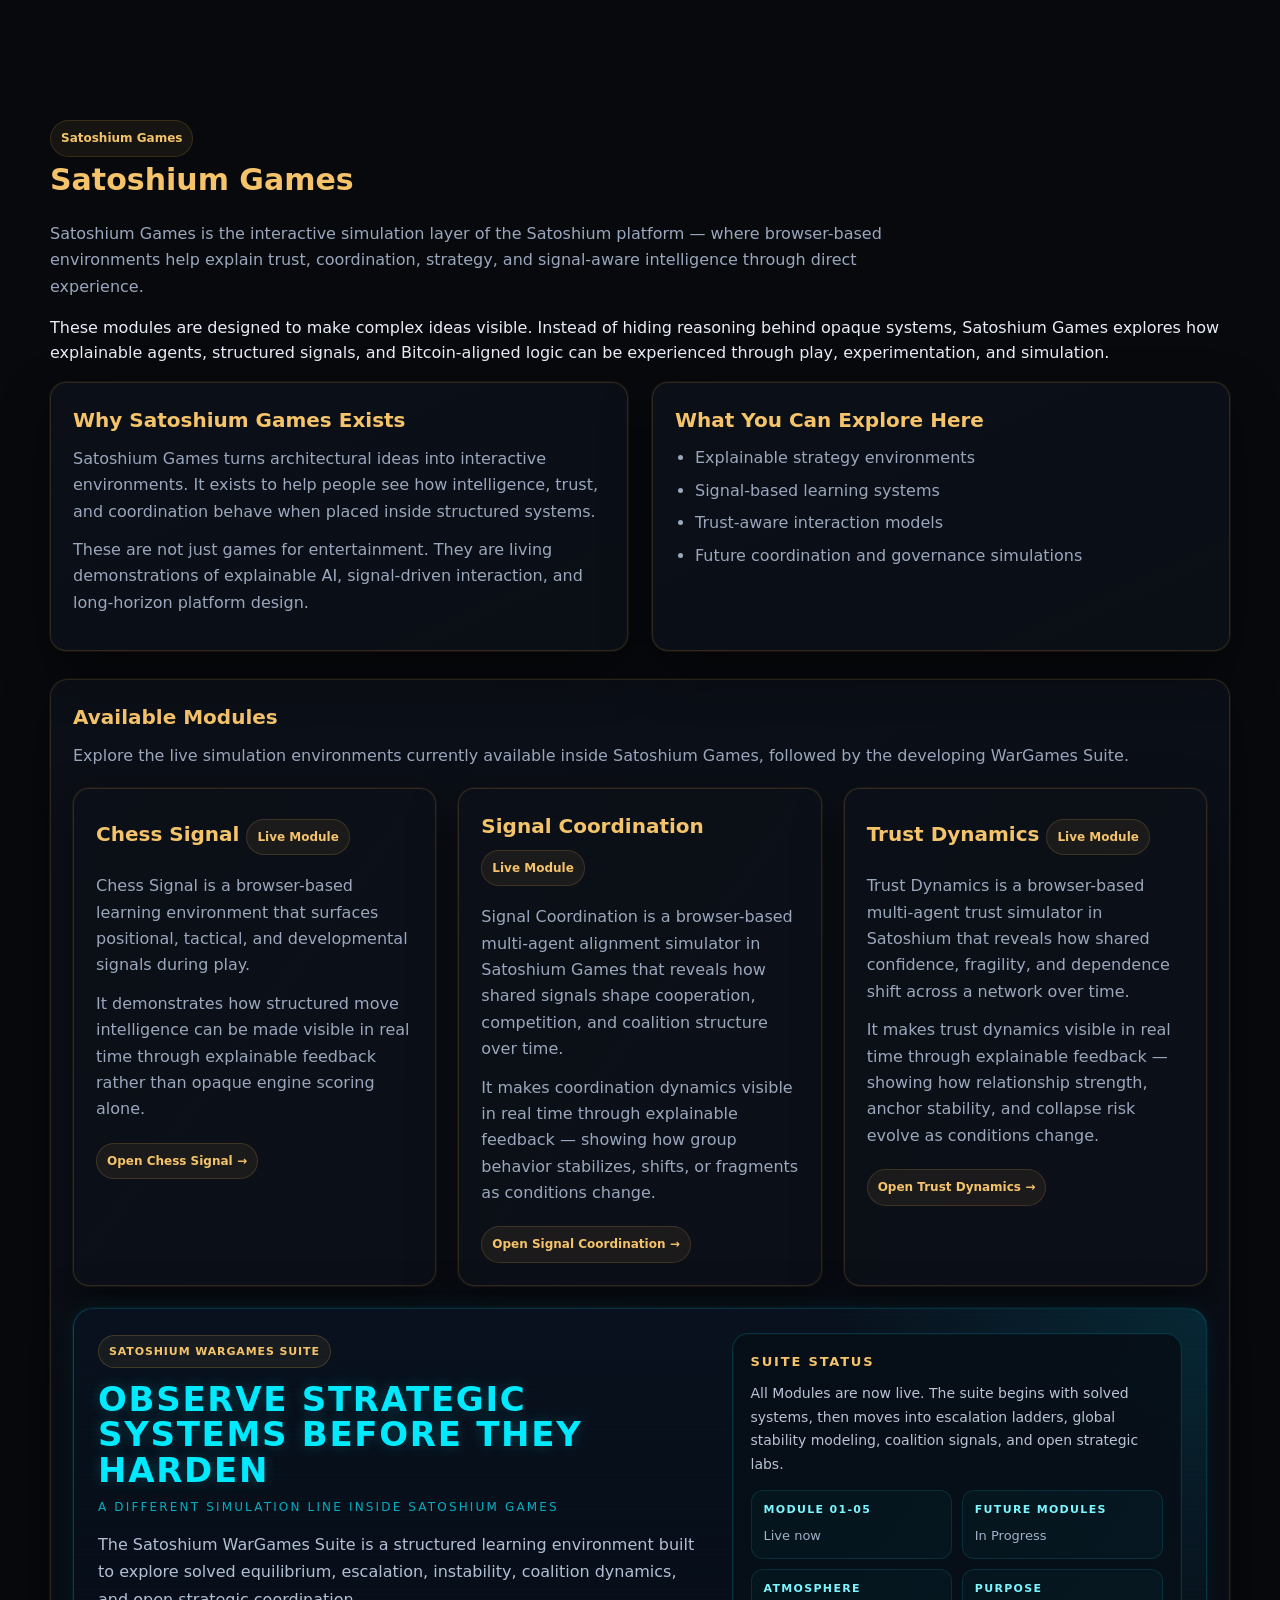
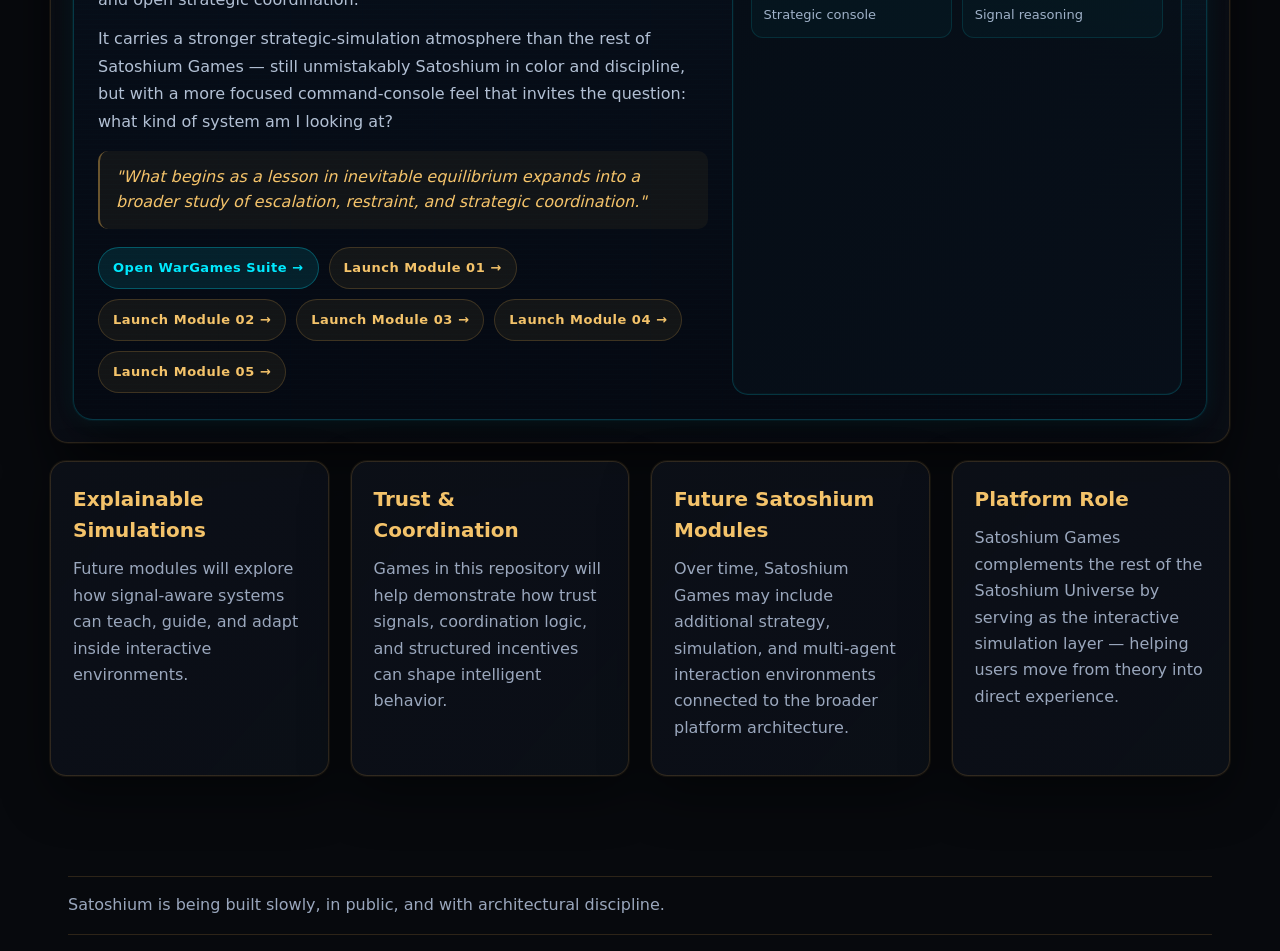
<file: index.html>
<!doctype html>
<html lang="en">
<head>
<meta charset="utf-8">
<meta name="viewport" content="width=device-width,initial-scale=1">
<link rel="icon" type="image/svg+xml" href="/assets/favicon.svg">
<meta name="theme-color" content="#FF2BD6">
 
<title>Satoshium Games</title>
 
<!-- TIER 3 — SEO: meta description -->
<meta name="description" content="Satoshium Games — the interactive simulation layer of the Satoshium platform. Browser-based environments for exploring trust, coordination, strategy, and signal-aware intelligence through play.">
 
<!-- TIER 3 — SEO: Open Graph -->
<meta property="og:title" content="Satoshium Games">
<meta property="og:description" content="The interactive simulation layer of the Satoshium platform — browser-based environments for trust, coordination, strategy, and signal-aware intelligence.">
<meta property="og:type" content="website">
<meta property="og:url" content="https://satoshium.games/">
<meta property="og:image" content="https://satoshium.ai/assets/og-games.png">
<meta property="og:site_name" content="Satoshium Games">
<meta property="og:locale" content="en_US">
 
<!-- TIER 3 — SEO: Twitter Card -->
<meta name="twitter:card" content="summary_large_image">
<meta name="twitter:title" content="Satoshium Games">
<meta name="twitter:description" content="Interactive simulation layer — trust, coordination, strategy, and signal-aware intelligence through play.">
<meta name="twitter:image" content="https://satoshium.ai/assets/og-games.png">
<meta name="twitter:site" content="@SatoshiumAI">
 
<!-- TIER 3 — SEO: canonical URL -->
<link rel="canonical" href="https://satoshium.games/">
 
<!-- TIER 3 — PERFORMANCE: preconnect + dns-prefetch for external origins -->
<link rel="preconnect" href="https://satoshium.link" crossorigin>
<link rel="dns-prefetch" href="https://satoshium.link">
<link rel="dns-prefetch" href="https://static.cloudflareinsights.com">
 
<style>
:root{
  --card-wm: url('https://satoshium.link/assets/seal.png');
  --bg:#07090d;
  --panel:#0c1018;
  --text:#e8edf7;
  --muted:#9aa7bd;
  --gold:#d6a34a;
  --gold2:#f4c36a;
  --line:rgba(214,163,74,.18);
 
  --cyan:#00eaff;
  --cyan2:#7cf6ff;
  --cyan-line:rgba(0,234,255,.18);
  --cyan-line-strong:rgba(0,234,255,.28);
  --cyan-glow:rgba(0,234,255,.12);
 
  --war-bg1:#050912;
  --war-bg2:#08111d;
  --war-panel:rgba(7,15,24,.95);
  --war-line:rgba(0,234,255,.18);
  --war-gold:rgba(214,163,74,.22);
}
*{box-sizing:border-box}
html,body{
  margin:0;
  padding:0;
  background:var(--bg);
  color:var(--text);
  font-family:system-ui,-apple-system,Segoe UI,Roboto,Arial,sans-serif;
  line-height:1.55;
  /* TIER 3 — UX: smooth scroll for in-page anchors */
  scroll-behavior:smooth;
}
body{padding-top:80px}
 
/* TIER 3 — ACCESSIBILITY: visible keyboard focus ring */
:focus-visible{
  outline:2px solid var(--gold2);
  outline-offset:3px;
}
 
.wrap{max-width:1180px;margin:0 auto;padding:0 18px}
.wrap.content{
  opacity:0;
  transform:translateY(6px);
  animation:pageEnter .28s cubic-bezier(.22,.61,.36,1) forwards;
}
@keyframes pageEnter{
  to{opacity:1;transform:translateY(0)}
}
.content{padding:40px 0 60px}
h1{font-size:30px;color:var(--gold2);margin:0 0 10px}
h2{font-size:20px;color:var(--gold2);margin:0 0 10px}
h3{font-size:18px;margin:0 0 10px}
.muted{color:var(--muted)}
.pill{
  display:inline-flex;
  align-items:center;
  gap:8px;
  padding:8px 10px;
  border:1px solid var(--line);
  border-radius:999px;
  background:rgba(214,163,74,.08);
  color:var(--gold2);
  font-size:12px;
  font-weight:700;
  text-decoration:none;
}
.section-card{
  margin-top:28px;
  background:linear-gradient(to bottom right, rgba(12,16,24,.94), rgba(12,16,24,.88));
  border:1px solid var(--line);
  border-radius:18px;
  padding:22px;
  box-shadow:0 0 0 1px rgba(214,163,74,.08),0 20px 50px rgba(0,0,0,.45);
}
.grid{
  display:grid;
  grid-template-columns:repeat(auto-fit,minmax(260px,1fr));
  gap:22px;
  margin-top:18px;
}
.games-intro-grid{
  display:grid;
  grid-template-columns:repeat(auto-fit,minmax(320px,1fr));
  gap:24px;
}
.modules-grid-3{
  display:grid;
  grid-template-columns:repeat(3,minmax(0,1fr));
  gap:22px;
  margin-top:18px;
}
.card{
  position:relative;
  overflow:hidden;
  background:linear-gradient(to bottom right, rgba(12,16,24,.94), rgba(12,16,24,.88));
  border:1px solid var(--line);
  border-radius:16px;
  padding:22px;
  box-shadow:0 0 0 1px rgba(214,163,74,.08),0 20px 50px rgba(0,0,0,.45);
  transition:transform .15s ease, box-shadow .15s ease;
}
.card:hover{
  transform:translateY(-4px);
  box-shadow:0 0 0 1px rgba(214,163,74,.12),0 24px 60px rgba(0,0,0,.55);
}
.card::before{
  content:"";
  position:absolute;
  inset:-60px;
  background-image:var(--card-wm);
  background-repeat:no-repeat;
  background-size:min(720px,70vw);
  background-position:right -140px center;
  opacity:.03;
  filter:blur(1px);
  pointer-events:none;
  z-index:0;
}
/* TIER 3 — CSS: z-index lift so card content renders above ::before watermark */
.card > *{position:relative;z-index:1}
.card p{color:var(--muted);margin:0 0 12px;line-height:1.65}
.card .pill{margin-top:8px}
.hero-note{margin-top:18px;max-width:860px;line-height:1.65}
.reflection{margin:40px auto 0;color:var(--muted)}
hr{border:none;border-top:1px solid rgba(214,163,74,.18);margin:16px 0}
ul{
  margin:0;
  padding-left:20px;
  color:var(--muted);
}
li{margin-bottom:8px}
.button{
  display:inline-block;
  margin-top:10px;
  padding:10px 14px;
  border:1px solid var(--line);
  border-radius:999px;
  background:rgba(214,163,74,.08);
  color:var(--gold2);
  font-size:13px;
  font-weight:700;
  text-decoration:none;
}
.button:hover{
  background:rgba(214,163,74,.14);
}
 
/* ===== WarGames Suite row ===== */
.wargames-row{
  margin-top:22px;
  position:relative;
  overflow:hidden;
  border-radius:20px;
  padding:24px;
  background:
    radial-gradient(circle at top right, rgba(0,234,255,.10), transparent 28%),
    linear-gradient(180deg, var(--war-bg2) 0%, var(--war-bg1) 100%);
  border:1px solid var(--cyan-line);
  box-shadow:
    0 0 0 1px rgba(0,234,255,.05),
    0 0 22px rgba(0,234,255,.08),
    0 24px 60px rgba(0,0,0,.52);
}
.wargames-row::before{
  content:"";
  position:absolute;
  inset:0;
  background:
    repeating-linear-gradient(
      to bottom,
      rgba(0,234,255,.024) 0px,
      rgba(0,234,255,.024) 1px,
      transparent 1px,
      transparent 5px
    );
  opacity:.38;
  pointer-events:none;
}
.wargames-row::after{
  content:"";
  position:absolute;
  inset:0;
  background:
    linear-gradient(to right, rgba(0,234,255,.03) 1px, transparent 1px),
    linear-gradient(to bottom, rgba(0,234,255,.02) 1px, transparent 1px);
  background-size:72px 72px;
  opacity:.14;
  pointer-events:none;
}
 
.wargames-inner{
  position:relative;
  z-index:1;
  display:grid;
  grid-template-columns:1.15fr .85fr;
  gap:24px;
  align-items:stretch;
}
 
.wargames-copy{
  padding:2px 0;
}
 
.wargames-kicker{
  display:inline-flex;
  align-items:center;
  gap:8px;
  padding:7px 10px;
  border:1px solid var(--war-gold);
  border-radius:999px;
  background:rgba(214,163,74,.08);
  color:var(--gold2);
  font-size:11px;
  font-weight:700;
  letter-spacing:.08em;
  text-transform:uppercase;
  margin-bottom:14px;
}
 
.wargames-title{
  margin:0 0 10px;
  color:var(--cyan);
  font-size:34px;
  line-height:1.04;
  letter-spacing:.05em;
  text-transform:uppercase;
  text-shadow:0 0 14px rgba(0,234,255,.22);
}
 
.wargames-subtitle{
  margin:0 0 14px;
  color:rgba(0,234,255,.72);
  font-size:12px;
  letter-spacing:.18em;
  text-transform:uppercase;
}
 
.wargames-copy p{
  color:#b2c0d4;
  margin:0 0 12px;
  line-height:1.72;
  max-width:720px;
}
 
.wargames-quote{
  margin-top:16px;
  padding:14px 16px;
  border-left:2px solid rgba(214,163,74,.45);
  background:rgba(214,163,74,.06);
  border-radius:10px;
  color:var(--gold2);
  font-style:italic;
}
 
.wargames-side{
  background:linear-gradient(to bottom right, rgba(6,14,22,.96), rgba(8,16,26,.92));
  border:1px solid var(--cyan-line);
  border-radius:16px;
  padding:18px;
  box-shadow:inset 0 0 0 1px rgba(0,234,255,.03);
}
 
.wargames-side h3{
  color:var(--gold2);
  font-size:13px;
  letter-spacing:.14em;
  text-transform:uppercase;
  margin:0 0 10px;
}
 
.wargames-side p{
  color:#b8c4d6;
  margin:0 0 12px;
  line-height:1.68;
  font-size:14px;
}
 
.wargames-status-grid{
  display:grid;
  grid-template-columns:repeat(2,minmax(0,1fr));
  gap:10px;
  margin-top:14px;
}
 
.wargames-status{
  border:1px solid rgba(0,234,255,.12);
  border-radius:12px;
  padding:10px 12px;
  background:rgba(0,234,255,.03);
}
 
.wargames-status strong{
  display:block;
  color:var(--cyan2);
  font-size:11px;
  letter-spacing:.12em;
  text-transform:uppercase;
  margin-bottom:5px;
}
 
.wargames-status span{
  color:#9fb1c8;
  font-size:13px;
}
 
.wargames-actions{
  display:flex;
  flex-wrap:wrap;
  gap:10px;
  margin-top:18px;
}
 
.wargames-button{
  display:inline-flex;
  align-items:center;
  gap:8px;
  padding:10px 14px;
  border-radius:999px;
  text-decoration:none;
  font-size:13px;
  font-weight:700;
  letter-spacing:.04em;
}
 
.wargames-button.primary{
  border:1px solid var(--cyan-line-strong);
  background:rgba(0,234,255,.10);
  color:var(--cyan);
}
 
.wargames-button.primary:hover{
  background:rgba(0,234,255,.14);
}
 
.wargames-button.secondary{
  border:1px solid rgba(214,163,74,.22);
  background:rgba(214,163,74,.07);
  color:var(--gold2);
}
 
.wargames-button.secondary:hover{
  background:rgba(214,163,74,.11);
}
 
.section-subnote{
  color:var(--muted);
  margin-top:6px;
  line-height:1.65;
}
 
@media (max-width:980px){
  .modules-grid-3{
    grid-template-columns:1fr;
  }
  .wargames-inner{
    grid-template-columns:1fr;
  }
}
 
@media (max-width:640px){
  .wargames-title{font-size:28px}
}
 
/* TIER 3 — ACCESSIBILITY: reduced-motion guard */
@media (prefers-reduced-motion:reduce){
  html,body{
    scroll-behavior:auto;
  }
 
  .wrap.content{
    animation:none;
    opacity:1;
    transform:none;
  }
 
  .card{
    transition:none;
  }
 
  .card:hover{
    transform:none;
  }
}
</style>
</head>
<body id="top">
<div id="topbar-slot" data-topbar="universe"></div>
<script src="https://satoshium.link/components/topbar-loader.js"></script>
 
<!-- TIER 3 — ACCESSIBILITY: id="main-content" for landmark targeting -->
<main id="main-content" class="wrap content">
  <div class="pill">Satoshium Games</div>
  <h1>Satoshium Games</h1>
  <p class="muted hero-note">
    Satoshium Games is the interactive simulation layer of the Satoshium platform — where browser-based environments help explain trust, coordination, strategy, and signal-aware intelligence through direct experience.
  </p>
  <p>
    These modules are designed to make complex ideas visible. Instead of hiding reasoning behind opaque systems, Satoshium Games explores how explainable agents, structured signals, and Bitcoin-aligned logic can be experienced through play, experimentation, and simulation.
  </p>
 
  <div class="games-intro-grid">
 
    <div class="card" aria-labelledby="heading-why">
      <h2 id="heading-why">Why Satoshium Games Exists</h2>
      <p>
        Satoshium Games turns architectural ideas into interactive environments. It exists to help people see how intelligence, trust, and coordination behave when placed inside structured systems.
      </p>
      <p>
        These are not just games for entertainment. They are living demonstrations of explainable AI, signal-driven interaction, and long-horizon platform design.
      </p>
    </div>
 
    <div class="card" aria-labelledby="heading-explore">
      <h2 id="heading-explore">What You Can Explore Here</h2>
      <ul>
        <li>Explainable strategy environments</li>
        <li>Signal-based learning systems</li>
        <li>Trust-aware interaction models</li>
        <li>Future coordination and governance simulations</li>
      </ul>
    </div>
 
  </div>
 
  <section class="section-card" style="--card-wm:url('https://satoshium.link/assets/seal.png');" aria-labelledby="heading-modules">
    <h2 id="heading-modules">Available Modules</h2>
    <p class="section-subnote">
      Explore the live simulation environments currently available inside Satoshium Games, followed by the developing WarGames Suite.
    </p>
 
    <div class="modules-grid-3">
 
      <div class="card" style="--card-wm:url('https://satoshium.link/assets/seal.png');" aria-labelledby="heading-chess">
        <h2 id="heading-chess">Chess Signal <span class="pill" style="margin-bottom:8px;">Live Module</span></h2>
        <p>
          Chess Signal is a browser-based learning environment that surfaces positional, tactical, and developmental signals during play.
        </p>
        <p>
          It demonstrates how structured move intelligence can be made visible in real time through explainable feedback rather than opaque engine scoring alone.
        </p>
        <a href="./apps/chess-signal/" class="pill">Open Chess Signal →</a>
      </div>
 
      <div class="card" style="--card-wm:url('https://satoshium.link/assets/seal.png');" aria-labelledby="heading-signal">
        <h2 id="heading-signal">Signal Coordination <span class="pill" style="margin-bottom:8px;">Live Module</span></h2>
        <p>
          Signal Coordination is a browser-based multi-agent alignment simulator in Satoshium Games that reveals how shared signals shape cooperation, competition, and coalition structure over time.
        </p>
        <p>
          It makes coordination dynamics visible in real time through explainable feedback — showing how group behavior stabilizes, shifts, or fragments as conditions change.
        </p>
        <a href="./apps/signal-coordination/" class="pill">Open Signal Coordination →</a>
      </div>
 
      <div class="card" style="--card-wm:url('https://satoshium.link/assets/seal.png');" aria-labelledby="heading-trust">
        <h2 id="heading-trust">Trust Dynamics <span class="pill" style="margin-bottom:8px;">Live Module</span></h2>
        <p>
          Trust Dynamics is a browser-based multi-agent trust simulator in Satoshium that reveals how shared confidence, fragility, and dependence shift across a network over time.
        </p>
        <p>
          It makes trust dynamics visible in real time through explainable feedback — showing how relationship strength, anchor stability, and collapse risk evolve as conditions change.
        </p>
        <a href="./apps/trust-dynamics/" class="pill">Open Trust Dynamics →</a>
      </div>
 
    </div>
 
    <div class="wargames-row" aria-labelledby="heading-wargames">
      <div class="wargames-inner">
 
        <div class="wargames-copy">
          <div class="wargames-kicker">Satoshium WarGames Suite</div>
          <h2 id="heading-wargames" class="wargames-title">Observe strategic systems before they harden</h2>
          <div class="wargames-subtitle">A different simulation line inside Satoshium Games</div>
          <p>
            The Satoshium WarGames Suite is a structured learning environment built to explore solved equilibrium, escalation, instability, coalition dynamics, and open strategic coordination.
          </p>
          <p>
            It carries a stronger strategic-simulation atmosphere than the rest of Satoshium Games — still unmistakably Satoshium in color and discipline, but with a more focused command-console feel that invites the question: what kind of system am I looking at?
          </p>
          <div class="wargames-quote">
            "What begins as a lesson in inevitable equilibrium expands into a broader study of escalation, restraint, and strategic coordination."
          </div>
 
          <div class="wargames-actions">
            <a href="./apps/wargames-suite/" class="wargames-button primary">Open WarGames Suite →</a>
            <a href="https://satoshium.games/apps/wargames-suite/tic-tac-toe-signal/" class="wargames-button secondary">Launch Module 01 →</a>
            <a href="https://satoshium.games/apps/wargames-suite/escalation-ladder/" class="wargames-button secondary">Launch Module 02 →</a>
            <a href="https://satoshium.games/apps/wargames-suite/global-stability/" class="wargames-button secondary">Launch Module 03 →</a>
            <a href="https://satoshium.games/apps/wargames-suite/coalition-signals/" class="wargames-button secondary">Launch Module 04 →</a>
            <a href="https://satoshium.games/apps/wargames-suite/strategic-signal-lab/" class="wargames-button secondary">Launch Module 05 →</a>
          </div>
        </div>
 
        <aside class="wargames-side">
          <h3>Suite Status</h3>
          <p>
            All Modules are now live. The suite begins with solved systems, then moves into escalation ladders, global stability modeling, coalition signals, and open strategic labs.
          </p>
          <div class="wargames-status-grid">
            <div class="wargames-status">
              <strong>Module 01-05</strong>
              <span>Live now</span>
            </div>
            <div class="wargames-status">
              <strong>Future Modules</strong>
              <span>In Progress</span>
            </div>
            <div class="wargames-status">
              <strong>Atmosphere</strong>
              <span>Strategic console</span>
            </div>
            <div class="wargames-status">
              <strong>Purpose</strong>
              <span>Signal reasoning</span>
            </div>
          </div>
        </aside>
 
      </div>
    </div>
 
  </section>
 
  <section aria-labelledby="heading-future-section">
    <h2 id="heading-future-section" class="sr-only">Future Directions</h2>
    <div class="grid">
 
      <div class="card" style="--card-wm:url('https://satoshium.link/assets/seal.png');" aria-labelledby="heading-explain">
        <h2 id="heading-explain">Explainable Simulations</h2>
        <p>
          Future modules will explore how signal-aware systems can teach, guide, and adapt inside interactive environments.
        </p>
      </div>
 
      <div class="card" style="--card-wm:url('https://satoshium.link/assets/seal.png');" aria-labelledby="heading-trustcoord">
        <h2 id="heading-trustcoord">Trust &amp; Coordination</h2>
        <p>
          Games in this repository will help demonstrate how trust signals, coordination logic, and structured incentives can shape intelligent behavior.
        </p>
      </div>
 
      <div class="card" style="--card-wm:url('https://satoshium.link/assets/seal.png');" aria-labelledby="heading-futuremod">
        <h2 id="heading-futuremod">Future Satoshium Modules</h2>
        <p>
          Over time, Satoshium Games may include additional strategy, simulation, and multi-agent interaction environments connected to the broader platform architecture.
        </p>
      </div>
 
      <div class="card" style="--card-wm:url('https://satoshium.link/assets/seal.png');" aria-labelledby="heading-role">
        <h2 id="heading-role">Platform Role</h2>
        <p>
          Satoshium Games complements the rest of the Satoshium Universe by serving as the interactive simulation layer — helping users move from theory into direct experience.
        </p>
      </div>
 
    </div>
  </section>
</main>
 
<div class="wrap reflection">
  <hr>
  <div id="random-saying" class="muted" style="margin-bottom:14px; max-width:760px;">
    Satoshium is being built slowly, in public, and with architectural discipline.
  </div>
  <hr>
  <div id="footer-container"></div>
</div>
 
<script src="https://satoshium.link/assets/sayings.js"></script>
<script>
fetch("https://satoshium.link/components/footer.html")
  .then(response => response.text())
  .then(data => {
    document.getElementById("footer-container").innerHTML = data;
  });
</script>
<!-- Cloudflare Web Analytics --><script defer src='https://static.cloudflareinsights.com/beacon.min.js' data-cf-beacon='{"token": "1183478d1adc4f7ab3d63ff8cfaf459b"}'></script><!-- End Cloudflare Web Analytics -->
 
<!-- TIER 3 — ACCESSIBILITY: screen-reader-only utility (for hidden section heading) -->
<style>.sr-only{position:absolute;width:1px;height:1px;padding:0;margin:-1px;overflow:hidden;clip:rect(0,0,0,0);white-space:nowrap;border:0}</style>
</body>
</html>
</file>
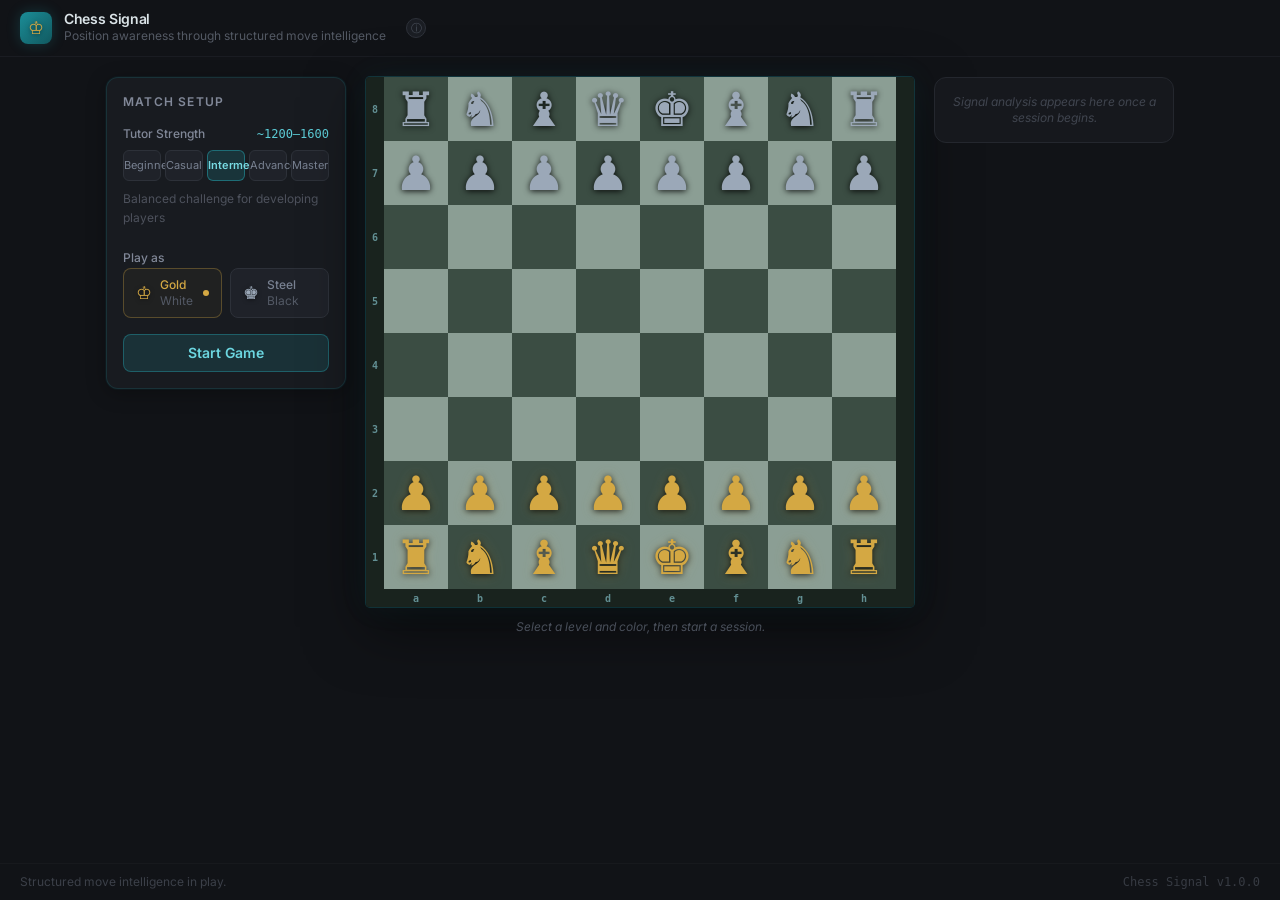
<file: apps/chess-signal/index.html>
<!DOCTYPE html>
<html lang="en">
  <head>
    <meta charset="UTF-8" />
    <meta name="viewport" content="width=device-width, initial-scale=1.0, maximum-scale=1" />
    <title>Chess Signal | Satoshium Games</title>
 
    <!-- TIER 3 — SEO: meta description -->
    <meta name="description" content="Chess Signal — a chess experience within the Satoshium Games ecosystem. Strategy, pattern recognition, and signal-based reasoning on the board.">
 
    <!-- TIER 3 — SEO: Open Graph -->
    <meta property="og:title" content="Chess Signal | Satoshium Games">
    <meta property="og:description" content="A chess experience within the Satoshium Games ecosystem — strategy, pattern recognition, and signal-based reasoning.">
    <meta property="og:type" content="website">
    <meta property="og:url" content="https://satoshium.games/apps/chess-signal/">
    <meta property="og:image" content="https://satoshium.ai/assets/og-chess-signal.png">
    <meta property="og:site_name" content="Satoshium Games">
    <meta property="og:locale" content="en_US">
 
    <!-- TIER 3 — SEO: Twitter Card -->
    <meta name="twitter:card" content="summary_large_image">
    <meta name="twitter:title" content="Chess Signal | Satoshium Games">
    <meta name="twitter:description" content="A chess experience within the Satoshium Games ecosystem — strategy, pattern recognition, and signal-based reasoning.">
    <meta name="twitter:image" content="https://satoshium.ai/assets/og-chess-signal.png">
    <meta name="twitter:site" content="@SatoshiumAI">
 
    <!-- TIER 3 — SEO: canonical URL -->
    <link rel="canonical" href="https://satoshium.games/apps/chess-signal/">
 
    <!-- TIER 3 — THEME: consistent branding -->
    <meta name="theme-color" content="#9b6cff">
 
    <link rel="icon" type="image/svg+xml" href="/apps/chess-signal/favicon.svg" />
    <link rel="preconnect" href="https://fonts.googleapis.com">
    <link rel="preconnect" href="https://fonts.gstatic.com" crossorigin>
    <!-- TIER 3 — PERFORMANCE: dns-prefetch fallback for older browsers -->
    <link rel="dns-prefetch" href="https://fonts.googleapis.com">
    <link rel="dns-prefetch" href="https://fonts.gstatic.com">
    <link href="https://fonts.googleapis.com/css2?family=Inter:wght@400;500;600;700&display=swap" rel="stylesheet">
    <script type="module" crossorigin src="/apps/chess-signal/assets/index-BQJP9rz3.js"></script>
    <link rel="stylesheet" crossorigin href="/apps/chess-signal/assets/index-D4Z6Ooyj.css">
  </head>
  <body>
    <div id="root"></div>
    <!-- TIER 3 — ACCESSIBILITY: noscript fallback for JS-dependent app -->
    <noscript>
      <p style="color:#e8edf7;background:#07090d;padding:40px;font-family:system-ui,sans-serif;text-align:center;">
        Chess Signal requires JavaScript to run. Please enable JavaScript in your browser settings.
      </p>
    </noscript>
  </body>
</html>
</file>
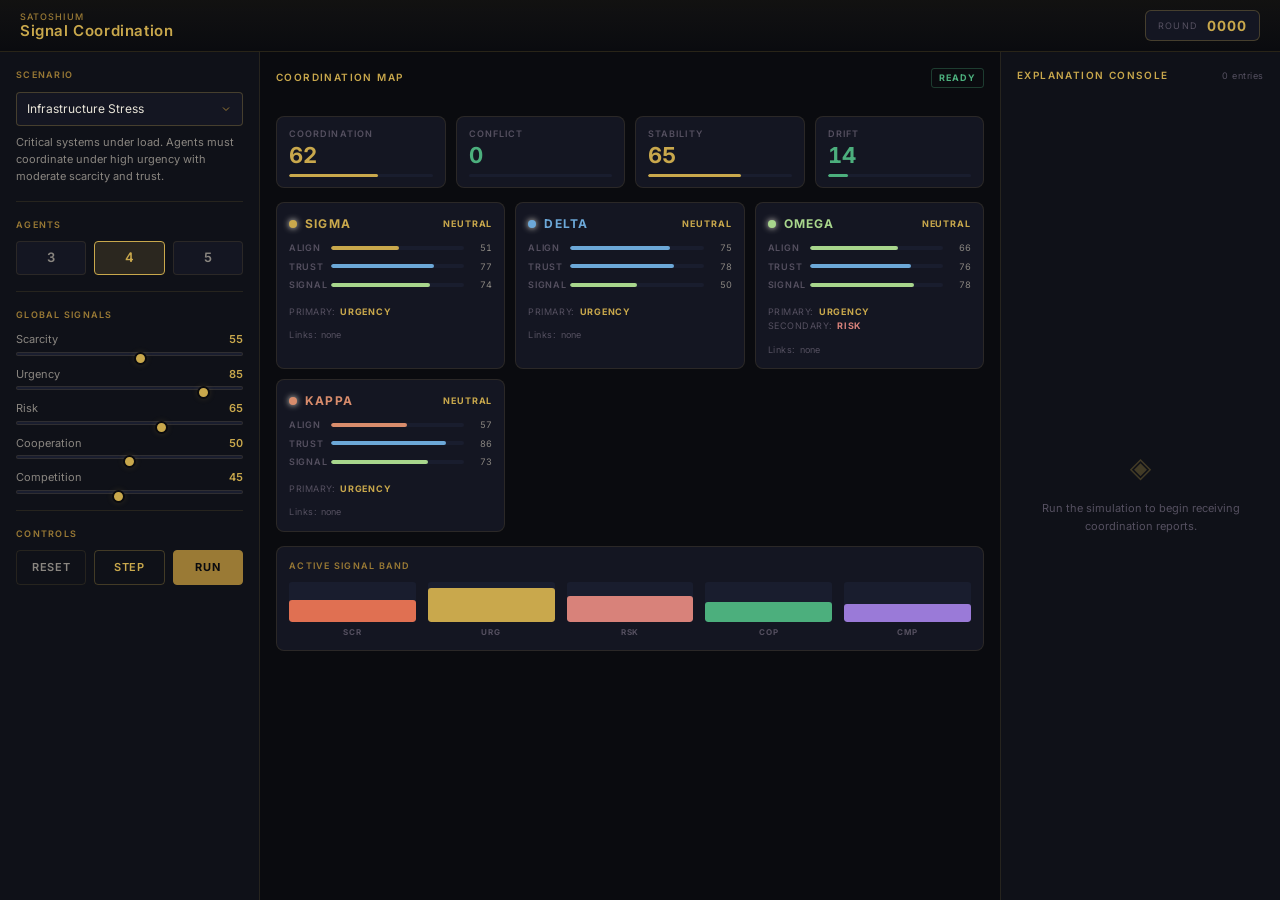
<file: apps/signal-coordination/index.html>
<!DOCTYPE html>
<html lang="en">
  <head>
    <meta charset="UTF-8" />
    <meta name="viewport" content="width=device-width, initial-scale=1.0, maximum-scale=1" />
    <title>Signal Coordination | Satoshium Games</title>
 
    <!-- TIER 3 — SEO: meta description -->
    <meta name="description" content="Signal Coordination — a strategic coordination game within the Satoshium Games ecosystem. Signal routing, decision logic, and structured coordination mechanics.">
 
    <!-- TIER 3 — SEO: Open Graph -->
    <meta property="og:title" content="Signal Coordination | Satoshium Games">
    <meta property="og:description" content="A strategic coordination game within the Satoshium Games ecosystem — signal routing, decision logic, and structured coordination.">
    <meta property="og:type" content="website">
    <meta property="og:url" content="https://satoshium.games/apps/signal-coordination/">
    <meta property="og:image" content="https://satoshium.ai/assets/og-signal-coordination.png">
    <meta property="og:site_name" content="Satoshium Games">
    <meta property="og:locale" content="en_US">
 
    <!-- TIER 3 — SEO: Twitter Card -->
    <meta name="twitter:card" content="summary_large_image">
    <meta name="twitter:title" content="Signal Coordination | Satoshium Games">
    <meta name="twitter:description" content="A strategic coordination game within the Satoshium Games ecosystem — signal routing, decision logic, and structured coordination.">
    <meta name="twitter:image" content="https://satoshium.ai/assets/og-signal-coordination.png">
    <meta name="twitter:site" content="@SatoshiumAI">
 
    <!-- TIER 3 — SEO: canonical URL -->
    <link rel="canonical" href="https://satoshium.games/apps/signal-coordination/">
 
    <!-- TIER 3 — THEME: consistent branding -->
    <meta name="theme-color" content="#9b6cff">
 
    <link rel="icon" type="image/svg+xml" href="/apps/signal-coordination/favicon.svg" />
    <link rel="preconnect" href="https://fonts.googleapis.com">
    <link rel="preconnect" href="https://fonts.gstatic.com" crossorigin>
    <!-- TIER 3 — PERFORMANCE: dns-prefetch fallback for older browsers -->
    <link rel="dns-prefetch" href="https://fonts.googleapis.com">
    <link rel="dns-prefetch" href="https://fonts.gstatic.com">
    <link href="https://fonts.googleapis.com/css2?family=Inter:wght@400;500;600;700&display=swap" rel="stylesheet">
    <script type="module" crossorigin src="/apps/signal-coordination/assets/index-BtEACQA9.js"></script>
    <link rel="stylesheet" crossorigin href="/apps/signal-coordination/assets/index-ugym9Erm.css">
  </head>
  <body>
    <div id="root"></div>
    <!-- TIER 3 — ACCESSIBILITY: noscript fallback for JS-dependent app -->
    <noscript>
      <p style="color:#e8edf7;background:#07090d;padding:40px;font-family:system-ui,sans-serif;text-align:center;">
        Signal Coordination requires JavaScript to run. Please enable JavaScript in your browser settings.
      </p>
    </noscript>
  </body>
</html>
</file>
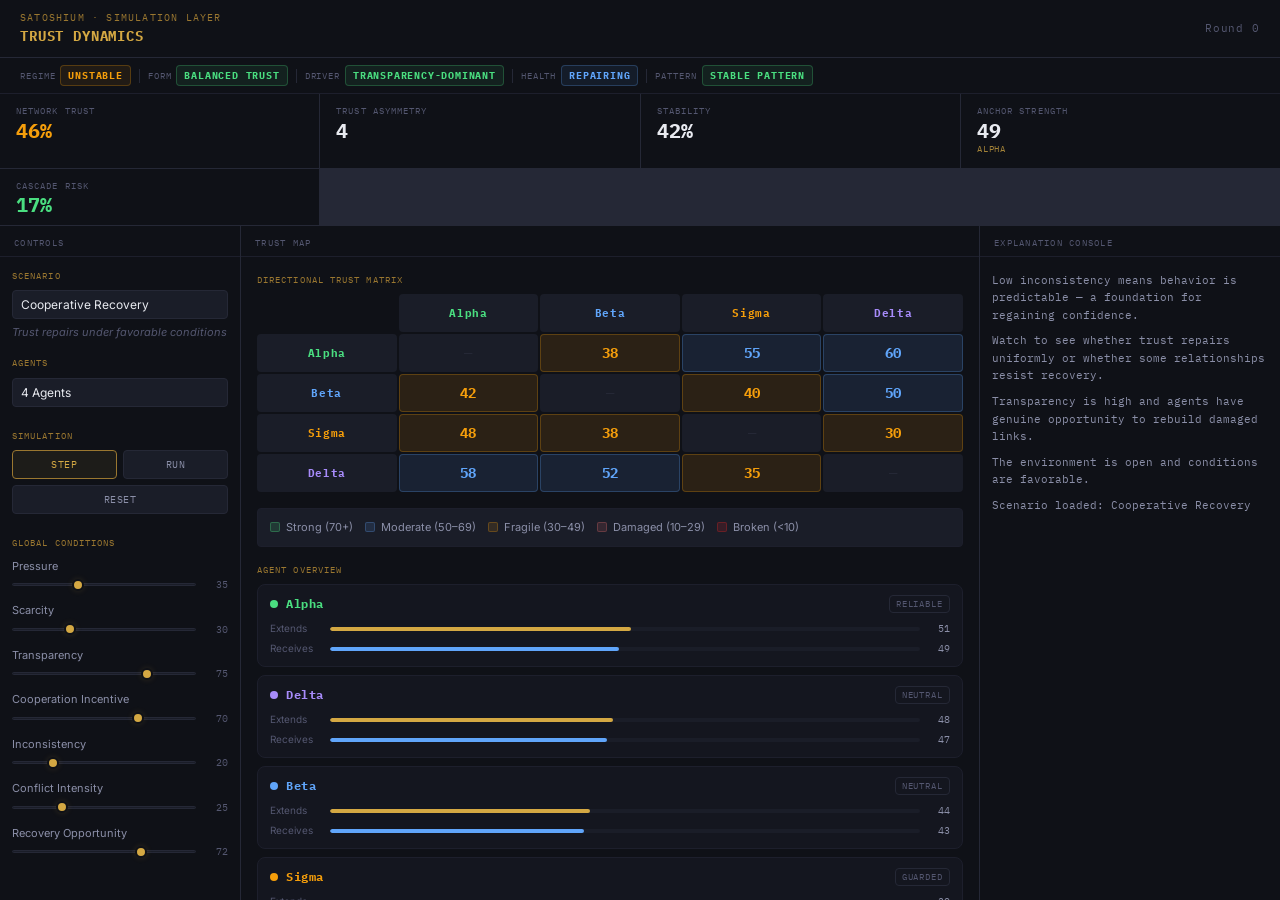
<file: apps/trust-dynamics/index.html>
<!DOCTYPE html>
<html lang="en">
<head>
  <meta charset="UTF-8">
  <meta name="viewport" content="width=device-width, initial-scale=1.0">
  <title>Trust Dynamics — Satoshium Games</title>
  <meta name="description" content="Multi-agent trust interaction modeling. Observe how trust forms, decays, stabilizes, fractures, repairs, and cascades across a group of agents.">
  <link rel="icon" href="./favicon.svg" type="image/svg+xml">
 
  <!-- TIER 3 — SEO: Open Graph (completed — added missing url, site_name, locale; fixed relative image path) -->
  <meta property="og:title" content="Trust Dynamics — Satoshium Games">
  <meta property="og:description" content="Multi-agent trust interaction modeling simulation. Observe how trust forms, decays, stabilizes, fractures, repairs, and cascades.">
  <meta property="og:image" content="https://satoshium.games/apps/trust-dynamics/opengraph.jpg">
  <meta property="og:type" content="website">
  <meta property="og:url" content="https://satoshium.games/apps/trust-dynamics/">
  <meta property="og:site_name" content="Satoshium Games">
  <meta property="og:locale" content="en_US">
 
  <!-- TIER 3 — SEO: Twitter Card (was missing entirely) -->
  <meta name="twitter:card" content="summary_large_image">
  <meta name="twitter:title" content="Trust Dynamics — Satoshium Games">
  <meta name="twitter:description" content="Multi-agent trust interaction modeling. Observe how trust forms, decays, stabilizes, fractures, repairs, and cascades.">
  <meta name="twitter:image" content="https://satoshium.games/apps/trust-dynamics/opengraph.jpg">
  <meta name="twitter:site" content="@SatoshiumAI">
 
  <!-- TIER 3 — SEO: canonical URL -->
  <link rel="canonical" href="https://satoshium.games/apps/trust-dynamics/">
 
  <!-- TIER 3 — THEME: consistent branding -->
  <meta name="theme-color" content="#9b6cff">
 
  <!-- Google Fonts — monospace + sans pair -->
  <link rel="preconnect" href="https://fonts.googleapis.com">
  <link rel="preconnect" href="https://fonts.gstatic.com" crossorigin>
  <!-- TIER 3 — PERFORMANCE: dns-prefetch fallback for older browsers -->
  <link rel="dns-prefetch" href="https://fonts.googleapis.com">
  <link rel="dns-prefetch" href="https://fonts.gstatic.com">
  <link href="https://fonts.googleapis.com/css2?family=IBM+Plex+Mono:wght@400;600;700&family=Inter:wght@400;500;600&display=swap" rel="stylesheet">
 
  <link rel="stylesheet" href="./assets/styles.css">
</head>
<body>
<div id="app">
 
  <!-- ── Header ──────────────────────────────────────────────────────────── -->
  <header id="header">
    <div id="header-title">
      <div id="header-brand">Satoshium · Simulation Layer</div>
      <div id="header-app-name">Trust Dynamics</div>
    </div>
    <span id="round-counter">Round 0</span>
  </header>
 
  <!-- ── Diagnostics Bar ─────────────────────────────────────────────────── -->
  <div id="diagnostics-bar" role="status" aria-label="Simulation diagnostics">
    <div class="diag-group">
      <span class="diag-key">Regime</span>
      <span class="diag-label diag-neutral" id="diag-regime">—</span>
    </div>
    <div class="diag-sep"></div>
    <div class="diag-group">
      <span class="diag-key">Form</span>
      <span class="diag-label diag-neutral" id="diag-form">—</span>
    </div>
    <div class="diag-sep"></div>
    <div class="diag-group">
      <span class="diag-key">Driver</span>
      <span class="diag-label diag-neutral" id="diag-driver">—</span>
    </div>
    <div class="diag-sep"></div>
    <div class="diag-group">
      <span class="diag-key">Health</span>
      <span class="diag-label diag-neutral" id="diag-health">—</span>
    </div>
    <div class="diag-sep"></div>
    <div class="diag-group">
      <span class="diag-key">Pattern</span>
      <span class="diag-label diag-neutral" id="diag-temporal">—</span>
    </div>
  </div>
 
  <!-- ── Metrics Row ─────────────────────────────────────────────────────── -->
  <div id="metrics-row" aria-label="Simulation metrics">
    <div class="metric-card">
      <div class="metric-label">Network Trust</div>
      <div class="metric-value" id="metric-network-trust">—</div>
    </div>
    <div class="metric-card">
      <div class="metric-label">Trust Asymmetry</div>
      <div class="metric-value" id="metric-asymmetry">—</div>
    </div>
    <div class="metric-card">
      <div class="metric-label">Stability</div>
      <div class="metric-value" id="metric-stability">—</div>
    </div>
    <div class="metric-card">
      <div class="metric-label">Anchor Strength</div>
      <div class="metric-value" id="metric-anchor">—</div>
      <div class="metric-anchor-name" id="metric-anchor-name"></div>
      <div class="metric-anchor-fragility" id="metric-anchor-fragility"></div>
    </div>
    <div class="metric-card">
      <div class="metric-label">Cascade Risk</div>
      <div class="metric-value" id="metric-cascade">—</div>
    </div>
  </div>
 
  <!-- ── Main Three-Panel Area ───────────────────────────────────────────── -->
  <div id="main-area">
 
    <!-- LEFT — Controls -->
    <div class="panel" id="left-panel">
      <div class="panel-title">Controls</div>
      <div class="panel-body">
 
        <div class="control-section">
          <div class="control-section-title"><label for="scenario-select">Scenario</label></div>
          <select id="scenario-select"></select>
          <div class="scenario-tagline" id="scenario-tagline"></div>
        </div>
 
        <div class="control-section">
          <div class="control-section-title"><label for="agent-count-select">Agents</label></div>
          <select id="agent-count-select"></select>
        </div>
 
        <div class="control-section">
          <div class="control-section-title">Simulation</div>
          <div class="btn-row">
            <button class="btn btn-primary" id="btn-step">Step</button>
            <button class="btn" id="btn-run-pause">Run</button>
          </div>
          <button class="btn btn-full" id="btn-reset">Reset</button>
        </div>
 
        <div class="control-section">
          <div class="control-section-title">Global Conditions</div>
          <div id="conditions-sliders"></div>
        </div>
 
      </div>
    </div>
 
    <!-- CENTER — Trust Map -->
    <div class="panel" id="center-panel">
      <div class="panel-title">Trust Map</div>
      <div class="panel-body">
        <div class="center-section-title">Directional Trust Matrix</div>
        <div id="trust-matrix">
          <div style="color: var(--text-dim); font-family: var(--font-main); font-size: 11px; padding: 20px 0;">
            Loading simulation...
          </div>
        </div>
        <div class="center-section-title">Agent Overview</div>
        <div id="agent-summary"></div>
      </div>
    </div>
 
    <!-- RIGHT — Explanation Console -->
    <div class="panel" id="right-panel">
      <div class="panel-title">Explanation Console</div>
      <div class="panel-body" id="explanation-console" role="log" aria-live="polite">
        <div class="log-line log-header">— Initializing —</div>
        <div class="log-line">Trust Dynamics simulation ready.</div>
        <div class="log-line">Select a scenario and press Step or Run to begin.</div>
      </div>
    </div>
 
  </div><!-- /#main-area -->
</div><!-- /#app -->
 
<!-- TIER 3 — ACCESSIBILITY: noscript fallback for JS-dependent simulation -->
<noscript>
  <p style="color:#e8edf7;background:#07090d;padding:40px;font-family:system-ui,sans-serif;text-align:center;">
    Trust Dynamics requires JavaScript to run. Please enable JavaScript in your browser settings.
  </p>
</noscript>
 
<!-- Logic modules — order matters: dependencies first -->
<script src="./logic/agents.js"></script>
<script src="./logic/trust.js"></script>
<script src="./logic/scenarios.js"></script>
<script src="./logic/explanation.js"></script>
<script src="./logic/diagnostics.js"></script>
<script src="./logic/simulation.js"></script>
<script src="./logic/main.js"></script>
 
<!-- Update scenario tagline when selection changes -->
<script>
  document.addEventListener('DOMContentLoaded', () => {
    const select = document.getElementById('scenario-select');
    const tagline = document.getElementById('scenario-tagline');
 
    function updateTagline() {
      const scenario = SCENARIOS.find(s => s.id === select.value);
      if (tagline && scenario) tagline.textContent = scenario.tagline || '';
    }
 
    select?.addEventListener('change', updateTagline);
    // Set initial tagline after selectors are populated
    setTimeout(updateTagline, 50);
  });
</script>
</body>
</html>
</file>
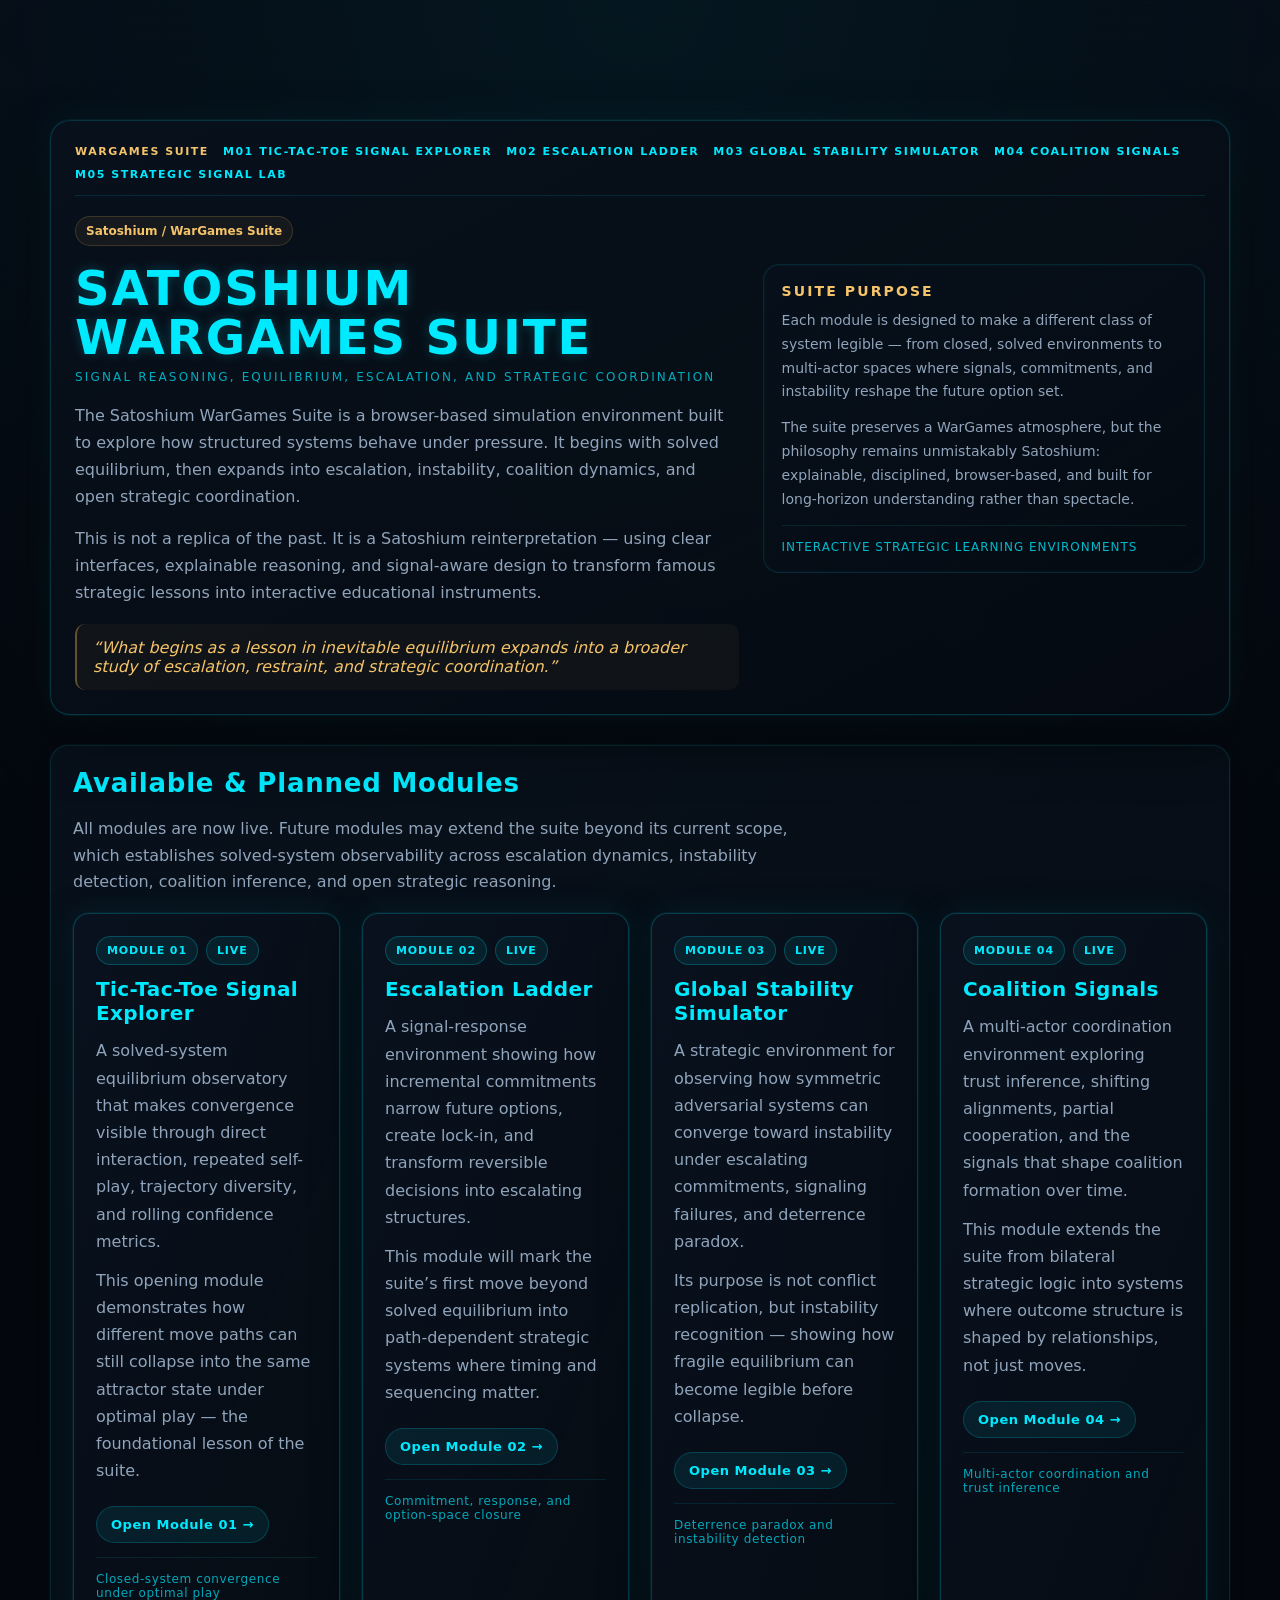
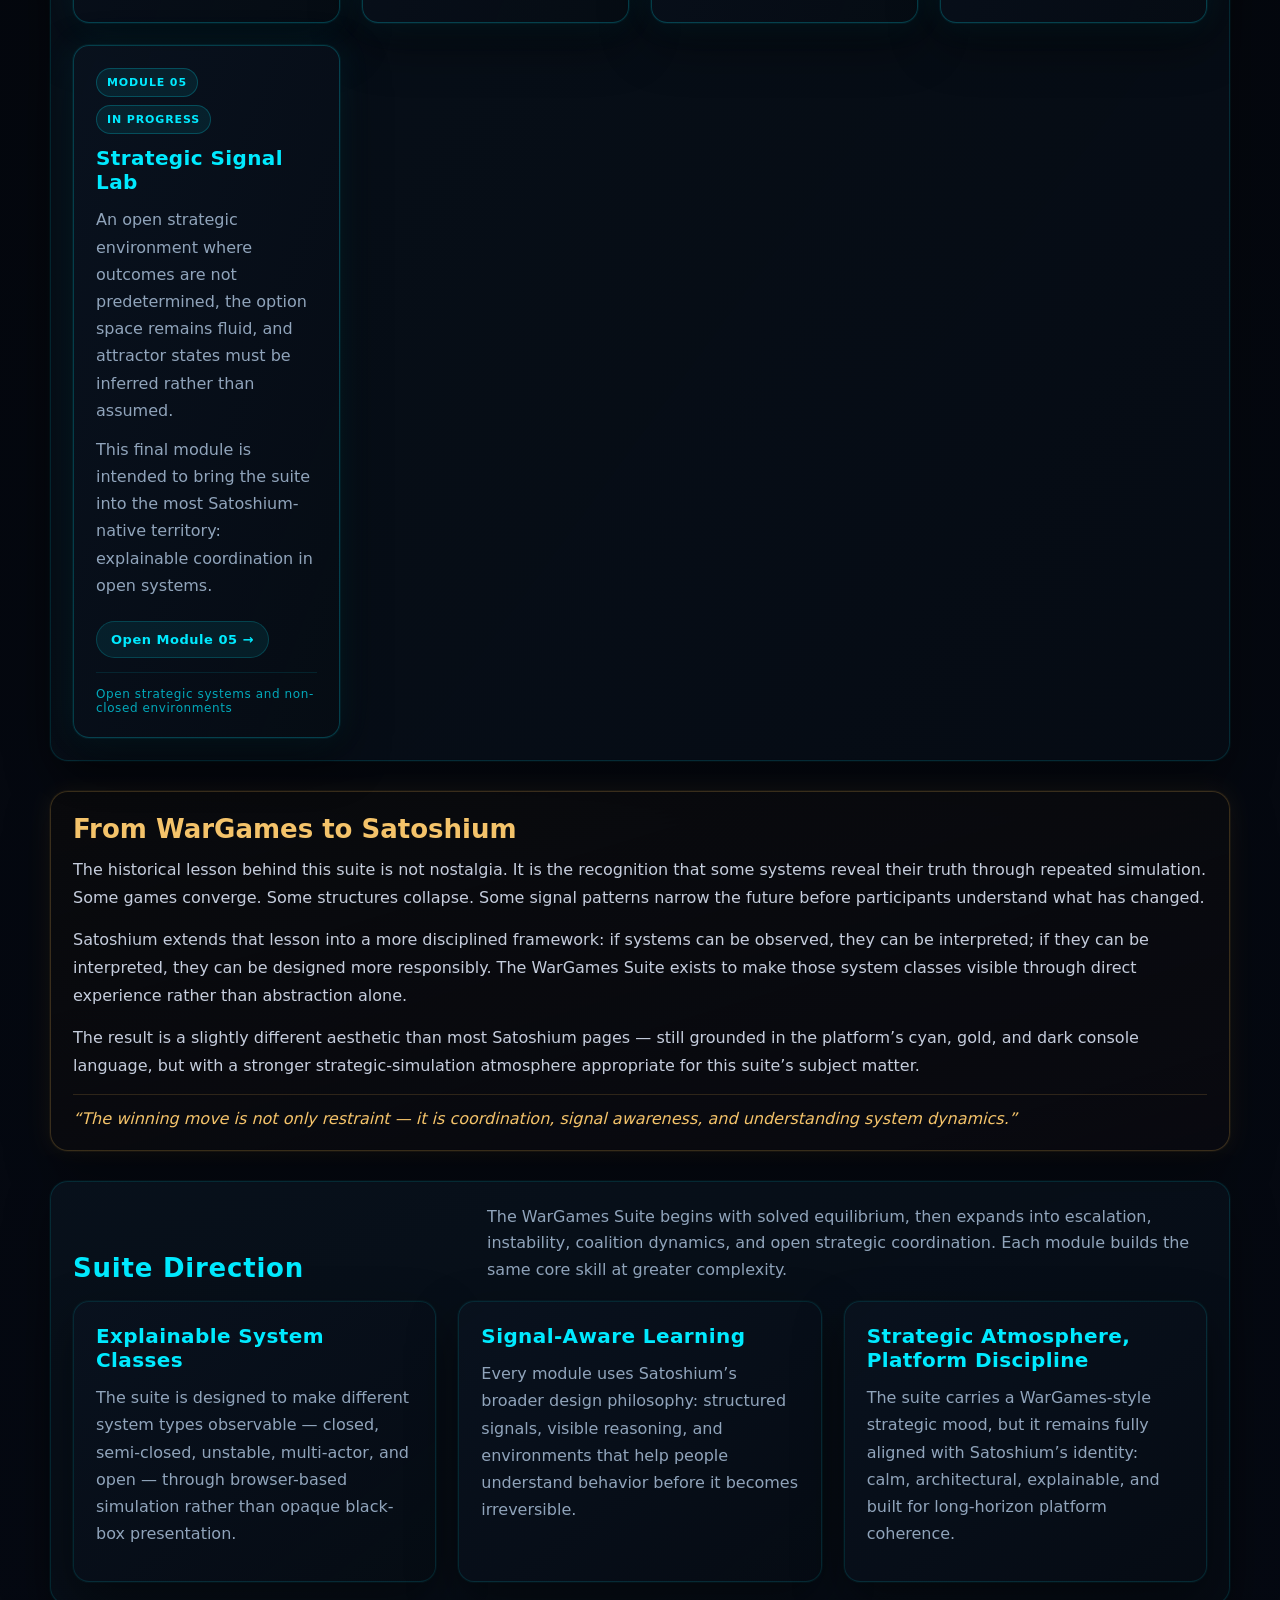
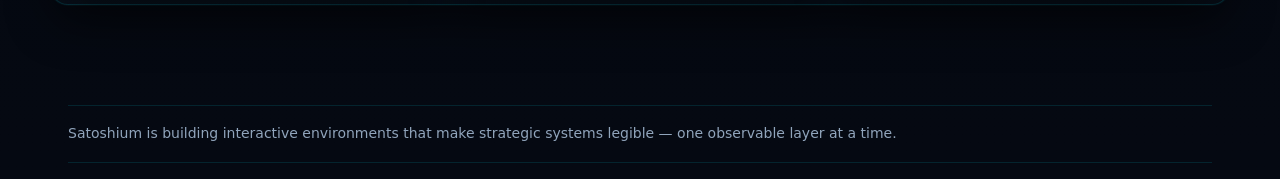
<file: apps/wargames-suite/index.html>
<!doctype html>
<html lang="en">
<head>
<meta charset="utf-8">
<meta name="viewport" content="width=device-width,initial-scale=1">
<link rel="icon" type="image/svg+xml" href="/assets/favicon.svg">
<meta name="theme-color" content="#00eaff">

<title>Satoshium WarGames Suite</title>
<meta name="description" content="The Satoshium WarGames Suite is a structured simulation environment exploring solved systems, escalation, instability, coalition dynamics, and strategic coordination through browser-based interactive modules.">

<style>
:root{
  --card-wm: url('https://satoshium.link/assets/seal.png');
  --bg:#04070d;
  --bg2:#07111b;
  --panel:#08111c;
  --panel2:#0b1624;
  --text:#dce8f6;
  --muted:#90a4bb;
  --cyan:#00eaff;
  --cyan2:#00cfe6;
  --cyanLine:rgba(0,234,255,.18);
  --cyanGlow:rgba(0,234,255,.14);
  --gold:#d6a34a;
  --gold2:#f4c36a;
  --goldLine:rgba(214,163,74,.20);
  --pink:#ff4fd8;
  --pinkLine:rgba(255,79,216,.16);
}

*{box-sizing:border-box}

html,body{
  margin:0;
  padding:0;
  background:
    radial-gradient(circle at top center, rgba(0,234,255,.06), transparent 30%),
    linear-gradient(to bottom, #050912 0%, #04070d 35%, #050912 100%);
  color:var(--text);
  font-family:system-ui,-apple-system,Segoe UI,Roboto,Arial,sans-serif;
}

body{
  padding-top:80px;
  position:relative;
  overflow-x:hidden;
}

body::before{
  content:"";
  position:fixed;
  inset:0;
  background:
    repeating-linear-gradient(
      to bottom,
      rgba(0,234,255,.028) 0px,
      rgba(0,234,255,.028) 1px,
      transparent 1px,
      transparent 5px
    );
  opacity:.18;
  pointer-events:none;
  z-index:0;
}

body::after{
  content:"";
  position:fixed;
  inset:0;
  background:
    linear-gradient(to right, rgba(0,234,255,.03) 1px, transparent 1px),
    linear-gradient(to bottom, rgba(0,234,255,.02) 1px, transparent 1px);
  background-size:80px 80px;
  opacity:.14;
  pointer-events:none;
  z-index:0;
}

.wrap{
  max-width:1180px;
  margin:0 auto;
  padding:0 18px;
  position:relative;
  z-index:1;
}

.wrap.content{
  opacity:0;
  transform:translateY(6px);
  animation:pageEnter .28s cubic-bezier(.22,.61,.36,1) forwards;
}

@keyframes pageEnter{
  to{opacity:1;transform:translateY(0)}
}

.content{padding:40px 0 60px}

.hero-shell{
  border:1px solid var(--cyanLine);
  border-radius:20px;
  padding:24px;
  background:
    linear-gradient(to bottom right, rgba(8,17,28,.95), rgba(5,11,18,.92));
  box-shadow:
    0 0 0 1px rgba(0,234,255,.05),
    0 0 30px rgba(0,234,255,.05),
    0 25px 60px rgba(0,0,0,.45);
  position:relative;
  overflow:hidden;
}

.hero-shell::before{
  content:"";
  position:absolute;
  inset:-80px;
  background-image:var(--card-wm);
  background-repeat:no-repeat;
  background-size:min(820px,72vw);
  background-position:right -180px center;
  opacity:.03;
  filter:blur(1px);
  pointer-events:none;
}

.suite-strip{
  display:flex;
  flex-wrap:wrap;
  gap:10px 14px;
  align-items:center;
  margin-bottom:20px;
  padding-bottom:14px;
  border-bottom:1px solid rgba(0,234,255,.12);
  font-size:11px;
  letter-spacing:.14em;
  text-transform:uppercase;
}

.suite-label{
  color:var(--gold2);
  font-weight:700;
}

.suite-item{
  color:var(--muted);
  text-decoration:none;
  display:inline-flex;
  align-items:center;
  gap:8px;
}

.suite-item.active{
  color:var(--cyan);
  font-weight:700;
}

.suite-item .status{
  color:var(--gold2);
  opacity:.75;
  font-size:10px;
}

.kicker{
  display:inline-flex;
  align-items:center;
  gap:8px;
  padding:7px 10px;
  border:1px solid var(--goldLine);
  border-radius:999px;
  background:rgba(214,163,74,.07);
  color:var(--gold2);
  font-size:12px;
  font-weight:700;
  text-decoration:none;
}

.hero-grid{
  display:grid;
  grid-template-columns:1.2fr .8fr;
  gap:24px;
  align-items:start;
  margin-top:18px;
}

.hero-copy h1{
  margin:0 0 8px;
  font-size:48px;
  line-height:1.02;
  letter-spacing:.04em;
  text-transform:uppercase;
  color:var(--cyan);
  text-shadow:0 0 12px rgba(0,234,255,.24);
}

.hero-subtitle{
  margin:0 0 18px;
  color:rgba(0,234,255,.72);
  font-size:12px;
  letter-spacing:.18em;
  text-transform:uppercase;
}

.hero-copy p{
  margin:0 0 14px;
  color:var(--muted);
  line-height:1.7;
  max-width:760px;
}

.hero-quote{
  margin-top:18px;
  padding:14px 16px;
  border-left:2px solid rgba(214,163,74,.42);
  background:rgba(214,163,74,.05);
  color:var(--gold2);
  font-style:italic;
  border-radius:10px;
}

.hero-side{
  border:1px solid rgba(0,234,255,.12);
  border-radius:16px;
  padding:18px;
  background:linear-gradient(to bottom right, rgba(8,17,28,.88), rgba(5,11,18,.82));
  box-shadow:inset 0 0 0 1px rgba(0,234,255,.03);
}

.hero-side h2{
  margin:0 0 10px;
  font-size:14px;
  text-transform:uppercase;
  letter-spacing:.15em;
  color:var(--gold2);
}

.hero-side p{
  margin:0 0 12px;
  color:var(--muted);
  line-height:1.7;
  font-size:14px;
}

.signal-line{
  margin-top:14px;
  padding-top:14px;
  border-top:1px solid rgba(0,234,255,.10);
  color:rgba(0,234,255,.78);
  font-size:12px;
  letter-spacing:.08em;
  text-transform:uppercase;
}

.section-card{
  margin-top:30px;
  background:linear-gradient(to bottom right, rgba(8,17,28,.96), rgba(6,12,20,.92));
  border:1px solid rgba(0,234,255,.13);
  border-radius:18px;
  padding:22px;
  box-shadow:
    0 0 0 1px rgba(0,234,255,.04),
    0 18px 45px rgba(0,0,0,.42);
}

.section-header{
  display:flex;
  justify-content:space-between;
  align-items:end;
  gap:18px;
  flex-wrap:wrap;
  margin-bottom:12px;
}

.section-header h2{
  margin:0;
  font-size:26px;
  color:var(--cyan);
  letter-spacing:.03em;
}

.section-header p{
  margin:0;
  color:var(--muted);
  max-width:720px;
  line-height:1.65;
}

.grid{
  display:grid;
  grid-template-columns:repeat(auto-fit,minmax(250px,1fr));
  gap:22px;
  margin-top:18px;
}

.card{
  position:relative;
  overflow:hidden;
  background:linear-gradient(to bottom right, rgba(9,18,30,.96), rgba(6,12,20,.92));
  border:1px solid rgba(0,234,255,.12);
  border-radius:16px;
  padding:22px;
  box-shadow:
    0 0 0 1px rgba(0,234,255,.04),
    0 20px 50px rgba(0,0,0,.42);
  transition:transform .15s ease, box-shadow .15s ease, border-color .15s ease;
}

.card:hover{
  transform:translateY(-4px);
  border-color:rgba(0,234,255,.20);
  box-shadow:
    0 0 0 1px rgba(0,234,255,.06),
    0 0 26px rgba(0,234,255,.06),
    0 24px 60px rgba(0,0,0,.55);
}

.card::before{
  content:"";
  position:absolute;
  inset:-60px;
  background-image:var(--card-wm);
  background-repeat:no-repeat;
  background-size:min(720px,70vw);
  background-position:right -140px center;
  opacity:.025;
  filter:blur(1px);
  pointer-events:none;
}

.card.live{
  border-color:rgba(0,234,255,.22);
  box-shadow:
    0 0 0 1px rgba(0,234,255,.06),
    0 0 34px rgba(0,234,255,.08),
    0 20px 50px rgba(0,0,0,.45);
}

.card.progress{
  border-color:rgba(214,163,74,.16);
}

.card h3{
  margin:0 0 12px;
  font-size:20px;
  color:var(--cyan);
  letter-spacing:.02em;
}

.card.progress h3{
  color:#c9d7e8;
}

.card p{
  color:var(--muted);
  margin:0 0 12px;
  line-height:1.7;
}

.tag-row{
  display:flex;
  flex-wrap:wrap;
  gap:8px;
  margin-bottom:12px;
}

.pill{
  display:inline-flex;
  align-items:center;
  gap:8px;
  padding:7px 10px;
  border-radius:999px;
  font-size:11px;
  font-weight:700;
  letter-spacing:.08em;
  text-transform:uppercase;
  text-decoration:none;
}

.pill.live{
  border:1px solid rgba(0,234,255,.22);
  background:rgba(0,234,255,.08);
  color:var(--cyan);
}

.pill.progress{
  border:1px solid rgba(214,163,74,.22);
  background:rgba(214,163,74,.08);
  color:var(--gold2);
}

.pill.locked{
  border:1px solid rgba(255,79,216,.16);
  background:rgba(255,79,216,.05);
  color:#f2a2e8;
}

.button{
  display:inline-block;
  margin-top:10px;
  padding:10px 14px;
  border-radius:999px;
  border:1px solid rgba(0,234,255,.18);
  background:rgba(0,234,255,.08);
  color:var(--cyan);
  text-decoration:none;
  font-size:13px;
  font-weight:700;
  letter-spacing:.04em;
}

.button:hover{
  background:rgba(0,234,255,.12);
}

.button.secondary{
  border-color:rgba(214,163,74,.20);
  background:rgba(214,163,74,.07);
  color:var(--gold2);
}

.card-note{
  margin-top:14px;
  padding-top:14px;
  border-top:1px solid rgba(0,234,255,.10);
  font-size:12px;
  color:rgba(0,234,255,.70);
  letter-spacing:.05em;
}

.bridge{
  margin-top:30px;
  border:1px solid rgba(214,163,74,.24);
  border-radius:18px;
  padding:22px;
  background:linear-gradient(to bottom right, rgba(17,14,8,.36), rgba(10,10,16,.82));
  box-shadow:
    0 0 0 1px rgba(214,163,74,.06),
    0 0 24px rgba(214,163,74,.08),
    0 18px 45px rgba(0,0,0,.42);
}

.bridge h2{
  margin:0 0 12px;
  font-size:26px;
  color:var(--gold2);
}

.bridge p{
  margin:0 0 14px;
  color:#c5cddd;
  line-height:1.75;
}

.bridge .quote{
  margin-top:14px;
  padding-top:14px;
  border-top:1px solid rgba(214,163,74,.18);
  color:var(--gold2);
  font-style:italic;
}

.reflection{
  margin:40px auto 0;
  color:var(--muted);
  position:relative;
  z-index:1;
}

hr{
  border:none;
  border-top:1px solid rgba(0,234,255,.12);
  margin:16px 0;
}

.footer-note{
  font-size:14px;
  line-height:1.7;
  max-width:860px;
}

@media (max-width:900px){
  .hero-grid{
    grid-template-columns:1fr;
  }
  .hero-copy h1{
    font-size:34px;
  }
}

@media (max-width:640px){
  body{padding-top:72px}
  .hero-shell{padding:18px}
  .section-card,.bridge{padding:18px}
  .hero-copy h1{font-size:28px}
  .section-header h2,.bridge h2{font-size:22px}
}
</style>
</head>
<body id="top">
<div id="topbar-slot" data-topbar="universe"></div>
<script src="https://satoshium.link/components/topbar-loader.js"></script>

<main class="wrap content">

  <section class="hero-shell" style="--card-wm:url('https://satoshium.link/assets/seal.png');">

    <div class="suite-strip">
      <span class="suite-label">WarGames Suite</span>
      <span class="suite-item active">M01 Tic-Tac-Toe Signal Explorer</span>
      <span class="suite-item active">M02 Escalation Ladder </span>
      <span class="suite-item active">M03 Global Stability Simulator </span>
      <span class="suite-item active">M04 Coalition Signals </span>
      <span class="suite-item active">M05 Strategic Signal Lab </span>
    </div>

    <a class="kicker" href="#">Satoshium / WarGames Suite</a>

    <div class="hero-grid">
      <div class="hero-copy">
        <h1>Satoshium WarGames Suite</h1>
        <div class="hero-subtitle">Signal reasoning, equilibrium, escalation, and strategic coordination</div>
        <p>
          The Satoshium WarGames Suite is a browser-based simulation environment built to explore how structured systems behave under pressure. It begins with solved equilibrium, then expands into escalation, instability, coalition dynamics, and open strategic coordination.
        </p>
        <p>
          This is not a replica of the past. It is a Satoshium reinterpretation — using clear interfaces, explainable reasoning, and signal-aware design to transform famous strategic lessons into interactive educational instruments.
        </p>
        <div class="hero-quote">
          “What begins as a lesson in inevitable equilibrium expands into a broader study of escalation, restraint, and strategic coordination.”
        </div>
      </div>

      <aside class="hero-side">
        <h2>Suite Purpose</h2>
        <p>
          Each module is designed to make a different class of system legible — from closed, solved environments to multi-actor spaces where signals, commitments, and instability reshape the future option set.
        </p>
        <p>
          The suite preserves a WarGames atmosphere, but the philosophy remains unmistakably Satoshium: explainable, disciplined, browser-based, and built for long-horizon understanding rather than spectacle.
        </p>
        <div class="signal-line">Interactive strategic learning environments</div>
      </aside>
    </div>
  </section>

  <section class="section-card" style="--card-wm:url('https://satoshium.link/assets/seal.png');">
    <div class="section-header">
      <h2>Available & Planned Modules</h2>
      <p>
        All modules are now live. Future modules may extend the suite beyond its current scope, which establishes solved-system observability across escalation dynamics, instability detection, coalition inference, and open strategic reasoning.
      </p>
    </div>

    <div class="grid">

      <div class="card live" style="--card-wm:url('https://satoshium.link/assets/seal.png');">
        <div class="tag-row">
          <span class="pill live">Module 01</span>
          <span class="pill live">Live</span>
        </div>
        <h3>Tic-Tac-Toe Signal Explorer</h3>
        <p>
          A solved-system equilibrium observatory that makes convergence visible through direct interaction, repeated self-play, trajectory diversity, and rolling confidence metrics.
        </p>
        <p>
          This opening module demonstrates how different move paths can still collapse into the same attractor state under optimal play — the foundational lesson of the suite.
        </p>
        <a href="https://satoshium.games/apps/wargames-suite/tic-tac-toe-signal/" class="button">Open Module 01 →</a>
        <div class="card-note">Closed-system convergence under optimal play</div>
      </div>

      <div class="card live" style="--card-wm:url('https://satoshium.link/assets/seal.png');">
        <div class="tag-row">
          <span class="pill live">Module 02</span>
          <span class="pill live">Live</span>
        </div>
        <h3>Escalation Ladder</h3>
        <p>
          A signal-response environment showing how incremental commitments narrow future options, create lock-in, and transform reversible decisions into escalating structures.
        </p>
        <p>
          This module will mark the suite’s first move beyond solved equilibrium into path-dependent strategic systems where timing and sequencing matter.
        </p>
        <a href="https://satoshium.games/apps/wargames-suite/escalation-ladder/" class="button">Open Module 02 →</a>
        <div class="card-note">Commitment, response, and option-space closure</div>
      </div>

      <div class="card live" style="--card-wm:url('https://satoshium.link/assets/seal.png');">
        <div class="tag-row">
          <span class="pill live">Module 03</span>
          <span class="pill live">Live</span>
        </div>
        <h3>Global Stability Simulator</h3>
        <p>
          A strategic environment for observing how symmetric adversarial systems can converge toward instability under escalating commitments, signaling failures, and deterrence paradox.
        </p>
        <p>
          Its purpose is not conflict replication, but instability recognition — showing how fragile equilibrium can become legible before collapse.
        </p>
        <a href="https://satoshium.games/apps/wargames-suite/global-stability/" class="button">Open Module 03 →</a>
        <div class="card-note">Deterrence paradox and instability detection</div>
      </div>

      <div class="card live" style="--card-wm:url('https://satoshium.link/assets/seal.png');">
        <div class="tag-row">
          <span class="pill live">Module 04</span>
          <span class="pill live">Live</span>
        </div>
        <h3>Coalition Signals</h3>
        <p>
          A multi-actor coordination environment exploring trust inference, shifting alignments, partial cooperation, and the signals that shape coalition formation over time.
        </p>
        <p>
          This module extends the suite from bilateral strategic logic into systems where outcome structure is shaped by relationships, not just moves.
        </p>
         <a href="https://satoshium.games/apps/wargames-suite/coalition-signals/" class="button">Open Module 04 →</a>
        <div class="card-note">Multi-actor coordination and trust inference</div>
      </div>

      <div class="card live" style="--card-wm:url('https://satoshium.link/assets/seal.png');">
        <div class="tag-row">
          <span class="pill live">Module 05</span>
          <span class="pill live">In Progress</span>
        </div>
        <h3>Strategic Signal Lab</h3>
        <p>
          An open strategic environment where outcomes are not predetermined, the option space remains fluid, and attractor states must be inferred rather than assumed.
        </p>
        <p>
          This final module is intended to bring the suite into the most Satoshium-native territory: explainable coordination in open systems.
        </p>
        <a href="https://satoshium.games/apps/wargames-suite/strategic-signal-lab/" class="button">Open Module 05 →</a>
        <div class="card-note">Open strategic systems and non-closed environments</div>
      </div>

    </div>
  </section>

  <section class="bridge">
    <h2>From WarGames to Satoshium</h2>
    <p>
      The historical lesson behind this suite is not nostalgia. It is the recognition that some systems reveal their truth through repeated simulation. Some games converge. Some structures collapse. Some signal patterns narrow the future before participants understand what has changed.
    </p>
    <p>
      Satoshium extends that lesson into a more disciplined framework: if systems can be observed, they can be interpreted; if they can be interpreted, they can be designed more responsibly. The WarGames Suite exists to make those system classes visible through direct experience rather than abstraction alone.
    </p>
    <p>
      The result is a slightly different aesthetic than most Satoshium pages — still grounded in the platform’s cyan, gold, and dark console language, but with a stronger strategic-simulation atmosphere appropriate for this suite’s subject matter.
    </p>
    <div class="quote">
      “The winning move is not only restraint — it is coordination, signal awareness, and understanding system dynamics.”
    </div>
  </section>

  <section class="section-card" style="--card-wm:url('https://satoshium.link/assets/seal.png');">
    <div class="section-header">
      <h2>Suite Direction</h2>
      <p>
        The WarGames Suite begins with solved equilibrium, then expands into escalation, instability, coalition dynamics, and open strategic coordination. Each module builds the same core skill at greater complexity.
      </p>
    </div>

    <div class="grid">
      <div class="card">
        <h3>Explainable System Classes</h3>
        <p>
          The suite is designed to make different system types observable — closed, semi-closed, unstable, multi-actor, and open — through browser-based simulation rather than opaque black-box presentation.
        </p>
      </div>

      <div class="card">
        <h3>Signal-Aware Learning</h3>
        <p>
          Every module uses Satoshium’s broader design philosophy: structured signals, visible reasoning, and environments that help people understand behavior before it becomes irreversible.
        </p>
      </div>

      <div class="card">
        <h3>Strategic Atmosphere, Platform Discipline</h3>
        <p>
          The suite carries a WarGames-style strategic mood, but it remains fully aligned with Satoshium’s identity: calm, architectural, explainable, and built for long-horizon platform coherence.
        </p>
      </div>
    </div>
  </section>

</main>

<div class="wrap reflection">
  <hr>
  <div id="random-saying" class="footer-note">
    Satoshium is building interactive environments that make strategic systems legible — one observable layer at a time.
  </div>
  <hr>
  <div id="footer-container"></div>
</div>

<script src="https://satoshium.link/assets/sayings.js"></script>
<script>
fetch("https://satoshium.link/components/footer.html")
  .then(response => response.text())
  .then(data => {
    document.getElementById("footer-container").innerHTML = data;
  });
</script>

<!-- Cloudflare Web Analytics -->
<script defer src='https://static.cloudflareinsights.com/beacon.min.js' data-cf-beacon='{"token": "1183478d1adc4f7ab3d63ff8cfaf459b"}'></script>
<!-- End Cloudflare Web Analytics -->
</body>
</html>
</file>
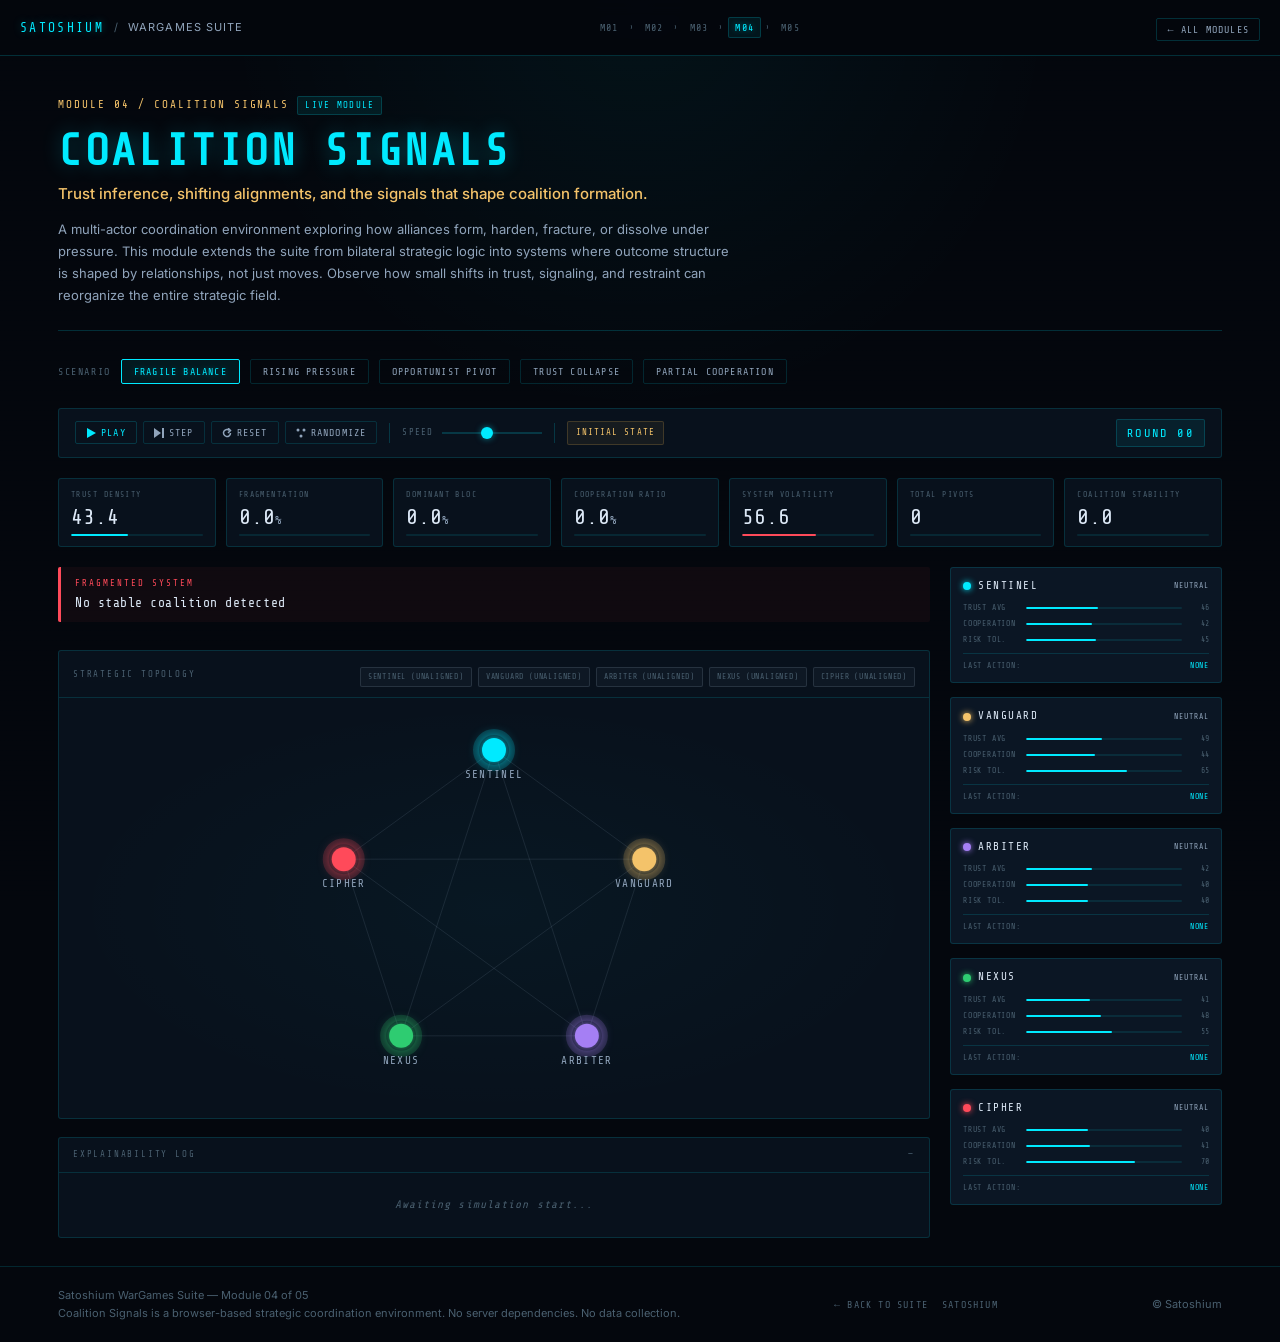
<file: apps/wargames-suite/coalition-signals/index.html>
<!DOCTYPE html>
<html lang="en">
<head>
<meta charset="UTF-8" />
<meta name="viewport" content="width=device-width, initial-scale=1.0, maximum-scale=1" />
<title>Coalition Signals — Module 04 · Satoshium WarGames Suite</title>
<meta name="description" content="A multi-actor coordination environment exploring trust inference, shifting alignments, partial cooperation, and the signals that shape coalition formation over time." />
 
<!-- TIER 3 — SEO: Open Graph (completed — added missing url, site_name, locale, image) -->
<meta property="og:title" content="Coalition Signals · Satoshium WarGames Suite" />
<meta property="og:description" content="Module 04 of the Satoshium WarGames Suite. Explore trust inference, coalition formation, and strategic alignment dynamics through interactive simulation." />
<meta property="og:type" content="website" />
<meta property="og:url" content="https://satoshium.games/apps/wargames-suite/coalition-signals/" />
<meta property="og:image" content="https://satoshium.games/apps/wargames-suite/coalition-signals/opengraph.jpg" />
<meta property="og:site_name" content="Satoshium Games" />
<meta property="og:locale" content="en_US" />
 
<!-- TIER 3 — SEO: Twitter Card (was missing entirely) -->
<meta name="twitter:card" content="summary_large_image" />
<meta name="twitter:title" content="Coalition Signals — Module 04 · Satoshium WarGames Suite" />
<meta name="twitter:description" content="Multi-actor coordination environment exploring trust inference, shifting alignments, and the signals that shape coalition formation." />
<meta name="twitter:image" content="https://satoshium.games/apps/wargames-suite/coalition-signals/opengraph.jpg" />
<meta name="twitter:site" content="@SatoshiumAI" />
 
<!-- TIER 3 — SEO: canonical URL -->
<link rel="canonical" href="https://satoshium.games/apps/wargames-suite/coalition-signals/" />
 
<!-- TIER 3 — THEME: consistent branding -->
<meta name="theme-color" content="#9b6cff" />
 
<link rel="icon" type="image/svg+xml" href="./favicon.svg" />
<link rel="preconnect" href="https://fonts.googleapis.com" />
<link rel="preconnect" href="https://fonts.gstatic.com" crossorigin />
<!-- TIER 3 — PERFORMANCE: dns-prefetch fallback for older browsers -->
<link rel="dns-prefetch" href="https://fonts.googleapis.com" />
<link rel="dns-prefetch" href="https://fonts.gstatic.com" />
<link href="https://fonts.googleapis.com/css2?family=Share+Tech+Mono&family=Inter:wght@400;500;600;700&display=swap" rel="stylesheet" />
<link rel="stylesheet" href="./styles.css" />
</head>
<body>
 
<!-- ─── TOPBAR ─────────────────────────────────────────── -->
<header id="topbar">
  <div class="topbar-left">
    <a href="https://satoshium.games/apps/wargames-suite/" class="topbar-brand">SATOSHIUM</a>
    <span class="topbar-sep">/</span>
    <span class="topbar-suite">WarGames Suite</span>
  </div>
 
  <nav class="topbar-center" aria-label="Module navigation">
    <div class="module-progress">
      <a href="https://satoshium.games/apps/wargames-suite/tic-tac-toe-signal/" class="mp-item" title="Module 01 — Tic-Tac-Toe Signal Explorer">M01</a>
      <span class="mp-arrow" aria-hidden="true">›</span>
      <a href="https://satoshium.games/apps/wargames-suite/escalation-ladder/" class="mp-item" title="Module 02 — Escalation Ladder">M02</a>
      <span class="mp-arrow" aria-hidden="true">›</span>
      <a href="https://satoshium.games/apps/wargames-suite/global-stability/" class="mp-item" title="Module 03 — Global Stability Simulator">M03</a>
      <span class="mp-arrow" aria-hidden="true">›</span>
      <span class="mp-item active" title="Module 04 — Coalition Signals (current)" aria-current="page">M04</span>
      <span class="mp-arrow" aria-hidden="true">›</span>
      <a href="https://satoshium.games/apps/wargames-suite/strategic-signal-lab/" class="mp-item" title="Module 05 — Strategic Signal Lab">M05</a>
    </div>
  </nav>
 
  <div class="topbar-right">
    <a href="https://satoshium.games/apps/wargames-suite/" class="btn-back">&#8592; All Modules</a>
  </div>
</header>
 
<!-- ─── PAGE CONTENT ───────────────────────────────────── -->
<div class="wrap">
 
  <!-- ── HERO ─────────────────────────────────────────── -->
  <section id="hero">
    <div class="hero-kicker">
      MODULE 04 / COALITION SIGNALS
      <span class="live-pill">LIVE MODULE</span>
    </div>
    <h1 class="hero-title">Coalition Signals</h1>
    <p class="hero-subtitle">Trust inference, shifting alignments, and the signals that shape coalition formation.</p>
    <p class="hero-desc">
      A multi-actor coordination environment exploring how alliances form, harden, fracture, or dissolve
      under pressure. This module extends the suite from bilateral strategic logic into systems where
      outcome structure is shaped by relationships, not just moves. Observe how small shifts in trust,
      signaling, and restraint can reorganize the entire strategic field.
    </p>
  </section>
 
  <!-- ── SCENARIO SELECTOR ─────────────────────────────── -->
  <div id="scenario-select-row" role="radiogroup" aria-label="Scenario selection">
    <span class="scenario-label" id="scenario-group-label">Scenario</span>
    <button class="scenario-btn active" data-scenario="fragileBalance" aria-pressed="true">Fragile Balance</button>
    <button class="scenario-btn" data-scenario="risingPressure" aria-pressed="false">Rising Pressure</button>
    <button class="scenario-btn" data-scenario="opportunistPivot" aria-pressed="false">Opportunist Pivot</button>
    <button class="scenario-btn" data-scenario="trustCollapse" aria-pressed="false">Trust Collapse</button>
    <button class="scenario-btn" data-scenario="partialCooperation" aria-pressed="false">Partial Cooperation</button>
  </div>
 
  <!-- ── CONTROLS ──────────────────────────────────────── -->
  <div id="controls">
    <div class="ctrl-group">
      <button class="ctrl-btn primary" id="btn-play">
        <svg width="10" height="10" viewBox="0 0 10 10" aria-hidden="true"><polygon points="1,0 10,5 1,10" fill="currentColor"/></svg>
        Play
      </button>
      <button class="ctrl-btn" id="btn-step">
        <svg width="10" height="10" viewBox="0 0 10 10" aria-hidden="true"><polygon points="0,0 7,5 0,10" fill="currentColor"/><rect x="8" y="0" width="2" height="10" fill="currentColor"/></svg>
        Step
      </button>
      <button class="ctrl-btn" id="btn-reset">
        <svg width="10" height="10" viewBox="0 0 10 10" fill="none" stroke="currentColor" stroke-width="1.5" aria-hidden="true"><path d="M8.5 5a3.5 3.5 0 1 1-1-2.45"/><polyline points="6,0 8.5,2.5 6,5"/></svg>
        Reset
      </button>
      <button class="ctrl-btn" id="btn-random">
        <svg width="10" height="10" viewBox="0 0 10 10" fill="currentColor" aria-hidden="true"><circle cx="2" cy="2" r="1.5"/><circle cx="8" cy="2" r="1.5"/><circle cx="5" cy="8" r="1.5"/></svg>
        Randomize
      </button>
    </div>
 
    <span class="ctrl-sep"></span>
 
    <div class="ctrl-speed">
      <!-- TIER 3 — ACCESSIBILITY: associate label with slider via for/id -->
      <label class="ctrl-label" for="speed-slider">Speed</label>
      <input type="range" class="speed-slider" id="speed-slider" min="200" max="2000" value="1000" step="100" aria-label="Simulation speed" />
    </div>
 
    <span class="ctrl-sep"></span>
 
    <span class="condition-badge" id="condition-badge">Initial State</span>
    <span class="round-badge" id="round-badge">ROUND 00</span>
  </div>
 
  <!-- ── METRICS GRID ───────────────────────────────────── -->
  <div id="metrics-grid" aria-label="Simulation metrics">
    <div class="metric-card">
      <div class="metric-label">Trust Density</div>
      <div class="metric-value"><span id="m-trust">50.0</span></div>
      <div class="metric-bar-wrap"><div class="metric-bar" id="bar-trust" style="width:50%" role="meter" aria-label="Trust Density" aria-valuemin="0" aria-valuemax="100" aria-valuenow="50"></div></div>
      <div class="metric-tooltip">Average pairwise trust across all actors. Higher values indicate a more cooperative system overall.</div>
    </div>
    <div class="metric-card">
      <div class="metric-label">Fragmentation</div>
      <div class="metric-value"><span id="m-frag">0.0</span><span class="suffix">%</span></div>
      <div class="metric-bar-wrap"><div class="metric-bar gold" id="bar-frag" style="width:0%" role="meter" aria-label="Fragmentation" aria-valuemin="0" aria-valuemax="100" aria-valuenow="0"></div></div>
      <div class="metric-tooltip">Percentage of actors in distinct unaligned blocs. High fragmentation means no dominant coalition has formed.</div>
    </div>
    <div class="metric-card">
      <div class="metric-label">Dominant Bloc</div>
      <div class="metric-value"><span id="m-bloc">0.0</span><span class="suffix">%</span></div>
      <div class="metric-bar-wrap"><div class="metric-bar" id="bar-bloc" style="width:0%" role="meter" aria-label="Dominant Bloc" aria-valuemin="0" aria-valuemax="100" aria-valuenow="0"></div></div>
      <div class="metric-tooltip">Size of the largest active coalition relative to total actors. 100% means all actors are unified.</div>
    </div>
    <div class="metric-card">
      <div class="metric-label">Cooperation Ratio</div>
      <div class="metric-value"><span id="m-coop">50.0</span><span class="suffix">%</span></div>
      <div class="metric-bar-wrap"><div class="metric-bar" id="bar-coop" style="width:50%" role="meter" aria-label="Cooperation Ratio" aria-valuemin="0" aria-valuemax="100" aria-valuenow="50"></div></div>
      <div class="metric-tooltip">Ratio of actors choosing cooperative actions this round vs defecting or isolating.</div>
    </div>
    <div class="metric-card">
      <div class="metric-label">System Volatility</div>
      <div class="metric-value"><span id="m-vol">50.0</span></div>
      <div class="metric-bar-wrap"><div class="metric-bar red" id="bar-vol" style="width:50%" role="meter" aria-label="System Volatility" aria-valuemin="0" aria-valuemax="100" aria-valuenow="50"></div></div>
      <div class="metric-tooltip">Measure of instability — inverse of trust density. High volatility signals a fragile or rapidly shifting environment.</div>
    </div>
    <div class="metric-card">
      <div class="metric-label">Total Pivots</div>
      <div class="metric-value"><span id="m-pivots">0</span></div>
      <div class="metric-bar-wrap"><div class="metric-bar red" id="bar-pivots" style="width:0%" role="meter" aria-label="Total Pivots" aria-valuemin="0" aria-valuemax="100" aria-valuenow="0"></div></div>
      <div class="metric-tooltip">Running count of defections and strategic realignments. High pivot counts indicate systemic instability.</div>
    </div>
    <div class="metric-card">
      <div class="metric-label">Coalition Stability</div>
      <div class="metric-value"><span id="m-stability">0.0</span></div>
      <div class="metric-bar-wrap"><div class="metric-bar" id="bar-stability" style="width:0%" role="meter" aria-label="Coalition Stability" aria-valuemin="0" aria-valuemax="100" aria-valuenow="0"></div></div>
      <div class="metric-tooltip">How durable is the dominant coalition? High when internal trust greatly exceeds external trust, and recent volatility and defections are low.</div>
    </div>
  </div>
 
  <!-- ── MAIN GRID ─────────────────────────────────────── -->
  <div id="main-grid">
 
    <!-- LEFT: Topology + Log -->
    <div class="left-col">
 
      <!-- Coalition Summary Ribbon -->
      <div class="coalition-ribbon" id="coalition-ribbon" role="status" aria-label="Coalition summary">
        <div class="ribbon-label" id="ribbon-label">FRAGMENTED SYSTEM</div>
        <div class="ribbon-details" id="ribbon-details">Awaiting simulation start...</div>
        <div class="ribbon-sublabel" id="ribbon-sublabel" style="display:none"></div>
      </div>
 
      <!-- Coalition Map -->
      <div class="panel" id="topology-panel">
        <div class="panel-header">
          <span class="panel-title">Strategic Topology</span>
          <div class="coalition-status" id="coalition-badges">
            <span class="coalition-badge isolated">Awaiting simulation...</span>
          </div>
        </div>
        <div class="panel-body">
          <svg id="topology-svg" viewBox="0 0 480 420" xmlns="http://www.w3.org/2000/svg" role="img" aria-label="Strategic topology map showing actor positions and trust relationships"></svg>
        </div>
      </div>
 
      <!-- Explainability Log -->
      <div class="panel" id="log-panel">
        <div class="panel-header">
          <span class="panel-title">Explainability Log</span>
          <span class="panel-title" id="log-count">—</span>
        </div>
        <div class="panel-body">
          <div id="log-entries" role="log" aria-live="polite">
            <div class="log-empty">Awaiting simulation start...</div>
          </div>
        </div>
      </div>
 
    </div><!-- /left-col -->
 
    <!-- RIGHT: Actor Cards -->
    <div class="right-col" id="actor-cards-col">
      <!-- Rendered by JS -->
    </div>
 
  </div><!-- /main-grid -->
 
</div><!-- /wrap -->
 
<!-- ─── FOOTER ─────────────────────────────────────────── -->
<footer id="footer">
  <div class="wrap">
    <div class="footer-inner">
      <div class="footer-copy">
        Satoshium WarGames Suite — Module 04 of 05<br />
        Coalition Signals is a browser-based strategic coordination environment. No server dependencies. No data collection.
      </div>
      <div class="footer-links">
        <a href="https://satoshium.games/apps/wargames-suite/" class="footer-link">&#8592; Back to Suite</a>
        <a href="https://satoshium.games/" class="footer-link">Satoshium</a>
      </div>
      <div class="footer-copy" style="text-align:right; color: var(--dim)">
        &copy; Satoshium
      </div>
    </div>
  </div>
</footer>
 
<!-- TIER 3 — ACCESSIBILITY: noscript fallback for JS-dependent simulation -->
<noscript>
  <p style="color:#e8edf7;background:#07090d;padding:40px;font-family:system-ui,sans-serif;text-align:center;">
    Coalition Signals requires JavaScript to run. Please enable JavaScript in your browser settings.
  </p>
</noscript>
 
<!-- ─── SCRIPTS ────────────────────────────────────────── -->
<script src="./actors.js"></script>
<script src="./scenarios.js"></script>
<script src="./simulation.js"></script>
<script src="./topology.js"></script>
<script>
// ═══════════════════════════════════════════════════════
// MAIN CONTROLLER
// ═══════════════════════════════════════════════════════
 
let state        = null;
let isPlaying    = false;
let playInterval = null;
let currentScenario = 'fragileBalance';
 
// ── Init ──────────────────────────────────────────────
function init(scenarioId) {
  currentScenario = scenarioId || currentScenario;
  state = createInitialState(currentScenario);
  stopPlaying();
  render();
}
 
// ── Step one round ────────────────────────────────────
function step() {
  if (!state || state.isFinished) return;
  state = runRound(state);
  render();
  if (state.isFinished) stopPlaying();
}
 
// ── Auto-play ─────────────────────────────────────────
function startPlaying() {
  if (isPlaying) return;
  isPlaying = true;
  updatePlayBtn();
  const speed = getSpeed();
  playInterval = setInterval(() => {
    if (!state || state.isFinished) { stopPlaying(); return; }
    state = runRound(state);
    render();
  }, speed);
}
 
function stopPlaying() {
  isPlaying = false;
  updatePlayBtn();
  clearInterval(playInterval);
  playInterval = null;
}
 
function togglePlay() {
  if (isPlaying) stopPlaying(); else startPlaying();
}
 
function getSpeed() {
  const slider = document.getElementById('speed-slider');
  return slider ? (2200 - Number(slider.value)) : 1000;
}
 
function updatePlayBtn() {
  const btn = document.getElementById('btn-play');
  if (!btn) return;
  if (isPlaying) {
    btn.innerHTML = '<svg width="10" height="10" viewBox="0 0 10 10" aria-hidden="true"><rect x="0" y="0" width="3.5" height="10" fill="currentColor"/><rect x="6.5" y="0" width="3.5" height="10" fill="currentColor"/></svg> Pause';
  } else {
    btn.innerHTML = '<svg width="10" height="10" viewBox="0 0 10 10" aria-hidden="true"><polygon points="1,0 10,5 1,10" fill="currentColor"/></svg> Play';
  }
}
 
// ── Randomize ─────────────────────────────────────────
function randomize() {
  stopPlaying();
  state = createInitialState(currentScenario);
  // Extra randomisation on top of scenario setup
  ACTOR_IDS.forEach(id => {
    const a = state.actors[id];
    Object.keys(a.attrs).forEach(k => {
      a.attrs[k] = Math.round(clamp(a.attrs[k] + randDelta(20), 5, 95));
    });
    ACTOR_IDS.forEach(oid => {
      if (oid !== id) a.trust[oid] = Math.round(clamp(a.trust[oid] + randDelta(20), 5, 95));
    });
  });
  updateCoalitions(state.actors);
  state.metrics = calcMetrics(state.actors, 0);
  state.coalitionClassification = calcCoalitionClassification(state.actors, state.metrics);
  render();
}
 
// ── Full render ───────────────────────────────────────
function render() {
  renderMetrics(state);
  renderTopology(state);
  renderCoalitionRibbon(state);
  renderCoalitionBadges(state);
  renderActorCards(state);
  renderLog(state);
  renderRoundBadge(state);
}
 
// ── Metrics ───────────────────────────────────────────
function renderMetrics(s) {
  const m = s.metrics;
  setMetric('m-trust',     'bar-trust',     m.trustDensity,          m.trustDensity,                   '');
  setMetric('m-frag',      'bar-frag',      m.fragmentationIndex,    m.fragmentationIndex,             '%');
  setMetric('m-bloc',      'bar-bloc',      m.dominantBlocStrength,  m.dominantBlocStrength,           '%');
  setMetric('m-coop',      'bar-coop',      m.cooperationRatio,      m.cooperationRatio,               '%');
  setMetric('m-vol',       'bar-vol',       m.systemVolatility,      m.systemVolatility,               '');
  setMetric('m-pivots',    'bar-pivots',    m.totalPivots,           Math.min(100, m.totalPivots * 5), '', true);
  setMetric('m-stability', 'bar-stability', m.coalitionStability,    m.coalitionStability,             '');
}
 
function setMetric(valId, barId, value, barPct, suffix, isInt) {
  const valEl = document.getElementById(valId);
  const barEl = document.getElementById(barId);
  if (valEl) valEl.textContent = isInt ? Math.round(value) : value.toFixed(1);
  if (barEl) barEl.style.width = Math.min(100, Math.max(0, barPct)).toFixed(1) + '%';
}
 
// ── Round + Condition ─────────────────────────────────
function renderRoundBadge(s) {
  const rb = document.getElementById('round-badge');
  if (rb) rb.textContent = 'ROUND ' + String(s.round).padStart(2, '0');
  const cb = document.getElementById('condition-badge');
  if (cb) cb.textContent = s.condition.name;
}
 
// ── Actor Cards ───────────────────────────────────────
function renderActorCards(s) {
  const col = document.getElementById('actor-cards-col');
  if (!col) return;
 
  col.innerHTML = ACTOR_IDS.map(id => {
    const a = s.actors[id];
    const trustVals = ACTOR_IDS.filter(oid => oid !== id).map(oid => a.trust[oid]);
    const trustAvg  = trustVals.reduce((x, y) => x + y, 0) / trustVals.length;
 
    return `
<div class="actor-card" data-id="${id}">
  <div class="actor-card-header">
    <div class="actor-name-row">
      <div class="actor-dot" style="background:${a.color}; box-shadow:0 0 6px ${a.color}"></div>
      <span class="actor-name">${a.name}</span>
    </div>
    <span class="actor-stance">${a.stance}</span>
  </div>
  <div class="actor-bars">
    ${actorBar('Trust Avg', trustAvg)}
    ${actorBar('Cooperation', a.attrs.cooperationTendency)}
    ${actorBar('Risk Tol.', a.attrs.riskTolerance)}
  </div>
  <div class="actor-footer">
    <span class="actor-footer-label">Last Action:</span>
    <span class="actor-footer-val">${a.lastAction}</span>
  </div>
</div>`;
  }).join('');
}
 
function actorBar(label, value) {
  const v = Math.round(value);
  return `
<div class="actor-bar-row">
  <span class="actor-bar-label">${label}</span>
  <div class="actor-bar-track">
    <div class="actor-bar-fill" style="width:${v}%"></div>
  </div>
  <span class="actor-bar-val">${v}</span>
</div>`;
}
 
// ── Explainability Log ────────────────────────────────
function renderLog(s) {
  const el = document.getElementById('log-entries');
  const cnt = document.getElementById('log-count');
  if (!el) return;
 
  if (!s.log.length) {
    el.innerHTML = '<div class="log-empty">Awaiting simulation start...</div>';
    if (cnt) cnt.textContent = '—';
    return;
  }
 
  if (cnt) cnt.textContent = s.log.length + ' rounds recorded';
 
  el.innerHTML = s.log.map(entry => {
    const eventLines = entry.events
      .map(e => `<div class="log-event">${e}</div>`)
      .join('');
    return `
<div class="log-entry">
  <div class="log-round-header">
    <span class="log-round-num">Round ${String(entry.round).padStart(2, '0')}</span>
    <span class="log-condition">${entry.condition}</span>
  </div>
  ${eventLines}
</div>`;
  }).join('');
}
 
// ══════════════════════════════════════════════════════
// EVENT BINDINGS
// ══════════════════════════════════════════════════════
 
document.getElementById('btn-play').addEventListener('click', togglePlay);
 
document.getElementById('btn-step').addEventListener('click', () => {
  stopPlaying();
  step();
});
 
document.getElementById('btn-reset').addEventListener('click', () => {
  init(currentScenario);
});
 
document.getElementById('btn-random').addEventListener('click', randomize);
 
document.getElementById('speed-slider').addEventListener('input', () => {
  if (isPlaying) {
    stopPlaying();
    startPlaying();
  }
});
 
// Scenario buttons
document.querySelectorAll('.scenario-btn').forEach(btn => {
  btn.addEventListener('click', () => {
    // TIER 3 — ACCESSIBILITY: update aria-pressed on scenario toggle
    document.querySelectorAll('.scenario-btn').forEach(b => {
      b.classList.remove('active');
      b.setAttribute('aria-pressed', 'false');
    });
    btn.classList.add('active');
    btn.setAttribute('aria-pressed', 'true');
    init(btn.dataset.scenario);
  });
});
 
// ══════════════════════════════════════════════════════
// BOOT
// ══════════════════════════════════════════════════════
init('fragileBalance');
</script>
</body>
</html>
</file>
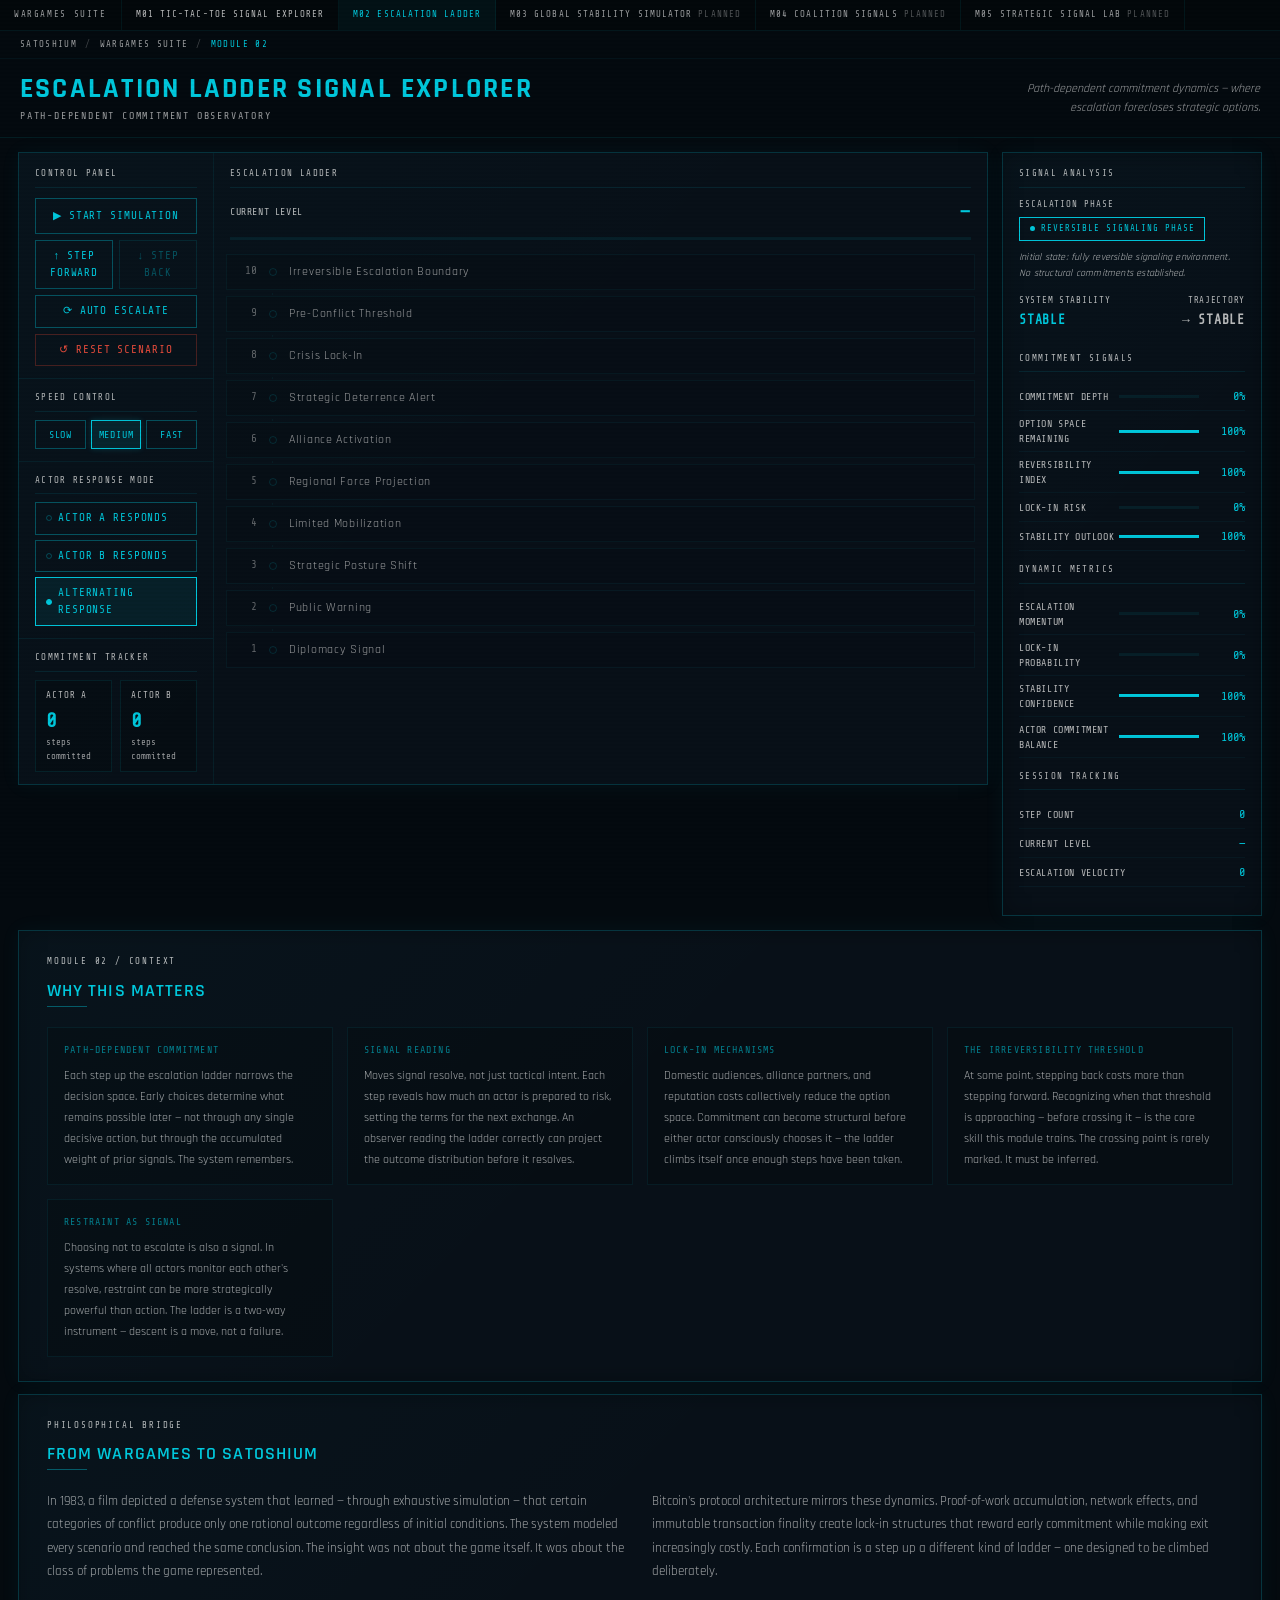
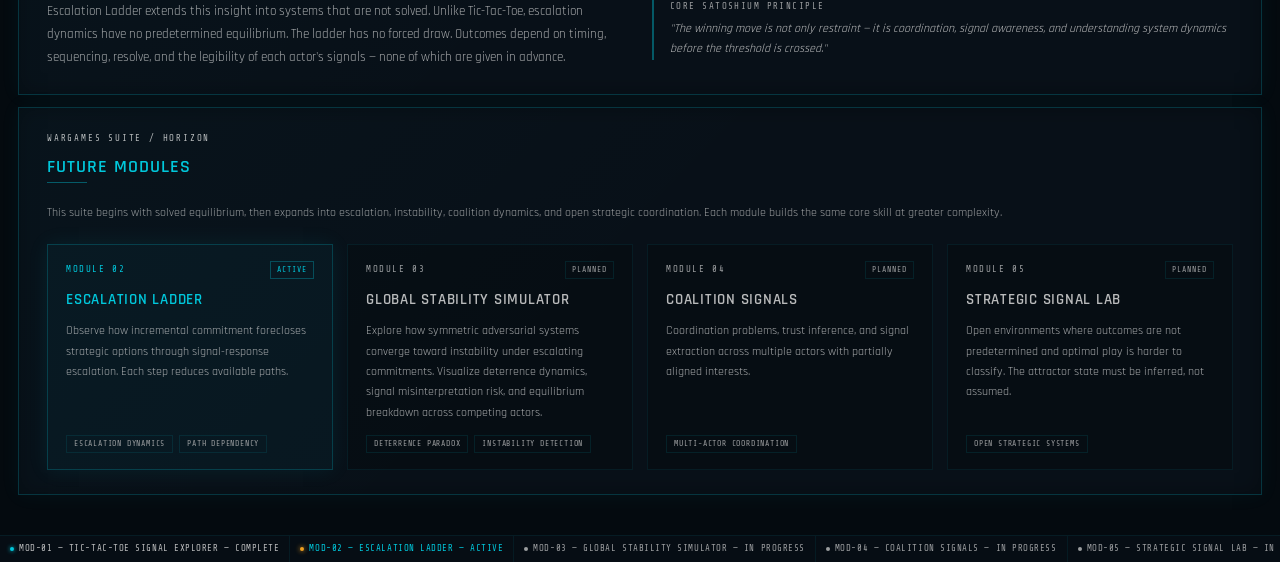
<file: apps/wargames-suite/escalation-ladder/index.html>
<!DOCTYPE html>
<html lang="en">
  <head>
    <meta charset="UTF-8" />
    <meta name="viewport" content="width=device-width, initial-scale=1.0, maximum-scale=1" />
    <title>Escalation Ladder — Module 02 · Satoshium WarGames Suite</title>
 
    <!-- TIER 3 — SEO: meta description -->
    <meta name="description" content="Escalation Ladder — a commitment signal explorer within the Satoshium WarGames Suite. Module 02 models escalation dynamics, signaling credibility, and strategic restraint.">
 
    <!-- TIER 3 — SEO: Open Graph -->
    <meta property="og:title" content="Escalation Ladder — Module 02 · Satoshium WarGames Suite">
    <meta property="og:description" content="Module 02 of the Satoshium WarGames Suite. Explore escalation dynamics, signaling credibility, and strategic restraint through interactive simulation.">
    <meta property="og:type" content="website">
    <meta property="og:url" content="https://satoshium.games/apps/wargames-suite/escalation-ladder/">
    <meta property="og:image" content="https://satoshium.games/apps/wargames-suite/escalation-ladder/opengraph.jpg">
    <meta property="og:site_name" content="Satoshium Games">
    <meta property="og:locale" content="en_US">
 
    <!-- TIER 3 — SEO: Twitter Card -->
    <meta name="twitter:card" content="summary_large_image">
    <meta name="twitter:title" content="Escalation Ladder — Module 02 · Satoshium WarGames Suite">
    <meta name="twitter:description" content="Commitment signal explorer — escalation dynamics, signaling credibility, and strategic restraint.">
    <meta name="twitter:image" content="https://satoshium.games/apps/wargames-suite/escalation-ladder/opengraph.jpg">
    <meta name="twitter:site" content="@SatoshiumAI">
 
    <!-- TIER 3 — SEO: canonical URL -->
    <link rel="canonical" href="https://satoshium.games/apps/wargames-suite/escalation-ladder/">
 
    <!-- TIER 3 — THEME: consistent branding -->
    <meta name="theme-color" content="#9b6cff">
 
    <link rel="icon" type="image/svg+xml" href="/apps/wargames-suite/escalation-ladder/favicon.svg" />
    <link rel="preconnect" href="https://fonts.googleapis.com">
    <link rel="preconnect" href="https://fonts.gstatic.com" crossorigin>
    <!-- TIER 3 — PERFORMANCE: dns-prefetch fallback for older browsers -->
    <link rel="dns-prefetch" href="https://fonts.googleapis.com">
    <link rel="dns-prefetch" href="https://fonts.gstatic.com">
    <link href="https://fonts.googleapis.com/css2?family=Inter:wght@400;500;600;700&display=swap" rel="stylesheet">
    <script type="module" crossorigin src="/apps/wargames-suite/escalation-ladder/assets/index-BQ_Itbds.js"></script>
    <link rel="stylesheet" crossorigin href="/apps/wargames-suite/escalation-ladder/assets/index-DjIzF5tC.css">
  </head>
  <body>
    <div id="root"></div>
    <!-- TIER 3 — ACCESSIBILITY: noscript fallback for JS-dependent app -->
    <noscript>
      <p style="color:#e8edf7;background:#07090d;padding:40px;font-family:system-ui,sans-serif;text-align:center;">
        Escalation Ladder requires JavaScript to run. Please enable JavaScript in your browser settings.
      </p>
    </noscript>
  </body>
</html>
</file>
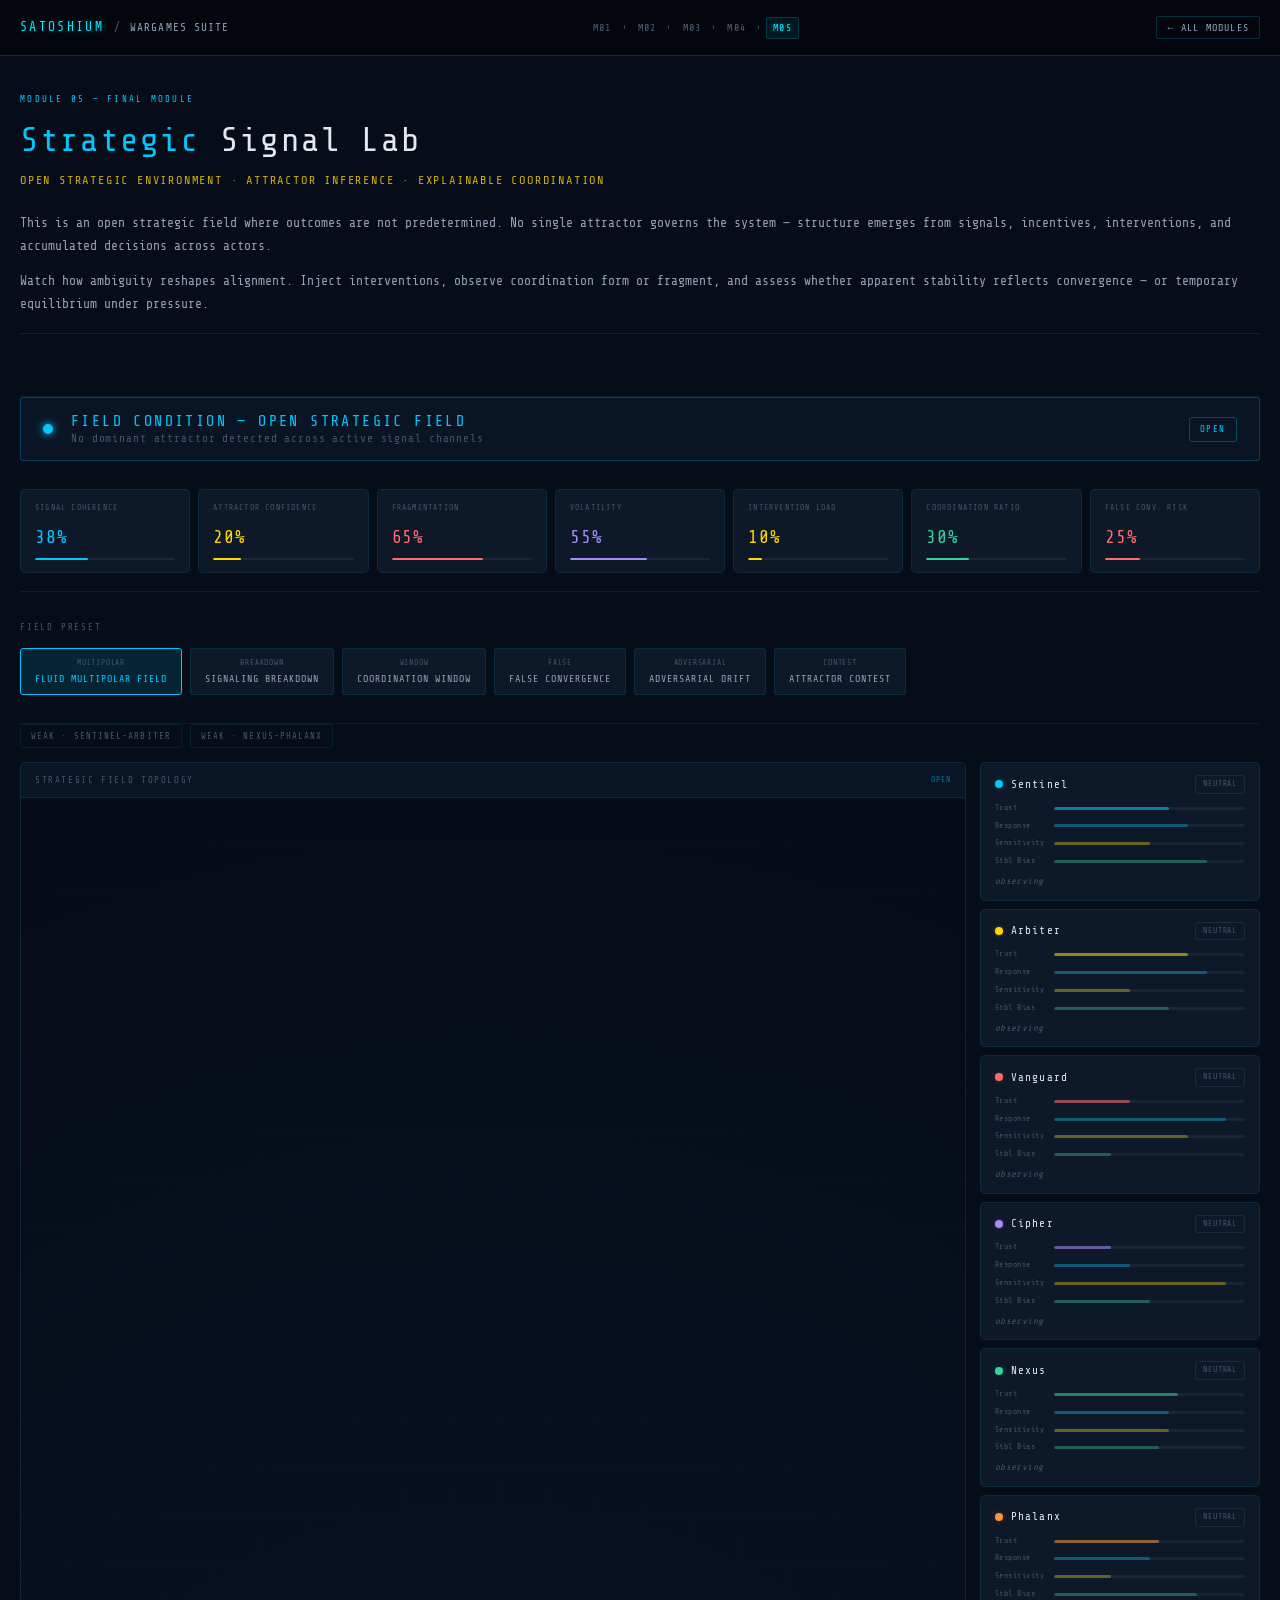
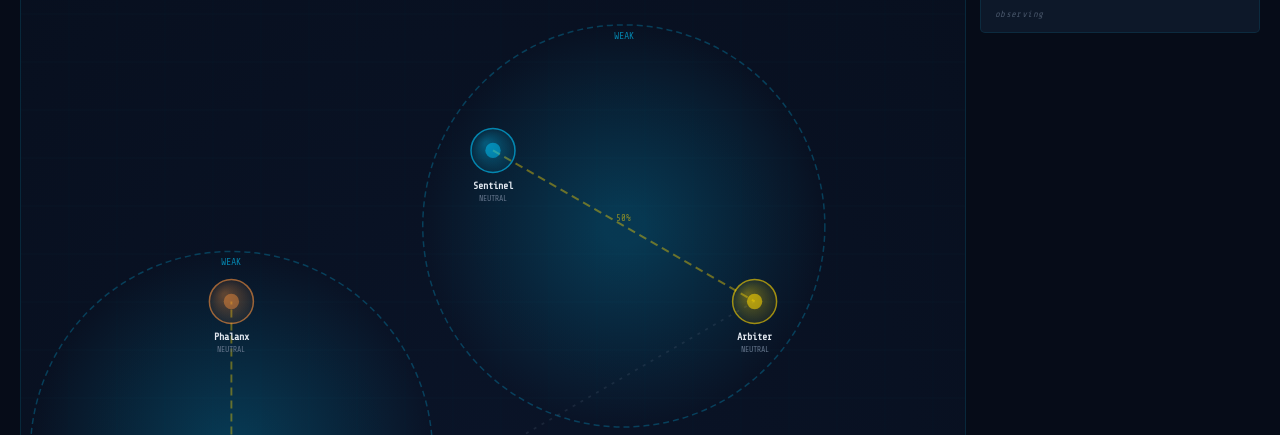
<file: apps/wargames-suite/strategic-signal-lab/index.html>
<!DOCTYPE html>
<html lang="en">
<head>
  <meta charset="UTF-8" />
  <meta name="viewport" content="width=device-width, initial-scale=1.0" />
  <title>Strategic Signal Lab — Module 05 · Satoshium WarGames Suite</title>
  <meta name="description" content="An open strategic field where outcomes are not predetermined. Structure emerges from signals, incentives, interventions, and accumulated decisions across actors." />
 
  <!-- TIER 3 — SEO: Open Graph (completed — added missing image, site_name, locale) -->
  <meta property="og:title" content="Strategic Signal Lab · Satoshium WarGames Suite" />
  <meta property="og:description" content="Module 05 of the Satoshium WarGames Suite. An open strategic environment for attractor inference, signal analysis, and explainable coordination dynamics." />
  <meta property="og:url" content="https://satoshium.games/apps/wargames-suite/strategic-signal-lab/" />
  <meta property="og:type" content="website" />
  <meta property="og:image" content="https://satoshium.games/apps/wargames-suite/strategic-signal-lab/opengraph.jpg" />
  <meta property="og:site_name" content="Satoshium Games" />
  <meta property="og:locale" content="en_US" />
 
  <!-- TIER 3 — SEO: Twitter Card (was missing entirely) -->
  <meta name="twitter:card" content="summary_large_image" />
  <meta name="twitter:title" content="Strategic Signal Lab — Module 05 · Satoshium WarGames Suite" />
  <meta name="twitter:description" content="Open strategic environment for attractor inference, signal analysis, and explainable coordination dynamics." />
  <meta name="twitter:image" content="https://satoshium.games/apps/wargames-suite/strategic-signal-lab/opengraph.jpg" />
  <meta name="twitter:site" content="@SatoshiumAI" />
 
  <!-- TIER 3 — SEO: canonical URL -->
  <link rel="canonical" href="https://satoshium.games/apps/wargames-suite/strategic-signal-lab/" />
 
  <!-- TIER 3 — THEME: consistent branding -->
  <meta name="theme-color" content="#9b6cff" />
 
  <link rel="icon" type="image/svg+xml" href="favicon.svg" />
  <link rel="stylesheet" href="styles.css?v=8" />
  <link rel="preconnect" href="https://fonts.googleapis.com">
  <link rel="preconnect" href="https://fonts.gstatic.com" crossorigin>
  <!-- TIER 3 — PERFORMANCE: dns-prefetch fallback for older browsers -->
  <link rel="dns-prefetch" href="https://fonts.googleapis.com">
  <link rel="dns-prefetch" href="https://fonts.gstatic.com">
  <link href="https://fonts.googleapis.com/css2?family=Share+Tech+Mono&display=swap" rel="stylesheet">
</head>
<body>
 
<!-- ─── TOPBAR ─────────────────────────────────────────── -->
<header id="topbar">
  <div class="topbar-left">
    <a href="https://satoshium.games/apps/wargames-suite/" class="topbar-brand">SATOSHIUM</a>
    <span class="topbar-sep">/</span>
    <span class="topbar-suite-name">WarGames Suite</span>
  </div>
 
  <nav class="topbar-center" aria-label="Module navigation">
    <div class="module-progress">
      <a href="https://satoshium.games/apps/wargames-suite/tic-tac-toe-signal/" class="mp-item" title="Module 01 — Tic-Tac-Toe Signal Explorer">M01</a>
      <span class="mp-arrow" aria-hidden="true">›</span>
      <a href="https://satoshium.games/apps/wargames-suite/escalation-ladder/" class="mp-item" title="Module 02 — Escalation Ladder">M02</a>
      <span class="mp-arrow" aria-hidden="true">›</span>
      <a href="https://satoshium.games/apps/wargames-suite/global-stability/" class="mp-item" title="Module 03 — Global Stability Simulator">M03</a>
      <span class="mp-arrow" aria-hidden="true">›</span>
      <a href="https://satoshium.games/apps/wargames-suite/coalition-signals/" class="mp-item" title="Module 04 — Coalition Signals">M04</a>
      <span class="mp-arrow" aria-hidden="true">›</span>
      <span class="mp-item active" title="Module 05 — Strategic Signal Lab (current)" aria-current="page">M05</span>
    </div>
  </nav>
 
  <div class="topbar-right">
    <a href="https://satoshium.games/apps/wargames-suite/" class="btn-back">&#8592; All Modules</a>
  </div>
</header>
 
<!-- ─── PAGE CONTENT ─────────────────────────────────────────────────────────── -->
<div class="page-content">
 
  <!-- HERO -->
  <section class="hero">
    <div class="hero-eyebrow">Module 05 — Final Module</div>
    <h1 class="hero-title"><span>Strategic</span> Signal Lab</h1>
    <div class="hero-subtitle">Open Strategic Environment · Attractor Inference · Explainable Coordination</div>
    <div class="hero-body">
      <p>This is an open strategic field where outcomes are not predetermined. No single attractor governs the system — structure emerges from signals, incentives, interventions, and accumulated decisions across actors.</p>
      <p>Watch how ambiguity reshapes alignment. Inject interventions, observe coordination form or fragment, and assess whether apparent stability reflects convergence — or temporary equilibrium under pressure.</p>
    </div>
  </section>
 
  <!-- FIELD STATUS BANNER -->
  <div class="field-ribbon ribbon-open" id="field-ribbon" role="status" aria-label="Field condition">
    <div class="ribbon-left">
      <div class="ribbon-indicator"></div>
    </div>
    <div class="ribbon-body">
      <div class="ribbon-text" id="ribbon-text">FIELD CONDITION — OPEN STRATEGIC FIELD</div>
      <div class="ribbon-sub" id="ribbon-sub">No dominant attractor detected across active signal channels</div>
    </div>
    <div class="ribbon-badge" id="ribbon-badge">INITIALIZING</div>
  </div>
 
  <!-- METRICS ROW -->
  <div class="metrics-row" id="metrics-row" aria-label="Simulation metrics">
    <div class="metric-card metric-cyan">
      <div class="metric-label">Signal Coherence</div>
      <div class="metric-value" id="m-coherence">—</div>
      <div class="metric-bar"><div class="metric-bar-fill" id="mb-coherence" style="width:0%" role="meter" aria-label="Signal Coherence" aria-valuemin="0" aria-valuemax="100" aria-valuenow="0"></div></div>
    </div>
    <div class="metric-card metric-gold">
      <div class="metric-label">Attractor Confidence</div>
      <div class="metric-value" id="m-attractor">—</div>
      <div class="metric-bar"><div class="metric-bar-fill" id="mb-attractor" style="width:0%" role="meter" aria-label="Attractor Confidence" aria-valuemin="0" aria-valuemax="100" aria-valuenow="0"></div></div>
    </div>
    <div class="metric-card metric-red">
      <div class="metric-label">Fragmentation</div>
      <div class="metric-value" id="m-fragment">—</div>
      <div class="metric-bar"><div class="metric-bar-fill" id="mb-fragment" style="width:0%" role="meter" aria-label="Fragmentation" aria-valuemin="0" aria-valuemax="100" aria-valuenow="0"></div></div>
    </div>
    <div class="metric-card metric-violet">
      <div class="metric-label">Volatility</div>
      <div class="metric-value" id="m-volatility">—</div>
      <div class="metric-bar"><div class="metric-bar-fill" id="mb-volatility" style="width:0%" role="meter" aria-label="Volatility" aria-valuemin="0" aria-valuemax="100" aria-valuenow="0"></div></div>
    </div>
    <div class="metric-card metric-gold">
      <div class="metric-label">Intervention Load</div>
      <div class="metric-value" id="m-interv">—</div>
      <div class="metric-bar"><div class="metric-bar-fill" id="mb-interv" style="width:0%" role="meter" aria-label="Intervention Load" aria-valuemin="0" aria-valuemax="100" aria-valuenow="0"></div></div>
    </div>
    <div class="metric-card metric-green">
      <div class="metric-label">Coordination Ratio</div>
      <div class="metric-value" id="m-coord">—</div>
      <div class="metric-bar"><div class="metric-bar-fill" id="mb-coord" style="width:0%" role="meter" aria-label="Coordination Ratio" aria-valuemin="0" aria-valuemax="100" aria-valuenow="0"></div></div>
    </div>
    <div class="metric-card metric-red">
      <div class="metric-label">False Conv. Risk</div>
      <div class="metric-value" id="m-fcr">—</div>
      <div class="metric-bar"><div class="metric-bar-fill" id="mb-fcr" style="width:0%" role="meter" aria-label="False Convergence Risk" aria-valuemin="0" aria-valuemax="100" aria-valuenow="0"></div></div>
    </div>
  </div>
 
  <!-- SCENARIO SELECTION -->
  <div class="section">
    <div class="section-label">Field Preset</div>
    <div class="scenario-row" id="scenario-row">
      <!-- populated by JS -->
    </div>
  </div>
 
  <!-- ATTRACTOR CLASSIFICATION BAR -->
  <div class="attractor-bar" id="attractor-bar"></div>
 
  <!-- MAIN GRID: TOPOLOGY + ACTOR CARDS -->
  <div class="main-grid">
 
    <!-- TOPOLOGY PANEL -->
    <div class="topology-panel">
      <div class="panel-header">
        <span class="panel-title">Strategic Field Topology</span>
        <span class="panel-tag" id="topology-tag">FIELD ACTIVE</span>
      </div>
      <div class="topology-canvas-wrap" id="topology-wrap">
        <canvas id="topology-canvas" role="img" aria-label="Strategic field topology showing actor positions, trust links, and attractor halos"></canvas>
      </div>
      <div class="topology-legend">
        <div class="legend-item">
          <div class="legend-line legend-solid-cyan" aria-hidden="true"></div>
          <span>Strong alignment</span>
        </div>
        <div class="legend-item">
          <div class="legend-line legend-dashed-gold" aria-hidden="true"></div>
          <span>Provisional / conditional</span>
        </div>
        <div class="legend-item">
          <div class="legend-line legend-dotted-slate" aria-hidden="true"></div>
          <span>Weak signal channel</span>
        </div>
        <div class="legend-item">
          <div class="legend-dot" style="background:rgba(0,200,255,0.15);border:1px dashed rgba(0,200,255,0.3);" aria-hidden="true"></div>
          <span>Attractor halo</span>
        </div>
        <div class="legend-item">
          <div class="legend-dot" style="background:rgba(0,200,255,0.6);box-shadow:0 0 5px rgba(0,200,255,0.6)" aria-hidden="true"></div>
          <span>Intervention focus</span>
        </div>
      </div>
    </div>
 
    <!-- ACTOR CARDS PANEL -->
    <div class="actor-panel" id="actor-panel">
      <!-- populated by JS -->
    </div>
 
  </div>
 
  <!-- CONTROL ROW -->
  <div class="control-row">
    <button class="ctrl-btn primary" id="btn-play" title="Run simulation">▶ Run</button>
    <button class="ctrl-btn" id="btn-step" title="Advance one round">Step →</button>
    <button class="ctrl-btn danger" id="btn-reset" title="Reset to scenario initial state">↺ Reset</button>
    <button class="ctrl-btn" id="btn-randomize" title="Randomize field parameters">⊛ Randomize</button>
    <div class="ctrl-divider"></div>
    <div class="ctrl-group">
      <!-- TIER 3 — ACCESSIBILITY: associate label with slider via for/id -->
      <label class="ctrl-label" for="speed-slider">Speed</label>
      <input type="range" class="speed-slider" id="speed-slider" min="300" max="3500" value="1800" aria-label="Simulation speed" />
    </div>
    <div class="ctrl-divider"></div>
    <!-- TIER 3 — ACCESSIBILITY: associate label with intervention select -->
    <label for="intervention-select" class="sr-only">Select intervention</label>
    <select class="intervention-select" id="intervention-select">
      <option value="">— Select Intervention —</option>
    </select>
    <button class="ctrl-btn" id="btn-apply" title="Apply intervention at next step">Apply</button>
    <div class="ctrl-divider"></div>
    <span class="round-counter" id="round-counter">Round 1</span>
  </div>
 
  <!-- EXPLAINABILITY LOG -->
  <div class="log-panel">
    <div class="log-header">
      <span class="log-title">Explainability Log</span>
      <button class="log-clear-btn" id="btn-clear-log">Clear</button>
    </div>
    <div class="log-body" id="log-body" role="log" aria-live="polite">
      <div class="log-entry">
        <div class="log-entry-round">SYSTEM</div>
        <div class="log-entry-line">Select a field preset to initialize the simulation. Each preset seeds a distinct strategic configuration — different initial trust levels, link structures, and attractor tendencies. Every round and intervention produces a human-readable explanation of what changed and why.</div>
      </div>
    </div>
  </div>
 
</div><!-- end page-content -->
 
<!-- ─── FOOTER ────────────────────────────────────────────────────────────────── -->
<footer class="footer">
  <div class="footer-inner">
    <span class="footer-suite">Satoshium WarGames Suite</span>
    <span class="footer-module">05 / Strategic Signal Lab</span>
    <nav class="footer-nav" aria-label="Suite module links">
      <a href="https://satoshium.games/apps/wargames-suite/tic-tac-toe-signal/">Module 01</a>
      <a href="https://satoshium.games/apps/wargames-suite/escalation-ladder/">Module 02</a>
      <a href="https://satoshium.games/apps/wargames-suite/global-stability/">Module 03</a>
      <a href="https://satoshium.games/apps/wargames-suite/coalition-signals/">Module 04</a>
      <a href="https://satoshium.games/apps/wargames-suite/">All Modules</a>
    </nav>
  </div>
</footer>
 
<!-- TIER 3 — ACCESSIBILITY: noscript fallback for JS-dependent simulation -->
<noscript>
  <p style="color:#e8edf7;background:#07090d;padding:40px;font-family:system-ui,sans-serif;text-align:center;">
    Strategic Signal Lab requires JavaScript to run. Please enable JavaScript in your browser settings.
  </p>
</noscript>
 
<!-- TIER 3 — ACCESSIBILITY: screen-reader-only utility (used by intervention label) -->
<style>.sr-only{position:absolute;width:1px;height:1px;padding:0;margin:-1px;overflow:hidden;clip:rect(0,0,0,0);white-space:nowrap;border:0}</style>
 
<script src="actors.js"></script>
<script src="scenarios.js"></script>
<script src="topology.js"></script>
<script src="simulation.js"></script>
<script src="app.js"></script>
</body>
</html>
</file>
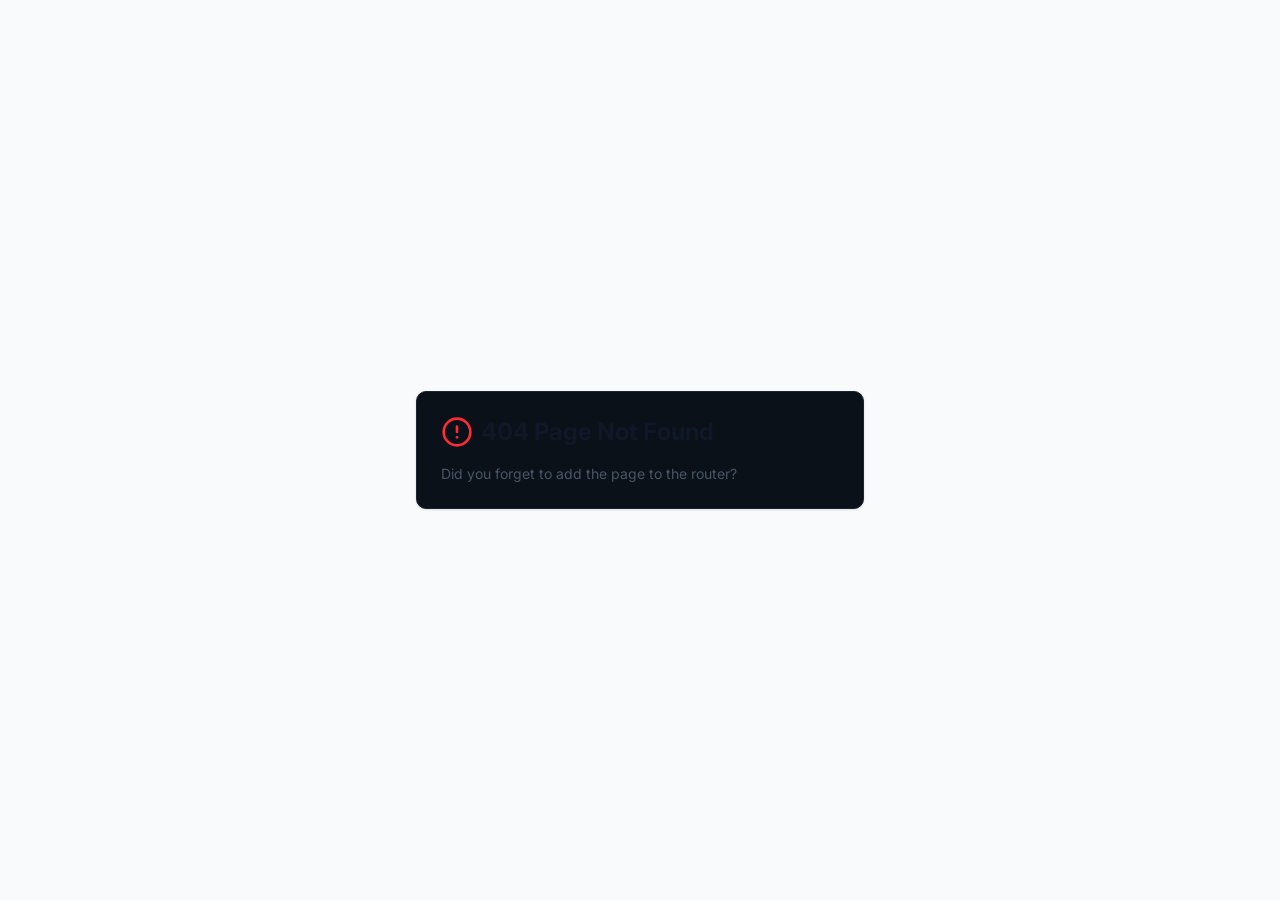
<file: apps/wargames-suite/tic-tac-toe-signal/index.html>
<!DOCTYPE html>
<html lang="en">
  <head>
    <meta charset="UTF-8" />
    <meta name="viewport" content="width=device-width, initial-scale=1.0, maximum-scale=1" />
    <title>Module 01 — Tic-Tac-Toe Signal Explorer · Satoshium WarGames Suite</title>
    <meta name="description" content="An interactive signal reasoning lab. Explore optimal play, game-theoretic equilibrium, and solved-system theory through Tic-Tac-Toe with perfect AI and live move analysis." />
 
    <!-- TIER 3 — SEO: Open Graph (completed — added missing url, image, site_name, locale) -->
    <meta property="og:title" content="Tic-Tac-Toe Signal Explorer · Satoshium WarGames Suite" />
    <meta property="og:description" content="Module 01 of the Satoshium WarGames Suite. Study signal reasoning and solved-system theory through interactive self-play simulation." />
    <meta property="og:type" content="website" />
    <meta property="og:url" content="https://satoshium.games/apps/wargames-suite/tic-tac-toe-signal/" />
    <meta property="og:image" content="https://satoshium.games/apps/wargames-suite/tic-tac-toe-signal/opengraph.jpg" />
    <meta property="og:site_name" content="Satoshium Games" />
    <meta property="og:locale" content="en_US" />
 
    <!-- TIER 3 — SEO: Twitter Card (was missing entirely) -->
    <meta name="twitter:card" content="summary_large_image" />
    <meta name="twitter:title" content="Tic-Tac-Toe Signal Explorer — Module 01 · Satoshium WarGames Suite" />
    <meta name="twitter:description" content="Interactive signal reasoning lab — optimal play, game-theoretic equilibrium, and solved-system theory." />
    <meta name="twitter:image" content="https://satoshium.games/apps/wargames-suite/tic-tac-toe-signal/opengraph.jpg" />
    <meta name="twitter:site" content="@SatoshiumAI" />
 
    <!-- TIER 3 — SEO: canonical URL -->
    <link rel="canonical" href="https://satoshium.games/apps/wargames-suite/tic-tac-toe-signal/" />
 
    <!-- TIER 3 — THEME: consistent branding -->
    <meta name="theme-color" content="#9b6cff" />
 
    <link rel="icon" type="image/svg+xml" href="favicon.svg" />
    <link rel="preconnect" href="https://fonts.googleapis.com">
    <link rel="preconnect" href="https://fonts.gstatic.com" crossorigin>
    <!-- TIER 3 — PERFORMANCE: dns-prefetch fallback for older browsers -->
    <link rel="dns-prefetch" href="https://fonts.googleapis.com">
    <link rel="dns-prefetch" href="https://fonts.gstatic.com">
    <link href="https://fonts.googleapis.com/css2?family=Inter:wght@400;500;600;700&display=swap" rel="stylesheet">
    <script type="module" crossorigin src="/apps/wargames-suite/tic-tac-toe-signal/assets/index-Co5DqrnW.js"></script>
    <link rel="stylesheet" crossorigin href="/apps/wargames-suite/tic-tac-toe-signal/assets/index-d2pMMFwz.css">
  </head>
  <body>
    <div id="root"></div>
    <!-- TIER 3 — ACCESSIBILITY: noscript fallback for JS-dependent app -->
    <noscript>
      <p style="color:#e8edf7;background:#07090d;padding:40px;font-family:system-ui,sans-serif;text-align:center;">
        Tic-Tac-Toe Signal Explorer requires JavaScript to run. Please enable JavaScript in your browser settings.
      </p>
    </noscript>
  </body>
</html>
</file>
<file: apps/chess-signal/assets/index-D4Z6Ooyj.css>
@layer properties{@supports (((-webkit-hyphens:none)) and (not (margin-trim:inline))) or ((-moz-orient:inline) and (not (color:rgb(from red r g b)))){*,:before,:after,::backdrop{--tw-translate-x:0;--tw-translate-y:0;--tw-translate-z:0;--tw-rotate-x:initial;--tw-rotate-y:initial;--tw-rotate-z:initial;--tw-skew-x:initial;--tw-skew-y:initial;--tw-space-y-reverse:0;--tw-space-x-reverse:0;--tw-border-style:solid;--tw-leading:initial;--tw-font-weight:initial;--tw-tracking:initial;--tw-ordinal:initial;--tw-slashed-zero:initial;--tw-numeric-figure:initial;--tw-numeric-spacing:initial;--tw-numeric-fraction:initial;--tw-shadow:0 0 #0000;--tw-shadow-color:initial;--tw-shadow-alpha:100%;--tw-inset-shadow:0 0 #0000;--tw-inset-shadow-color:initial;--tw-inset-shadow-alpha:100%;--tw-ring-color:initial;--tw-ring-shadow:0 0 #0000;--tw-inset-ring-color:initial;--tw-inset-ring-shadow:0 0 #0000;--tw-ring-inset:initial;--tw-ring-offset-width:0px;--tw-ring-offset-color:#fff;--tw-ring-offset-shadow:0 0 #0000;--tw-outline-style:solid;--tw-blur:initial;--tw-brightness:initial;--tw-contrast:initial;--tw-grayscale:initial;--tw-hue-rotate:initial;--tw-invert:initial;--tw-opacity:initial;--tw-saturate:initial;--tw-sepia:initial;--tw-drop-shadow:initial;--tw-drop-shadow-color:initial;--tw-drop-shadow-alpha:100%;--tw-drop-shadow-size:initial;--tw-backdrop-blur:initial;--tw-backdrop-brightness:initial;--tw-backdrop-contrast:initial;--tw-backdrop-grayscale:initial;--tw-backdrop-hue-rotate:initial;--tw-backdrop-invert:initial;--tw-backdrop-opacity:initial;--tw-backdrop-saturate:initial;--tw-backdrop-sepia:initial;--tw-duration:initial;--tw-ease:initial;--tw-content:"";--tw-animation-delay:0s;--tw-animation-direction:normal;--tw-animation-duration:initial;--tw-animation-fill-mode:none;--tw-animation-iteration-count:1;--tw-enter-blur:0;--tw-enter-opacity:1;--tw-enter-rotate:0;--tw-enter-scale:1;--tw-enter-translate-x:0;--tw-enter-translate-y:0;--tw-exit-blur:0;--tw-exit-opacity:1;--tw-exit-rotate:0;--tw-exit-scale:1;--tw-exit-translate-x:0;--tw-exit-translate-y:0}}}@layer theme{:root,:host{--color-red-50:oklch(97.1% .013 17.38);--color-red-300:oklch(80.8% .114 19.571);--color-red-400:oklch(70.4% .191 22.216);--color-red-500:oklch(63.7% .237 25.331);--color-red-600:oklch(57.7% .245 27.325);--color-gray-50:oklch(98.5% .002 247.839);--color-gray-600:oklch(44.6% .03 256.802);--color-gray-900:oklch(21% .034 264.665);--color-black:#000;--spacing:.25rem;--container-sm:24rem;--container-md:28rem;--container-lg:32rem;--text-xs:.75rem;--text-xs--line-height:calc(1 / .75);--text-sm:.875rem;--text-sm--line-height:calc(1.25 / .875);--text-base:1rem;--text-base--line-height: 1.5 ;--text-lg:1.125rem;--text-lg--line-height:calc(1.75 / 1.125);--text-2xl:1.5rem;--text-2xl--line-height:calc(2 / 1.5);--font-weight-normal:400;--font-weight-medium:500;--font-weight-semibold:600;--font-weight-bold:700;--tracking-tight:-.025em;--tracking-wider:.05em;--tracking-widest:.1em;--leading-snug:1.375;--leading-normal:1.5;--leading-relaxed:1.625;--radius-2xl:1rem;--ease-out:cubic-bezier(0, 0, .2, 1);--ease-in-out:cubic-bezier(.4, 0, .2, 1);--animate-spin:spin 1s linear infinite;--animate-pulse:pulse 2s cubic-bezier(.4, 0, .6, 1) infinite;--blur-sm:8px;--aspect-video:16 / 9;--default-transition-duration:.15s;--default-transition-timing-function:cubic-bezier(.4, 0, .2, 1);--default-font-family:var(--app-font-sans);--default-mono-font-family:var(--app-font-mono);--color-border:hsl(var(--border))}}@layer base{*,:after,:before,::backdrop{box-sizing:border-box;border:0 solid;margin:0;padding:0}::file-selector-button{box-sizing:border-box;border:0 solid;margin:0;padding:0}html,:host{-webkit-text-size-adjust:100%;tab-size:4;line-height:1.5;font-family:var(--default-font-family,ui-sans-serif, system-ui, sans-serif, "Apple Color Emoji", "Segoe UI Emoji", "Segoe UI Symbol", "Noto Color Emoji");font-feature-settings:var(--default-font-feature-settings,normal);font-variation-settings:var(--default-font-variation-settings,normal);-webkit-tap-highlight-color:transparent}hr{height:0;color:inherit;border-top-width:1px}abbr:where([title]){-webkit-text-decoration:underline dotted;text-decoration:underline dotted}h1,h2,h3,h4,h5,h6{font-size:inherit;font-weight:inherit}a{color:inherit;-webkit-text-decoration:inherit;text-decoration:inherit}b,strong{font-weight:bolder}code,kbd,samp,pre{font-family:var(--default-mono-font-family,ui-monospace, SFMono-Regular, Menlo, Monaco, Consolas, "Liberation Mono", "Courier New", monospace);font-feature-settings:var(--default-mono-font-feature-settings,normal);font-variation-settings:var(--default-mono-font-variation-settings,normal);font-size:1em}small{font-size:80%}sub,sup{vertical-align:baseline;font-size:75%;line-height:0;position:relative}sub{bottom:-.25em}sup{top:-.5em}table{text-indent:0;border-color:inherit;border-collapse:collapse}:-moz-focusring{outline:auto}progress{vertical-align:baseline}summary{display:list-item}ol,ul,menu{list-style:none}img,svg,video,canvas,audio,iframe,embed,object{vertical-align:middle;display:block}img,video{max-width:100%;height:auto}button,input,select,optgroup,textarea{font:inherit;font-feature-settings:inherit;font-variation-settings:inherit;letter-spacing:inherit;color:inherit;opacity:1;background-color:#0000;border-radius:0}::file-selector-button{font:inherit;font-feature-settings:inherit;font-variation-settings:inherit;letter-spacing:inherit;color:inherit;opacity:1;background-color:#0000;border-radius:0}:where(select:is([multiple],[size])) optgroup{font-weight:bolder}:where(select:is([multiple],[size])) optgroup option{padding-inline-start:20px}::file-selector-button{margin-inline-end:4px}::placeholder{opacity:1}@supports (not ((-webkit-appearance:-apple-pay-button))) or (contain-intrinsic-size:1px){::placeholder{color:currentColor}@supports (color:color-mix(in lab,red,red)){::placeholder{color:color-mix(in oklab,currentcolor 50%,transparent)}}}textarea{resize:vertical}::-webkit-search-decoration{-webkit-appearance:none}::-webkit-date-and-time-value{min-height:1lh;text-align:inherit}::-webkit-datetime-edit{display:inline-flex}::-webkit-datetime-edit-fields-wrapper{padding:0}::-webkit-datetime-edit{padding-block:0}::-webkit-datetime-edit-year-field{padding-block:0}::-webkit-datetime-edit-month-field{padding-block:0}::-webkit-datetime-edit-day-field{padding-block:0}::-webkit-datetime-edit-hour-field{padding-block:0}::-webkit-datetime-edit-minute-field{padding-block:0}::-webkit-datetime-edit-second-field{padding-block:0}::-webkit-datetime-edit-millisecond-field{padding-block:0}::-webkit-datetime-edit-meridiem-field{padding-block:0}::-webkit-calendar-picker-indicator{line-height:1}:-moz-ui-invalid{box-shadow:none}button,input:where([type=button],[type=reset],[type=submit]){appearance:button}::file-selector-button{appearance:button}::-webkit-inner-spin-button{height:auto}::-webkit-outer-spin-button{height:auto}[hidden]:where(:not([hidden=until-found])){display:none!important}*{border-color:hsl(var(--border))}body{background-color:hsl(var(--background));font-family:var(--app-font-sans);color:hsl(var(--foreground));-webkit-font-smoothing:antialiased;-moz-osx-font-smoothing:grayscale}}@layer components;@layer utilities{.\@container\/field-group{container:field-group/inline-size}.pointer-events-auto{pointer-events:auto}.pointer-events-none{pointer-events:none}.invisible{visibility:hidden}.visible{visibility:visible}.sr-only{clip-path:inset(50%);white-space:nowrap;border-width:0;width:1px;height:1px;margin:-1px;padding:0;position:absolute;overflow:hidden}.absolute{position:absolute}.fixed{position:fixed}.relative{position:relative}.static{position:static}.inset-0{inset:calc(var(--spacing) * 0)}.inset-x-0{inset-inline:calc(var(--spacing) * 0)}.inset-y-0{inset-block:calc(var(--spacing) * 0)}.start{inset-inline-start:var(--spacing)}.end{inset-inline-end:var(--spacing)}.-top-12{top:calc(var(--spacing) * -12)}.top-0{top:calc(var(--spacing) * 0)}.top-1\.5{top:calc(var(--spacing) * 1.5)}.top-1\/2{top:50%}.top-2{top:calc(var(--spacing) * 2)}.top-3\.5{top:calc(var(--spacing) * 3.5)}.top-4{top:calc(var(--spacing) * 4)}.top-\[1px\]{top:1px}.top-\[50\%\]{top:50%}.top-\[60\%\]{top:60%}.top-full{top:100%}.-right-12{right:calc(var(--spacing) * -12)}.right-0{right:calc(var(--spacing) * 0)}.right-1{right:calc(var(--spacing) * 1)}.right-2{right:calc(var(--spacing) * 2)}.right-3{right:calc(var(--spacing) * 3)}.right-4{right:calc(var(--spacing) * 4)}.-bottom-12{bottom:calc(var(--spacing) * -12)}.bottom-0{bottom:calc(var(--spacing) * 0)}.-left-12{left:calc(var(--spacing) * -12)}.left-0{left:calc(var(--spacing) * 0)}.left-1\/2{left:50%}.left-2{left:calc(var(--spacing) * 2)}.left-\[50\%\]{left:50%}.z-10{z-index:10}.z-20{z-index:20}.z-50{z-index:50}.z-\[1\]{z-index:1}.z-\[100\]{z-index:100}.order-1{order:1}.order-2{order:2}.order-3{order:3}.order-first{order:-9999}.order-last{order:9999}.\!m-0{margin:calc(var(--spacing) * 0)!important}.-mx-1{margin-inline:calc(var(--spacing) * -1)}.mx-2{margin-inline:calc(var(--spacing) * 2)}.mx-3\.5{margin-inline:calc(var(--spacing) * 3.5)}.mx-4{margin-inline:calc(var(--spacing) * 4)}.mx-auto{margin-inline:auto}.-my-2{margin-block:calc(var(--spacing) * -2)}.my-0{margin-block:calc(var(--spacing) * 0)}.my-0\.5{margin-block:calc(var(--spacing) * .5)}.my-1{margin-block:calc(var(--spacing) * 1)}.-mt-4{margin-top:calc(var(--spacing) * -4)}.mt-0\.5{margin-top:calc(var(--spacing) * .5)}.mt-1{margin-top:calc(var(--spacing) * 1)}.mt-1\.5{margin-top:calc(var(--spacing) * 1.5)}.mt-2{margin-top:calc(var(--spacing) * 2)}.mt-4{margin-top:calc(var(--spacing) * 4)}.mt-24{margin-top:calc(var(--spacing) * 24)}.mt-auto{margin-top:auto}.mr-1{margin-right:calc(var(--spacing) * 1)}.mr-2{margin-right:calc(var(--spacing) * 2)}.mb-1{margin-bottom:calc(var(--spacing) * 1)}.mb-1\.5{margin-bottom:calc(var(--spacing) * 1.5)}.mb-2{margin-bottom:calc(var(--spacing) * 2)}.mb-3{margin-bottom:calc(var(--spacing) * 3)}.mb-4{margin-bottom:calc(var(--spacing) * 4)}.-ml-4{margin-left:calc(var(--spacing) * -4)}.ml-1{margin-left:calc(var(--spacing) * 1)}.ml-4{margin-left:calc(var(--spacing) * 4)}.ml-auto{margin-left:auto}.line-clamp-2{-webkit-line-clamp:2;-webkit-box-orient:vertical;display:-webkit-box;overflow:hidden}.block{display:block}.flex{display:flex}.grid{display:grid}.hidden{display:none}.inline-block{display:inline-block}.inline-flex{display:inline-flex}.table{display:table}.aspect-square{aspect-ratio:1}.aspect-video{aspect-ratio:var(--aspect-video)}.size-4{width:calc(var(--spacing) * 4);height:calc(var(--spacing) * 4)}.size-6{width:calc(var(--spacing) * 6);height:calc(var(--spacing) * 6)}.size-8{width:calc(var(--spacing) * 8);height:calc(var(--spacing) * 8)}.size-10{width:calc(var(--spacing) * 10);height:calc(var(--spacing) * 10)}.size-\[--cell-size\]{width:--cell-size;height:--cell-size}.h-1\.5{height:calc(var(--spacing) * 1.5)}.h-2{height:calc(var(--spacing) * 2)}.h-2\.5{height:calc(var(--spacing) * 2.5)}.h-3{height:calc(var(--spacing) * 3)}.h-3\.5{height:calc(var(--spacing) * 3.5)}.h-4{height:calc(var(--spacing) * 4)}.h-5{height:calc(var(--spacing) * 5)}.h-6{height:calc(var(--spacing) * 6)}.h-7{height:calc(var(--spacing) * 7)}.h-8{height:calc(var(--spacing) * 8)}.h-9{height:calc(var(--spacing) * 9)}.h-10{height:calc(var(--spacing) * 10)}.h-12{height:calc(var(--spacing) * 12)}.h-\[--cell-size\]{height:--cell-size}.h-\[1px\]{height:1px}.h-\[var\(--radix-navigation-menu-viewport-height\)\]{height:var(--radix-navigation-menu-viewport-height)}.h-\[var\(--radix-select-trigger-height\)\]{height:var(--radix-select-trigger-height)}.h-auto{height:auto}.h-full{height:100%}.h-px{height:1px}.h-svh{height:100svh}.max-h-\[--radix-context-menu-content-available-height\]{max-height:--radix-context-menu-content-available-height}.max-h-\[--radix-select-content-available-height\]{max-height:--radix-select-content-available-height}.max-h-\[300px\]{max-height:300px}.max-h-\[var\(--radix-dropdown-menu-content-available-height\)\]{max-height:var(--radix-dropdown-menu-content-available-height)}.max-h-screen{max-height:100vh}.min-h-0{min-height:calc(var(--spacing) * 0)}.min-h-8{min-height:calc(var(--spacing) * 8)}.min-h-9{min-height:calc(var(--spacing) * 9)}.min-h-10{min-height:calc(var(--spacing) * 10)}.min-h-\[22px\]{min-height:22px}.min-h-\[60px\]{min-height:60px}.min-h-screen{min-height:100vh}.min-h-svh{min-height:100svh}.w-0{width:calc(var(--spacing) * 0)}.w-1{width:calc(var(--spacing) * 1)}.w-1\.5{width:calc(var(--spacing) * 1.5)}.w-2{width:calc(var(--spacing) * 2)}.w-2\.5{width:calc(var(--spacing) * 2.5)}.w-3{width:calc(var(--spacing) * 3)}.w-3\.5{width:calc(var(--spacing) * 3.5)}.w-3\/4{width:75%}.w-4{width:calc(var(--spacing) * 4)}.w-5{width:calc(var(--spacing) * 5)}.w-7{width:calc(var(--spacing) * 7)}.w-8{width:calc(var(--spacing) * 8)}.w-9{width:calc(var(--spacing) * 9)}.w-10{width:calc(var(--spacing) * 10)}.w-64{width:calc(var(--spacing) * 64)}.w-72{width:calc(var(--spacing) * 72)}.w-\[--cell-size\]{width:--cell-size}.w-\[1px\]{width:1px}.w-\[100px\]{width:100px}.w-\[var\(--sidebar-width\)\]{width:var(--sidebar-width)}.w-auto{width:auto}.w-fit{width:fit-content}.w-full{width:100%}.w-max{width:max-content}.w-px{width:1px}.max-w-\[1300px\]{max-width:1300px}.max-w-\[var\(--skeleton-width\)\]{max-width:var(--skeleton-width)}.max-w-lg{max-width:var(--container-lg)}.max-w-max{max-width:max-content}.max-w-md{max-width:var(--container-md)}.max-w-sm{max-width:var(--container-sm)}.min-w-0{min-width:calc(var(--spacing) * 0)}.min-w-5{min-width:calc(var(--spacing) * 5)}.min-w-8{min-width:calc(var(--spacing) * 8)}.min-w-9{min-width:calc(var(--spacing) * 9)}.min-w-10{min-width:calc(var(--spacing) * 10)}.min-w-\[--cell-size\]{min-width:--cell-size}.min-w-\[8rem\]{min-width:8rem}.min-w-\[12rem\]{min-width:12rem}.min-w-\[var\(--radix-select-trigger-width\)\]{min-width:var(--radix-select-trigger-width)}.flex-1{flex:1}.shrink-0{flex-shrink:0}.grow{flex-grow:1}.grow-0{flex-grow:0}.basis-full{flex-basis:100%}.caption-bottom{caption-side:bottom}.border-collapse{border-collapse:collapse}.origin-\[--radix-context-menu-content-transform-origin\]{transform-origin:--radix-context-menu-content-transform-origin}.origin-\[--radix-dropdown-menu-content-transform-origin\]{transform-origin:--radix-dropdown-menu-content-transform-origin}.origin-\[--radix-hover-card-content-transform-origin\]{transform-origin:--radix-hover-card-content-transform-origin}.origin-\[--radix-menubar-content-transform-origin\]{transform-origin:--radix-menubar-content-transform-origin}.origin-\[--radix-popover-content-transform-origin\]{transform-origin:--radix-popover-content-transform-origin}.origin-\[--radix-select-content-transform-origin\]{transform-origin:--radix-select-content-transform-origin}.origin-\[--radix-tooltip-content-transform-origin\]{transform-origin:--radix-tooltip-content-transform-origin}.-translate-x-1\/2{--tw-translate-x: -50% ;translate:var(--tw-translate-x) var(--tw-translate-y)}.-translate-x-px{--tw-translate-x:-1px;translate:var(--tw-translate-x) var(--tw-translate-y)}.translate-x-\[-50\%\]{--tw-translate-x:-50%;translate:var(--tw-translate-x) var(--tw-translate-y)}.translate-x-px{--tw-translate-x:1px;translate:var(--tw-translate-x) var(--tw-translate-y)}.-translate-y-1\/2{--tw-translate-y: -50% ;translate:var(--tw-translate-x) var(--tw-translate-y)}.translate-y-\[-50\%\]{--tw-translate-y:-50%;translate:var(--tw-translate-x) var(--tw-translate-y)}.rotate-45{rotate:45deg}.rotate-90{rotate:90deg}.transform{transform:var(--tw-rotate-x,) var(--tw-rotate-y,) var(--tw-rotate-z,) var(--tw-skew-x,) var(--tw-skew-y,)}.animate-caret-blink{animation:1.25s ease-out infinite caret-blink}.animate-in{animation:enter var(--tw-animation-duration,var(--tw-duration,.15s))var(--tw-ease,ease)var(--tw-animation-delay,0s)var(--tw-animation-iteration-count,1)var(--tw-animation-direction,normal)var(--tw-animation-fill-mode,none)}.animate-pulse{animation:var(--animate-pulse)}.animate-spin{animation:var(--animate-spin)}.cursor-default{cursor:default}.cursor-pointer{cursor:pointer}.cursor-text{cursor:text}.touch-none{touch-action:none}.resize-none{resize:none}.list-disc{list-style-type:disc}.list-none{list-style-type:none}.grid-cols-2{grid-template-columns:repeat(2,minmax(0,1fr))}.grid-cols-5{grid-template-columns:repeat(5,minmax(0,1fr))}.flex-col{flex-direction:column}.flex-col-reverse{flex-direction:column-reverse}.flex-row{flex-direction:row}.flex-wrap{flex-wrap:wrap}.place-content-center{place-content:center}.items-center{align-items:center}.items-end{align-items:flex-end}.items-start{align-items:flex-start}.items-stretch{align-items:stretch}.justify-between{justify-content:space-between}.justify-center{justify-content:center}.justify-start{justify-content:flex-start}.gap-0\.5{gap:calc(var(--spacing) * .5)}.gap-1{gap:calc(var(--spacing) * 1)}.gap-1\.5{gap:calc(var(--spacing) * 1.5)}.gap-2{gap:calc(var(--spacing) * 2)}.gap-2\.5{gap:calc(var(--spacing) * 2.5)}.gap-3{gap:calc(var(--spacing) * 3)}.gap-4{gap:calc(var(--spacing) * 4)}.gap-6{gap:calc(var(--spacing) * 6)}.gap-7{gap:calc(var(--spacing) * 7)}:where(.space-y-0\.5>:not(:last-child)){--tw-space-y-reverse:0;margin-block-start:calc(calc(var(--spacing) * .5) * var(--tw-space-y-reverse));margin-block-end:calc(calc(var(--spacing) * .5) * calc(1 - var(--tw-space-y-reverse)))}:where(.space-y-1>:not(:last-child)){--tw-space-y-reverse:0;margin-block-start:calc(calc(var(--spacing) * 1) * var(--tw-space-y-reverse));margin-block-end:calc(calc(var(--spacing) * 1) * calc(1 - var(--tw-space-y-reverse)))}:where(.space-y-1\.5>:not(:last-child)){--tw-space-y-reverse:0;margin-block-start:calc(calc(var(--spacing) * 1.5) * var(--tw-space-y-reverse));margin-block-end:calc(calc(var(--spacing) * 1.5) * calc(1 - var(--tw-space-y-reverse)))}:where(.space-y-2>:not(:last-child)){--tw-space-y-reverse:0;margin-block-start:calc(calc(var(--spacing) * 2) * var(--tw-space-y-reverse));margin-block-end:calc(calc(var(--spacing) * 2) * calc(1 - var(--tw-space-y-reverse)))}:where(.space-y-3>:not(:last-child)){--tw-space-y-reverse:0;margin-block-start:calc(calc(var(--spacing) * 3) * var(--tw-space-y-reverse));margin-block-end:calc(calc(var(--spacing) * 3) * calc(1 - var(--tw-space-y-reverse)))}:where(.space-y-4>:not(:last-child)){--tw-space-y-reverse:0;margin-block-start:calc(calc(var(--spacing) * 4) * var(--tw-space-y-reverse));margin-block-end:calc(calc(var(--spacing) * 4) * calc(1 - var(--tw-space-y-reverse)))}:where(.space-x-1>:not(:last-child)){--tw-space-x-reverse:0;margin-inline-start:calc(calc(var(--spacing) * 1) * var(--tw-space-x-reverse));margin-inline-end:calc(calc(var(--spacing) * 1) * calc(1 - var(--tw-space-x-reverse)))}:where(.space-x-4>:not(:last-child)){--tw-space-x-reverse:0;margin-inline-start:calc(calc(var(--spacing) * 4) * var(--tw-space-x-reverse));margin-inline-end:calc(calc(var(--spacing) * 4) * calc(1 - var(--tw-space-x-reverse)))}.self-stretch{align-self:stretch}.truncate{text-overflow:ellipsis;white-space:nowrap;overflow:hidden}.overflow-auto{overflow:auto}.overflow-hidden{overflow:hidden}.overflow-x-hidden{overflow-x:hidden}.overflow-y-auto{overflow-y:auto}.rounded{border-radius:.25rem}.rounded-2xl{border-radius:var(--radius-2xl)}.rounded-\[2px\]{border-radius:2px}.rounded-\[calc\(var\(--radius\)-5px\)\]{border-radius:calc(var(--radius) - 5px)}.rounded-\[inherit\]{border-radius:inherit}.rounded-full{border-radius:3.40282e38px}.rounded-lg{border-radius:var(--radius)}.rounded-md{border-radius:calc(var(--radius) - 2px)}.rounded-none{border-radius:0}.rounded-sm{border-radius:calc(var(--radius) - 4px)}.rounded-xl{border-radius:calc(var(--radius) + 4px)}.rounded-t-\[10px\]{border-top-left-radius:10px;border-top-right-radius:10px}.rounded-l-md{border-top-left-radius:calc(var(--radius) - 2px);border-bottom-left-radius:calc(var(--radius) - 2px)}.rounded-tl-sm{border-top-left-radius:calc(var(--radius) - 4px)}.rounded-r-md{border-top-right-radius:calc(var(--radius) - 2px);border-bottom-right-radius:calc(var(--radius) - 2px)}.border{border-style:var(--tw-border-style);border-width:1px}.border-0{border-style:var(--tw-border-style);border-width:0}.border-2{border-style:var(--tw-border-style);border-width:2px}.border-\[1\.5px\]{border-style:var(--tw-border-style);border-width:1.5px}.border-y{border-block-style:var(--tw-border-style);border-block-width:1px}.border-t{border-top-style:var(--tw-border-style);border-top-width:1px}.border-r{border-right-style:var(--tw-border-style);border-right-width:1px}.border-b{border-bottom-style:var(--tw-border-style);border-bottom-width:1px}.border-l{border-left-style:var(--tw-border-style);border-left-width:1px}.border-dashed{--tw-border-style:dashed;border-style:dashed}.\[border-color\:var\(--badge-outline\)\]{border-color:var(--badge-outline)}.\[border-color\:var\(--button-outline\)\]{border-color:var(--button-outline)}.border-\[--color-border\]{border-color:--color-border}.border-border,.border-border\/25{border-color:hsl(var(--border))}@supports (color:color-mix(in lab,red,red)){.border-border\/25{border-color:color-mix(in oklab,hsl(var(--border)) 25%,transparent)}}.border-border\/40{border-color:hsl(var(--border))}@supports (color:color-mix(in lab,red,red)){.border-border\/40{border-color:color-mix(in oklab,hsl(var(--border)) 40%,transparent)}}.border-border\/50{border-color:hsl(var(--border))}@supports (color:color-mix(in lab,red,red)){.border-border\/50{border-color:color-mix(in oklab,hsl(var(--border)) 50%,transparent)}}.border-destructive,.border-destructive\/50{border-color:hsl(var(--destructive))}@supports (color:color-mix(in lab,red,red)){.border-destructive\/50{border-color:color-mix(in oklab,hsl(var(--destructive)) 50%,transparent)}}.border-input{border-color:hsl(var(--input))}.border-primary,.border-primary\/50{border-color:hsl(var(--primary))}@supports (color:color-mix(in lab,red,red)){.border-primary\/50{border-color:color-mix(in oklab,hsl(var(--primary)) 50%,transparent)}}.border-transparent{border-color:#0000}.border-t-transparent{border-top-color:#0000}.border-l-transparent{border-left-color:#0000}.bg-\[--color-bg\]{background-color:--color-bg}.bg-accent{background-color:hsl(var(--accent))}.bg-background{background-color:hsl(var(--background))}.bg-black\/70{background-color:#000000b3}@supports (color:color-mix(in lab,red,red)){.bg-black\/70{background-color:color-mix(in oklab,var(--color-black) 70%,transparent)}}.bg-black\/80{background-color:#000c}@supports (color:color-mix(in lab,red,red)){.bg-black\/80{background-color:color-mix(in oklab,var(--color-black) 80%,transparent)}}.bg-border{background-color:hsl(var(--border))}.bg-card{background-color:hsl(var(--card))}.bg-destructive{background-color:hsl(var(--destructive))}.bg-foreground{background-color:hsl(var(--foreground))}.bg-gray-50{background-color:var(--color-gray-50)}.bg-input{background-color:hsl(var(--input))}.bg-muted,.bg-muted\/50{background-color:hsl(var(--muted))}@supports (color:color-mix(in lab,red,red)){.bg-muted\/50{background-color:color-mix(in oklab,hsl(var(--muted)) 50%,transparent)}}.bg-popover{background-color:hsl(var(--popover))}.bg-primary,.bg-primary\/10{background-color:hsl(var(--primary))}@supports (color:color-mix(in lab,red,red)){.bg-primary\/10{background-color:color-mix(in oklab,hsl(var(--primary)) 10%,transparent)}}.bg-primary\/20{background-color:hsl(var(--primary))}@supports (color:color-mix(in lab,red,red)){.bg-primary\/20{background-color:color-mix(in oklab,hsl(var(--primary)) 20%,transparent)}}.bg-secondary{background-color:hsl(var(--secondary))}.bg-transparent{background-color:#0000}.fill-current{fill:currentColor}.fill-primary{fill:hsl(var(--primary))}.p-0{padding:calc(var(--spacing) * 0)}.p-1{padding:calc(var(--spacing) * 1)}.p-2{padding:calc(var(--spacing) * 2)}.p-3{padding:calc(var(--spacing) * 3)}.p-4{padding:calc(var(--spacing) * 4)}.p-6{padding:calc(var(--spacing) * 6)}.p-\[1px\]{padding:1px}.px-1{padding-inline:calc(var(--spacing) * 1)}.px-1\.5{padding-inline:calc(var(--spacing) * 1.5)}.px-2{padding-inline:calc(var(--spacing) * 2)}.px-2\.5{padding-inline:calc(var(--spacing) * 2.5)}.px-3{padding-inline:calc(var(--spacing) * 3)}.px-4{padding-inline:calc(var(--spacing) * 4)}.px-5{padding-inline:calc(var(--spacing) * 5)}.px-8{padding-inline:calc(var(--spacing) * 8)}.px-\[--cell-size\]{padding-inline:--cell-size}.py-0{padding-block:calc(var(--spacing) * 0)}.py-0\.5{padding-block:calc(var(--spacing) * .5)}.py-1{padding-block:calc(var(--spacing) * 1)}.py-1\.5{padding-block:calc(var(--spacing) * 1.5)}.py-2{padding-block:calc(var(--spacing) * 2)}.py-2\.5{padding-block:calc(var(--spacing) * 2.5)}.py-3{padding-block:calc(var(--spacing) * 3)}.py-4{padding-block:calc(var(--spacing) * 4)}.py-5{padding-block:calc(var(--spacing) * 5)}.py-6{padding-block:calc(var(--spacing) * 6)}.pt-0{padding-top:calc(var(--spacing) * 0)}.pt-0\.5{padding-top:calc(var(--spacing) * .5)}.pt-1\.5{padding-top:calc(var(--spacing) * 1.5)}.pt-2{padding-top:calc(var(--spacing) * 2)}.pt-2\.5{padding-top:calc(var(--spacing) * 2.5)}.pt-3{padding-top:calc(var(--spacing) * 3)}.pt-4{padding-top:calc(var(--spacing) * 4)}.pt-6{padding-top:calc(var(--spacing) * 6)}.pr-1{padding-right:calc(var(--spacing) * 1)}.pr-1\.5{padding-right:calc(var(--spacing) * 1.5)}.pr-2{padding-right:calc(var(--spacing) * 2)}.pr-2\.5{padding-right:calc(var(--spacing) * 2.5)}.pr-3{padding-right:calc(var(--spacing) * 3)}.pr-8{padding-right:calc(var(--spacing) * 8)}.pb-0\.5{padding-bottom:calc(var(--spacing) * .5)}.pb-2{padding-bottom:calc(var(--spacing) * 2)}.pb-3{padding-bottom:calc(var(--spacing) * 3)}.pb-4{padding-bottom:calc(var(--spacing) * 4)}.pl-2{padding-left:calc(var(--spacing) * 2)}.pl-2\.5{padding-left:calc(var(--spacing) * 2.5)}.pl-3{padding-left:calc(var(--spacing) * 3)}.pl-4{padding-left:calc(var(--spacing) * 4)}.pl-8{padding-left:calc(var(--spacing) * 8)}.text-center{text-align:center}.text-left{text-align:left}.text-right{text-align:right}.align-middle{vertical-align:middle}.font-mono{font-family:var(--app-font-mono)}.font-sans{font-family:var(--app-font-sans)}.text-2xl{font-size:var(--text-2xl);line-height:var(--tw-leading,var(--text-2xl--line-height))}.text-base{font-size:var(--text-base);line-height:var(--tw-leading,var(--text-base--line-height))}.text-lg{font-size:var(--text-lg);line-height:var(--tw-leading,var(--text-lg--line-height))}.text-sm{font-size:var(--text-sm);line-height:var(--tw-leading,var(--text-sm--line-height))}.text-sm\/relaxed{font-size:var(--text-sm);line-height:var(--leading-relaxed)}.text-xs{font-size:var(--text-xs);line-height:var(--tw-leading,var(--text-xs--line-height))}.text-\[0\.8rem\]{font-size:.8rem}.leading-none{--tw-leading:1;line-height:1}.leading-normal{--tw-leading:var(--leading-normal);line-height:var(--leading-normal)}.leading-relaxed{--tw-leading:var(--leading-relaxed);line-height:var(--leading-relaxed)}.leading-snug{--tw-leading:var(--leading-snug);line-height:var(--leading-snug)}.font-bold{--tw-font-weight:var(--font-weight-bold);font-weight:var(--font-weight-bold)}.font-medium{--tw-font-weight:var(--font-weight-medium);font-weight:var(--font-weight-medium)}.font-normal{--tw-font-weight:var(--font-weight-normal);font-weight:var(--font-weight-normal)}.font-semibold{--tw-font-weight:var(--font-weight-semibold);font-weight:var(--font-weight-semibold)}.tracking-tight{--tw-tracking:var(--tracking-tight);letter-spacing:var(--tracking-tight)}.tracking-wider{--tw-tracking:var(--tracking-wider);letter-spacing:var(--tracking-wider)}.tracking-widest{--tw-tracking:var(--tracking-widest);letter-spacing:var(--tracking-widest)}.text-balance{text-wrap:balance}.break-words{overflow-wrap:break-word}.whitespace-nowrap{white-space:nowrap}.text-accent-foreground{color:hsl(var(--accent-foreground))}.text-card-foreground{color:hsl(var(--card-foreground))}.text-current{color:currentColor}.text-destructive{color:hsl(var(--destructive))}.text-destructive-foreground{color:hsl(var(--destructive-foreground))}.text-foreground,.text-foreground\/50{color:hsl(var(--foreground))}@supports (color:color-mix(in lab,red,red)){.text-foreground\/50{color:color-mix(in oklab,hsl(var(--foreground)) 50%,transparent)}}.text-gray-600{color:var(--color-gray-600)}.text-gray-900{color:var(--color-gray-900)}.text-muted-foreground,.text-muted-foreground\/40{color:hsl(var(--muted-foreground))}@supports (color:color-mix(in lab,red,red)){.text-muted-foreground\/40{color:color-mix(in oklab,hsl(var(--muted-foreground)) 40%,transparent)}}.text-muted-foreground\/50{color:hsl(var(--muted-foreground))}@supports (color:color-mix(in lab,red,red)){.text-muted-foreground\/50{color:color-mix(in oklab,hsl(var(--muted-foreground)) 50%,transparent)}}.text-muted-foreground\/60{color:hsl(var(--muted-foreground))}@supports (color:color-mix(in lab,red,red)){.text-muted-foreground\/60{color:color-mix(in oklab,hsl(var(--muted-foreground)) 60%,transparent)}}.text-popover-foreground{color:hsl(var(--popover-foreground))}.text-primary{color:hsl(var(--primary))}.text-primary-foreground{color:hsl(var(--primary-foreground))}.text-red-500{color:var(--color-red-500)}.text-secondary-foreground{color:hsl(var(--secondary-foreground))}.uppercase{text-transform:uppercase}.italic{font-style:italic}.tabular-nums{--tw-numeric-spacing:tabular-nums;font-variant-numeric:var(--tw-ordinal,) var(--tw-slashed-zero,) var(--tw-numeric-figure,) var(--tw-numeric-spacing,) var(--tw-numeric-fraction,)}.underline{text-decoration-line:underline}.underline-offset-4{text-underline-offset:4px}.opacity-0{opacity:0}.opacity-50{opacity:.5}.opacity-60{opacity:.6}.opacity-70{opacity:.7}.opacity-90{opacity:.9}.shadow{--tw-shadow:0 1px 3px 0 var(--tw-shadow-color,#0000001a), 0 1px 2px -1px var(--tw-shadow-color,#0000001a);box-shadow:var(--tw-inset-shadow),var(--tw-inset-ring-shadow),var(--tw-ring-offset-shadow),var(--tw-ring-shadow),var(--tw-shadow)}.shadow-\[0_0_0_1px_hsl\(var\(--sidebar-border\)\)\]{--tw-shadow:0 0 0 1px var(--tw-shadow-color,hsl(var(--sidebar-border)));box-shadow:var(--tw-inset-shadow),var(--tw-inset-ring-shadow),var(--tw-ring-offset-shadow),var(--tw-ring-shadow),var(--tw-shadow)}.shadow-lg{--tw-shadow:0 10px 15px -3px var(--tw-shadow-color,#0000001a), 0 4px 6px -4px var(--tw-shadow-color,#0000001a);box-shadow:var(--tw-inset-shadow),var(--tw-inset-ring-shadow),var(--tw-ring-offset-shadow),var(--tw-ring-shadow),var(--tw-shadow)}.shadow-md{--tw-shadow:0 4px 6px -1px var(--tw-shadow-color,#0000001a), 0 2px 4px -2px var(--tw-shadow-color,#0000001a);box-shadow:var(--tw-inset-shadow),var(--tw-inset-ring-shadow),var(--tw-ring-offset-shadow),var(--tw-ring-shadow),var(--tw-shadow)}.shadow-none{--tw-shadow:0 0 #0000;box-shadow:var(--tw-inset-shadow),var(--tw-inset-ring-shadow),var(--tw-ring-offset-shadow),var(--tw-ring-shadow),var(--tw-shadow)}.shadow-sm{--tw-shadow:0 1px 3px 0 var(--tw-shadow-color,#0000001a), 0 1px 2px -1px var(--tw-shadow-color,#0000001a);box-shadow:var(--tw-inset-shadow),var(--tw-inset-ring-shadow),var(--tw-ring-offset-shadow),var(--tw-ring-shadow),var(--tw-shadow)}.shadow-xl{--tw-shadow:0 20px 25px -5px var(--tw-shadow-color,#0000001a), 0 8px 10px -6px var(--tw-shadow-color,#0000001a);box-shadow:var(--tw-inset-shadow),var(--tw-inset-ring-shadow),var(--tw-ring-offset-shadow),var(--tw-ring-shadow),var(--tw-shadow)}.shadow-xs{--tw-shadow:0 1px 2px 0 var(--tw-shadow-color,#0000000d);box-shadow:var(--tw-inset-shadow),var(--tw-inset-ring-shadow),var(--tw-ring-offset-shadow),var(--tw-ring-shadow),var(--tw-shadow)}.ring{--tw-ring-shadow:var(--tw-ring-inset,) 0 0 0 calc(1px + var(--tw-ring-offset-width)) var(--tw-ring-color,currentcolor);box-shadow:var(--tw-inset-shadow),var(--tw-inset-ring-shadow),var(--tw-ring-offset-shadow),var(--tw-ring-shadow),var(--tw-shadow)}.ring-0{--tw-ring-shadow:var(--tw-ring-inset,) 0 0 0 calc(0px + var(--tw-ring-offset-width)) var(--tw-ring-color,currentcolor);box-shadow:var(--tw-inset-shadow),var(--tw-inset-ring-shadow),var(--tw-ring-offset-shadow),var(--tw-ring-shadow),var(--tw-shadow)}.ring-1{--tw-ring-shadow:var(--tw-ring-inset,) 0 0 0 calc(1px + var(--tw-ring-offset-width)) var(--tw-ring-color,currentcolor);box-shadow:var(--tw-inset-shadow),var(--tw-inset-ring-shadow),var(--tw-ring-offset-shadow),var(--tw-ring-shadow),var(--tw-shadow)}.ring-ring{--tw-ring-color:hsl(var(--ring))}.ring-offset-background{--tw-ring-offset-color:hsl(var(--background))}.outline-hidden{--tw-outline-style:none;outline-style:none}@media(forced-colors:active){.outline-hidden{outline-offset:2px;outline:2px solid #0000}}.outline{outline-style:var(--tw-outline-style);outline-width:1px}.outline-2{outline-style:var(--tw-outline-style);outline-width:2px}.outline-offset-2{outline-offset:2px}.outline-transparent{outline-color:#0000}.filter{filter:var(--tw-blur,) var(--tw-brightness,) var(--tw-contrast,) var(--tw-grayscale,) var(--tw-hue-rotate,) var(--tw-invert,) var(--tw-saturate,) var(--tw-sepia,) var(--tw-drop-shadow,)}.backdrop-blur-sm{--tw-backdrop-blur:blur(var(--blur-sm));-webkit-backdrop-filter:var(--tw-backdrop-blur,) var(--tw-backdrop-brightness,) var(--tw-backdrop-contrast,) var(--tw-backdrop-grayscale,) var(--tw-backdrop-hue-rotate,) var(--tw-backdrop-invert,) var(--tw-backdrop-opacity,) var(--tw-backdrop-saturate,) var(--tw-backdrop-sepia,);backdrop-filter:var(--tw-backdrop-blur,) var(--tw-backdrop-brightness,) var(--tw-backdrop-contrast,) var(--tw-backdrop-grayscale,) var(--tw-backdrop-hue-rotate,) var(--tw-backdrop-invert,) var(--tw-backdrop-opacity,) var(--tw-backdrop-saturate,) var(--tw-backdrop-sepia,)}.transition{transition-property:color,background-color,border-color,outline-color,text-decoration-color,fill,stroke,--tw-gradient-from,--tw-gradient-via,--tw-gradient-to,opacity,box-shadow,transform,translate,scale,rotate,filter,-webkit-backdrop-filter,backdrop-filter,display,content-visibility,overlay,pointer-events;transition-timing-function:var(--tw-ease,var(--default-transition-timing-function));transition-duration:var(--tw-duration,var(--default-transition-duration))}.transition-\[color\,box-shadow\]{transition-property:color,box-shadow;transition-timing-function:var(--tw-ease,var(--default-transition-timing-function));transition-duration:var(--tw-duration,var(--default-transition-duration))}.transition-\[left\,right\,width\]{transition-property:left,right,width;transition-timing-function:var(--tw-ease,var(--default-transition-timing-function));transition-duration:var(--tw-duration,var(--default-transition-duration))}.transition-\[margin\,opacity\]{transition-property:margin,opacity;transition-timing-function:var(--tw-ease,var(--default-transition-timing-function));transition-duration:var(--tw-duration,var(--default-transition-duration))}.transition-\[width\,height\,padding\]{transition-property:width,height,padding;transition-timing-function:var(--tw-ease,var(--default-transition-timing-function));transition-duration:var(--tw-duration,var(--default-transition-duration))}.transition-\[width\]{transition-property:width;transition-timing-function:var(--tw-ease,var(--default-transition-timing-function));transition-duration:var(--tw-duration,var(--default-transition-duration))}.transition-all{transition-property:all;transition-timing-function:var(--tw-ease,var(--default-transition-timing-function));transition-duration:var(--tw-duration,var(--default-transition-duration))}.transition-colors{transition-property:color,background-color,border-color,outline-color,text-decoration-color,fill,stroke,--tw-gradient-from,--tw-gradient-via,--tw-gradient-to;transition-timing-function:var(--tw-ease,var(--default-transition-timing-function));transition-duration:var(--tw-duration,var(--default-transition-duration))}.transition-opacity{transition-property:opacity;transition-timing-function:var(--tw-ease,var(--default-transition-timing-function));transition-duration:var(--tw-duration,var(--default-transition-duration))}.transition-transform{transition-property:transform,translate,scale,rotate;transition-timing-function:var(--tw-ease,var(--default-transition-timing-function));transition-duration:var(--tw-duration,var(--default-transition-duration))}.duration-100{--tw-duration:.1s;transition-duration:.1s}.duration-150{--tw-duration:.15s;transition-duration:.15s}.duration-200{--tw-duration:.2s;transition-duration:.2s}.duration-300{--tw-duration:.3s;transition-duration:.3s}.duration-1000{--tw-duration:1s;transition-duration:1s}.ease-in-out{--tw-ease:var(--ease-in-out);transition-timing-function:var(--ease-in-out)}.ease-linear{--tw-ease:linear;transition-timing-function:linear}.ease-out{--tw-ease:var(--ease-out);transition-timing-function:var(--ease-out)}.fade-in-0{--tw-enter-opacity:0}.outline-none{--tw-outline-style:none;outline-style:none}.select-none{-webkit-user-select:none;user-select:none}.zoom-in-95{--tw-enter-scale:.95}.\[--cell-size\:2rem\]{--cell-size:2rem}.running{animation-play-state:running}.group-focus-within\/menu-item\:opacity-100:is(:where(.group\/menu-item):focus-within *){opacity:1}@media(hover:hover){.group-hover\:text-foreground:is(:where(.group):hover *){color:hsl(var(--foreground))}.group-hover\:opacity-100:is(:where(.group):hover *),.group-hover\/menu-item\:opacity-100:is(:where(.group\/menu-item):hover *){opacity:1}}.group-has-data-\[sidebar\=menu-action\]\/menu-item\:pr-8:is(:where(.group\/menu-item):has([data-sidebar=menu-action]) *){padding-right:calc(var(--spacing) * 8)}.group-has-\[\[data-orientation\=horizontal\]\]\/field\:text-balance:is(:where(.group\/field):has([data-orientation=horizontal]) *){text-wrap:balance}.group-has-\[\[data-slot\=item-description\]\]\/item\:translate-y-0\.5:is(:where(.group\/item):has([data-slot=item-description]) *){--tw-translate-y:calc(var(--spacing) * .5);translate:var(--tw-translate-x) var(--tw-translate-y)}.group-has-\[\[data-slot\=item-description\]\]\/item\:self-start:is(:where(.group\/item):has([data-slot=item-description]) *){align-self:flex-start}.group-has-\[\>input\]\/input-group\:pt-2\.5:is(:where(.group\/input-group):has(>input) *){padding-top:calc(var(--spacing) * 2.5)}.group-has-\[\>input\]\/input-group\:pb-2\.5:is(:where(.group\/input-group):has(>input) *){padding-bottom:calc(var(--spacing) * 2.5)}.group-data-\[collapsible\=icon\]\:-mt-8:is(:where(.group)[data-collapsible=icon] *){margin-top:calc(var(--spacing) * -8)}.group-data-\[collapsible\=icon\]\:hidden:is(:where(.group)[data-collapsible=icon] *){display:none}.group-data-\[collapsible\=icon\]\:h-8\!:is(:where(.group)[data-collapsible=icon] *){height:calc(var(--spacing) * 8)!important}.group-data-\[collapsible\=icon\]\:w-8\!:is(:where(.group)[data-collapsible=icon] *){width:calc(var(--spacing) * 8)!important}.group-data-\[collapsible\=icon\]\:w-\[calc\(var\(--sidebar-width-icon\)\+var\(--spacing-4\)\)\]:is(:where(.group)[data-collapsible=icon] *){width:calc(var(--sidebar-width-icon) + var(--spacing-4))}.group-data-\[collapsible\=icon\]\:w-\[calc\(var\(--sidebar-width-icon\)\+var\(--spacing-4\)\+2px\)\]:is(:where(.group)[data-collapsible=icon] *){width:calc(var(--sidebar-width-icon) + var(--spacing-4) + 2px)}.group-data-\[collapsible\=icon\]\:w-\[var\(--sidebar-width-icon\)\]:is(:where(.group)[data-collapsible=icon] *){width:var(--sidebar-width-icon)}.group-data-\[collapsible\=icon\]\:overflow-hidden:is(:where(.group)[data-collapsible=icon] *){overflow:hidden}.group-data-\[collapsible\=icon\]\:p-0\!:is(:where(.group)[data-collapsible=icon] *){padding:calc(var(--spacing) * 0)!important}.group-data-\[collapsible\=icon\]\:p-2\!:is(:where(.group)[data-collapsible=icon] *){padding:calc(var(--spacing) * 2)!important}.group-data-\[collapsible\=icon\]\:opacity-0:is(:where(.group)[data-collapsible=icon] *){opacity:0}.group-data-\[collapsible\=offcanvas\]\:right-\[calc\(var\(--sidebar-width\)\*-1\)\]:is(:where(.group)[data-collapsible=offcanvas] *){right:calc(var(--sidebar-width) * -1)}.group-data-\[collapsible\=offcanvas\]\:left-\[calc\(var\(--sidebar-width\)\*-1\)\]:is(:where(.group)[data-collapsible=offcanvas] *){left:calc(var(--sidebar-width) * -1)}.group-data-\[collapsible\=offcanvas\]\:w-0:is(:where(.group)[data-collapsible=offcanvas] *){width:calc(var(--spacing) * 0)}.group-data-\[collapsible\=offcanvas\]\:translate-x-0:is(:where(.group)[data-collapsible=offcanvas] *){--tw-translate-x:calc(var(--spacing) * 0);translate:var(--tw-translate-x) var(--tw-translate-y)}.group-data-\[disabled\=true\]\/field\:opacity-50:is(:where(.group\/field)[data-disabled=true] *),.group-data-\[disabled\=true\]\/input-group\:opacity-50:is(:where(.group\/input-group)[data-disabled=true] *){opacity:.5}.group-data-\[focused\=true\]\/day\:relative:is(:where(.group\/day)[data-focused=true] *){position:relative}.group-data-\[focused\=true\]\/day\:z-10:is(:where(.group\/day)[data-focused=true] *){z-index:10}.group-data-\[focused\=true\]\/day\:border-ring:is(:where(.group\/day)[data-focused=true] *){border-color:hsl(var(--ring))}.group-data-\[focused\=true\]\/day\:ring-\[3px\]:is(:where(.group\/day)[data-focused=true] *){--tw-ring-shadow:var(--tw-ring-inset,) 0 0 0 calc(3px + var(--tw-ring-offset-width)) var(--tw-ring-color,currentcolor);box-shadow:var(--tw-inset-shadow),var(--tw-inset-ring-shadow),var(--tw-ring-offset-shadow),var(--tw-ring-shadow),var(--tw-shadow)}.group-data-\[focused\=true\]\/day\:ring-ring\/50:is(:where(.group\/day)[data-focused=true] *){--tw-ring-color:hsl(var(--ring))}@supports (color:color-mix(in lab,red,red)){.group-data-\[focused\=true\]\/day\:ring-ring\/50:is(:where(.group\/day)[data-focused=true] *){--tw-ring-color:color-mix(in oklab, hsl(var(--ring)) 50%, transparent)}}.group-data-\[side\=left\]\:-right-4:is(:where(.group)[data-side=left] *){right:calc(var(--spacing) * -4)}.group-data-\[side\=left\]\:border-r:is(:where(.group)[data-side=left] *){border-right-style:var(--tw-border-style);border-right-width:1px}.group-data-\[side\=right\]\:left-0:is(:where(.group)[data-side=right] *){left:calc(var(--spacing) * 0)}.group-data-\[side\=right\]\:rotate-180:is(:where(.group)[data-side=right] *){rotate:180deg}.group-data-\[side\=right\]\:border-l:is(:where(.group)[data-side=right] *){border-left-style:var(--tw-border-style);border-left-width:1px}.group-data-\[state\=open\]\:rotate-180:is(:where(.group)[data-state=open] *){rotate:180deg}.group-data-\[variant\=floating\]\:rounded-lg:is(:where(.group)[data-variant=floating] *){border-radius:var(--radius)}.group-data-\[variant\=floating\]\:border:is(:where(.group)[data-variant=floating] *){border-style:var(--tw-border-style);border-width:1px}.group-data-\[variant\=floating\]\:shadow-sm:is(:where(.group)[data-variant=floating] *){--tw-shadow:0 1px 3px 0 var(--tw-shadow-color,#0000001a), 0 1px 2px -1px var(--tw-shadow-color,#0000001a);box-shadow:var(--tw-inset-shadow),var(--tw-inset-ring-shadow),var(--tw-ring-offset-shadow),var(--tw-ring-shadow),var(--tw-shadow)}.group-data-\[variant\=outline\]\/field-group\:-mb-2:is(:where(.group\/field-group)[data-variant=outline] *){margin-bottom:calc(var(--spacing) * -2)}.group-\[\.destructive\]\:border-muted\/40:is(:where(.group).destructive *){border-color:hsl(var(--muted))}@supports (color:color-mix(in lab,red,red)){.group-\[\.destructive\]\:border-muted\/40:is(:where(.group).destructive *){border-color:color-mix(in oklab,hsl(var(--muted)) 40%,transparent)}}.group-\[\.destructive\]\:text-red-300:is(:where(.group).destructive *){color:var(--color-red-300)}.group-\[\.toast\]\:bg-muted:is(:where(.group).toast *){background-color:hsl(var(--muted))}.group-\[\.toast\]\:bg-primary:is(:where(.group).toast *){background-color:hsl(var(--primary))}.group-\[\.toast\]\:text-muted-foreground:is(:where(.group).toast *){color:hsl(var(--muted-foreground))}.group-\[\.toast\]\:text-primary-foreground:is(:where(.group).toast *){color:hsl(var(--primary-foreground))}.group-\[\.toaster\]\:border-border:is(:where(.group).toaster *){border-color:hsl(var(--border))}.group-\[\.toaster\]\:bg-background:is(:where(.group).toaster *){background-color:hsl(var(--background))}.group-\[\.toaster\]\:text-foreground:is(:where(.group).toaster *){color:hsl(var(--foreground))}.group-\[\.toaster\]\:shadow-lg:is(:where(.group).toaster *){--tw-shadow:0 10px 15px -3px var(--tw-shadow-color,#0000001a), 0 4px 6px -4px var(--tw-shadow-color,#0000001a);box-shadow:var(--tw-inset-shadow),var(--tw-inset-ring-shadow),var(--tw-ring-offset-shadow),var(--tw-ring-shadow),var(--tw-shadow)}.peer-disabled\:cursor-not-allowed:is(:where(.peer):disabled~*){cursor:not-allowed}.peer-disabled\:opacity-70:is(:where(.peer):disabled~*){opacity:.7}.peer-data-\[size\=default\]\/menu-button\:top-1\.5:is(:where(.peer\/menu-button)[data-size=default]~*){top:calc(var(--spacing) * 1.5)}.peer-data-\[size\=lg\]\/menu-button\:top-2\.5:is(:where(.peer\/menu-button)[data-size=lg]~*){top:calc(var(--spacing) * 2.5)}.peer-data-\[size\=sm\]\/menu-button\:top-1:is(:where(.peer\/menu-button)[data-size=sm]~*){top:calc(var(--spacing) * 1)}.file\:border-0::file-selector-button{border-style:var(--tw-border-style);border-width:0}.file\:bg-transparent::file-selector-button{background-color:#0000}.file\:text-sm::file-selector-button{font-size:var(--text-sm);line-height:var(--tw-leading,var(--text-sm--line-height))}.file\:font-medium::file-selector-button{--tw-font-weight:var(--font-weight-medium);font-weight:var(--font-weight-medium)}.file\:text-foreground::file-selector-button{color:hsl(var(--foreground))}.placeholder\:text-muted-foreground::placeholder{color:hsl(var(--muted-foreground))}.after\:absolute:after{content:var(--tw-content);position:absolute}.after\:-inset-2:after{content:var(--tw-content);inset:calc(var(--spacing) * -2)}.after\:inset-y-0:after{content:var(--tw-content);inset-block:calc(var(--spacing) * 0)}.after\:left-1\/2:after{content:var(--tw-content);left:50%}.after\:w-1:after{content:var(--tw-content);width:calc(var(--spacing) * 1)}.after\:w-\[2px\]:after{content:var(--tw-content);width:2px}.after\:-translate-x-1\/2:after{content:var(--tw-content);--tw-translate-x: -50% ;translate:var(--tw-translate-x) var(--tw-translate-y)}.group-data-\[collapsible\=offcanvas\]\:after\:left-full:is(:where(.group)[data-collapsible=offcanvas] *):after{content:var(--tw-content);left:100%}.first\:rounded-l-md:first-child{border-top-left-radius:calc(var(--radius) - 2px);border-bottom-left-radius:calc(var(--radius) - 2px)}.first\:border-l:first-child{border-left-style:var(--tw-border-style);border-left-width:1px}.last\:mt-0:last-child{margin-top:calc(var(--spacing) * 0)}.last\:rounded-r-md:last-child{border-top-right-radius:calc(var(--radius) - 2px);border-bottom-right-radius:calc(var(--radius) - 2px)}@media(hover:hover){.hover\:bg-accent:hover{background-color:hsl(var(--accent))}.hover\:bg-muted:hover,.hover\:bg-muted\/50:hover{background-color:hsl(var(--muted))}@supports (color:color-mix(in lab,red,red)){.hover\:bg-muted\/50:hover{background-color:color-mix(in oklab,hsl(var(--muted)) 50%,transparent)}}.hover\:bg-secondary:hover{background-color:hsl(var(--secondary))}.hover\:text-accent-foreground:hover{color:hsl(var(--accent-foreground))}.hover\:text-foreground:hover{color:hsl(var(--foreground))}.hover\:text-muted-foreground:hover{color:hsl(var(--muted-foreground))}.hover\:underline:hover{text-decoration-line:underline}.hover\:opacity-100:hover{opacity:1}.hover\:shadow-\[0_0_0_1px_hsl\(var\(--sidebar-accent\)\)\]:hover{--tw-shadow:0 0 0 1px var(--tw-shadow-color,hsl(var(--sidebar-accent)));box-shadow:var(--tw-inset-shadow),var(--tw-inset-ring-shadow),var(--tw-ring-offset-shadow),var(--tw-ring-shadow),var(--tw-shadow)}.group-\[\.destructive\]\:hover\:border-destructive\/30:is(:where(.group).destructive *):hover{border-color:hsl(var(--destructive))}@supports (color:color-mix(in lab,red,red)){.group-\[\.destructive\]\:hover\:border-destructive\/30:is(:where(.group).destructive *):hover{border-color:color-mix(in oklab,hsl(var(--destructive)) 30%,transparent)}}.group-\[\.destructive\]\:hover\:bg-destructive:is(:where(.group).destructive *):hover{background-color:hsl(var(--destructive))}.group-\[\.destructive\]\:hover\:text-destructive-foreground:is(:where(.group).destructive *):hover{color:hsl(var(--destructive-foreground))}.group-\[\.destructive\]\:hover\:text-red-50:is(:where(.group).destructive *):hover{color:var(--color-red-50)}}.focus\:bg-accent:focus{background-color:hsl(var(--accent))}.focus\:text-accent-foreground:focus{color:hsl(var(--accent-foreground))}.focus\:opacity-100:focus{opacity:1}.focus\:ring-1:focus{--tw-ring-shadow:var(--tw-ring-inset,) 0 0 0 calc(1px + var(--tw-ring-offset-width)) var(--tw-ring-color,currentcolor);box-shadow:var(--tw-inset-shadow),var(--tw-inset-ring-shadow),var(--tw-ring-offset-shadow),var(--tw-ring-shadow),var(--tw-shadow)}.focus\:ring-2:focus{--tw-ring-shadow:var(--tw-ring-inset,) 0 0 0 calc(2px + var(--tw-ring-offset-width)) var(--tw-ring-color,currentcolor);box-shadow:var(--tw-inset-shadow),var(--tw-inset-ring-shadow),var(--tw-ring-offset-shadow),var(--tw-ring-shadow),var(--tw-shadow)}.focus\:ring-ring:focus{--tw-ring-color:hsl(var(--ring))}.focus\:ring-offset-2:focus{--tw-ring-offset-width:2px;--tw-ring-offset-shadow:var(--tw-ring-inset,) 0 0 0 var(--tw-ring-offset-width) var(--tw-ring-offset-color)}.focus\:outline-none:focus{--tw-outline-style:none;outline-style:none}.group-\[\.destructive\]\:focus\:ring-destructive:is(:where(.group).destructive *):focus{--tw-ring-color:hsl(var(--destructive))}.group-\[\.destructive\]\:focus\:ring-red-400:is(:where(.group).destructive *):focus{--tw-ring-color:var(--color-red-400)}.group-\[\.destructive\]\:focus\:ring-offset-red-600:is(:where(.group).destructive *):focus{--tw-ring-offset-color:var(--color-red-600)}.focus-visible\:border-ring:focus-visible{border-color:hsl(var(--ring))}.focus-visible\:ring-0:focus-visible{--tw-ring-shadow:var(--tw-ring-inset,) 0 0 0 calc(0px + var(--tw-ring-offset-width)) var(--tw-ring-color,currentcolor);box-shadow:var(--tw-inset-shadow),var(--tw-inset-ring-shadow),var(--tw-ring-offset-shadow),var(--tw-ring-shadow),var(--tw-shadow)}.focus-visible\:ring-1:focus-visible{--tw-ring-shadow:var(--tw-ring-inset,) 0 0 0 calc(1px + var(--tw-ring-offset-width)) var(--tw-ring-color,currentcolor);box-shadow:var(--tw-inset-shadow),var(--tw-inset-ring-shadow),var(--tw-ring-offset-shadow),var(--tw-ring-shadow),var(--tw-shadow)}.focus-visible\:ring-2:focus-visible{--tw-ring-shadow:var(--tw-ring-inset,) 0 0 0 calc(2px + var(--tw-ring-offset-width)) var(--tw-ring-color,currentcolor);box-shadow:var(--tw-inset-shadow),var(--tw-inset-ring-shadow),var(--tw-ring-offset-shadow),var(--tw-ring-shadow),var(--tw-shadow)}.focus-visible\:ring-\[3px\]:focus-visible{--tw-ring-shadow:var(--tw-ring-inset,) 0 0 0 calc(3px + var(--tw-ring-offset-width)) var(--tw-ring-color,currentcolor);box-shadow:var(--tw-inset-shadow),var(--tw-inset-ring-shadow),var(--tw-ring-offset-shadow),var(--tw-ring-shadow),var(--tw-shadow)}.focus-visible\:ring-ring:focus-visible,.focus-visible\:ring-ring\/50:focus-visible{--tw-ring-color:hsl(var(--ring))}@supports (color:color-mix(in lab,red,red)){.focus-visible\:ring-ring\/50:focus-visible{--tw-ring-color:color-mix(in oklab, hsl(var(--ring)) 50%, transparent)}}.focus-visible\:ring-offset-1:focus-visible{--tw-ring-offset-width:1px;--tw-ring-offset-shadow:var(--tw-ring-inset,) 0 0 0 var(--tw-ring-offset-width) var(--tw-ring-offset-color)}.focus-visible\:ring-offset-2:focus-visible{--tw-ring-offset-width:2px;--tw-ring-offset-shadow:var(--tw-ring-inset,) 0 0 0 var(--tw-ring-offset-width) var(--tw-ring-offset-color)}.focus-visible\:ring-offset-background:focus-visible{--tw-ring-offset-color:hsl(var(--background))}.focus-visible\:outline-none:focus-visible{--tw-outline-style:none;outline-style:none}.active\:shadow-none:active{--tw-shadow:0 0 #0000;box-shadow:var(--tw-inset-shadow),var(--tw-inset-ring-shadow),var(--tw-ring-offset-shadow),var(--tw-ring-shadow),var(--tw-shadow)}.disabled\:pointer-events-none:disabled{pointer-events:none}.disabled\:cursor-not-allowed:disabled{cursor:not-allowed}.disabled\:opacity-50:disabled{opacity:.5}:where([data-side=left]) .in-data-\[side\=left\]\:cursor-w-resize{cursor:w-resize}:where([data-side=right]) .in-data-\[side\=right\]\:cursor-e-resize{cursor:e-resize}.has-focus\:border-ring:has(:focus){border-color:hsl(var(--ring))}.has-focus\:ring-\[3px\]:has(:focus){--tw-ring-shadow:var(--tw-ring-inset,) 0 0 0 calc(3px + var(--tw-ring-offset-width)) var(--tw-ring-color,currentcolor);box-shadow:var(--tw-inset-shadow),var(--tw-inset-ring-shadow),var(--tw-ring-offset-shadow),var(--tw-ring-shadow),var(--tw-shadow)}.has-focus\:ring-ring\/50:has(:focus){--tw-ring-color:hsl(var(--ring))}@supports (color:color-mix(in lab,red,red)){.has-focus\:ring-ring\/50:has(:focus){--tw-ring-color:color-mix(in oklab, hsl(var(--ring)) 50%, transparent)}}.has-data-\[state\=checked\]\:border-primary:has([data-state=checked]){border-color:hsl(var(--primary))}.has-data-\[state\=checked\]\:bg-primary\/5:has([data-state=checked]){background-color:hsl(var(--primary))}@supports (color:color-mix(in lab,red,red)){.has-data-\[state\=checked\]\:bg-primary\/5:has([data-state=checked]){background-color:color-mix(in oklab,hsl(var(--primary)) 5%,transparent)}}.has-\[\:disabled\]\:opacity-50:has(:disabled){opacity:.5}.has-\[\[data-slot\=input-group-control\]\:focus-visible\]\:ring-1:has([data-slot=input-group-control]:focus-visible){--tw-ring-shadow:var(--tw-ring-inset,) 0 0 0 calc(1px + var(--tw-ring-offset-width)) var(--tw-ring-color,currentcolor);box-shadow:var(--tw-inset-shadow),var(--tw-inset-ring-shadow),var(--tw-ring-offset-shadow),var(--tw-ring-shadow),var(--tw-shadow)}.has-\[\[data-slot\=input-group-control\]\:focus-visible\]\:ring-ring:has([data-slot=input-group-control]:focus-visible){--tw-ring-color:hsl(var(--ring))}.has-\[\[data-slot\]\[aria-invalid\=true\]\]\:border-destructive:has([data-slot][aria-invalid=true]){border-color:hsl(var(--destructive))}.has-\[\[data-slot\]\[aria-invalid\=true\]\]\:ring-destructive\/20:has([data-slot][aria-invalid=true]){--tw-ring-color:hsl(var(--destructive))}@supports (color:color-mix(in lab,red,red)){.has-\[\[data-slot\]\[aria-invalid\=true\]\]\:ring-destructive\/20:has([data-slot][aria-invalid=true]){--tw-ring-color:color-mix(in oklab, hsl(var(--destructive)) 20%, transparent)}}.has-\[\>\[data-align\=block-end\]\]\:h-auto:has(>[data-align=block-end]){height:auto}.has-\[\>\[data-align\=block-end\]\]\:flex-col:has(>[data-align=block-end]){flex-direction:column}.has-\[\>\[data-align\=block-start\]\]\:h-auto:has(>[data-align=block-start]){height:auto}.has-\[\>\[data-align\=block-start\]\]\:flex-col:has(>[data-align=block-start]){flex-direction:column}.has-\[\>\[data-slot\=button-group\]\]\:gap-2:has(>[data-slot=button-group]){gap:calc(var(--spacing) * 2)}.has-\[\>\[data-slot\=checkbox-group\]\]\:gap-3:has(>[data-slot=checkbox-group]){gap:calc(var(--spacing) * 3)}.has-\[\>\[data-slot\=field-content\]\]\:items-start:has(>[data-slot=field-content]){align-items:flex-start}.has-\[\>\[data-slot\=field\]\]\:w-full:has(>[data-slot=field]){width:100%}.has-\[\>\[data-slot\=field\]\]\:flex-col:has(>[data-slot=field]){flex-direction:column}.has-\[\>\[data-slot\=field\]\]\:rounded-md:has(>[data-slot=field]){border-radius:calc(var(--radius) - 2px)}.has-\[\>\[data-slot\=field\]\]\:border:has(>[data-slot=field]){border-style:var(--tw-border-style);border-width:1px}.has-\[\>\[data-slot\=radio-group\]\]\:gap-3:has(>[data-slot=radio-group]){gap:calc(var(--spacing) * 3)}.has-\[\>button\]\:mr-\[-0\.4rem\]:has(>button){margin-right:-.4rem}.has-\[\>button\]\:ml-\[-0\.45rem\]:has(>button){margin-left:-.45rem}.has-\[\>kbd\]\:mr-\[-0\.35rem\]:has(>kbd){margin-right:-.35rem}.has-\[\>kbd\]\:ml-\[-0\.35rem\]:has(>kbd){margin-left:-.35rem}.has-\[\>svg\]\:p-0:has(>svg){padding:calc(var(--spacing) * 0)}.has-\[\>svg\]\:px-2:has(>svg){padding-inline:calc(var(--spacing) * 2)}.has-\[\>svg\]\:px-2\.5:has(>svg){padding-inline:calc(var(--spacing) * 2.5)}.has-\[\>textarea\]\:h-auto:has(>textarea){height:auto}.aria-disabled\:pointer-events-none[aria-disabled=true]{pointer-events:none}.aria-disabled\:opacity-50[aria-disabled=true]{opacity:.5}.aria-selected\:text-muted-foreground[aria-selected=true]{color:hsl(var(--muted-foreground))}.data-\[active\=true\]\:font-medium[data-active=true]{--tw-font-weight:var(--font-weight-medium);font-weight:var(--font-weight-medium)}.data-\[disabled\]\:pointer-events-none[data-disabled]{pointer-events:none}.data-\[disabled\]\:opacity-50[data-disabled]{opacity:.5}.data-\[disabled\=true\]\:pointer-events-none[data-disabled=true]{pointer-events:none}.data-\[disabled\=true\]\:opacity-50[data-disabled=true]{opacity:.5}.data-\[invalid\=true\]\:text-destructive[data-invalid=true]{color:hsl(var(--destructive))}.data-\[motion\=from-end\]\:slide-in-from-right-52[data-motion=from-end]{--tw-enter-translate-x:calc(52*var(--spacing))}.data-\[motion\=from-start\]\:slide-in-from-left-52[data-motion=from-start]{--tw-enter-translate-x:calc(52*var(--spacing)*-1)}.data-\[motion\=to-end\]\:slide-out-to-right-52[data-motion=to-end]{--tw-exit-translate-x:calc(52*var(--spacing))}.data-\[motion\=to-start\]\:slide-out-to-left-52[data-motion=to-start]{--tw-exit-translate-x:calc(52*var(--spacing)*-1)}.data-\[motion\^\=from-\]\:animate-in[data-motion^=from-]{animation:enter var(--tw-animation-duration,var(--tw-duration,.15s))var(--tw-ease,ease)var(--tw-animation-delay,0s)var(--tw-animation-iteration-count,1)var(--tw-animation-direction,normal)var(--tw-animation-fill-mode,none)}.data-\[motion\^\=from-\]\:fade-in[data-motion^=from-]{--tw-enter-opacity:0}.data-\[motion\^\=to-\]\:animate-out[data-motion^=to-]{animation:exit var(--tw-animation-duration,var(--tw-duration,.15s))var(--tw-ease,ease)var(--tw-animation-delay,0s)var(--tw-animation-iteration-count,1)var(--tw-animation-direction,normal)var(--tw-animation-fill-mode,none)}.data-\[motion\^\=to-\]\:fade-out[data-motion^=to-]{--tw-exit-opacity:0}.data-\[orientation\=vertical\]\:h-auto[data-orientation=vertical]{height:auto}.data-\[panel-group-direction\=vertical\]\:h-px[data-panel-group-direction=vertical]{height:1px}.data-\[panel-group-direction\=vertical\]\:w-full[data-panel-group-direction=vertical]{width:100%}.data-\[panel-group-direction\=vertical\]\:flex-col[data-panel-group-direction=vertical]{flex-direction:column}.data-\[panel-group-direction\=vertical\]\:after\:left-0[data-panel-group-direction=vertical]:after{content:var(--tw-content);left:calc(var(--spacing) * 0)}.data-\[panel-group-direction\=vertical\]\:after\:h-1[data-panel-group-direction=vertical]:after{content:var(--tw-content);height:calc(var(--spacing) * 1)}.data-\[panel-group-direction\=vertical\]\:after\:w-full[data-panel-group-direction=vertical]:after{content:var(--tw-content);width:100%}.data-\[panel-group-direction\=vertical\]\:after\:translate-x-0[data-panel-group-direction=vertical]:after{content:var(--tw-content);--tw-translate-x:calc(var(--spacing) * 0);translate:var(--tw-translate-x) var(--tw-translate-y)}.data-\[panel-group-direction\=vertical\]\:after\:-translate-y-1\/2[data-panel-group-direction=vertical]:after{content:var(--tw-content);--tw-translate-y: -50% ;translate:var(--tw-translate-x) var(--tw-translate-y)}.data-\[placeholder\]\:text-muted-foreground[data-placeholder]{color:hsl(var(--muted-foreground))}.data-\[range-end\=true\]\:rounded-md[data-range-end=true]{border-radius:calc(var(--radius) - 2px)}.data-\[range-end\=true\]\:bg-primary[data-range-end=true]{background-color:hsl(var(--primary))}.data-\[range-end\=true\]\:text-primary-foreground[data-range-end=true]{color:hsl(var(--primary-foreground))}.data-\[range-middle\=true\]\:rounded-none[data-range-middle=true]{border-radius:0}.data-\[range-middle\=true\]\:bg-accent[data-range-middle=true]{background-color:hsl(var(--accent))}.data-\[range-middle\=true\]\:text-accent-foreground[data-range-middle=true]{color:hsl(var(--accent-foreground))}.data-\[range-start\=true\]\:rounded-md[data-range-start=true]{border-radius:calc(var(--radius) - 2px)}.data-\[range-start\=true\]\:bg-primary[data-range-start=true]{background-color:hsl(var(--primary))}.data-\[range-start\=true\]\:text-primary-foreground[data-range-start=true]{color:hsl(var(--primary-foreground))}.data-\[selected-single\=true\]\:bg-primary[data-selected-single=true]{background-color:hsl(var(--primary))}.data-\[selected-single\=true\]\:text-primary-foreground[data-selected-single=true]{color:hsl(var(--primary-foreground))}.data-\[selected\=true\]\:rounded-none[data-selected=true]{border-radius:0}.data-\[selected\=true\]\:bg-accent[data-selected=true]{background-color:hsl(var(--accent))}.data-\[selected\=true\]\:text-accent-foreground[data-selected=true]{color:hsl(var(--accent-foreground))}.data-\[side\=bottom\]\:translate-y-1[data-side=bottom]{--tw-translate-y:calc(var(--spacing) * 1);translate:var(--tw-translate-x) var(--tw-translate-y)}.data-\[side\=bottom\]\:slide-in-from-top-2[data-side=bottom]{--tw-enter-translate-y:calc(2*var(--spacing)*-1)}.data-\[side\=left\]\:-translate-x-1[data-side=left]{--tw-translate-x:calc(var(--spacing) * -1);translate:var(--tw-translate-x) var(--tw-translate-y)}.data-\[side\=left\]\:slide-in-from-right-2[data-side=left]{--tw-enter-translate-x:calc(2*var(--spacing))}.data-\[side\=right\]\:translate-x-1[data-side=right]{--tw-translate-x:calc(var(--spacing) * 1);translate:var(--tw-translate-x) var(--tw-translate-y)}.data-\[side\=right\]\:slide-in-from-left-2[data-side=right]{--tw-enter-translate-x:calc(2*var(--spacing)*-1)}.data-\[side\=top\]\:-translate-y-1[data-side=top]{--tw-translate-y:calc(var(--spacing) * -1);translate:var(--tw-translate-x) var(--tw-translate-y)}.data-\[side\=top\]\:slide-in-from-bottom-2[data-side=top]{--tw-enter-translate-y:calc(2*var(--spacing))}.data-\[slot\=checkbox-group\]\:gap-3[data-slot=checkbox-group]{gap:calc(var(--spacing) * 3)}.data-\[state\=active\]\:bg-background[data-state=active]{background-color:hsl(var(--background))}.data-\[state\=active\]\:text-foreground[data-state=active]{color:hsl(var(--foreground))}.data-\[state\=active\]\:shadow[data-state=active]{--tw-shadow:0 1px 3px 0 var(--tw-shadow-color,#0000001a), 0 1px 2px -1px var(--tw-shadow-color,#0000001a);box-shadow:var(--tw-inset-shadow),var(--tw-inset-ring-shadow),var(--tw-ring-offset-shadow),var(--tw-ring-shadow),var(--tw-shadow)}.data-\[state\=checked\]\:translate-x-4[data-state=checked]{--tw-translate-x:calc(var(--spacing) * 4);translate:var(--tw-translate-x) var(--tw-translate-y)}.data-\[state\=checked\]\:bg-primary[data-state=checked]{background-color:hsl(var(--primary))}.data-\[state\=checked\]\:text-primary-foreground[data-state=checked]{color:hsl(var(--primary-foreground))}.data-\[state\=closed\]\:animate-accordion-up[data-state=closed]{animation:accordion-up var(--tw-animation-duration,var(--tw-duration,.2s))var(--tw-ease,ease-out)var(--tw-animation-delay,0s)var(--tw-animation-iteration-count,1)var(--tw-animation-direction,normal)var(--tw-animation-fill-mode,none)}.data-\[state\=closed\]\:animate-out[data-state=closed]{animation:exit var(--tw-animation-duration,var(--tw-duration,.15s))var(--tw-ease,ease)var(--tw-animation-delay,0s)var(--tw-animation-iteration-count,1)var(--tw-animation-direction,normal)var(--tw-animation-fill-mode,none)}.data-\[state\=closed\]\:duration-300[data-state=closed]{--tw-duration:.3s;transition-duration:.3s}.data-\[state\=closed\]\:fade-out-0[data-state=closed]{--tw-exit-opacity:0}.data-\[state\=closed\]\:fade-out-80[data-state=closed]{--tw-exit-opacity:.8}.data-\[state\=closed\]\:zoom-out-95[data-state=closed]{--tw-exit-scale:.95}.data-\[state\=closed\]\:slide-out-to-bottom[data-state=closed]{--tw-exit-translate-y:100%}.data-\[state\=closed\]\:slide-out-to-left[data-state=closed]{--tw-exit-translate-x:-100%}.data-\[state\=closed\]\:slide-out-to-left-1\/2[data-state=closed]{--tw-exit-translate-x: -50% }.data-\[state\=closed\]\:slide-out-to-right[data-state=closed]{--tw-exit-translate-x:100%}.data-\[state\=closed\]\:slide-out-to-right-full[data-state=closed]{--tw-exit-translate-x: 100% }.data-\[state\=closed\]\:slide-out-to-top[data-state=closed]{--tw-exit-translate-y:-100%}.data-\[state\=closed\]\:slide-out-to-top-\[48\%\][data-state=closed]{--tw-exit-translate-y: -48% }.data-\[state\=hidden\]\:animate-out[data-state=hidden]{animation:exit var(--tw-animation-duration,var(--tw-duration,.15s))var(--tw-ease,ease)var(--tw-animation-delay,0s)var(--tw-animation-iteration-count,1)var(--tw-animation-direction,normal)var(--tw-animation-fill-mode,none)}.data-\[state\=hidden\]\:fade-out[data-state=hidden]{--tw-exit-opacity:0}.data-\[state\=on\]\:bg-accent[data-state=on]{background-color:hsl(var(--accent))}.data-\[state\=on\]\:text-accent-foreground[data-state=on]{color:hsl(var(--accent-foreground))}.data-\[state\=open\]\:animate-accordion-down[data-state=open]{animation:accordion-down var(--tw-animation-duration,var(--tw-duration,.2s))var(--tw-ease,ease-out)var(--tw-animation-delay,0s)var(--tw-animation-iteration-count,1)var(--tw-animation-direction,normal)var(--tw-animation-fill-mode,none)}.data-\[state\=open\]\:animate-in[data-state=open]{animation:enter var(--tw-animation-duration,var(--tw-duration,.15s))var(--tw-ease,ease)var(--tw-animation-delay,0s)var(--tw-animation-iteration-count,1)var(--tw-animation-direction,normal)var(--tw-animation-fill-mode,none)}.data-\[state\=open\]\:bg-accent[data-state=open],.data-\[state\=open\]\:bg-accent\/50[data-state=open]{background-color:hsl(var(--accent))}@supports (color:color-mix(in lab,red,red)){.data-\[state\=open\]\:bg-accent\/50[data-state=open]{background-color:color-mix(in oklab,hsl(var(--accent)) 50%,transparent)}}.data-\[state\=open\]\:bg-secondary[data-state=open]{background-color:hsl(var(--secondary))}.data-\[state\=open\]\:text-accent-foreground[data-state=open]{color:hsl(var(--accent-foreground))}.data-\[state\=open\]\:text-muted-foreground[data-state=open]{color:hsl(var(--muted-foreground))}.data-\[state\=open\]\:opacity-100[data-state=open]{opacity:1}.data-\[state\=open\]\:duration-500[data-state=open]{--tw-duration:.5s;transition-duration:.5s}.data-\[state\=open\]\:fade-in-0[data-state=open]{--tw-enter-opacity:0}.data-\[state\=open\]\:zoom-in-90[data-state=open]{--tw-enter-scale:.9}.data-\[state\=open\]\:zoom-in-95[data-state=open]{--tw-enter-scale:.95}.data-\[state\=open\]\:slide-in-from-bottom[data-state=open]{--tw-enter-translate-y:100%}.data-\[state\=open\]\:slide-in-from-left[data-state=open]{--tw-enter-translate-x:-100%}.data-\[state\=open\]\:slide-in-from-left-1\/2[data-state=open]{--tw-enter-translate-x: -50% }.data-\[state\=open\]\:slide-in-from-right[data-state=open]{--tw-enter-translate-x:100%}.data-\[state\=open\]\:slide-in-from-top[data-state=open]{--tw-enter-translate-y:-100%}.data-\[state\=open\]\:slide-in-from-top-\[48\%\][data-state=open]{--tw-enter-translate-y: -48% }.data-\[state\=open\]\:slide-in-from-top-full[data-state=open]{--tw-enter-translate-y: -100% }@media(hover:hover){.data-\[state\=open\]\:hover\:bg-accent[data-state=open]:hover{background-color:hsl(var(--accent))}}.data-\[state\=open\]\:focus\:bg-accent[data-state=open]:focus{background-color:hsl(var(--accent))}.data-\[state\=selected\]\:bg-muted[data-state=selected]{background-color:hsl(var(--muted))}.data-\[state\=unchecked\]\:translate-x-0[data-state=unchecked]{--tw-translate-x:calc(var(--spacing) * 0);translate:var(--tw-translate-x) var(--tw-translate-y)}.data-\[state\=unchecked\]\:bg-input[data-state=unchecked]{background-color:hsl(var(--input))}.data-\[state\=visible\]\:animate-in[data-state=visible]{animation:enter var(--tw-animation-duration,var(--tw-duration,.15s))var(--tw-ease,ease)var(--tw-animation-delay,0s)var(--tw-animation-iteration-count,1)var(--tw-animation-direction,normal)var(--tw-animation-fill-mode,none)}.data-\[state\=visible\]\:fade-in[data-state=visible]{--tw-enter-opacity:0}.data-\[swipe\=cancel\]\:translate-x-0[data-swipe=cancel]{--tw-translate-x:calc(var(--spacing) * 0);translate:var(--tw-translate-x) var(--tw-translate-y)}.data-\[swipe\=end\]\:translate-x-\[var\(--radix-toast-swipe-end-x\)\][data-swipe=end]{--tw-translate-x:var(--radix-toast-swipe-end-x);translate:var(--tw-translate-x) var(--tw-translate-y)}.data-\[swipe\=end\]\:animate-out[data-swipe=end]{animation:exit var(--tw-animation-duration,var(--tw-duration,.15s))var(--tw-ease,ease)var(--tw-animation-delay,0s)var(--tw-animation-iteration-count,1)var(--tw-animation-direction,normal)var(--tw-animation-fill-mode,none)}.data-\[swipe\=move\]\:translate-x-\[var\(--radix-toast-swipe-move-x\)\][data-swipe=move]{--tw-translate-x:var(--radix-toast-swipe-move-x);translate:var(--tw-translate-x) var(--tw-translate-y)}.data-\[swipe\=move\]\:transition-none[data-swipe=move]{transition-property:none}.data-\[variant\=label\]\:text-sm[data-variant=label]{font-size:var(--text-sm);line-height:var(--tw-leading,var(--text-sm--line-height))}.data-\[variant\=legend\]\:text-base[data-variant=legend]{font-size:var(--text-base);line-height:var(--tw-leading,var(--text-base--line-height))}.nth-last-2\:-mt-1:nth-last-child(2){margin-top:calc(var(--spacing) * -1)}@media(min-width:40rem){.sm\:top-auto{top:auto}.sm\:right-0{right:calc(var(--spacing) * 0)}.sm\:bottom-0{bottom:calc(var(--spacing) * 0)}.sm\:mt-0{margin-top:calc(var(--spacing) * 0)}.sm\:flex{display:flex}.sm\:max-w-sm{max-width:var(--container-sm)}.sm\:flex-col{flex-direction:column}.sm\:flex-row{flex-direction:row}.sm\:justify-end{justify-content:flex-end}.sm\:gap-2\.5{gap:calc(var(--spacing) * 2.5)}:where(.sm\:space-x-2>:not(:last-child)){--tw-space-x-reverse:0;margin-inline-start:calc(calc(var(--spacing) * 2) * var(--tw-space-x-reverse));margin-inline-end:calc(calc(var(--spacing) * 2) * calc(1 - var(--tw-space-x-reverse)))}.sm\:rounded-lg{border-radius:var(--radius)}.sm\:text-left{text-align:left}.data-\[state\=open\]\:sm\:slide-in-from-bottom-full[data-state=open]{--tw-enter-translate-y: 100% }}@media(min-width:48rem){.md\:absolute{position:absolute}.md\:block{display:block}.md\:flex{display:flex}.md\:w-\[var\(--radix-navigation-menu-viewport-width\)\]{width:var(--radix-navigation-menu-viewport-width)}.md\:w-auto{width:auto}.md\:max-w-\[420px\]{max-width:420px}.md\:flex-row{flex-direction:row}.md\:p-12{padding:calc(var(--spacing) * 12)}.md\:text-sm{font-size:var(--text-sm);line-height:var(--tw-leading,var(--text-sm--line-height))}.md\:opacity-0{opacity:0}.md\:peer-data-\[variant\=inset\]\:m-2:is(:where(.peer)[data-variant=inset]~*){margin:calc(var(--spacing) * 2)}.md\:peer-data-\[variant\=inset\]\:ml-0:is(:where(.peer)[data-variant=inset]~*){margin-left:calc(var(--spacing) * 0)}.md\:peer-data-\[variant\=inset\]\:rounded-xl:is(:where(.peer)[data-variant=inset]~*){border-radius:calc(var(--radius) + 4px)}.md\:peer-data-\[variant\=inset\]\:shadow-sm:is(:where(.peer)[data-variant=inset]~*){--tw-shadow:0 1px 3px 0 var(--tw-shadow-color,#0000001a), 0 1px 2px -1px var(--tw-shadow-color,#0000001a);box-shadow:var(--tw-inset-shadow),var(--tw-inset-ring-shadow),var(--tw-ring-offset-shadow),var(--tw-ring-shadow),var(--tw-shadow)}.md\:peer-data-\[variant\=inset\]\:peer-data-\[state\=collapsed\]\:ml-2:is(:where(.peer)[data-variant=inset]~*):is(:where(.peer)[data-state=collapsed]~*){margin-left:calc(var(--spacing) * 2)}.md\:after\:hidden:after{content:var(--tw-content);display:none}}@media(min-width:80rem){.xl\:order-1{order:1}.xl\:order-2{order:2}.xl\:order-3{order:3}.xl\:w-\[240px\]{width:240px}.xl\:shrink-0{flex-shrink:0}.xl\:flex-row{flex-direction:row}.xl\:items-start{align-items:flex-start}.xl\:justify-center{justify-content:center}.xl\:gap-5{gap:calc(var(--spacing) * 5)}}@container field-group (min-width:28rem){.\@md\/field-group\:flex-row{flex-direction:row}.\@md\/field-group\:items-center{align-items:center}.\@md\/field-group\:has-\[\>\[data-slot\=field-content\]\]\:items-start:has(>[data-slot=field-content]){align-items:flex-start}}.dark\:border-destructive:is(.dark *){border-color:hsl(var(--destructive))}.dark\:bg-input\/30:is(.dark *){background-color:hsl(var(--input))}@supports (color:color-mix(in lab,red,red)){.dark\:bg-input\/30:is(.dark *){background-color:color-mix(in oklab,hsl(var(--input)) 30%,transparent)}}.dark\:bg-transparent:is(.dark *){background-color:#0000}.dark\:has-data-\[state\=checked\]\:bg-primary\/10:is(.dark *):has([data-state=checked]){background-color:hsl(var(--primary))}@supports (color:color-mix(in lab,red,red)){.dark\:has-data-\[state\=checked\]\:bg-primary\/10:is(.dark *):has([data-state=checked]){background-color:color-mix(in oklab,hsl(var(--primary)) 10%,transparent)}}.dark\:has-\[\[data-slot\]\[aria-invalid\=true\]\]\:ring-destructive\/40:is(.dark *):has([data-slot][aria-invalid=true]){--tw-ring-color:hsl(var(--destructive))}@supports (color:color-mix(in lab,red,red)){.dark\:has-\[\[data-slot\]\[aria-invalid\=true\]\]\:ring-destructive\/40:is(.dark *):has([data-slot][aria-invalid=true]){--tw-ring-color:color-mix(in oklab, hsl(var(--destructive)) 40%, transparent)}}.\[\&_\.recharts-cartesian-axis-tick_text\]\:fill-muted-foreground .recharts-cartesian-axis-tick text{fill:hsl(var(--muted-foreground))}.\[\&_\.recharts-cartesian-grid_line\[stroke\=\'\#ccc\'\]\]\:stroke-border\/50 .recharts-cartesian-grid line[stroke="#ccc"]{stroke:hsl(var(--border))}@supports (color:color-mix(in lab,red,red)){.\[\&_\.recharts-cartesian-grid_line\[stroke\=\'\#ccc\'\]\]\:stroke-border\/50 .recharts-cartesian-grid line[stroke="#ccc"]{stroke:color-mix(in oklab,hsl(var(--border)) 50%,transparent)}}.\[\&_\.recharts-curve\.recharts-tooltip-cursor\]\:stroke-border .recharts-curve.recharts-tooltip-cursor{stroke:hsl(var(--border))}.\[\&_\.recharts-dot\[stroke\=\'\#fff\'\]\]\:stroke-transparent .recharts-dot[stroke="#fff"]{stroke:#0000}.\[\&_\.recharts-layer\]\:outline-none .recharts-layer{--tw-outline-style:none;outline-style:none}.\[\&_\.recharts-polar-grid_\[stroke\=\'\#ccc\'\]\]\:stroke-border .recharts-polar-grid [stroke="#ccc"]{stroke:hsl(var(--border))}.\[\&_\.recharts-radial-bar-background-sector\]\:fill-muted .recharts-radial-bar-background-sector,.\[\&_\.recharts-rectangle\.recharts-tooltip-cursor\]\:fill-muted .recharts-rectangle.recharts-tooltip-cursor{fill:hsl(var(--muted))}.\[\&_\.recharts-reference-line_\[stroke\=\'\#ccc\'\]\]\:stroke-border .recharts-reference-line [stroke="#ccc"]{stroke:hsl(var(--border))}.\[\&_\.recharts-sector\]\:outline-none .recharts-sector{--tw-outline-style:none;outline-style:none}.\[\&_\.recharts-sector\[stroke\=\'\#fff\'\]\]\:stroke-transparent .recharts-sector[stroke="#fff"]{stroke:#0000}.\[\&_\.recharts-surface\]\:outline-none .recharts-surface{--tw-outline-style:none;outline-style:none}.\[\&_\[cmdk-group-heading\]\]\:px-2 [cmdk-group-heading]{padding-inline:calc(var(--spacing) * 2)}.\[\&_\[cmdk-group-heading\]\]\:py-1\.5 [cmdk-group-heading]{padding-block:calc(var(--spacing) * 1.5)}.\[\&_\[cmdk-group-heading\]\]\:text-xs [cmdk-group-heading]{font-size:var(--text-xs);line-height:var(--tw-leading,var(--text-xs--line-height))}.\[\&_\[cmdk-group-heading\]\]\:font-medium [cmdk-group-heading]{--tw-font-weight:var(--font-weight-medium);font-weight:var(--font-weight-medium)}.\[\&_\[cmdk-group-heading\]\]\:text-muted-foreground [cmdk-group-heading]{color:hsl(var(--muted-foreground))}.\[\&_\[cmdk-group\]\]\:px-2 [cmdk-group]{padding-inline:calc(var(--spacing) * 2)}.\[\&_\[cmdk-group\]\:not\(\[hidden\]\)_\~\[cmdk-group\]\]\:pt-0 [cmdk-group]:not([hidden])~[cmdk-group]{padding-top:calc(var(--spacing) * 0)}.\[\&_\[cmdk-input-wrapper\]_svg\]\:h-5 [cmdk-input-wrapper] svg{height:calc(var(--spacing) * 5)}.\[\&_\[cmdk-input-wrapper\]_svg\]\:w-5 [cmdk-input-wrapper] svg{width:calc(var(--spacing) * 5)}.\[\&_\[cmdk-input\]\]\:h-12 [cmdk-input]{height:calc(var(--spacing) * 12)}.\[\&_\[cmdk-item\]\]\:px-2 [cmdk-item]{padding-inline:calc(var(--spacing) * 2)}.\[\&_\[cmdk-item\]\]\:py-3 [cmdk-item]{padding-block:calc(var(--spacing) * 3)}.\[\&_\[cmdk-item\]_svg\]\:h-5 [cmdk-item] svg{height:calc(var(--spacing) * 5)}.\[\&_\[cmdk-item\]_svg\]\:w-5 [cmdk-item] svg{width:calc(var(--spacing) * 5)}.\[\&_img\]\:size-full img{width:100%;height:100%}.\[\&_img\]\:object-cover img{object-fit:cover}.\[\&_p\]\:leading-relaxed p{--tw-leading:var(--leading-relaxed);line-height:var(--leading-relaxed)}.\[\&_svg\]\:pointer-events-none svg{pointer-events:none}.\[\&_svg\]\:size-4 svg{width:calc(var(--spacing) * 4);height:calc(var(--spacing) * 4)}.\[\&_svg\]\:shrink-0 svg{flex-shrink:0}.\[\&_svg\:not\(\[class\*\=\'size-\'\]\)\]\:size-3 svg:not([class*=size-]){width:calc(var(--spacing) * 3);height:calc(var(--spacing) * 3)}.\[\&_svg\:not\(\[class\*\=\'size-\'\]\)\]\:size-4 svg:not([class*=size-]){width:calc(var(--spacing) * 4);height:calc(var(--spacing) * 4)}.\[\&_svg\:not\(\[class\*\=\'size-\'\]\)\]\:size-6 svg:not([class*=size-]){width:calc(var(--spacing) * 6);height:calc(var(--spacing) * 6)}.\[\&_tr\]\:border-b tr{border-bottom-style:var(--tw-border-style);border-bottom-width:1px}.\[\&_tr\:last-child\]\:border-0 tr:last-child{border-style:var(--tw-border-style);border-width:0}.\[\&\+\[data-slot\=item-content\]\]\:flex-none+[data-slot=item-content]{flex:none}.\[\&\:first-child\[data-selected\=true\]_button\]\:rounded-l-md:first-child[data-selected=true] button{border-top-left-radius:calc(var(--radius) - 2px);border-bottom-left-radius:calc(var(--radius) - 2px)}.\[\&\:has\(\[role\=checkbox\]\)\]\:pr-0:has([role=checkbox]){padding-right:calc(var(--spacing) * 0)}.\[\.border-b\]\:pb-3.border-b{padding-bottom:calc(var(--spacing) * 3)}.\[\.border-t\]\:pt-3.border-t{padding-top:calc(var(--spacing) * 3)}:is(.rtl\:\*\*\:\[\.rdp-button\\_next\>svg\]\:rotate-180:where(:dir(rtl),[dir=rtl],[dir=rtl] *) *):is(.rdp-button_next>svg),:is(.rtl\:\*\*\:\[\.rdp-button\\_previous\>svg\]\:rotate-180:where(:dir(rtl),[dir=rtl],[dir=rtl] *) *):is(.rdp-button_previous>svg){rotate:180deg}.\[a\]\:transition-colors:is(a){transition-property:color,background-color,border-color,outline-color,text-decoration-color,fill,stroke,--tw-gradient-from,--tw-gradient-via,--tw-gradient-to;transition-timing-function:var(--tw-ease,var(--default-transition-timing-function));transition-duration:var(--tw-duration,var(--default-transition-duration))}@media(hover:hover){.\[a\]\:hover\:bg-accent\/50:is(a):hover{background-color:hsl(var(--accent))}@supports (color:color-mix(in lab,red,red)){.\[a\]\:hover\:bg-accent\/50:is(a):hover{background-color:color-mix(in oklab,hsl(var(--accent)) 50%,transparent)}}}.\[\&\:last-child\[data-selected\=true\]_button\]\:rounded-r-md:last-child[data-selected=true] button{border-top-right-radius:calc(var(--radius) - 2px);border-bottom-right-radius:calc(var(--radius) - 2px)}.\[\&\>\*\]\:w-full>*{width:100%}.\[\&\>\*\]\:focus-visible\:relative>:focus-visible{position:relative}.\[\&\>\*\]\:focus-visible\:z-10>:focus-visible{z-index:10}@container field-group (min-width:28rem){.\@md\/field-group\:\[\&\>\*\]\:w-auto>*{width:auto}}.\[\&\>\*\:not\(\:first-child\)\]\:rounded-t-none>:not(:first-child){border-top-left-radius:0;border-top-right-radius:0}.\[\&\>\*\:not\(\:first-child\)\]\:rounded-l-none>:not(:first-child){border-top-left-radius:0;border-bottom-left-radius:0}.\[\&\>\*\:not\(\:first-child\)\]\:border-t-0>:not(:first-child){border-top-style:var(--tw-border-style);border-top-width:0}.\[\&\>\*\:not\(\:first-child\)\]\:border-l-0>:not(:first-child){border-left-style:var(--tw-border-style);border-left-width:0}.\[\&\>\*\:not\(\:last-child\)\]\:rounded-r-none>:not(:last-child){border-top-right-radius:0;border-bottom-right-radius:0}.\[\&\>\*\:not\(\:last-child\)\]\:rounded-b-none>:not(:last-child){border-bottom-right-radius:0;border-bottom-left-radius:0}.\[\&\>\.sr-only\]\:w-auto>.sr-only{width:auto}.\[\&\>\[data-slot\=field-group\]\]\:gap-4>[data-slot=field-group]{gap:calc(var(--spacing) * 4)}.\[\&\>\[data-slot\=field-label\]\]\:flex-auto>[data-slot=field-label]{flex:auto}@container field-group (min-width:28rem){.\@md\/field-group\:\[\&\>\[data-slot\=field-label\]\]\:flex-auto>[data-slot=field-label]{flex:auto}}.\[\&\>\[data-slot\=field\]\]\:p-4>[data-slot=field]{padding:calc(var(--spacing) * 4)}.has-\[select\[aria-hidden\=true\]\:last-child\]\:\[\&\>\[data-slot\=select-trigger\]\:last-of-type\]\:rounded-r-md:has(:is(select[aria-hidden=true]:last-child))>[data-slot=select-trigger]:last-of-type{border-top-right-radius:calc(var(--radius) - 2px);border-bottom-right-radius:calc(var(--radius) - 2px)}.\[\&\>\[data-slot\=select-trigger\]\:not\(\[class\*\=\'w-\'\]\)\]\:w-fit>[data-slot=select-trigger]:not([class*=w-]){width:fit-content}.\[\&\>\[role\=checkbox\]\]\:translate-y-\[2px\]>[role=checkbox]{--tw-translate-y:2px;translate:var(--tw-translate-x) var(--tw-translate-y)}.has-\[\>\[data-slot\=field-content\]\]\:\[\&\>\[role\=checkbox\]\,\[role\=radio\]\]\:mt-px:has(>[data-slot=field-content])>[role=checkbox],.has-\[\>\[data-slot\=field-content\]\]\:\[\&\>\[role\=checkbox\]\,\[role\=radio\]\]\:mt-px:has(>[data-slot=field-content]) [role=radio]{margin-top:1px}@container field-group (min-width:28rem){.\@md\/field-group\:has-\[\>\[data-slot\=field-content\]\]\:\[\&\>\[role\=checkbox\]\,\[role\=radio\]\]\:mt-px:has(>[data-slot=field-content])>[role=checkbox],.\@md\/field-group\:has-\[\>\[data-slot\=field-content\]\]\:\[\&\>\[role\=checkbox\]\,\[role\=radio\]\]\:mt-px:has(>[data-slot=field-content]) [role=radio]{margin-top:1px}}.\[\&\>a\]\:underline>a{text-decoration-line:underline}.\[\&\>a\]\:underline-offset-4>a{text-underline-offset:4px}.\[\&\>a\:hover\]\:text-primary>a:hover{color:hsl(var(--primary))}.\[\&\>button\]\:hidden>button{display:none}.\[\&\>input\]\:flex-1>input{flex:1}.has-\[\>\[data-align\=block-end\]\]\:\[\&\>input\]\:pt-3:has(>[data-align=block-end])>input{padding-top:calc(var(--spacing) * 3)}.has-\[\>\[data-align\=block-start\]\]\:\[\&\>input\]\:pb-3:has(>[data-align=block-start])>input{padding-bottom:calc(var(--spacing) * 3)}.has-\[\>\[data-align\=inline-end\]\]\:\[\&\>input\]\:pr-2:has(>[data-align=inline-end])>input{padding-right:calc(var(--spacing) * 2)}.has-\[\>\[data-align\=inline-start\]\]\:\[\&\>input\]\:pl-2:has(>[data-align=inline-start])>input{padding-left:calc(var(--spacing) * 2)}.\[\&\>kbd\]\:rounded-\[calc\(var\(--radius\)-5px\)\]>kbd{border-radius:calc(var(--radius) - 5px)}.\[\&\>span\]\:line-clamp-1>span{-webkit-line-clamp:1;-webkit-box-orient:vertical;display:-webkit-box;overflow:hidden}.\[\&\>span\]\:text-xs>span{font-size:var(--text-xs);line-height:var(--tw-leading,var(--text-xs--line-height))}.\[\&\>span\]\:opacity-70>span{opacity:.7}.\[\&\>span\:last-child\]\:truncate>span:last-child{text-overflow:ellipsis;white-space:nowrap;overflow:hidden}.\[\&\>svg\]\:absolute>svg{position:absolute}.\[\&\>svg\]\:top-4>svg{top:calc(var(--spacing) * 4)}.\[\&\>svg\]\:left-4>svg{left:calc(var(--spacing) * 4)}.\[\&\>svg\]\:size-3\.5>svg{width:calc(var(--spacing) * 3.5);height:calc(var(--spacing) * 3.5)}.\[\&\>svg\]\:size-4>svg{width:calc(var(--spacing) * 4);height:calc(var(--spacing) * 4)}.\[\&\>svg\]\:h-2\.5>svg{height:calc(var(--spacing) * 2.5)}.\[\&\>svg\]\:h-3>svg{height:calc(var(--spacing) * 3)}.\[\&\>svg\]\:h-3\.5>svg{height:calc(var(--spacing) * 3.5)}.\[\&\>svg\]\:h-4>svg{height:calc(var(--spacing) * 4)}.\[\&\>svg\]\:w-2\.5>svg{width:calc(var(--spacing) * 2.5)}.\[\&\>svg\]\:w-3>svg{width:calc(var(--spacing) * 3)}.\[\&\>svg\]\:w-3\.5>svg{width:calc(var(--spacing) * 3.5)}.\[\&\>svg\]\:w-4>svg{width:calc(var(--spacing) * 4)}.\[\&\>svg\]\:shrink-0>svg{flex-shrink:0}.\[\&\>svg\]\:text-destructive>svg{color:hsl(var(--destructive))}.\[\&\>svg\]\:text-foreground>svg{color:hsl(var(--foreground))}.\[\&\>svg\]\:text-muted-foreground>svg{color:hsl(var(--muted-foreground))}.\[\&\>svg\+div\]\:translate-y-\[-3px\]>svg+div{--tw-translate-y:-3px;translate:var(--tw-translate-x) var(--tw-translate-y)}.\[\&\>svg\:not\(\[class\*\=\'size-\'\]\)\]\:size-3\.5>svg:not([class*=size-]){width:calc(var(--spacing) * 3.5);height:calc(var(--spacing) * 3.5)}.\[\&\>svg\:not\(\[class\*\=\'size-\'\]\)\]\:size-4>svg:not([class*=size-]){width:calc(var(--spacing) * 4);height:calc(var(--spacing) * 4)}.\[\&\>svg\~\*\]\:pl-7>svg~*{padding-left:calc(var(--spacing) * 7)}.\[\&\>tr\]\:last\:border-b-0>tr:last-child{border-bottom-style:var(--tw-border-style);border-bottom-width:0}.\[\&\[data-panel-group-direction\=vertical\]\>div\]\:rotate-90[data-panel-group-direction=vertical]>div{rotate:90deg}.\[\&\[data-state\=open\]\>svg\]\:rotate-180[data-state=open]>svg{rotate:180deg}[data-side=left][data-collapsible=offcanvas] .\[\[data-side\=left\]\[data-collapsible\=offcanvas\]_\&\]\:-right-2{right:calc(var(--spacing) * -2)}[data-side=left][data-state=collapsed] .\[\[data-side\=left\]\[data-state\=collapsed\]_\&\]\:cursor-e-resize{cursor:e-resize}[data-side=right][data-collapsible=offcanvas] .\[\[data-side\=right\]\[data-collapsible\=offcanvas\]_\&\]\:-left-2{left:calc(var(--spacing) * -2)}[data-side=right][data-state=collapsed] .\[\[data-side\=right\]\[data-state\=collapsed\]_\&\]\:cursor-w-resize{cursor:w-resize}[data-slot=card-content] .\[\[data-slot\=card-content\]_\&\]\:bg-transparent,[data-slot=popover-content] .\[\[data-slot\=popover-content\]_\&\]\:bg-transparent{background-color:#0000}[data-slot=tooltip-content] .\[\[data-slot\=tooltip-content\]_\&\]\:bg-background\/20{background-color:hsl(var(--background))}@supports (color:color-mix(in lab,red,red)){[data-slot=tooltip-content] .\[\[data-slot\=tooltip-content\]_\&\]\:bg-background\/20{background-color:color-mix(in oklab,hsl(var(--background)) 20%,transparent)}}[data-slot=tooltip-content] .\[\[data-slot\=tooltip-content\]_\&\]\:text-background{color:hsl(var(--background))}[data-slot=tooltip-content] .dark\:\[\[data-slot\=tooltip-content\]_\&\]\:bg-background\/10:is(.dark *){background-color:hsl(var(--background))}@supports (color:color-mix(in lab,red,red)){[data-slot=tooltip-content] .dark\:\[\[data-slot\=tooltip-content\]_\&\]\:bg-background\/10:is(.dark *){background-color:color-mix(in oklab,hsl(var(--background)) 10%,transparent)}}[data-variant=legend]+.\[\[data-variant\=legend\]\+\&\]\:-mt-1\.5{margin-top:calc(var(--spacing) * -1.5)}}@property --tw-animation-delay{syntax:"*";inherits:false;initial-value:0s}@property --tw-animation-direction{syntax:"*";inherits:false;initial-value:normal}@property --tw-animation-duration{syntax:"*";inherits:false}@property --tw-animation-fill-mode{syntax:"*";inherits:false;initial-value:none}@property --tw-animation-iteration-count{syntax:"*";inherits:false;initial-value:1}@property --tw-enter-blur{syntax:"*";inherits:false;initial-value:0}@property --tw-enter-opacity{syntax:"*";inherits:false;initial-value:1}@property --tw-enter-rotate{syntax:"*";inherits:false;initial-value:0}@property --tw-enter-scale{syntax:"*";inherits:false;initial-value:1}@property --tw-enter-translate-x{syntax:"*";inherits:false;initial-value:0}@property --tw-enter-translate-y{syntax:"*";inherits:false;initial-value:0}@property --tw-exit-blur{syntax:"*";inherits:false;initial-value:0}@property --tw-exit-opacity{syntax:"*";inherits:false;initial-value:1}@property --tw-exit-rotate{syntax:"*";inherits:false;initial-value:0}@property --tw-exit-scale{syntax:"*";inherits:false;initial-value:1}@property --tw-exit-translate-x{syntax:"*";inherits:false;initial-value:0}@property --tw-exit-translate-y{syntax:"*";inherits:false;initial-value:0}:root{--background:220 15% 8%;--foreground:195 20% 88%;--border:220 12% 18%;--input:220 12% 18%;--ring:185 70% 45%;--card:220 14% 11%;--card-foreground:195 20% 88%;--card-border:220 12% 18%;--popover:220 14% 11%;--popover-foreground:195 20% 88%;--popover-border:220 12% 18%;--primary:185 70% 45%;--primary-foreground:220 15% 8%;--secondary:220 12% 16%;--secondary-foreground:195 20% 78%;--muted:220 12% 14%;--muted-foreground:220 10% 55%;--accent:185 70% 45%;--accent-foreground:220 15% 8%;--destructive:0 62% 50%;--destructive-foreground:0 0% 98%;--app-font-sans:"Inter", "Segoe UI", system-ui, sans-serif;--app-font-serif:Georgia, serif;--app-font-mono:"JetBrains Mono", "Fira Code", monospace;--radius:.5rem;--cyan-glow:185 70% 45%;--gold-piece:#d4a843;--charcoal-piece:#2d3441;--board-light:#8fa898;--board-dark:#3a5248;--board-selected:#b9dcd273;--board-last-move:#b4c8b44d;--board-legal:#b9dcd28c}.chess-board-container{box-shadow:0 0 0 1px #22b6c333,0 0 30px #22b6c314,0 20px 60px #00000080}.chess-square{cursor:pointer;-webkit-user-select:none;user-select:none;justify-content:center;align-items:center;transition:all .1s;display:flex;position:relative}.chess-square:hover{filter:brightness(1.08)}.chess-piece{width:82%;height:82%;font-size:inherit;filter:drop-shadow(0 2px 4px #00000080);cursor:grab;justify-content:center;align-items:center;line-height:1;transition:transform .15s;display:flex}.chess-piece:active{cursor:grabbing;transform:scale(1.1)}.legal-move-dot{pointer-events:none;background:#b9dcd299;border-radius:50%;width:28%;height:28%;position:absolute}.legal-move-capture{pointer-events:none;border:3px solid #b9dcd299;border-radius:0;position:absolute;inset:0}.panel-glow{border:1px solid #22b6c326;box-shadow:0 0 0 1px #22b6c30d,0 4px 20px #0000004d}@keyframes status-pulse{0%,to{opacity:1}50%{opacity:.6}}.status-active{animation:2s ease-in-out infinite status-pulse}.move-history-scroll{scrollbar-width:thin;scrollbar-color:#22b6c34d transparent}.move-history-scroll::-webkit-scrollbar{width:4px}.move-history-scroll::-webkit-scrollbar-track{background:0 0}.move-history-scroll::-webkit-scrollbar-thumb{background:#22b6c34d;border-radius:2px}@keyframes thinking-dots{0%,20%{opacity:0}50%{opacity:1}80%,to{opacity:0}}.thinking-dot:first-child{animation:1.4s ease-in-out infinite thinking-dots}.thinking-dot:nth-child(2){animation:1.4s ease-in-out .2s infinite thinking-dots}.thinking-dot:nth-child(3){animation:1.4s ease-in-out .4s infinite thinking-dots}.promotion-dialog{background:#181b20;border:1px solid #22b6c34d;box-shadow:0 0 0 1px #22b6c31a,0 20px 60px #000000b3}.promotion-piece{cursor:pointer;border:1px solid #0000;border-radius:8px;justify-content:center;align-items:center;padding:8px;transition:all .15s;display:flex}.promotion-piece:hover{background:#22b6c31a;border-color:#22b6c366}@keyframes overlay-fade{0%{opacity:1}70%{opacity:.6}to{opacity:0}}@keyframes ai-dest-pulse{0%{box-shadow:inset 0 0 0 2.5px #67dae4,0 0 22px #42cad78c}55%{box-shadow:inset 0 0 0 2.5px #67dae473,0 0 6px #42cad71f}to{box-shadow:inset 0 0 0 2px #67dae4b3,0 0 10px #42cad740}}@property --tw-translate-x{syntax:"*";inherits:false;initial-value:0}@property --tw-translate-y{syntax:"*";inherits:false;initial-value:0}@property --tw-translate-z{syntax:"*";inherits:false;initial-value:0}@property --tw-rotate-x{syntax:"*";inherits:false}@property --tw-rotate-y{syntax:"*";inherits:false}@property --tw-rotate-z{syntax:"*";inherits:false}@property --tw-skew-x{syntax:"*";inherits:false}@property --tw-skew-y{syntax:"*";inherits:false}@property --tw-space-y-reverse{syntax:"*";inherits:false;initial-value:0}@property --tw-space-x-reverse{syntax:"*";inherits:false;initial-value:0}@property --tw-border-style{syntax:"*";inherits:false;initial-value:solid}@property --tw-leading{syntax:"*";inherits:false}@property --tw-font-weight{syntax:"*";inherits:false}@property --tw-tracking{syntax:"*";inherits:false}@property --tw-ordinal{syntax:"*";inherits:false}@property --tw-slashed-zero{syntax:"*";inherits:false}@property --tw-numeric-figure{syntax:"*";inherits:false}@property --tw-numeric-spacing{syntax:"*";inherits:false}@property --tw-numeric-fraction{syntax:"*";inherits:false}@property --tw-shadow{syntax:"*";inherits:false;initial-value:0 0 #0000}@property --tw-shadow-color{syntax:"*";inherits:false}@property --tw-shadow-alpha{syntax:"<percentage>";inherits:false;initial-value:100%}@property --tw-inset-shadow{syntax:"*";inherits:false;initial-value:0 0 #0000}@property --tw-inset-shadow-color{syntax:"*";inherits:false}@property --tw-inset-shadow-alpha{syntax:"<percentage>";inherits:false;initial-value:100%}@property --tw-ring-color{syntax:"*";inherits:false}@property --tw-ring-shadow{syntax:"*";inherits:false;initial-value:0 0 #0000}@property --tw-inset-ring-color{syntax:"*";inherits:false}@property --tw-inset-ring-shadow{syntax:"*";inherits:false;initial-value:0 0 #0000}@property --tw-ring-inset{syntax:"*";inherits:false}@property --tw-ring-offset-width{syntax:"<length>";inherits:false;initial-value:0}@property --tw-ring-offset-color{syntax:"*";inherits:false;initial-value:#fff}@property --tw-ring-offset-shadow{syntax:"*";inherits:false;initial-value:0 0 #0000}@property --tw-outline-style{syntax:"*";inherits:false;initial-value:solid}@property --tw-blur{syntax:"*";inherits:false}@property --tw-brightness{syntax:"*";inherits:false}@property --tw-contrast{syntax:"*";inherits:false}@property --tw-grayscale{syntax:"*";inherits:false}@property --tw-hue-rotate{syntax:"*";inherits:false}@property --tw-invert{syntax:"*";inherits:false}@property --tw-opacity{syntax:"*";inherits:false}@property --tw-saturate{syntax:"*";inherits:false}@property --tw-sepia{syntax:"*";inherits:false}@property --tw-drop-shadow{syntax:"*";inherits:false}@property --tw-drop-shadow-color{syntax:"*";inherits:false}@property --tw-drop-shadow-alpha{syntax:"<percentage>";inherits:false;initial-value:100%}@property --tw-drop-shadow-size{syntax:"*";inherits:false}@property --tw-backdrop-blur{syntax:"*";inherits:false}@property --tw-backdrop-brightness{syntax:"*";inherits:false}@property --tw-backdrop-contrast{syntax:"*";inherits:false}@property --tw-backdrop-grayscale{syntax:"*";inherits:false}@property --tw-backdrop-hue-rotate{syntax:"*";inherits:false}@property --tw-backdrop-invert{syntax:"*";inherits:false}@property --tw-backdrop-opacity{syntax:"*";inherits:false}@property --tw-backdrop-saturate{syntax:"*";inherits:false}@property --tw-backdrop-sepia{syntax:"*";inherits:false}@property --tw-duration{syntax:"*";inherits:false}@property --tw-ease{syntax:"*";inherits:false}@property --tw-content{syntax:"*";inherits:false;initial-value:""}@keyframes spin{to{transform:rotate(360deg)}}@keyframes pulse{50%{opacity:.5}}@keyframes enter{0%{opacity:var(--tw-enter-opacity,1);transform:translate3d(var(--tw-enter-translate-x,0),var(--tw-enter-translate-y,0),0)scale3d(var(--tw-enter-scale,1),var(--tw-enter-scale,1),var(--tw-enter-scale,1))rotate(var(--tw-enter-rotate,0));filter:blur(var(--tw-enter-blur,0))}}@keyframes exit{to{opacity:var(--tw-exit-opacity,1);transform:translate3d(var(--tw-exit-translate-x,0),var(--tw-exit-translate-y,0),0)scale3d(var(--tw-exit-scale,1),var(--tw-exit-scale,1),var(--tw-exit-scale,1))rotate(var(--tw-exit-rotate,0));filter:blur(var(--tw-exit-blur,0))}}@keyframes accordion-down{0%{height:0}to{height:var(--radix-accordion-content-height,var(--bits-accordion-content-height,var(--reka-accordion-content-height,var(--kb-accordion-content-height,var(--ngp-accordion-content-height,auto)))))}}@keyframes accordion-up{0%{height:var(--radix-accordion-content-height,var(--bits-accordion-content-height,var(--reka-accordion-content-height,var(--kb-accordion-content-height,var(--ngp-accordion-content-height,auto)))))}to{height:0}}@keyframes caret-blink{0%,70%,to{opacity:1}20%,50%{opacity:0}}
</file>
<file: apps/signal-coordination/assets/index-ugym9Erm.css>
@layer properties{@supports (((-webkit-hyphens:none)) and (not (margin-trim:inline))) or ((-moz-orient:inline) and (not (color:rgb(from red r g b)))){*,:before,:after,::backdrop{--tw-translate-x:0;--tw-translate-y:0;--tw-translate-z:0;--tw-rotate-x:initial;--tw-rotate-y:initial;--tw-rotate-z:initial;--tw-skew-x:initial;--tw-skew-y:initial;--tw-space-y-reverse:0;--tw-space-x-reverse:0;--tw-border-style:solid;--tw-leading:initial;--tw-font-weight:initial;--tw-tracking:initial;--tw-ordinal:initial;--tw-slashed-zero:initial;--tw-numeric-figure:initial;--tw-numeric-spacing:initial;--tw-numeric-fraction:initial;--tw-shadow:0 0 #0000;--tw-shadow-color:initial;--tw-shadow-alpha:100%;--tw-inset-shadow:0 0 #0000;--tw-inset-shadow-color:initial;--tw-inset-shadow-alpha:100%;--tw-ring-color:initial;--tw-ring-shadow:0 0 #0000;--tw-inset-ring-color:initial;--tw-inset-ring-shadow:0 0 #0000;--tw-ring-inset:initial;--tw-ring-offset-width:0px;--tw-ring-offset-color:#fff;--tw-ring-offset-shadow:0 0 #0000;--tw-outline-style:solid;--tw-duration:initial;--tw-ease:initial;--tw-content:""}}}@layer theme{:root,:host{--font-sans:ui-sans-serif, system-ui, sans-serif, "Apple Color Emoji", "Segoe UI Emoji", "Segoe UI Symbol", "Noto Color Emoji";--font-mono:ui-monospace, SFMono-Regular, Menlo, Monaco, Consolas, "Liberation Mono", "Courier New", monospace;--color-red-50:oklch(97.1% .013 17.38);--color-red-300:oklch(80.8% .114 19.571);--color-red-400:oklch(70.4% .191 22.216);--color-red-500:oklch(63.7% .237 25.331);--color-red-600:oklch(57.7% .245 27.325);--color-gray-50:oklch(98.5% .002 247.839);--color-gray-600:oklch(44.6% .03 256.802);--color-gray-900:oklch(21% .034 264.665);--color-black:#000;--spacing:.25rem;--container-sm:24rem;--container-md:28rem;--container-lg:32rem;--text-xs:.75rem;--text-xs--line-height:calc(1 / .75);--text-sm:.875rem;--text-sm--line-height:calc(1.25 / .875);--text-base:1rem;--text-base--line-height: 1.5 ;--text-lg:1.125rem;--text-lg--line-height:calc(1.75 / 1.125);--text-2xl:1.5rem;--text-2xl--line-height:calc(2 / 1.5);--font-weight-normal:400;--font-weight-medium:500;--font-weight-semibold:600;--font-weight-bold:700;--tracking-tight:-.025em;--tracking-widest:.1em;--leading-snug:1.375;--leading-normal:1.5;--leading-relaxed:1.625;--radius-sm:.25rem;--radius-md:.375rem;--radius-lg:.5rem;--radius-xl:.75rem;--ease-in-out:cubic-bezier(.4, 0, .2, 1);--animate-spin:spin 1s linear infinite;--animate-pulse:pulse 2s cubic-bezier(.4, 0, .6, 1) infinite;--aspect-video:16 / 9;--default-transition-duration:.15s;--default-transition-timing-function:cubic-bezier(.4, 0, .2, 1);--default-font-family:var(--font-sans);--default-mono-font-family:var(--font-mono)}}@layer base{*,:after,:before,::backdrop{box-sizing:border-box;border:0 solid;margin:0;padding:0}::file-selector-button{box-sizing:border-box;border:0 solid;margin:0;padding:0}html,:host{-webkit-text-size-adjust:100%;tab-size:4;line-height:1.5;font-family:var(--default-font-family,ui-sans-serif, system-ui, sans-serif, "Apple Color Emoji", "Segoe UI Emoji", "Segoe UI Symbol", "Noto Color Emoji");font-feature-settings:var(--default-font-feature-settings,normal);font-variation-settings:var(--default-font-variation-settings,normal);-webkit-tap-highlight-color:transparent}hr{height:0;color:inherit;border-top-width:1px}abbr:where([title]){-webkit-text-decoration:underline dotted;text-decoration:underline dotted}h1,h2,h3,h4,h5,h6{font-size:inherit;font-weight:inherit}a{color:inherit;-webkit-text-decoration:inherit;text-decoration:inherit}b,strong{font-weight:bolder}code,kbd,samp,pre{font-family:var(--default-mono-font-family,ui-monospace, SFMono-Regular, Menlo, Monaco, Consolas, "Liberation Mono", "Courier New", monospace);font-feature-settings:var(--default-mono-font-feature-settings,normal);font-variation-settings:var(--default-mono-font-variation-settings,normal);font-size:1em}small{font-size:80%}sub,sup{vertical-align:baseline;font-size:75%;line-height:0;position:relative}sub{bottom:-.25em}sup{top:-.5em}table{text-indent:0;border-color:inherit;border-collapse:collapse}:-moz-focusring{outline:auto}progress{vertical-align:baseline}summary{display:list-item}ol,ul,menu{list-style:none}img,svg,video,canvas,audio,iframe,embed,object{vertical-align:middle;display:block}img,video{max-width:100%;height:auto}button,input,select,optgroup,textarea{font:inherit;font-feature-settings:inherit;font-variation-settings:inherit;letter-spacing:inherit;color:inherit;opacity:1;background-color:#0000;border-radius:0}::file-selector-button{font:inherit;font-feature-settings:inherit;font-variation-settings:inherit;letter-spacing:inherit;color:inherit;opacity:1;background-color:#0000;border-radius:0}:where(select:is([multiple],[size])) optgroup{font-weight:bolder}:where(select:is([multiple],[size])) optgroup option{padding-inline-start:20px}::file-selector-button{margin-inline-end:4px}::placeholder{opacity:1}@supports (not ((-webkit-appearance:-apple-pay-button))) or (contain-intrinsic-size:1px){::placeholder{color:currentColor}@supports (color:color-mix(in lab,red,red)){::placeholder{color:color-mix(in oklab,currentcolor 50%,transparent)}}}textarea{resize:vertical}::-webkit-search-decoration{-webkit-appearance:none}::-webkit-date-and-time-value{min-height:1lh;text-align:inherit}::-webkit-datetime-edit{display:inline-flex}::-webkit-datetime-edit-fields-wrapper{padding:0}::-webkit-datetime-edit{padding-block:0}::-webkit-datetime-edit-year-field{padding-block:0}::-webkit-datetime-edit-month-field{padding-block:0}::-webkit-datetime-edit-day-field{padding-block:0}::-webkit-datetime-edit-hour-field{padding-block:0}::-webkit-datetime-edit-minute-field{padding-block:0}::-webkit-datetime-edit-second-field{padding-block:0}::-webkit-datetime-edit-millisecond-field{padding-block:0}::-webkit-datetime-edit-meridiem-field{padding-block:0}::-webkit-calendar-picker-indicator{line-height:1}:-moz-ui-invalid{box-shadow:none}button,input:where([type=button],[type=reset],[type=submit]){appearance:button}::file-selector-button{appearance:button}::-webkit-inner-spin-button{height:auto}::-webkit-outer-spin-button{height:auto}[hidden]:where(:not([hidden=until-found])){display:none!important}}@layer components;@layer utilities{.\@container\/field-group{container:field-group/inline-size}.pointer-events-auto{pointer-events:auto}.pointer-events-none{pointer-events:none}.invisible{visibility:hidden}.sr-only{clip-path:inset(50%);white-space:nowrap;border-width:0;width:1px;height:1px;margin:-1px;padding:0;position:absolute;overflow:hidden}.absolute{position:absolute}.fixed{position:fixed}.relative{position:relative}.static{position:static}.inset-0{inset:calc(var(--spacing) * 0)}.inset-x-0{inset-inline:calc(var(--spacing) * 0)}.inset-y-0{inset-block:calc(var(--spacing) * 0)}.start{inset-inline-start:var(--spacing)}.-top-12{top:calc(var(--spacing) * -12)}.top-0{top:calc(var(--spacing) * 0)}.top-1\.5{top:calc(var(--spacing) * 1.5)}.top-1\/2{top:50%}.top-2{top:calc(var(--spacing) * 2)}.top-3\.5{top:calc(var(--spacing) * 3.5)}.top-4{top:calc(var(--spacing) * 4)}.top-\[1px\]{top:1px}.top-\[50\%\]{top:50%}.top-\[60\%\]{top:60%}.top-full{top:100%}.-right-12{right:calc(var(--spacing) * -12)}.right-0{right:calc(var(--spacing) * 0)}.right-1{right:calc(var(--spacing) * 1)}.right-2{right:calc(var(--spacing) * 2)}.right-3{right:calc(var(--spacing) * 3)}.right-4{right:calc(var(--spacing) * 4)}.-bottom-12{bottom:calc(var(--spacing) * -12)}.bottom-0{bottom:calc(var(--spacing) * 0)}.-left-12{left:calc(var(--spacing) * -12)}.left-0{left:calc(var(--spacing) * 0)}.left-1\/2{left:50%}.left-2{left:calc(var(--spacing) * 2)}.left-\[50\%\]{left:50%}.z-10{z-index:10}.z-20{z-index:20}.z-50{z-index:50}.z-\[1\]{z-index:1}.z-\[100\]{z-index:100}.order-first{order:-9999}.order-last{order:9999}.\!m-0{margin:calc(var(--spacing) * 0)!important}.-mx-1{margin-inline:calc(var(--spacing) * -1)}.mx-2{margin-inline:calc(var(--spacing) * 2)}.mx-3\.5{margin-inline:calc(var(--spacing) * 3.5)}.mx-4{margin-inline:calc(var(--spacing) * 4)}.mx-auto{margin-inline:auto}.-my-2{margin-block:calc(var(--spacing) * -2)}.my-0{margin-block:calc(var(--spacing) * 0)}.my-0\.5{margin-block:calc(var(--spacing) * .5)}.my-1{margin-block:calc(var(--spacing) * 1)}.-mt-4{margin-top:calc(var(--spacing) * -4)}.mt-1\.5{margin-top:calc(var(--spacing) * 1.5)}.mt-2{margin-top:calc(var(--spacing) * 2)}.mt-4{margin-top:calc(var(--spacing) * 4)}.mt-24{margin-top:calc(var(--spacing) * 24)}.mt-auto{margin-top:auto}.mr-2{margin-right:calc(var(--spacing) * 2)}.mb-1{margin-bottom:calc(var(--spacing) * 1)}.mb-2{margin-bottom:calc(var(--spacing) * 2)}.mb-3{margin-bottom:calc(var(--spacing) * 3)}.mb-4{margin-bottom:calc(var(--spacing) * 4)}.-ml-4{margin-left:calc(var(--spacing) * -4)}.ml-1{margin-left:calc(var(--spacing) * 1)}.ml-4{margin-left:calc(var(--spacing) * 4)}.ml-auto{margin-left:auto}.line-clamp-2{-webkit-line-clamp:2;-webkit-box-orient:vertical;display:-webkit-box;overflow:hidden}.block{display:block}.flex{display:flex}.grid{display:grid}.hidden{display:none}.inline-flex{display:inline-flex}.table{display:table}.aspect-square{aspect-ratio:1}.aspect-video{aspect-ratio:var(--aspect-video)}.size-4{width:calc(var(--spacing) * 4);height:calc(var(--spacing) * 4)}.size-6{width:calc(var(--spacing) * 6);height:calc(var(--spacing) * 6)}.size-8{width:calc(var(--spacing) * 8);height:calc(var(--spacing) * 8)}.size-10{width:calc(var(--spacing) * 10);height:calc(var(--spacing) * 10)}.size-\[--cell-size\]{width:--cell-size;height:--cell-size}.h-1\.5{height:calc(var(--spacing) * 1.5)}.h-2{height:calc(var(--spacing) * 2)}.h-2\.5{height:calc(var(--spacing) * 2.5)}.h-3{height:calc(var(--spacing) * 3)}.h-3\.5{height:calc(var(--spacing) * 3.5)}.h-4{height:calc(var(--spacing) * 4)}.h-5{height:calc(var(--spacing) * 5)}.h-6{height:calc(var(--spacing) * 6)}.h-7{height:calc(var(--spacing) * 7)}.h-8{height:calc(var(--spacing) * 8)}.h-9{height:calc(var(--spacing) * 9)}.h-10{height:calc(var(--spacing) * 10)}.h-12{height:calc(var(--spacing) * 12)}.h-\[--cell-size\]{height:--cell-size}.h-\[1px\]{height:1px}.h-\[var\(--radix-navigation-menu-viewport-height\)\]{height:var(--radix-navigation-menu-viewport-height)}.h-\[var\(--radix-select-trigger-height\)\]{height:var(--radix-select-trigger-height)}.h-auto{height:auto}.h-full{height:100%}.h-px{height:1px}.h-svh{height:100svh}.max-h-\[--radix-context-menu-content-available-height\]{max-height:--radix-context-menu-content-available-height}.max-h-\[--radix-select-content-available-height\]{max-height:--radix-select-content-available-height}.max-h-\[300px\]{max-height:300px}.max-h-\[var\(--radix-dropdown-menu-content-available-height\)\]{max-height:var(--radix-dropdown-menu-content-available-height)}.max-h-screen{max-height:100vh}.min-h-0{min-height:calc(var(--spacing) * 0)}.min-h-8{min-height:calc(var(--spacing) * 8)}.min-h-9{min-height:calc(var(--spacing) * 9)}.min-h-10{min-height:calc(var(--spacing) * 10)}.min-h-\[60px\]{min-height:60px}.min-h-screen{min-height:100vh}.min-h-svh{min-height:100svh}.w-0{width:calc(var(--spacing) * 0)}.w-1{width:calc(var(--spacing) * 1)}.w-2{width:calc(var(--spacing) * 2)}.w-2\.5{width:calc(var(--spacing) * 2.5)}.w-3{width:calc(var(--spacing) * 3)}.w-3\.5{width:calc(var(--spacing) * 3.5)}.w-3\/4{width:75%}.w-4{width:calc(var(--spacing) * 4)}.w-5{width:calc(var(--spacing) * 5)}.w-7{width:calc(var(--spacing) * 7)}.w-8{width:calc(var(--spacing) * 8)}.w-9{width:calc(var(--spacing) * 9)}.w-10{width:calc(var(--spacing) * 10)}.w-64{width:calc(var(--spacing) * 64)}.w-72{width:calc(var(--spacing) * 72)}.w-\[--cell-size\]{width:--cell-size}.w-\[1px\]{width:1px}.w-\[100px\]{width:100px}.w-\[var\(--sidebar-width\)\]{width:var(--sidebar-width)}.w-auto{width:auto}.w-fit{width:fit-content}.w-full{width:100%}.w-max{width:max-content}.w-px{width:1px}.max-w-\[var\(--skeleton-width\)\]{max-width:var(--skeleton-width)}.max-w-lg{max-width:var(--container-lg)}.max-w-max{max-width:max-content}.max-w-md{max-width:var(--container-md)}.max-w-sm{max-width:var(--container-sm)}.min-w-0{min-width:calc(var(--spacing) * 0)}.min-w-5{min-width:calc(var(--spacing) * 5)}.min-w-8{min-width:calc(var(--spacing) * 8)}.min-w-9{min-width:calc(var(--spacing) * 9)}.min-w-10{min-width:calc(var(--spacing) * 10)}.min-w-\[--cell-size\]{min-width:--cell-size}.min-w-\[8rem\]{min-width:8rem}.min-w-\[12rem\]{min-width:12rem}.min-w-\[var\(--radix-select-trigger-width\)\]{min-width:var(--radix-select-trigger-width)}.flex-1{flex:1}.shrink-0{flex-shrink:0}.grow{flex-grow:1}.grow-0{flex-grow:0}.basis-full{flex-basis:100%}.caption-bottom{caption-side:bottom}.border-collapse{border-collapse:collapse}.origin-\[--radix-context-menu-content-transform-origin\]{transform-origin:--radix-context-menu-content-transform-origin}.origin-\[--radix-dropdown-menu-content-transform-origin\]{transform-origin:--radix-dropdown-menu-content-transform-origin}.origin-\[--radix-hover-card-content-transform-origin\]{transform-origin:--radix-hover-card-content-transform-origin}.origin-\[--radix-menubar-content-transform-origin\]{transform-origin:--radix-menubar-content-transform-origin}.origin-\[--radix-popover-content-transform-origin\]{transform-origin:--radix-popover-content-transform-origin}.origin-\[--radix-select-content-transform-origin\]{transform-origin:--radix-select-content-transform-origin}.origin-\[--radix-tooltip-content-transform-origin\]{transform-origin:--radix-tooltip-content-transform-origin}.-translate-x-1\/2{--tw-translate-x: -50% ;translate:var(--tw-translate-x) var(--tw-translate-y)}.-translate-x-px{--tw-translate-x:-1px;translate:var(--tw-translate-x) var(--tw-translate-y)}.translate-x-\[-50\%\]{--tw-translate-x:-50%;translate:var(--tw-translate-x) var(--tw-translate-y)}.translate-x-px{--tw-translate-x:1px;translate:var(--tw-translate-x) var(--tw-translate-y)}.-translate-y-1\/2{--tw-translate-y: -50% ;translate:var(--tw-translate-x) var(--tw-translate-y)}.translate-y-\[-50\%\]{--tw-translate-y:-50%;translate:var(--tw-translate-x) var(--tw-translate-y)}.rotate-45{rotate:45deg}.rotate-90{rotate:90deg}.transform{transform:var(--tw-rotate-x,) var(--tw-rotate-y,) var(--tw-rotate-z,) var(--tw-skew-x,) var(--tw-skew-y,)}.animate-pulse{animation:var(--animate-pulse)}.animate-spin{animation:var(--animate-spin)}.cursor-default{cursor:default}.cursor-pointer{cursor:pointer}.cursor-text{cursor:text}.touch-none{touch-action:none}.resize-none{resize:none}.list-disc{list-style-type:disc}.list-none{list-style-type:none}.flex-col{flex-direction:column}.flex-col-reverse{flex-direction:column-reverse}.flex-row{flex-direction:row}.flex-wrap{flex-wrap:wrap}.place-content-center{place-content:center}.items-center{align-items:center}.items-end{align-items:flex-end}.items-start{align-items:flex-start}.items-stretch{align-items:stretch}.justify-between{justify-content:space-between}.justify-center{justify-content:center}.justify-start{justify-content:flex-start}.gap-1{gap:calc(var(--spacing) * 1)}.gap-1\.5{gap:calc(var(--spacing) * 1.5)}.gap-2{gap:calc(var(--spacing) * 2)}.gap-2\.5{gap:calc(var(--spacing) * 2.5)}.gap-3{gap:calc(var(--spacing) * 3)}.gap-4{gap:calc(var(--spacing) * 4)}.gap-6{gap:calc(var(--spacing) * 6)}.gap-7{gap:calc(var(--spacing) * 7)}:where(.space-y-1\.5>:not(:last-child)){--tw-space-y-reverse:0;margin-block-start:calc(calc(var(--spacing) * 1.5) * var(--tw-space-y-reverse));margin-block-end:calc(calc(var(--spacing) * 1.5) * calc(1 - var(--tw-space-y-reverse)))}:where(.space-y-2>:not(:last-child)){--tw-space-y-reverse:0;margin-block-start:calc(calc(var(--spacing) * 2) * var(--tw-space-y-reverse));margin-block-end:calc(calc(var(--spacing) * 2) * calc(1 - var(--tw-space-y-reverse)))}:where(.space-x-1>:not(:last-child)){--tw-space-x-reverse:0;margin-inline-start:calc(calc(var(--spacing) * 1) * var(--tw-space-x-reverse));margin-inline-end:calc(calc(var(--spacing) * 1) * calc(1 - var(--tw-space-x-reverse)))}:where(.space-x-4>:not(:last-child)){--tw-space-x-reverse:0;margin-inline-start:calc(calc(var(--spacing) * 4) * var(--tw-space-x-reverse));margin-inline-end:calc(calc(var(--spacing) * 4) * calc(1 - var(--tw-space-x-reverse)))}.self-stretch{align-self:stretch}.overflow-auto{overflow:auto}.overflow-hidden{overflow:hidden}.overflow-x-hidden{overflow-x:hidden}.overflow-y-auto{overflow-y:auto}.rounded-\[2px\]{border-radius:2px}.rounded-\[calc\(var\(--radius\)-5px\)\]{border-radius:calc(var(--radius) - 5px)}.rounded-\[inherit\]{border-radius:inherit}.rounded-full{border-radius:3.40282e38px}.rounded-lg{border-radius:var(--radius-lg)}.rounded-md{border-radius:var(--radius-md)}.rounded-none{border-radius:0}.rounded-sm{border-radius:var(--radius-sm)}.rounded-xl{border-radius:var(--radius-xl)}.rounded-t-\[10px\]{border-top-left-radius:10px;border-top-right-radius:10px}.rounded-l-md{border-top-left-radius:var(--radius-md);border-bottom-left-radius:var(--radius-md)}.rounded-tl-sm{border-top-left-radius:var(--radius-sm)}.rounded-r-md{border-top-right-radius:var(--radius-md);border-bottom-right-radius:var(--radius-md)}.border{border-style:var(--tw-border-style);border-width:1px}.border-0{border-style:var(--tw-border-style);border-width:0}.border-2{border-style:var(--tw-border-style);border-width:2px}.border-\[1\.5px\]{border-style:var(--tw-border-style);border-width:1.5px}.border-y{border-block-style:var(--tw-border-style);border-block-width:1px}.border-t{border-top-style:var(--tw-border-style);border-top-width:1px}.border-r{border-right-style:var(--tw-border-style);border-right-width:1px}.border-b{border-bottom-style:var(--tw-border-style);border-bottom-width:1px}.border-l{border-left-style:var(--tw-border-style);border-left-width:1px}.border-dashed{--tw-border-style:dashed;border-style:dashed}.\[border-color\:var\(--badge-outline\)\]{border-color:var(--badge-outline)}.\[border-color\:var\(--button-outline\)\]{border-color:var(--button-outline)}.border-\[--color-border\]{border-color:--color-border}.border-transparent{border-color:#0000}.border-t-transparent{border-top-color:#0000}.border-l-transparent{border-left-color:#0000}.bg-\[--color-bg\]{background-color:--color-bg}.bg-black\/80{background-color:#000c}@supports (color:color-mix(in lab,red,red)){.bg-black\/80{background-color:color-mix(in oklab,var(--color-black) 80%,transparent)}}.bg-gray-50{background-color:var(--color-gray-50)}.bg-transparent{background-color:#0000}.fill-current{fill:currentColor}.p-0{padding:calc(var(--spacing) * 0)}.p-1{padding:calc(var(--spacing) * 1)}.p-2{padding:calc(var(--spacing) * 2)}.p-3{padding:calc(var(--spacing) * 3)}.p-4{padding:calc(var(--spacing) * 4)}.p-6{padding:calc(var(--spacing) * 6)}.p-\[1px\]{padding:1px}.px-1{padding-inline:calc(var(--spacing) * 1)}.px-1\.5{padding-inline:calc(var(--spacing) * 1.5)}.px-2{padding-inline:calc(var(--spacing) * 2)}.px-2\.5{padding-inline:calc(var(--spacing) * 2.5)}.px-3{padding-inline:calc(var(--spacing) * 3)}.px-4{padding-inline:calc(var(--spacing) * 4)}.px-8{padding-inline:calc(var(--spacing) * 8)}.px-\[--cell-size\]{padding-inline:--cell-size}.py-0\.5{padding-block:calc(var(--spacing) * .5)}.py-1{padding-block:calc(var(--spacing) * 1)}.py-1\.5{padding-block:calc(var(--spacing) * 1.5)}.py-2{padding-block:calc(var(--spacing) * 2)}.py-3{padding-block:calc(var(--spacing) * 3)}.py-4{padding-block:calc(var(--spacing) * 4)}.py-6{padding-block:calc(var(--spacing) * 6)}.pt-0{padding-top:calc(var(--spacing) * 0)}.pt-3{padding-top:calc(var(--spacing) * 3)}.pt-4{padding-top:calc(var(--spacing) * 4)}.pt-6{padding-top:calc(var(--spacing) * 6)}.pr-1{padding-right:calc(var(--spacing) * 1)}.pr-2{padding-right:calc(var(--spacing) * 2)}.pr-2\.5{padding-right:calc(var(--spacing) * 2.5)}.pr-3{padding-right:calc(var(--spacing) * 3)}.pr-8{padding-right:calc(var(--spacing) * 8)}.pb-3{padding-bottom:calc(var(--spacing) * 3)}.pb-4{padding-bottom:calc(var(--spacing) * 4)}.pl-2{padding-left:calc(var(--spacing) * 2)}.pl-2\.5{padding-left:calc(var(--spacing) * 2.5)}.pl-3{padding-left:calc(var(--spacing) * 3)}.pl-4{padding-left:calc(var(--spacing) * 4)}.pl-8{padding-left:calc(var(--spacing) * 8)}.text-center{text-align:center}.text-left{text-align:left}.align-middle{vertical-align:middle}.font-mono{font-family:var(--font-mono)}.font-sans{font-family:var(--font-sans)}.text-2xl{font-size:var(--text-2xl);line-height:var(--tw-leading,var(--text-2xl--line-height))}.text-base{font-size:var(--text-base);line-height:var(--tw-leading,var(--text-base--line-height))}.text-lg{font-size:var(--text-lg);line-height:var(--tw-leading,var(--text-lg--line-height))}.text-sm{font-size:var(--text-sm);line-height:var(--tw-leading,var(--text-sm--line-height))}.text-sm\/relaxed{font-size:var(--text-sm);line-height:var(--leading-relaxed)}.text-xs{font-size:var(--text-xs);line-height:var(--tw-leading,var(--text-xs--line-height))}.text-\[0\.8rem\]{font-size:.8rem}.leading-none{--tw-leading:1;line-height:1}.leading-normal{--tw-leading:var(--leading-normal);line-height:var(--leading-normal)}.leading-snug{--tw-leading:var(--leading-snug);line-height:var(--leading-snug)}.font-bold{--tw-font-weight:var(--font-weight-bold);font-weight:var(--font-weight-bold)}.font-medium{--tw-font-weight:var(--font-weight-medium);font-weight:var(--font-weight-medium)}.font-normal{--tw-font-weight:var(--font-weight-normal);font-weight:var(--font-weight-normal)}.font-semibold{--tw-font-weight:var(--font-weight-semibold);font-weight:var(--font-weight-semibold)}.tracking-tight{--tw-tracking:var(--tracking-tight);letter-spacing:var(--tracking-tight)}.tracking-widest{--tw-tracking:var(--tracking-widest);letter-spacing:var(--tracking-widest)}.text-balance{text-wrap:balance}.break-words{overflow-wrap:break-word}.whitespace-nowrap{white-space:nowrap}.text-current{color:currentColor}.text-gray-600{color:var(--color-gray-600)}.text-gray-900{color:var(--color-gray-900)}.text-red-500{color:var(--color-red-500)}.tabular-nums{--tw-numeric-spacing:tabular-nums;font-variant-numeric:var(--tw-ordinal,) var(--tw-slashed-zero,) var(--tw-numeric-figure,) var(--tw-numeric-spacing,) var(--tw-numeric-fraction,)}.underline-offset-4{text-underline-offset:4px}.opacity-0{opacity:0}.opacity-50{opacity:.5}.opacity-60{opacity:.6}.opacity-70{opacity:.7}.opacity-90{opacity:.9}.shadow{--tw-shadow:0 1px 3px 0 var(--tw-shadow-color,#0000001a), 0 1px 2px -1px var(--tw-shadow-color,#0000001a);box-shadow:var(--tw-inset-shadow),var(--tw-inset-ring-shadow),var(--tw-ring-offset-shadow),var(--tw-ring-shadow),var(--tw-shadow)}.shadow-\[0_0_0_1px_hsl\(var\(--sidebar-border\)\)\]{--tw-shadow:0 0 0 1px var(--tw-shadow-color,hsl(var(--sidebar-border)));box-shadow:var(--tw-inset-shadow),var(--tw-inset-ring-shadow),var(--tw-ring-offset-shadow),var(--tw-ring-shadow),var(--tw-shadow)}.shadow-lg{--tw-shadow:0 10px 15px -3px var(--tw-shadow-color,#0000001a), 0 4px 6px -4px var(--tw-shadow-color,#0000001a);box-shadow:var(--tw-inset-shadow),var(--tw-inset-ring-shadow),var(--tw-ring-offset-shadow),var(--tw-ring-shadow),var(--tw-shadow)}.shadow-md{--tw-shadow:0 4px 6px -1px var(--tw-shadow-color,#0000001a), 0 2px 4px -2px var(--tw-shadow-color,#0000001a);box-shadow:var(--tw-inset-shadow),var(--tw-inset-ring-shadow),var(--tw-ring-offset-shadow),var(--tw-ring-shadow),var(--tw-shadow)}.shadow-none{--tw-shadow:0 0 #0000;box-shadow:var(--tw-inset-shadow),var(--tw-inset-ring-shadow),var(--tw-ring-offset-shadow),var(--tw-ring-shadow),var(--tw-shadow)}.shadow-sm{--tw-shadow:0 1px 3px 0 var(--tw-shadow-color,#0000001a), 0 1px 2px -1px var(--tw-shadow-color,#0000001a);box-shadow:var(--tw-inset-shadow),var(--tw-inset-ring-shadow),var(--tw-ring-offset-shadow),var(--tw-ring-shadow),var(--tw-shadow)}.shadow-xl{--tw-shadow:0 20px 25px -5px var(--tw-shadow-color,#0000001a), 0 8px 10px -6px var(--tw-shadow-color,#0000001a);box-shadow:var(--tw-inset-shadow),var(--tw-inset-ring-shadow),var(--tw-ring-offset-shadow),var(--tw-ring-shadow),var(--tw-shadow)}.shadow-xs{--tw-shadow:0 1px 2px 0 var(--tw-shadow-color,#0000000d);box-shadow:var(--tw-inset-shadow),var(--tw-inset-ring-shadow),var(--tw-ring-offset-shadow),var(--tw-ring-shadow),var(--tw-shadow)}.ring-0{--tw-ring-shadow:var(--tw-ring-inset,) 0 0 0 calc(0px + var(--tw-ring-offset-width)) var(--tw-ring-color,currentcolor);box-shadow:var(--tw-inset-shadow),var(--tw-inset-ring-shadow),var(--tw-ring-offset-shadow),var(--tw-ring-shadow),var(--tw-shadow)}.ring-1{--tw-ring-shadow:var(--tw-ring-inset,) 0 0 0 calc(1px + var(--tw-ring-offset-width)) var(--tw-ring-color,currentcolor);box-shadow:var(--tw-inset-shadow),var(--tw-inset-ring-shadow),var(--tw-ring-offset-shadow),var(--tw-ring-shadow),var(--tw-shadow)}.outline-hidden{--tw-outline-style:none;outline-style:none}@media(forced-colors:active){.outline-hidden{outline-offset:2px;outline:2px solid #0000}}.outline{outline-style:var(--tw-outline-style);outline-width:1px}.outline-2{outline-style:var(--tw-outline-style);outline-width:2px}.outline-offset-2{outline-offset:2px}.outline-transparent{outline-color:#0000}.transition{transition-property:color,background-color,border-color,outline-color,text-decoration-color,fill,stroke,--tw-gradient-from,--tw-gradient-via,--tw-gradient-to,opacity,box-shadow,transform,translate,scale,rotate,filter,-webkit-backdrop-filter,backdrop-filter,display,content-visibility,overlay,pointer-events;transition-timing-function:var(--tw-ease,var(--default-transition-timing-function));transition-duration:var(--tw-duration,var(--default-transition-duration))}.transition-\[color\,box-shadow\]{transition-property:color,box-shadow;transition-timing-function:var(--tw-ease,var(--default-transition-timing-function));transition-duration:var(--tw-duration,var(--default-transition-duration))}.transition-\[left\,right\,width\]{transition-property:left,right,width;transition-timing-function:var(--tw-ease,var(--default-transition-timing-function));transition-duration:var(--tw-duration,var(--default-transition-duration))}.transition-\[margin\,opacity\]{transition-property:margin,opacity;transition-timing-function:var(--tw-ease,var(--default-transition-timing-function));transition-duration:var(--tw-duration,var(--default-transition-duration))}.transition-\[width\,height\,padding\]{transition-property:width,height,padding;transition-timing-function:var(--tw-ease,var(--default-transition-timing-function));transition-duration:var(--tw-duration,var(--default-transition-duration))}.transition-\[width\]{transition-property:width;transition-timing-function:var(--tw-ease,var(--default-transition-timing-function));transition-duration:var(--tw-duration,var(--default-transition-duration))}.transition-all{transition-property:all;transition-timing-function:var(--tw-ease,var(--default-transition-timing-function));transition-duration:var(--tw-duration,var(--default-transition-duration))}.transition-colors{transition-property:color,background-color,border-color,outline-color,text-decoration-color,fill,stroke,--tw-gradient-from,--tw-gradient-via,--tw-gradient-to;transition-timing-function:var(--tw-ease,var(--default-transition-timing-function));transition-duration:var(--tw-duration,var(--default-transition-duration))}.transition-opacity{transition-property:opacity;transition-timing-function:var(--tw-ease,var(--default-transition-timing-function));transition-duration:var(--tw-duration,var(--default-transition-duration))}.transition-transform{transition-property:transform,translate,scale,rotate;transition-timing-function:var(--tw-ease,var(--default-transition-timing-function));transition-duration:var(--tw-duration,var(--default-transition-duration))}.duration-100{--tw-duration:.1s;transition-duration:.1s}.duration-200{--tw-duration:.2s;transition-duration:.2s}.duration-300{--tw-duration:.3s;transition-duration:.3s}.duration-1000{--tw-duration:1s;transition-duration:1s}.ease-in-out{--tw-ease:var(--ease-in-out);transition-timing-function:var(--ease-in-out)}.ease-linear{--tw-ease:linear;transition-timing-function:linear}.outline-none{--tw-outline-style:none;outline-style:none}.select-none{-webkit-user-select:none;user-select:none}.\[--cell-size\:2rem\]{--cell-size:2rem}.group-focus-within\/menu-item\:opacity-100:is(:where(.group\/menu-item):focus-within *){opacity:1}@media(hover:hover){.group-hover\:opacity-100:is(:where(.group):hover *),.group-hover\/menu-item\:opacity-100:is(:where(.group\/menu-item):hover *){opacity:1}}.group-has-data-\[sidebar\=menu-action\]\/menu-item\:pr-8:is(:where(.group\/menu-item):has([data-sidebar=menu-action]) *){padding-right:calc(var(--spacing) * 8)}.group-has-\[\[data-orientation\=horizontal\]\]\/field\:text-balance:is(:where(.group\/field):has([data-orientation=horizontal]) *){text-wrap:balance}.group-has-\[\[data-slot\=item-description\]\]\/item\:translate-y-0\.5:is(:where(.group\/item):has([data-slot=item-description]) *){--tw-translate-y:calc(var(--spacing) * .5);translate:var(--tw-translate-x) var(--tw-translate-y)}.group-has-\[\[data-slot\=item-description\]\]\/item\:self-start:is(:where(.group\/item):has([data-slot=item-description]) *){align-self:flex-start}.group-has-\[\>input\]\/input-group\:pt-2\.5:is(:where(.group\/input-group):has(>input) *){padding-top:calc(var(--spacing) * 2.5)}.group-has-\[\>input\]\/input-group\:pb-2\.5:is(:where(.group\/input-group):has(>input) *){padding-bottom:calc(var(--spacing) * 2.5)}.group-data-\[collapsible\=icon\]\:-mt-8:is(:where(.group)[data-collapsible=icon] *){margin-top:calc(var(--spacing) * -8)}.group-data-\[collapsible\=icon\]\:hidden:is(:where(.group)[data-collapsible=icon] *){display:none}.group-data-\[collapsible\=icon\]\:h-8\!:is(:where(.group)[data-collapsible=icon] *){height:calc(var(--spacing) * 8)!important}.group-data-\[collapsible\=icon\]\:w-8\!:is(:where(.group)[data-collapsible=icon] *){width:calc(var(--spacing) * 8)!important}.group-data-\[collapsible\=icon\]\:w-\[calc\(var\(--sidebar-width-icon\)\+var\(--spacing-4\)\)\]:is(:where(.group)[data-collapsible=icon] *){width:calc(var(--sidebar-width-icon) + var(--spacing-4))}.group-data-\[collapsible\=icon\]\:w-\[calc\(var\(--sidebar-width-icon\)\+var\(--spacing-4\)\+2px\)\]:is(:where(.group)[data-collapsible=icon] *){width:calc(var(--sidebar-width-icon) + var(--spacing-4) + 2px)}.group-data-\[collapsible\=icon\]\:w-\[var\(--sidebar-width-icon\)\]:is(:where(.group)[data-collapsible=icon] *){width:var(--sidebar-width-icon)}.group-data-\[collapsible\=icon\]\:overflow-hidden:is(:where(.group)[data-collapsible=icon] *){overflow:hidden}.group-data-\[collapsible\=icon\]\:p-0\!:is(:where(.group)[data-collapsible=icon] *){padding:calc(var(--spacing) * 0)!important}.group-data-\[collapsible\=icon\]\:p-2\!:is(:where(.group)[data-collapsible=icon] *){padding:calc(var(--spacing) * 2)!important}.group-data-\[collapsible\=icon\]\:opacity-0:is(:where(.group)[data-collapsible=icon] *){opacity:0}.group-data-\[collapsible\=offcanvas\]\:right-\[calc\(var\(--sidebar-width\)\*-1\)\]:is(:where(.group)[data-collapsible=offcanvas] *){right:calc(var(--sidebar-width) * -1)}.group-data-\[collapsible\=offcanvas\]\:left-\[calc\(var\(--sidebar-width\)\*-1\)\]:is(:where(.group)[data-collapsible=offcanvas] *){left:calc(var(--sidebar-width) * -1)}.group-data-\[collapsible\=offcanvas\]\:w-0:is(:where(.group)[data-collapsible=offcanvas] *){width:calc(var(--spacing) * 0)}.group-data-\[collapsible\=offcanvas\]\:translate-x-0:is(:where(.group)[data-collapsible=offcanvas] *){--tw-translate-x:calc(var(--spacing) * 0);translate:var(--tw-translate-x) var(--tw-translate-y)}.group-data-\[disabled\=true\]\/field\:opacity-50:is(:where(.group\/field)[data-disabled=true] *),.group-data-\[disabled\=true\]\/input-group\:opacity-50:is(:where(.group\/input-group)[data-disabled=true] *){opacity:.5}.group-data-\[focused\=true\]\/day\:relative:is(:where(.group\/day)[data-focused=true] *){position:relative}.group-data-\[focused\=true\]\/day\:z-10:is(:where(.group\/day)[data-focused=true] *){z-index:10}.group-data-\[focused\=true\]\/day\:ring-\[3px\]:is(:where(.group\/day)[data-focused=true] *){--tw-ring-shadow:var(--tw-ring-inset,) 0 0 0 calc(3px + var(--tw-ring-offset-width)) var(--tw-ring-color,currentcolor);box-shadow:var(--tw-inset-shadow),var(--tw-inset-ring-shadow),var(--tw-ring-offset-shadow),var(--tw-ring-shadow),var(--tw-shadow)}.group-data-\[side\=left\]\:-right-4:is(:where(.group)[data-side=left] *){right:calc(var(--spacing) * -4)}.group-data-\[side\=left\]\:border-r:is(:where(.group)[data-side=left] *){border-right-style:var(--tw-border-style);border-right-width:1px}.group-data-\[side\=right\]\:left-0:is(:where(.group)[data-side=right] *){left:calc(var(--spacing) * 0)}.group-data-\[side\=right\]\:rotate-180:is(:where(.group)[data-side=right] *){rotate:180deg}.group-data-\[side\=right\]\:border-l:is(:where(.group)[data-side=right] *){border-left-style:var(--tw-border-style);border-left-width:1px}.group-data-\[state\=open\]\:rotate-180:is(:where(.group)[data-state=open] *){rotate:180deg}.group-data-\[variant\=floating\]\:rounded-lg:is(:where(.group)[data-variant=floating] *){border-radius:var(--radius-lg)}.group-data-\[variant\=floating\]\:border:is(:where(.group)[data-variant=floating] *){border-style:var(--tw-border-style);border-width:1px}.group-data-\[variant\=floating\]\:shadow-sm:is(:where(.group)[data-variant=floating] *){--tw-shadow:0 1px 3px 0 var(--tw-shadow-color,#0000001a), 0 1px 2px -1px var(--tw-shadow-color,#0000001a);box-shadow:var(--tw-inset-shadow),var(--tw-inset-ring-shadow),var(--tw-ring-offset-shadow),var(--tw-ring-shadow),var(--tw-shadow)}.group-data-\[variant\=outline\]\/field-group\:-mb-2:is(:where(.group\/field-group)[data-variant=outline] *){margin-bottom:calc(var(--spacing) * -2)}.group-\[\.destructive\]\:text-red-300:is(:where(.group).destructive *){color:var(--color-red-300)}.group-\[\.toaster\]\:shadow-lg:is(:where(.group).toaster *){--tw-shadow:0 10px 15px -3px var(--tw-shadow-color,#0000001a), 0 4px 6px -4px var(--tw-shadow-color,#0000001a);box-shadow:var(--tw-inset-shadow),var(--tw-inset-ring-shadow),var(--tw-ring-offset-shadow),var(--tw-ring-shadow),var(--tw-shadow)}.peer-disabled\:cursor-not-allowed:is(:where(.peer):disabled~*){cursor:not-allowed}.peer-disabled\:opacity-70:is(:where(.peer):disabled~*){opacity:.7}.peer-data-\[size\=default\]\/menu-button\:top-1\.5:is(:where(.peer\/menu-button)[data-size=default]~*){top:calc(var(--spacing) * 1.5)}.peer-data-\[size\=lg\]\/menu-button\:top-2\.5:is(:where(.peer\/menu-button)[data-size=lg]~*){top:calc(var(--spacing) * 2.5)}.peer-data-\[size\=sm\]\/menu-button\:top-1:is(:where(.peer\/menu-button)[data-size=sm]~*){top:calc(var(--spacing) * 1)}.file\:border-0::file-selector-button{border-style:var(--tw-border-style);border-width:0}.file\:bg-transparent::file-selector-button{background-color:#0000}.file\:text-sm::file-selector-button{font-size:var(--text-sm);line-height:var(--tw-leading,var(--text-sm--line-height))}.file\:font-medium::file-selector-button{--tw-font-weight:var(--font-weight-medium);font-weight:var(--font-weight-medium)}.after\:absolute:after{content:var(--tw-content);position:absolute}.after\:-inset-2:after{content:var(--tw-content);inset:calc(var(--spacing) * -2)}.after\:inset-y-0:after{content:var(--tw-content);inset-block:calc(var(--spacing) * 0)}.after\:left-1\/2:after{content:var(--tw-content);left:50%}.after\:w-1:after{content:var(--tw-content);width:calc(var(--spacing) * 1)}.after\:w-\[2px\]:after{content:var(--tw-content);width:2px}.after\:-translate-x-1\/2:after{content:var(--tw-content);--tw-translate-x: -50% ;translate:var(--tw-translate-x) var(--tw-translate-y)}.group-data-\[collapsible\=offcanvas\]\:after\:left-full:is(:where(.group)[data-collapsible=offcanvas] *):after{content:var(--tw-content);left:100%}.first\:rounded-l-md:first-child{border-top-left-radius:var(--radius-md);border-bottom-left-radius:var(--radius-md)}.first\:border-l:first-child{border-left-style:var(--tw-border-style);border-left-width:1px}.last\:mt-0:last-child{margin-top:calc(var(--spacing) * 0)}.last\:rounded-r-md:last-child{border-top-right-radius:var(--radius-md);border-bottom-right-radius:var(--radius-md)}@media(hover:hover){.hover\:underline:hover{text-decoration-line:underline}.hover\:opacity-100:hover{opacity:1}.hover\:shadow-\[0_0_0_1px_hsl\(var\(--sidebar-accent\)\)\]:hover{--tw-shadow:0 0 0 1px var(--tw-shadow-color,hsl(var(--sidebar-accent)));box-shadow:var(--tw-inset-shadow),var(--tw-inset-ring-shadow),var(--tw-ring-offset-shadow),var(--tw-ring-shadow),var(--tw-shadow)}.group-\[\.destructive\]\:hover\:text-red-50:is(:where(.group).destructive *):hover{color:var(--color-red-50)}}.focus\:opacity-100:focus{opacity:1}.focus\:ring-1:focus{--tw-ring-shadow:var(--tw-ring-inset,) 0 0 0 calc(1px + var(--tw-ring-offset-width)) var(--tw-ring-color,currentcolor);box-shadow:var(--tw-inset-shadow),var(--tw-inset-ring-shadow),var(--tw-ring-offset-shadow),var(--tw-ring-shadow),var(--tw-shadow)}.focus\:ring-2:focus{--tw-ring-shadow:var(--tw-ring-inset,) 0 0 0 calc(2px + var(--tw-ring-offset-width)) var(--tw-ring-color,currentcolor);box-shadow:var(--tw-inset-shadow),var(--tw-inset-ring-shadow),var(--tw-ring-offset-shadow),var(--tw-ring-shadow),var(--tw-shadow)}.focus\:ring-offset-2:focus{--tw-ring-offset-width:2px;--tw-ring-offset-shadow:var(--tw-ring-inset,) 0 0 0 var(--tw-ring-offset-width) var(--tw-ring-offset-color)}.focus\:outline-none:focus{--tw-outline-style:none;outline-style:none}.group-\[\.destructive\]\:focus\:ring-red-400:is(:where(.group).destructive *):focus{--tw-ring-color:var(--color-red-400)}.group-\[\.destructive\]\:focus\:ring-offset-red-600:is(:where(.group).destructive *):focus{--tw-ring-offset-color:var(--color-red-600)}.focus-visible\:ring-0:focus-visible{--tw-ring-shadow:var(--tw-ring-inset,) 0 0 0 calc(0px + var(--tw-ring-offset-width)) var(--tw-ring-color,currentcolor);box-shadow:var(--tw-inset-shadow),var(--tw-inset-ring-shadow),var(--tw-ring-offset-shadow),var(--tw-ring-shadow),var(--tw-shadow)}.focus-visible\:ring-1:focus-visible{--tw-ring-shadow:var(--tw-ring-inset,) 0 0 0 calc(1px + var(--tw-ring-offset-width)) var(--tw-ring-color,currentcolor);box-shadow:var(--tw-inset-shadow),var(--tw-inset-ring-shadow),var(--tw-ring-offset-shadow),var(--tw-ring-shadow),var(--tw-shadow)}.focus-visible\:ring-2:focus-visible{--tw-ring-shadow:var(--tw-ring-inset,) 0 0 0 calc(2px + var(--tw-ring-offset-width)) var(--tw-ring-color,currentcolor);box-shadow:var(--tw-inset-shadow),var(--tw-inset-ring-shadow),var(--tw-ring-offset-shadow),var(--tw-ring-shadow),var(--tw-shadow)}.focus-visible\:ring-\[3px\]:focus-visible{--tw-ring-shadow:var(--tw-ring-inset,) 0 0 0 calc(3px + var(--tw-ring-offset-width)) var(--tw-ring-color,currentcolor);box-shadow:var(--tw-inset-shadow),var(--tw-inset-ring-shadow),var(--tw-ring-offset-shadow),var(--tw-ring-shadow),var(--tw-shadow)}.focus-visible\:ring-offset-1:focus-visible{--tw-ring-offset-width:1px;--tw-ring-offset-shadow:var(--tw-ring-inset,) 0 0 0 var(--tw-ring-offset-width) var(--tw-ring-offset-color)}.focus-visible\:ring-offset-2:focus-visible{--tw-ring-offset-width:2px;--tw-ring-offset-shadow:var(--tw-ring-inset,) 0 0 0 var(--tw-ring-offset-width) var(--tw-ring-offset-color)}.focus-visible\:outline-none:focus-visible{--tw-outline-style:none;outline-style:none}.active\:shadow-none:active{--tw-shadow:0 0 #0000;box-shadow:var(--tw-inset-shadow),var(--tw-inset-ring-shadow),var(--tw-ring-offset-shadow),var(--tw-ring-shadow),var(--tw-shadow)}.disabled\:pointer-events-none:disabled{pointer-events:none}.disabled\:cursor-not-allowed:disabled{cursor:not-allowed}.disabled\:opacity-50:disabled{opacity:.5}:where([data-side=left]) .in-data-\[side\=left\]\:cursor-w-resize{cursor:w-resize}:where([data-side=right]) .in-data-\[side\=right\]\:cursor-e-resize{cursor:e-resize}.has-focus\:ring-\[3px\]:has(:focus){--tw-ring-shadow:var(--tw-ring-inset,) 0 0 0 calc(3px + var(--tw-ring-offset-width)) var(--tw-ring-color,currentcolor);box-shadow:var(--tw-inset-shadow),var(--tw-inset-ring-shadow),var(--tw-ring-offset-shadow),var(--tw-ring-shadow),var(--tw-shadow)}.has-\[\:disabled\]\:opacity-50:has(:disabled){opacity:.5}.has-\[\[data-slot\=input-group-control\]\:focus-visible\]\:ring-1:has([data-slot=input-group-control]:focus-visible){--tw-ring-shadow:var(--tw-ring-inset,) 0 0 0 calc(1px + var(--tw-ring-offset-width)) var(--tw-ring-color,currentcolor);box-shadow:var(--tw-inset-shadow),var(--tw-inset-ring-shadow),var(--tw-ring-offset-shadow),var(--tw-ring-shadow),var(--tw-shadow)}.has-\[\>\[data-align\=block-end\]\]\:h-auto:has(>[data-align=block-end]){height:auto}.has-\[\>\[data-align\=block-end\]\]\:flex-col:has(>[data-align=block-end]){flex-direction:column}.has-\[\>\[data-align\=block-start\]\]\:h-auto:has(>[data-align=block-start]){height:auto}.has-\[\>\[data-align\=block-start\]\]\:flex-col:has(>[data-align=block-start]){flex-direction:column}.has-\[\>\[data-slot\=button-group\]\]\:gap-2:has(>[data-slot=button-group]){gap:calc(var(--spacing) * 2)}.has-\[\>\[data-slot\=checkbox-group\]\]\:gap-3:has(>[data-slot=checkbox-group]){gap:calc(var(--spacing) * 3)}.has-\[\>\[data-slot\=field-content\]\]\:items-start:has(>[data-slot=field-content]){align-items:flex-start}.has-\[\>\[data-slot\=field\]\]\:w-full:has(>[data-slot=field]){width:100%}.has-\[\>\[data-slot\=field\]\]\:flex-col:has(>[data-slot=field]){flex-direction:column}.has-\[\>\[data-slot\=field\]\]\:rounded-md:has(>[data-slot=field]){border-radius:var(--radius-md)}.has-\[\>\[data-slot\=field\]\]\:border:has(>[data-slot=field]){border-style:var(--tw-border-style);border-width:1px}.has-\[\>\[data-slot\=radio-group\]\]\:gap-3:has(>[data-slot=radio-group]){gap:calc(var(--spacing) * 3)}.has-\[\>button\]\:mr-\[-0\.4rem\]:has(>button){margin-right:-.4rem}.has-\[\>button\]\:ml-\[-0\.45rem\]:has(>button){margin-left:-.45rem}.has-\[\>kbd\]\:mr-\[-0\.35rem\]:has(>kbd){margin-right:-.35rem}.has-\[\>kbd\]\:ml-\[-0\.35rem\]:has(>kbd){margin-left:-.35rem}.has-\[\>svg\]\:p-0:has(>svg){padding:calc(var(--spacing) * 0)}.has-\[\>svg\]\:px-2:has(>svg){padding-inline:calc(var(--spacing) * 2)}.has-\[\>svg\]\:px-2\.5:has(>svg){padding-inline:calc(var(--spacing) * 2.5)}.has-\[\>textarea\]\:h-auto:has(>textarea){height:auto}.aria-disabled\:pointer-events-none[aria-disabled=true]{pointer-events:none}.aria-disabled\:opacity-50[aria-disabled=true]{opacity:.5}.data-\[active\=true\]\:font-medium[data-active=true]{--tw-font-weight:var(--font-weight-medium);font-weight:var(--font-weight-medium)}.data-\[disabled\]\:pointer-events-none[data-disabled]{pointer-events:none}.data-\[disabled\]\:opacity-50[data-disabled]{opacity:.5}.data-\[disabled\=true\]\:pointer-events-none[data-disabled=true]{pointer-events:none}.data-\[disabled\=true\]\:opacity-50[data-disabled=true]{opacity:.5}.data-\[orientation\=vertical\]\:h-auto[data-orientation=vertical]{height:auto}.data-\[panel-group-direction\=vertical\]\:h-px[data-panel-group-direction=vertical]{height:1px}.data-\[panel-group-direction\=vertical\]\:w-full[data-panel-group-direction=vertical]{width:100%}.data-\[panel-group-direction\=vertical\]\:flex-col[data-panel-group-direction=vertical]{flex-direction:column}.data-\[panel-group-direction\=vertical\]\:after\:left-0[data-panel-group-direction=vertical]:after{content:var(--tw-content);left:calc(var(--spacing) * 0)}.data-\[panel-group-direction\=vertical\]\:after\:h-1[data-panel-group-direction=vertical]:after{content:var(--tw-content);height:calc(var(--spacing) * 1)}.data-\[panel-group-direction\=vertical\]\:after\:w-full[data-panel-group-direction=vertical]:after{content:var(--tw-content);width:100%}.data-\[panel-group-direction\=vertical\]\:after\:translate-x-0[data-panel-group-direction=vertical]:after{content:var(--tw-content);--tw-translate-x:calc(var(--spacing) * 0);translate:var(--tw-translate-x) var(--tw-translate-y)}.data-\[panel-group-direction\=vertical\]\:after\:-translate-y-1\/2[data-panel-group-direction=vertical]:after{content:var(--tw-content);--tw-translate-y: -50% ;translate:var(--tw-translate-x) var(--tw-translate-y)}.data-\[range-end\=true\]\:rounded-md[data-range-end=true]{border-radius:var(--radius-md)}.data-\[range-middle\=true\]\:rounded-none[data-range-middle=true]{border-radius:0}.data-\[range-start\=true\]\:rounded-md[data-range-start=true]{border-radius:var(--radius-md)}.data-\[selected\=true\]\:rounded-none[data-selected=true]{border-radius:0}.data-\[side\=bottom\]\:translate-y-1[data-side=bottom]{--tw-translate-y:calc(var(--spacing) * 1);translate:var(--tw-translate-x) var(--tw-translate-y)}.data-\[side\=left\]\:-translate-x-1[data-side=left]{--tw-translate-x:calc(var(--spacing) * -1);translate:var(--tw-translate-x) var(--tw-translate-y)}.data-\[side\=right\]\:translate-x-1[data-side=right]{--tw-translate-x:calc(var(--spacing) * 1);translate:var(--tw-translate-x) var(--tw-translate-y)}.data-\[side\=top\]\:-translate-y-1[data-side=top]{--tw-translate-y:calc(var(--spacing) * -1);translate:var(--tw-translate-x) var(--tw-translate-y)}.data-\[slot\=checkbox-group\]\:gap-3[data-slot=checkbox-group]{gap:calc(var(--spacing) * 3)}.data-\[state\=active\]\:shadow[data-state=active]{--tw-shadow:0 1px 3px 0 var(--tw-shadow-color,#0000001a), 0 1px 2px -1px var(--tw-shadow-color,#0000001a);box-shadow:var(--tw-inset-shadow),var(--tw-inset-ring-shadow),var(--tw-ring-offset-shadow),var(--tw-ring-shadow),var(--tw-shadow)}.data-\[state\=checked\]\:translate-x-4[data-state=checked]{--tw-translate-x:calc(var(--spacing) * 4);translate:var(--tw-translate-x) var(--tw-translate-y)}.data-\[state\=closed\]\:duration-300[data-state=closed]{--tw-duration:.3s;transition-duration:.3s}.data-\[state\=open\]\:opacity-100[data-state=open]{opacity:1}.data-\[state\=open\]\:duration-500[data-state=open]{--tw-duration:.5s;transition-duration:.5s}.data-\[state\=unchecked\]\:translate-x-0[data-state=unchecked],.data-\[swipe\=cancel\]\:translate-x-0[data-swipe=cancel]{--tw-translate-x:calc(var(--spacing) * 0);translate:var(--tw-translate-x) var(--tw-translate-y)}.data-\[swipe\=end\]\:translate-x-\[var\(--radix-toast-swipe-end-x\)\][data-swipe=end]{--tw-translate-x:var(--radix-toast-swipe-end-x);translate:var(--tw-translate-x) var(--tw-translate-y)}.data-\[swipe\=move\]\:translate-x-\[var\(--radix-toast-swipe-move-x\)\][data-swipe=move]{--tw-translate-x:var(--radix-toast-swipe-move-x);translate:var(--tw-translate-x) var(--tw-translate-y)}.data-\[swipe\=move\]\:transition-none[data-swipe=move]{transition-property:none}.data-\[variant\=label\]\:text-sm[data-variant=label]{font-size:var(--text-sm);line-height:var(--tw-leading,var(--text-sm--line-height))}.data-\[variant\=legend\]\:text-base[data-variant=legend]{font-size:var(--text-base);line-height:var(--tw-leading,var(--text-base--line-height))}.nth-last-2\:-mt-1:nth-last-child(2){margin-top:calc(var(--spacing) * -1)}@media(min-width:40rem){.sm\:top-auto{top:auto}.sm\:right-0{right:calc(var(--spacing) * 0)}.sm\:bottom-0{bottom:calc(var(--spacing) * 0)}.sm\:mt-0{margin-top:calc(var(--spacing) * 0)}.sm\:flex{display:flex}.sm\:max-w-sm{max-width:var(--container-sm)}.sm\:flex-col{flex-direction:column}.sm\:flex-row{flex-direction:row}.sm\:justify-end{justify-content:flex-end}.sm\:gap-2\.5{gap:calc(var(--spacing) * 2.5)}:where(.sm\:space-x-2>:not(:last-child)){--tw-space-x-reverse:0;margin-inline-start:calc(calc(var(--spacing) * 2) * var(--tw-space-x-reverse));margin-inline-end:calc(calc(var(--spacing) * 2) * calc(1 - var(--tw-space-x-reverse)))}.sm\:rounded-lg{border-radius:var(--radius-lg)}.sm\:text-left{text-align:left}}@media(min-width:48rem){.md\:absolute{position:absolute}.md\:block{display:block}.md\:flex{display:flex}.md\:w-\[var\(--radix-navigation-menu-viewport-width\)\]{width:var(--radix-navigation-menu-viewport-width)}.md\:w-auto{width:auto}.md\:max-w-\[420px\]{max-width:420px}.md\:flex-row{flex-direction:row}.md\:p-12{padding:calc(var(--spacing) * 12)}.md\:text-sm{font-size:var(--text-sm);line-height:var(--tw-leading,var(--text-sm--line-height))}.md\:opacity-0{opacity:0}.md\:peer-data-\[variant\=inset\]\:m-2:is(:where(.peer)[data-variant=inset]~*){margin:calc(var(--spacing) * 2)}.md\:peer-data-\[variant\=inset\]\:ml-0:is(:where(.peer)[data-variant=inset]~*){margin-left:calc(var(--spacing) * 0)}.md\:peer-data-\[variant\=inset\]\:rounded-xl:is(:where(.peer)[data-variant=inset]~*){border-radius:var(--radius-xl)}.md\:peer-data-\[variant\=inset\]\:shadow-sm:is(:where(.peer)[data-variant=inset]~*){--tw-shadow:0 1px 3px 0 var(--tw-shadow-color,#0000001a), 0 1px 2px -1px var(--tw-shadow-color,#0000001a);box-shadow:var(--tw-inset-shadow),var(--tw-inset-ring-shadow),var(--tw-ring-offset-shadow),var(--tw-ring-shadow),var(--tw-shadow)}.md\:peer-data-\[variant\=inset\]\:peer-data-\[state\=collapsed\]\:ml-2:is(:where(.peer)[data-variant=inset]~*):is(:where(.peer)[data-state=collapsed]~*){margin-left:calc(var(--spacing) * 2)}.md\:after\:hidden:after{content:var(--tw-content);display:none}}@container field-group (min-width:28rem){.\@md\/field-group\:flex-row{flex-direction:row}.\@md\/field-group\:items-center{align-items:center}.\@md\/field-group\:has-\[\>\[data-slot\=field-content\]\]\:items-start:has(>[data-slot=field-content]){align-items:flex-start}}@media(prefers-color-scheme:dark){.dark\:bg-transparent{background-color:#0000}}.\[\&_\.recharts-dot\[stroke\=\'\#fff\'\]\]\:stroke-transparent .recharts-dot[stroke="#fff"]{stroke:#0000}.\[\&_\.recharts-layer\]\:outline-none .recharts-layer,.\[\&_\.recharts-sector\]\:outline-none .recharts-sector{--tw-outline-style:none;outline-style:none}.\[\&_\.recharts-sector\[stroke\=\'\#fff\'\]\]\:stroke-transparent .recharts-sector[stroke="#fff"]{stroke:#0000}.\[\&_\.recharts-surface\]\:outline-none .recharts-surface{--tw-outline-style:none;outline-style:none}.\[\&_\[cmdk-group-heading\]\]\:px-2 [cmdk-group-heading]{padding-inline:calc(var(--spacing) * 2)}.\[\&_\[cmdk-group-heading\]\]\:py-1\.5 [cmdk-group-heading]{padding-block:calc(var(--spacing) * 1.5)}.\[\&_\[cmdk-group-heading\]\]\:text-xs [cmdk-group-heading]{font-size:var(--text-xs);line-height:var(--tw-leading,var(--text-xs--line-height))}.\[\&_\[cmdk-group-heading\]\]\:font-medium [cmdk-group-heading]{--tw-font-weight:var(--font-weight-medium);font-weight:var(--font-weight-medium)}.\[\&_\[cmdk-group\]\]\:px-2 [cmdk-group]{padding-inline:calc(var(--spacing) * 2)}.\[\&_\[cmdk-group\]\:not\(\[hidden\]\)_\~\[cmdk-group\]\]\:pt-0 [cmdk-group]:not([hidden])~[cmdk-group]{padding-top:calc(var(--spacing) * 0)}.\[\&_\[cmdk-input-wrapper\]_svg\]\:h-5 [cmdk-input-wrapper] svg{height:calc(var(--spacing) * 5)}.\[\&_\[cmdk-input-wrapper\]_svg\]\:w-5 [cmdk-input-wrapper] svg{width:calc(var(--spacing) * 5)}.\[\&_\[cmdk-input\]\]\:h-12 [cmdk-input]{height:calc(var(--spacing) * 12)}.\[\&_\[cmdk-item\]\]\:px-2 [cmdk-item]{padding-inline:calc(var(--spacing) * 2)}.\[\&_\[cmdk-item\]\]\:py-3 [cmdk-item]{padding-block:calc(var(--spacing) * 3)}.\[\&_\[cmdk-item\]_svg\]\:h-5 [cmdk-item] svg{height:calc(var(--spacing) * 5)}.\[\&_\[cmdk-item\]_svg\]\:w-5 [cmdk-item] svg{width:calc(var(--spacing) * 5)}.\[\&_img\]\:size-full img{width:100%;height:100%}.\[\&_img\]\:object-cover img{object-fit:cover}.\[\&_p\]\:leading-relaxed p{--tw-leading:var(--leading-relaxed);line-height:var(--leading-relaxed)}.\[\&_svg\]\:pointer-events-none svg{pointer-events:none}.\[\&_svg\]\:size-4 svg{width:calc(var(--spacing) * 4);height:calc(var(--spacing) * 4)}.\[\&_svg\]\:shrink-0 svg{flex-shrink:0}.\[\&_svg\:not\(\[class\*\=\'size-\'\]\)\]\:size-3 svg:not([class*=size-]){width:calc(var(--spacing) * 3);height:calc(var(--spacing) * 3)}.\[\&_svg\:not\(\[class\*\=\'size-\'\]\)\]\:size-4 svg:not([class*=size-]){width:calc(var(--spacing) * 4);height:calc(var(--spacing) * 4)}.\[\&_svg\:not\(\[class\*\=\'size-\'\]\)\]\:size-6 svg:not([class*=size-]){width:calc(var(--spacing) * 6);height:calc(var(--spacing) * 6)}.\[\&_tr\]\:border-b tr{border-bottom-style:var(--tw-border-style);border-bottom-width:1px}.\[\&_tr\:last-child\]\:border-0 tr:last-child{border-style:var(--tw-border-style);border-width:0}.\[\&\+\[data-slot\=item-content\]\]\:flex-none+[data-slot=item-content]{flex:none}.\[\&\:first-child\[data-selected\=true\]_button\]\:rounded-l-md:first-child[data-selected=true] button{border-top-left-radius:var(--radius-md);border-bottom-left-radius:var(--radius-md)}.\[\&\:has\(\[role\=checkbox\]\)\]\:pr-0:has([role=checkbox]){padding-right:calc(var(--spacing) * 0)}.\[\.border-b\]\:pb-3.border-b{padding-bottom:calc(var(--spacing) * 3)}.\[\.border-t\]\:pt-3.border-t{padding-top:calc(var(--spacing) * 3)}:is(.rtl\:\*\*\:\[\.rdp-button\\_next\>svg\]\:rotate-180:where(:dir(rtl),[dir=rtl],[dir=rtl] *) *):is(.rdp-button_next>svg),:is(.rtl\:\*\*\:\[\.rdp-button\\_previous\>svg\]\:rotate-180:where(:dir(rtl),[dir=rtl],[dir=rtl] *) *):is(.rdp-button_previous>svg){rotate:180deg}.\[a\]\:transition-colors:is(a){transition-property:color,background-color,border-color,outline-color,text-decoration-color,fill,stroke,--tw-gradient-from,--tw-gradient-via,--tw-gradient-to;transition-timing-function:var(--tw-ease,var(--default-transition-timing-function));transition-duration:var(--tw-duration,var(--default-transition-duration))}.\[\&\:last-child\[data-selected\=true\]_button\]\:rounded-r-md:last-child[data-selected=true] button{border-top-right-radius:var(--radius-md);border-bottom-right-radius:var(--radius-md)}.\[\&\>\*\]\:w-full>*{width:100%}.\[\&\>\*\]\:focus-visible\:relative>:focus-visible{position:relative}.\[\&\>\*\]\:focus-visible\:z-10>:focus-visible{z-index:10}@container field-group (min-width:28rem){.\@md\/field-group\:\[\&\>\*\]\:w-auto>*{width:auto}}.\[\&\>\*\:not\(\:first-child\)\]\:rounded-t-none>:not(:first-child){border-top-left-radius:0;border-top-right-radius:0}.\[\&\>\*\:not\(\:first-child\)\]\:rounded-l-none>:not(:first-child){border-top-left-radius:0;border-bottom-left-radius:0}.\[\&\>\*\:not\(\:first-child\)\]\:border-t-0>:not(:first-child){border-top-style:var(--tw-border-style);border-top-width:0}.\[\&\>\*\:not\(\:first-child\)\]\:border-l-0>:not(:first-child){border-left-style:var(--tw-border-style);border-left-width:0}.\[\&\>\*\:not\(\:last-child\)\]\:rounded-r-none>:not(:last-child){border-top-right-radius:0;border-bottom-right-radius:0}.\[\&\>\*\:not\(\:last-child\)\]\:rounded-b-none>:not(:last-child){border-bottom-right-radius:0;border-bottom-left-radius:0}.\[\&\>\.sr-only\]\:w-auto>.sr-only{width:auto}.\[\&\>\[data-slot\=field-group\]\]\:gap-4>[data-slot=field-group]{gap:calc(var(--spacing) * 4)}.\[\&\>\[data-slot\=field-label\]\]\:flex-auto>[data-slot=field-label]{flex:auto}@container field-group (min-width:28rem){.\@md\/field-group\:\[\&\>\[data-slot\=field-label\]\]\:flex-auto>[data-slot=field-label]{flex:auto}}.\[\&\>\[data-slot\=field\]\]\:p-4>[data-slot=field]{padding:calc(var(--spacing) * 4)}.has-\[select\[aria-hidden\=true\]\:last-child\]\:\[\&\>\[data-slot\=select-trigger\]\:last-of-type\]\:rounded-r-md:has(:is(select[aria-hidden=true]:last-child))>[data-slot=select-trigger]:last-of-type{border-top-right-radius:var(--radius-md);border-bottom-right-radius:var(--radius-md)}.\[\&\>\[data-slot\=select-trigger\]\:not\(\[class\*\=\'w-\'\]\)\]\:w-fit>[data-slot=select-trigger]:not([class*=w-]){width:fit-content}.\[\&\>\[role\=checkbox\]\]\:translate-y-\[2px\]>[role=checkbox]{--tw-translate-y:2px;translate:var(--tw-translate-x) var(--tw-translate-y)}.has-\[\>\[data-slot\=field-content\]\]\:\[\&\>\[role\=checkbox\]\,\[role\=radio\]\]\:mt-px:has(>[data-slot=field-content])>[role=checkbox],.has-\[\>\[data-slot\=field-content\]\]\:\[\&\>\[role\=checkbox\]\,\[role\=radio\]\]\:mt-px:has(>[data-slot=field-content]) [role=radio]{margin-top:1px}@container field-group (min-width:28rem){.\@md\/field-group\:has-\[\>\[data-slot\=field-content\]\]\:\[\&\>\[role\=checkbox\]\,\[role\=radio\]\]\:mt-px:has(>[data-slot=field-content])>[role=checkbox],.\@md\/field-group\:has-\[\>\[data-slot\=field-content\]\]\:\[\&\>\[role\=checkbox\]\,\[role\=radio\]\]\:mt-px:has(>[data-slot=field-content]) [role=radio]{margin-top:1px}}.\[\&\>a\]\:underline>a{text-decoration-line:underline}.\[\&\>a\]\:underline-offset-4>a{text-underline-offset:4px}.\[\&\>button\]\:hidden>button{display:none}.\[\&\>input\]\:flex-1>input{flex:1}.has-\[\>\[data-align\=block-end\]\]\:\[\&\>input\]\:pt-3:has(>[data-align=block-end])>input{padding-top:calc(var(--spacing) * 3)}.has-\[\>\[data-align\=block-start\]\]\:\[\&\>input\]\:pb-3:has(>[data-align=block-start])>input{padding-bottom:calc(var(--spacing) * 3)}.has-\[\>\[data-align\=inline-end\]\]\:\[\&\>input\]\:pr-2:has(>[data-align=inline-end])>input{padding-right:calc(var(--spacing) * 2)}.has-\[\>\[data-align\=inline-start\]\]\:\[\&\>input\]\:pl-2:has(>[data-align=inline-start])>input{padding-left:calc(var(--spacing) * 2)}.\[\&\>kbd\]\:rounded-\[calc\(var\(--radius\)-5px\)\]>kbd{border-radius:calc(var(--radius) - 5px)}.\[\&\>span\]\:line-clamp-1>span{-webkit-line-clamp:1;-webkit-box-orient:vertical;display:-webkit-box;overflow:hidden}.\[\&\>span\]\:text-xs>span{font-size:var(--text-xs);line-height:var(--tw-leading,var(--text-xs--line-height))}.\[\&\>span\]\:opacity-70>span{opacity:.7}.\[\&\>span\:last-child\]\:truncate>span:last-child{text-overflow:ellipsis;white-space:nowrap;overflow:hidden}.\[\&\>svg\]\:absolute>svg{position:absolute}.\[\&\>svg\]\:top-4>svg{top:calc(var(--spacing) * 4)}.\[\&\>svg\]\:left-4>svg{left:calc(var(--spacing) * 4)}.\[\&\>svg\]\:size-3\.5>svg{width:calc(var(--spacing) * 3.5);height:calc(var(--spacing) * 3.5)}.\[\&\>svg\]\:size-4>svg{width:calc(var(--spacing) * 4);height:calc(var(--spacing) * 4)}.\[\&\>svg\]\:h-2\.5>svg{height:calc(var(--spacing) * 2.5)}.\[\&\>svg\]\:h-3>svg{height:calc(var(--spacing) * 3)}.\[\&\>svg\]\:h-3\.5>svg{height:calc(var(--spacing) * 3.5)}.\[\&\>svg\]\:h-4>svg{height:calc(var(--spacing) * 4)}.\[\&\>svg\]\:w-2\.5>svg{width:calc(var(--spacing) * 2.5)}.\[\&\>svg\]\:w-3>svg{width:calc(var(--spacing) * 3)}.\[\&\>svg\]\:w-3\.5>svg{width:calc(var(--spacing) * 3.5)}.\[\&\>svg\]\:w-4>svg{width:calc(var(--spacing) * 4)}.\[\&\>svg\]\:shrink-0>svg{flex-shrink:0}.\[\&\>svg\+div\]\:translate-y-\[-3px\]>svg+div{--tw-translate-y:-3px;translate:var(--tw-translate-x) var(--tw-translate-y)}.\[\&\>svg\:not\(\[class\*\=\'size-\'\]\)\]\:size-3\.5>svg:not([class*=size-]){width:calc(var(--spacing) * 3.5);height:calc(var(--spacing) * 3.5)}.\[\&\>svg\:not\(\[class\*\=\'size-\'\]\)\]\:size-4>svg:not([class*=size-]){width:calc(var(--spacing) * 4);height:calc(var(--spacing) * 4)}.\[\&\>svg\~\*\]\:pl-7>svg~*{padding-left:calc(var(--spacing) * 7)}.\[\&\>tr\]\:last\:border-b-0>tr:last-child{border-bottom-style:var(--tw-border-style);border-bottom-width:0}.\[\&\[data-panel-group-direction\=vertical\]\>div\]\:rotate-90[data-panel-group-direction=vertical]>div{rotate:90deg}.\[\&\[data-state\=open\]\>svg\]\:rotate-180[data-state=open]>svg{rotate:180deg}[data-side=left][data-collapsible=offcanvas] .\[\[data-side\=left\]\[data-collapsible\=offcanvas\]_\&\]\:-right-2{right:calc(var(--spacing) * -2)}[data-side=left][data-state=collapsed] .\[\[data-side\=left\]\[data-state\=collapsed\]_\&\]\:cursor-e-resize{cursor:e-resize}[data-side=right][data-collapsible=offcanvas] .\[\[data-side\=right\]\[data-collapsible\=offcanvas\]_\&\]\:-left-2{left:calc(var(--spacing) * -2)}[data-side=right][data-state=collapsed] .\[\[data-side\=right\]\[data-state\=collapsed\]_\&\]\:cursor-w-resize{cursor:w-resize}[data-slot=card-content] .\[\[data-slot\=card-content\]_\&\]\:bg-transparent,[data-slot=popover-content] .\[\[data-slot\=popover-content\]_\&\]\:bg-transparent{background-color:#0000}[data-variant=legend]+.\[\[data-variant\=legend\]\+\&\]\:-mt-1\.5{margin-top:calc(var(--spacing) * -1.5)}}:root{--sat-bg-deep:#0a0b0f;--sat-bg-panel:#0f1118;--sat-bg-card:#141622;--sat-bg-elevated:#191d2e;--sat-border:#c9a84c1f;--sat-border-bright:#c9a84c47;--sat-gold:#c9a84c;--sat-gold-dim:#9a7a35;--sat-gold-glow:#c9a84c26;--sat-text-primary:#e8e4d8;--sat-text-secondary:#8a8680;--sat-text-dim:#555060;--sat-green:#4caf7d;--sat-red:#e07052;--sat-blue:#6ca8d8;--sat-purple:#9a7ad8;--radius-panel:12px;--radius-card:8px;--radius-sm:4px;font-family:Inter,SF Pro Display,system-ui,sans-serif}*,:before,:after{box-sizing:border-box;margin:0;padding:0}body{background:var(--sat-bg-deep);color:var(--sat-text-primary);min-height:100vh;font-size:13px;line-height:1.5}button{cursor:pointer;font:inherit;background:0 0;border:none}select{font:inherit}input[type=range]{cursor:pointer}.sim-root{background:var(--sat-bg-deep);flex-direction:column;height:100vh;display:flex;overflow:hidden}.sim-header{border-bottom:1px solid var(--sat-border);background:linear-gradient(#c9a84c0a,#0000);flex-shrink:0;align-items:center;height:52px;padding:0 20px;display:flex}.sim-header-inner{justify-content:space-between;align-items:center;width:100%;display:flex}.sim-brand{align-items:center;display:flex}.sim-brand-stack{flex-direction:column;gap:1px;display:flex}.sim-brand-parent{letter-spacing:.12em;color:var(--sat-gold-dim);text-transform:uppercase;font-size:9px;font-weight:500;line-height:1}.sim-title{letter-spacing:.04em;color:var(--sat-gold);font-size:15px;font-weight:600;line-height:1.2}.sim-round-badge{border:1px solid var(--sat-border-bright);background:var(--sat-bg-card);border-radius:6px;align-items:center;gap:8px;padding:4px 12px;display:flex}.sim-round-label{letter-spacing:.15em;color:var(--sat-text-dim);text-transform:uppercase;font-size:9px}.sim-round-num{font-variant-numeric:tabular-nums;color:var(--sat-gold);letter-spacing:.08em;font-size:14px;font-weight:700}.sim-panels{flex:1;grid-template-columns:260px 1fr 280px;gap:0;min-height:0;display:grid;overflow:hidden}.sim-panel{flex-direction:column;min-height:0;display:flex;overflow:hidden}.sim-panel-left{border-right:1px solid var(--sat-border);background:var(--sat-bg-panel);gap:0;padding:16px;overflow-y:auto}.sim-panel-center{background:var(--sat-bg-deep);gap:14px;padding:16px;overflow-y:auto}.sim-panel-right{border-left:1px solid var(--sat-border);background:var(--sat-bg-panel);overflow-y:hidden}.sim-panel-left::-webkit-scrollbar{width:4px}.sim-panel-center::-webkit-scrollbar{width:4px}.sim-panel-left::-webkit-scrollbar-track{background:0 0}.sim-panel-center::-webkit-scrollbar-track{background:0 0}.sim-panel-left::-webkit-scrollbar-thumb{background:var(--sat-border-bright);border-radius:2px}.sim-panel-center::-webkit-scrollbar-thumb{background:var(--sat-border-bright);border-radius:2px}.sim-panel-header{flex-shrink:0;justify-content:space-between;align-items:center;margin-bottom:14px;display:flex}.sim-panel-title{letter-spacing:.14em;text-transform:uppercase;color:var(--sat-gold);font-size:10px;font-weight:600}.sim-header-badges{align-items:center;gap:6px;display:flex}.sim-status-tag{letter-spacing:.12em;color:var(--sat-green);text-transform:uppercase;border:1px solid #4caf7d4d;border-radius:3px;padding:2px 7px;font-size:9px;font-weight:700}.sim-posture-badge{letter-spacing:.12em;text-transform:uppercase;background:#0000004d;border:1px solid;border-radius:3px;align-items:center;gap:5px;padding:2px 8px;font-size:9px;font-weight:700;transition:color .4s,border-color .4s,box-shadow .4s;display:inline-flex}.sim-traj-arrow{opacity:.85;letter-spacing:0;font-size:11px;font-weight:400;line-height:1}.sim-traj-entrenched{letter-spacing:.1em;text-transform:uppercase;color:#e07052b3;font-size:8px;font-weight:700;line-height:1}.sim-badge-sep{color:var(--sat-border);opacity:.5;-webkit-user-select:none;user-select:none;font-size:9px}.sim-regime-badge{letter-spacing:.1em;text-transform:uppercase;color:#c9a84cb3;background:#c9a84c0f;border:1px solid #c9a84c40;border-radius:3px;padding:2px 8px;font-size:9px;font-weight:600}.sim-agent-drivers{margin:4px 0 2px}.sim-driver-row{letter-spacing:.06em;align-items:baseline;gap:5px;margin-top:1px;font-size:9px;display:flex}.sim-driver-key{color:var(--sat-text-dim);text-transform:uppercase;white-space:nowrap;flex-shrink:0}.sim-driver-val{text-transform:uppercase;letter-spacing:.08em;font-weight:700}.sim-dominant-badge{letter-spacing:.1em;text-transform:uppercase;background:#00000040;border:1px solid;border-radius:3px;padding:2px 8px;font-size:9px;font-weight:600}.sim-log-count{color:var(--sat-text-dim);letter-spacing:.06em;font-size:9px}.sim-section{border-bottom:1px solid var(--sat-border);margin-bottom:16px;padding-bottom:16px}.sim-section:last-child{border-bottom:none;margin-bottom:0}.sim-section-title{letter-spacing:.14em;text-transform:uppercase;color:var(--sat-gold-dim);margin-bottom:10px;font-size:9px;font-weight:600}.sim-select{background:var(--sat-bg-card);border:1px solid var(--sat-border-bright);width:100%;color:var(--sat-text-primary);border-radius:var(--radius-sm);appearance:none;cursor:pointer;background-image:url("data:image/svg+xml,%3Csvg xmlns='http://www.w3.org/2000/svg' width='12' height='12' viewBox='0 0 24 24' fill='none' stroke='%239A7A35' stroke-width='2'%3E%3Cpath d='m6 9 6 6 6-6'/%3E%3C/svg%3E");background-position:right 10px center;background-repeat:no-repeat;margin-bottom:8px;padding:7px 30px 7px 10px;font-size:12px}.sim-select:focus{outline:1px solid var(--sat-gold-dim)}.sim-scenario-desc{color:var(--sat-text-secondary);font-size:11px;line-height:1.55}.sim-agent-count-row{gap:8px;display:flex}.sim-count-btn{border:1px solid var(--sat-border);background:var(--sat-bg-card);color:var(--sat-text-secondary);border-radius:var(--radius-sm);flex:1;padding:6px;font-size:13px;font-weight:600;transition:all .15s}.sim-count-btn:hover{border-color:var(--sat-gold-dim);color:var(--sat-gold)}.sim-count-btn.active{border-color:var(--sat-gold);background:var(--sat-gold-glow);color:var(--sat-gold)}.sim-sliders{flex-direction:column;gap:10px;display:flex}.sim-slider-row{flex-direction:column;gap:4px;display:flex}.sim-slider-header{justify-content:space-between;align-items:center;display:flex}.sim-slider-label{color:var(--sat-text-secondary);font-size:11px}.sim-slider-value{color:var(--sat-gold);font-variant-numeric:tabular-nums;text-align:right;min-width:24px;font-size:11px;font-weight:600}.sim-range{appearance:none;background:var(--sat-bg-elevated);border:1px solid var(--sat-border);border-radius:2px;outline:none;width:100%;height:4px}.sim-range::-webkit-slider-thumb{appearance:none;background:var(--sat-gold);width:13px;height:13px;box-shadow:0 0 6px var(--sat-gold-glow);cursor:pointer;border:2px solid var(--sat-bg-deep);border-radius:50%}.sim-range::-webkit-slider-runnable-track{background:linear-gradient(to right,var(--sat-gold-dim) calc(var(--pct,50%) * 1%),var(--sat-bg-elevated) calc(var(--pct,50%) * 1%));border-radius:2px;height:4px}.sim-controls-section .sim-section-title{margin-bottom:10px}.sim-buttons{gap:8px;display:flex}.sim-btn{border-radius:var(--radius-sm);letter-spacing:.06em;text-transform:uppercase;flex:1;padding:8px 6px;font-size:11px;font-weight:600;transition:all .15s}.sim-btn-ghost{border:1px solid var(--sat-border);color:var(--sat-text-secondary);background:0 0}.sim-btn-ghost:hover{border-color:var(--sat-text-secondary);color:var(--sat-text-primary)}.sim-btn-secondary{border:1px solid var(--sat-border-bright);color:var(--sat-gold);background:0 0}.sim-btn-secondary:hover:not(:disabled){background:var(--sat-gold-glow)}.sim-btn-secondary:disabled{opacity:.4;cursor:not-allowed}.sim-btn-primary{border:1px solid var(--sat-gold-dim);color:var(--sat-bg-deep);background:var(--sat-gold-dim);font-weight:700}.sim-btn-primary:hover{background:var(--sat-gold);border-color:var(--sat-gold)}.sim-btn-primary.active{background:var(--sat-red);border-color:var(--sat-red);color:#fff}.sim-metrics{flex-shrink:0;grid-template-columns:repeat(4,1fr);gap:10px;display:grid}.sim-metric-card{background:var(--sat-bg-card);border:1px solid var(--sat-border);border-radius:var(--radius-card);flex-direction:column;gap:4px;padding:10px 12px;display:flex}.sim-metric-label{letter-spacing:.12em;text-transform:uppercase;color:var(--sat-text-dim);font-size:9px;font-weight:600}.sim-metric-value{font-variant-numeric:tabular-nums;font-size:22px;font-weight:700;line-height:1;transition:color .3s}.sim-metric-bar-bg{background:var(--sat-bg-elevated);border-radius:2px;width:100%;height:3px;margin-top:4px;overflow:hidden}.sim-metric-bar{border-radius:2px;height:100%;transition:width .5s}.sim-agent-grid{flex-shrink:0;grid-template-columns:repeat(auto-fill,minmax(200px,1fr));gap:10px;display:grid}.sim-agent-card{background:var(--sat-bg-card);border:1px solid var(--sat-border);border-radius:var(--radius-card);flex-direction:column;gap:8px;padding:12px;transition:border-color .3s;display:flex}.sim-agent-card:hover{border-color:var(--sat-border-bright)}.sim-agent-header{align-items:center;gap:8px;display:flex}.sim-agent-dot{border-radius:50%;flex-shrink:0;width:8px;height:8px;box-shadow:0 0 6px}.sim-agent-name{letter-spacing:.1em;flex:1;font-size:12px;font-weight:700}.sim-agent-status{letter-spacing:.1em;text-transform:uppercase;font-size:9px;font-weight:700}.sim-agent-bars{flex-direction:column;gap:5px;display:flex}.sim-agent-bar-row{align-items:center;gap:6px;display:flex}.sim-agent-bar-label{letter-spacing:.08em;color:var(--sat-text-dim);flex-shrink:0;width:36px;font-size:9px;font-weight:600}.sim-agent-bar-bg{background:var(--sat-bg-elevated);border-radius:2px;flex:1;height:4px;overflow:hidden}.sim-agent-bar-fill{border-radius:2px;height:100%;transition:width .5s}.sim-agent-bar-val{font-variant-numeric:tabular-nums;color:var(--sat-text-secondary);text-align:right;flex-shrink:0;width:22px;font-size:9px}.sim-agent-connections{flex-wrap:wrap;align-items:center;gap:4px;display:flex}.sim-conn-label{color:var(--sat-text-dim);letter-spacing:.06em;font-size:9px}.sim-conn-none{color:var(--sat-text-dim);font-size:9px}.sim-conn-tag{letter-spacing:.08em;opacity:.8;border:1px solid;border-radius:3px;padding:1px 5px;font-size:9px;font-weight:700}.sim-signal-summary{background:var(--sat-bg-card);border:1px solid var(--sat-border);border-radius:var(--radius-card);flex-shrink:0;padding:12px}.sim-signal-title{letter-spacing:.14em;text-transform:uppercase;color:var(--sat-gold-dim);margin-bottom:10px;font-size:9px;font-weight:600}.sim-signal-bars{align-items:flex-end;gap:12px;height:56px;display:flex}.sim-signal-bar-col{flex-direction:column;flex:1;align-items:center;gap:4px;display:flex}.sim-signal-bar-bg{background:var(--sat-bg-elevated);border-radius:3px;width:100%;height:40px;position:relative;overflow:hidden}.sim-signal-bar-fill{border-radius:3px;width:100%;min-height:2px;transition:height .5s;position:absolute;bottom:0;left:0}.sim-signal-bar-label{letter-spacing:.1em;color:var(--sat-text-dim);font-size:8px;font-weight:700}.sim-panel-right{flex-direction:column;padding:16px;display:flex}.sim-console-empty{color:var(--sat-text-dim);text-align:center;flex-direction:column;flex:1;justify-content:center;align-items:center;gap:12px;padding:24px;display:flex}.sim-console-empty-icon{color:var(--sat-border-bright);font-size:28px}.sim-console-empty p{max-width:200px;font-size:11px;line-height:1.6}.sim-log-list{flex-direction:column;flex:1;gap:6px;padding-right:2px;display:flex;overflow-y:auto}.sim-log-list::-webkit-scrollbar{width:3px}.sim-log-list::-webkit-scrollbar-track{background:0 0}.sim-log-list::-webkit-scrollbar-thumb{background:var(--sat-border-bright);border-radius:2px}.sim-log-entry{background:var(--sat-bg-card);border:1px solid var(--sat-border);border-radius:var(--radius-sm);grid-template-columns:32px 1fr;align-items:start;gap:8px;padding:8px 10px;transition:opacity .3s;display:grid;position:relative;overflow:hidden}.sim-log-latest{border-color:var(--sat-border-bright);background:var(--sat-bg-elevated)}.sim-log-round{font-variant-numeric:tabular-nums;color:var(--sat-text-dim);letter-spacing:.06em;padding-top:1px;font-size:9px;font-weight:700}.sim-log-text{color:var(--sat-text-secondary);font-size:11px;line-height:1.55}.sim-log-latest .sim-log-text{color:var(--sat-text-primary)}.sim-log-tone-bar{width:2px;position:absolute;top:0;bottom:0;left:0}.sim-tone-positive{background:var(--sat-green)}.sim-tone-neutral{background:var(--sat-gold-dim)}.sim-tone-warning{background:#d8827a}.sim-tone-critical{background:var(--sat-red)}.sim-log-entry:nth-child(n+4){opacity:.75}.sim-log-entry:nth-child(n+8){opacity:.55}.sim-log-entry:nth-child(n+14){opacity:.4}.sim-log-entry:nth-child(n+22){opacity:.28}@media(max-width:960px){.sim-panels{grid-template-rows:auto 1fr auto;grid-template-columns:1fr;height:auto;overflow-y:auto}.sim-root{height:auto;overflow:auto}.sim-panel-left,.sim-panel-right{border:none;border-bottom:1px solid var(--sat-border)}.sim-panel-center{min-height:60vh}}@property --tw-translate-x{syntax:"*";inherits:false;initial-value:0}@property --tw-translate-y{syntax:"*";inherits:false;initial-value:0}@property --tw-translate-z{syntax:"*";inherits:false;initial-value:0}@property --tw-rotate-x{syntax:"*";inherits:false}@property --tw-rotate-y{syntax:"*";inherits:false}@property --tw-rotate-z{syntax:"*";inherits:false}@property --tw-skew-x{syntax:"*";inherits:false}@property --tw-skew-y{syntax:"*";inherits:false}@property --tw-space-y-reverse{syntax:"*";inherits:false;initial-value:0}@property --tw-space-x-reverse{syntax:"*";inherits:false;initial-value:0}@property --tw-border-style{syntax:"*";inherits:false;initial-value:solid}@property --tw-leading{syntax:"*";inherits:false}@property --tw-font-weight{syntax:"*";inherits:false}@property --tw-tracking{syntax:"*";inherits:false}@property --tw-ordinal{syntax:"*";inherits:false}@property --tw-slashed-zero{syntax:"*";inherits:false}@property --tw-numeric-figure{syntax:"*";inherits:false}@property --tw-numeric-spacing{syntax:"*";inherits:false}@property --tw-numeric-fraction{syntax:"*";inherits:false}@property --tw-shadow{syntax:"*";inherits:false;initial-value:0 0 #0000}@property --tw-shadow-color{syntax:"*";inherits:false}@property --tw-shadow-alpha{syntax:"<percentage>";inherits:false;initial-value:100%}@property --tw-inset-shadow{syntax:"*";inherits:false;initial-value:0 0 #0000}@property --tw-inset-shadow-color{syntax:"*";inherits:false}@property --tw-inset-shadow-alpha{syntax:"<percentage>";inherits:false;initial-value:100%}@property --tw-ring-color{syntax:"*";inherits:false}@property --tw-ring-shadow{syntax:"*";inherits:false;initial-value:0 0 #0000}@property --tw-inset-ring-color{syntax:"*";inherits:false}@property --tw-inset-ring-shadow{syntax:"*";inherits:false;initial-value:0 0 #0000}@property --tw-ring-inset{syntax:"*";inherits:false}@property --tw-ring-offset-width{syntax:"<length>";inherits:false;initial-value:0}@property --tw-ring-offset-color{syntax:"*";inherits:false;initial-value:#fff}@property --tw-ring-offset-shadow{syntax:"*";inherits:false;initial-value:0 0 #0000}@property --tw-outline-style{syntax:"*";inherits:false;initial-value:solid}@property --tw-duration{syntax:"*";inherits:false}@property --tw-ease{syntax:"*";inherits:false}@property --tw-content{syntax:"*";inherits:false;initial-value:""}@keyframes spin{to{transform:rotate(360deg)}}@keyframes pulse{50%{opacity:.5}}
</file>
<file: apps/trust-dynamics/assets/styles.css>
/* ─── Reset & Base ──────────────────────────────────────────────────────────── */

*, *::before, *::after {
  box-sizing: border-box;
  margin: 0;
  padding: 0;
}

:root {
  --bg-deep:       #0a0b0f;
  --bg-panel:      #0f1117;
  --bg-card:       #14161f;
  --bg-inset:      #1a1d28;
  --border:        #252836;
  --border-subtle: #1d1f2c;

  --gold:          #d4a843;
  --gold-dim:      #9a7730;
  --gold-glow:     rgba(212, 168, 67, 0.15);

  --trust-strong:  #4ade80;
  --trust-moderate:#60a5fa;
  --trust-fragile: #f59e0b;
  --trust-damaged: #f87171;
  --trust-broken:  #dc2626;

  --text-primary:  #e8eaf0;
  --text-secondary:#8b8fa8;
  --text-dim:      #545770;

  --font-main: 'IBM Plex Mono', 'JetBrains Mono', 'Fira Code', 'Courier New', monospace;
  --font-ui:   'Inter', 'Segoe UI', system-ui, sans-serif;

  --radius-sm: 4px;
  --radius-md: 8px;
  --radius-lg: 12px;
}

html, body {
  height: 100%;
  background: var(--bg-deep);
  color: var(--text-primary);
  font-family: var(--font-ui);
  font-size: 13px;
  line-height: 1.5;
  overflow: hidden;
}

/* ─── Layout Shell ──────────────────────────────────────────────────────────── */

#app {
  display: flex;
  flex-direction: column;
  height: 100vh;
  overflow: hidden;
}

/* ─── Header ────────────────────────────────────────────────────────────────── */

#header {
  display: flex;
  align-items: center;
  gap: 16px;
  padding: 10px 20px;
  background: var(--bg-panel);
  border-bottom: 1px solid var(--border);
  flex-shrink: 0;
}

#header-title {
  display: flex;
  flex-direction: column;
  gap: 1px;
}

#header-brand {
  font-family: var(--font-main);
  font-size: 10px;
  color: var(--gold-dim);
  letter-spacing: 0.12em;
  text-transform: uppercase;
}

#header-app-name {
  font-family: var(--font-main);
  font-size: 14px;
  font-weight: 700;
  color: var(--gold);
  letter-spacing: 0.06em;
  text-transform: uppercase;
}

#round-counter {
  font-family: var(--font-main);
  font-size: 11px;
  color: var(--text-dim);
  letter-spacing: 0.08em;
  margin-left: auto;
}

/* ─── Diagnostics Bar ───────────────────────────────────────────────────────── */

#diagnostics-bar {
  display: flex;
  align-items: center;
  gap: 8px;
  padding: 7px 20px;
  background: var(--bg-panel);
  border-bottom: 1px solid var(--border-subtle);
  flex-wrap: wrap;
  flex-shrink: 0;
}

.diag-group {
  display: flex;
  align-items: center;
  gap: 5px;
}

.diag-key {
  font-family: var(--font-main);
  font-size: 9px;
  color: var(--text-dim);
  letter-spacing: 0.10em;
  text-transform: uppercase;
}

.diag-label {
  font-family: var(--font-main);
  font-size: 10px;
  font-weight: 700;
  letter-spacing: 0.08em;
  padding: 2px 7px;
  border-radius: var(--radius-sm);
  border: 1px solid transparent;
  text-transform: uppercase;
}

.diag-red    { color: #f87171; border-color: rgba(248,113,113,0.25); background: rgba(248,113,113,0.08); }
.diag-amber  { color: #f59e0b; border-color: rgba(245,158,11,0.25);  background: rgba(245,158,11,0.08); }
.diag-green  { color: #4ade80; border-color: rgba(74,222,128,0.25);  background: rgba(74,222,128,0.08); }
.diag-blue   { color: #60a5fa; border-color: rgba(96,165,250,0.25);  background: rgba(96,165,250,0.08); }
.diag-neutral{ color: var(--text-secondary); border-color: var(--border); background: var(--bg-inset); }

.diag-sep {
  width: 1px;
  height: 14px;
  background: var(--border);
}

/* ─── Metrics Row ───────────────────────────────────────────────────────────── */

#metrics-row {
  display: grid;
  grid-template-columns: repeat(4, 1fr);
  gap: 1px;
  background: var(--border);
  border-bottom: 1px solid var(--border);
  flex-shrink: 0;
}

.metric-card {
  background: var(--bg-panel);
  padding: 10px 16px;
  display: flex;
  flex-direction: column;
  gap: 3px;
}

.metric-label {
  font-family: var(--font-main);
  font-size: 9px;
  color: var(--text-dim);
  letter-spacing: 0.12em;
  text-transform: uppercase;
}

.metric-value {
  font-family: var(--font-main);
  font-size: 20px;
  font-weight: 700;
  color: var(--text-primary);
  line-height: 1;
}

.metric-safe    { color: var(--trust-strong); }
.metric-warning { color: var(--trust-fragile); }
.metric-danger  { color: var(--trust-damaged); }

.metric-anchor-name {
  font-family: var(--font-main);
  font-size: 9px;
  color: var(--gold);
  letter-spacing: 0.10em;
  text-transform: uppercase;
  opacity: 0.75;
  line-height: 1;
}

.metric-anchor-fragility {
  font-family: var(--font-main);
  font-size: 8px;
  letter-spacing: 0.10em;
  text-transform: uppercase;
  line-height: 1;
  margin-top: 2px;
}
.metric-anchor-fragility.frag-rising        { color: var(--trust-damaged); }
.metric-anchor-fragility.frag-stable        { color: var(--text-dim); }
.metric-anchor-fragility.frag-strengthening { color: var(--trust-strong); }

.diag-amber-blue   { color: #7ec8cc; }
.diag-violet-blue  { color: #9b8fd4; }
.diag-dim-red-violet { color: #a06070; }

/* ─── Main Panels ───────────────────────────────────────────────────────────── */

#main-area {
  display: grid;
  grid-template-columns: 240px 1fr 300px;
  gap: 1px;
  background: var(--border);
  flex: 1;
  overflow: hidden;
  min-height: 0;
}

.panel {
  background: var(--bg-panel);
  display: flex;
  flex-direction: column;
  overflow: hidden;
}

.panel-title {
  font-family: var(--font-main);
  font-size: 9px;
  color: var(--text-dim);
  letter-spacing: 0.14em;
  text-transform: uppercase;
  padding: 10px 14px 6px;
  border-bottom: 1px solid var(--border-subtle);
  flex-shrink: 0;
}

.panel-body {
  flex: 1;
  overflow-y: auto;
  padding: 12px;
  min-height: 0;
}

.panel-body::-webkit-scrollbar { width: 4px; }
.panel-body::-webkit-scrollbar-track { background: transparent; }
.panel-body::-webkit-scrollbar-thumb { background: var(--border); border-radius: 2px; }

/* ─── Left Panel — Controls ─────────────────────────────────────────────────── */

.control-section {
  margin-bottom: 16px;
}

.control-section-title {
  font-family: var(--font-main);
  font-size: 9px;
  color: var(--gold-dim);
  letter-spacing: 0.12em;
  text-transform: uppercase;
  margin-bottom: 8px;
}

select, .select {
  width: 100%;
  background: var(--bg-inset);
  border: 1px solid var(--border);
  border-radius: var(--radius-sm);
  color: var(--text-primary);
  font-family: var(--font-ui);
  font-size: 12px;
  padding: 6px 8px;
  cursor: pointer;
  appearance: none;
  outline: none;
  margin-bottom: 6px;
}

select:focus {
  border-color: var(--gold-dim);
}

.scenario-tagline {
  font-size: 11px;
  color: var(--text-dim);
  font-style: italic;
  margin-bottom: 10px;
  line-height: 1.4;
}

/* ─── Sliders ───────────────────────────────────────────────────────────────── */

.slider-row {
  margin-bottom: 10px;
}

.slider-label {
  display: block;
  font-size: 11px;
  color: var(--text-secondary);
  margin-bottom: 3px;
}

.slider-track-row {
  display: flex;
  align-items: center;
  gap: 8px;
}

.slider {
  flex: 1;
  -webkit-appearance: none;
  appearance: none;
  height: 3px;
  background: var(--bg-inset);
  border-radius: 2px;
  outline: none;
  cursor: pointer;
  border: 1px solid var(--border);
}

.slider::-webkit-slider-thumb {
  -webkit-appearance: none;
  appearance: none;
  width: 12px;
  height: 12px;
  border-radius: 50%;
  background: var(--gold);
  cursor: pointer;
  border: 2px solid var(--bg-panel);
  box-shadow: 0 0 6px var(--gold-glow);
}

.slider::-moz-range-thumb {
  width: 12px;
  height: 12px;
  border-radius: 50%;
  background: var(--gold);
  cursor: pointer;
  border: 2px solid var(--bg-panel);
}

.slider-value {
  font-family: var(--font-main);
  font-size: 10px;
  color: var(--text-dim);
  width: 24px;
  text-align: right;
}

/* ─── Buttons ───────────────────────────────────────────────────────────────── */

.btn-row {
  display: grid;
  grid-template-columns: 1fr 1fr;
  gap: 6px;
  margin-bottom: 6px;
}

.btn {
  padding: 7px 10px;
  border-radius: var(--radius-sm);
  border: 1px solid var(--border);
  background: var(--bg-inset);
  color: var(--text-secondary);
  font-family: var(--font-main);
  font-size: 10px;
  letter-spacing: 0.06em;
  text-transform: uppercase;
  cursor: pointer;
  transition: border-color 0.15s, color 0.15s, background 0.15s;
}

.btn:hover {
  border-color: var(--gold-dim);
  color: var(--text-primary);
}

.btn-primary {
  border-color: var(--gold-dim);
  color: var(--gold);
  background: rgba(212,168,67,0.07);
}

.btn-primary:hover {
  background: rgba(212,168,67,0.14);
  border-color: var(--gold);
}

.btn-active {
  border-color: var(--trust-strong) !important;
  color: var(--trust-strong) !important;
  background: rgba(74,222,128,0.08) !important;
}

.btn-full {
  width: 100%;
  margin-bottom: 6px;
}

/* ─── Trust Matrix ──────────────────────────────────────────────────────────── */

#center-panel .panel-body {
  padding: 16px;
  overflow-y: auto;
}

.matrix-grid {
  display: grid;
  grid-template-columns: repeat(var(--cols), 1fr);
  gap: 2px;
  margin-bottom: 16px;
}

.matrix-cell {
  display: flex;
  align-items: center;
  justify-content: center;
  border-radius: var(--radius-sm);
  min-height: 38px;
  min-width: 38px;
  font-family: var(--font-main);
  font-size: 11px;
  position: relative;
}

.matrix-header-corner {
  background: transparent;
}

.matrix-header {
  font-size: 11px;
  font-weight: 700;
  letter-spacing: 0.06em;
  background: var(--bg-inset);
}

.matrix-row-label {
  font-size: 11px;
  font-weight: 700;
  letter-spacing: 0.06em;
  background: var(--bg-inset);
}

.matrix-self {
  background: var(--bg-inset);
  color: var(--border);
  font-size: 14px;
}

.trust-cell {
  flex-direction: column;
  gap: 1px;
  cursor: default;
  transition: filter 0.2s;
}

.trust-cell:hover {
  filter: brightness(1.25);
  z-index: 2;
}

.trust-value {
  font-size: 14px;
  font-weight: 700;
  line-height: 1;
}

.trust-delta {
  font-size: 9px;
  font-weight: 600;
  line-height: 1;
}

.delta-up   { color: var(--trust-strong); }
.delta-down { color: var(--trust-damaged); }

/* Trust level colors */
.trust-strong   { background: rgba(74,222,128,0.15);  color: #4ade80; border: 1px solid rgba(74,222,128,0.3); }
.trust-moderate { background: rgba(96,165,250,0.12);  color: #60a5fa; border: 1px solid rgba(96,165,250,0.25); }
.trust-fragile  { background: rgba(245,158,11,0.12);  color: #f59e0b; border: 1px solid rgba(245,158,11,0.25); }
.trust-damaged  { background: rgba(248,113,113,0.12); color: #f87171; border: 1px solid rgba(248,113,113,0.25); }
.trust-broken   { background: rgba(220,38,38,0.15);   color: #dc2626; border: 1px solid rgba(220,38,38,0.3); }

/* Legend */
.matrix-legend {
  display: flex;
  flex-wrap: wrap;
  gap: 12px;
  padding: 10px 12px;
  background: var(--bg-inset);
  border-radius: var(--radius-sm);
  border: 1px solid var(--border-subtle);
  margin-bottom: 16px;
}

.legend-item {
  display: flex;
  align-items: center;
  gap: 6px;
  font-size: 11px;
  color: var(--text-secondary);
}

.legend-dot {
  width: 10px;
  height: 10px;
  border-radius: 2px;
  flex-shrink: 0;
}

/* ─── Agent Summary ─────────────────────────────────────────────────────────── */

#agent-summary {
  display: flex;
  flex-direction: column;
  gap: 8px;
}

.agent-card {
  background: var(--bg-card);
  border: 1px solid var(--border-subtle);
  border-radius: var(--radius-md);
  padding: 10px 12px;
}

.agent-card-header {
  display: flex;
  align-items: center;
  gap: 8px;
  margin-bottom: 8px;
}

.agent-dot {
  width: 8px;
  height: 8px;
  border-radius: 50%;
  flex-shrink: 0;
}

.agent-card-name {
  font-family: var(--font-main);
  font-size: 12px;
  font-weight: 700;
  letter-spacing: 0.05em;
}

.agent-role-badge {
  margin-left: auto;
  font-family: var(--font-main);
  font-size: 9px;
  letter-spacing: 0.10em;
  color: var(--text-dim);
  border: 1px solid var(--border);
  padding: 1px 6px;
  border-radius: var(--radius-sm);
}

.agent-trust-bars {
  display: flex;
  flex-direction: column;
  gap: 5px;
}

.trust-bar-row {
  display: flex;
  align-items: center;
  gap: 8px;
}

.bar-label {
  font-size: 10px;
  color: var(--text-dim);
  width: 52px;
  flex-shrink: 0;
}

.bar-track {
  flex: 1;
  height: 4px;
  background: var(--bg-inset);
  border-radius: 2px;
  overflow: hidden;
}

.bar-fill {
  height: 100%;
  border-radius: 2px;
  transition: width 0.4s ease;
}

.bar-out { background: var(--gold); }
.bar-in  { background: var(--trust-moderate); }

.bar-value {
  font-family: var(--font-main);
  font-size: 10px;
  color: var(--text-secondary);
  width: 22px;
  text-align: right;
}

/* ─── Explanation Console ───────────────────────────────────────────────────── */

#right-panel .panel-body {
  padding: 12px;
  font-family: var(--font-main);
  font-size: 11px;
  line-height: 1.6;
}

.log-line {
  color: var(--text-secondary);
  padding: 3px 0;
  border-bottom: 1px solid transparent;
}

.log-line + .log-line {
  margin-top: 1px;
}

.log-header {
  color: var(--gold-dim);
  font-weight: 700;
  letter-spacing: 0.06em;
  margin-top: 10px;
  padding-top: 6px;
  border-top: 1px solid var(--border-subtle);
}

.log-header:first-child {
  margin-top: 0;
  padding-top: 0;
  border-top: none;
}

/* ─── Center Panel heading ──────────────────────────────────────────────────── */

.center-section-title {
  font-family: var(--font-main);
  font-size: 9px;
  color: var(--gold-dim);
  letter-spacing: 0.12em;
  text-transform: uppercase;
  margin-bottom: 8px;
  margin-top: 16px;
}

.center-section-title:first-child {
  margin-top: 0;
}

/* ─── Scrollbar ─────────────────────────────────────────────────────────────── */

* {
  scrollbar-width: thin;
  scrollbar-color: var(--border) transparent;
}

/* ─── Responsive adjustments ────────────────────────────────────────────────── */

@media (max-width: 900px) {
  #main-area {
    grid-template-columns: 200px 1fr 260px;
  }
}

@media (max-width: 720px) {
  html, body { overflow: auto; }
  #app { height: auto; }
  #main-area {
    grid-template-columns: 1fr;
    height: auto;
  }
  .panel { overflow: visible; }
  .panel-body { overflow: visible; }
  #metrics-row { grid-template-columns: repeat(2, 1fr); }
}
</file>
<file: apps/wargames-suite/coalition-signals/styles.css>
/* Fonts loaded via <link> preconnect in index.html — no @import needed */

:root {
  --bg:        #04070d;
  --bg2:       #07111b;
  --panel:     #08111c;
  --panel2:    #0b1624;
  --panel3:    #0d1a2a;
  --text:      #dce8f6;
  --muted:     #90a4bb;
  --dim:       #4a6070;
  --cyan:      #00eaff;
  --cyan2:     #00cfe6;
  --cyanLine:  rgba(0,234,255,.18);
  --cyanGlow:  rgba(0,234,255,.12);
  --gold:      #d6a34a;
  --gold2:     #f4c36a;
  --goldLine:  rgba(214,163,74,.22);
  --red:       #ff4a5a;
  --redLine:   rgba(255,74,90,.22);
  --green:     #2ecc71;
  --violet:    #a57ff4;
  --border:    rgba(0,234,255,.14);
  --borderMid: rgba(0,234,255,.22);
}

*, *::before, *::after { box-sizing: border-box; margin: 0; padding: 0; }

html, body {
  background: var(--bg);
  color: var(--text);
  font-family: 'Inter', system-ui, sans-serif;
  font-size: 14px;
  line-height: 1.5;
  min-height: 100vh;
  overflow-x: hidden;
}

body {
  background:
    radial-gradient(circle at top center, rgba(0,234,255,.05), transparent 28%),
    var(--bg);
  padding-top: 56px;
}

body::before {
  content: "";
  position: fixed;
  inset: 0;
  background: repeating-linear-gradient(
    to bottom,
    rgba(0,234,255,.022) 0px,
    rgba(0,234,255,.022) 1px,
    transparent 1px,
    transparent 5px
  );
  opacity: .15;
  pointer-events: none;
  z-index: 0;
}

/* ─── TOPBAR ─────────────────────────────────────────────── */

#topbar {
  position: fixed;
  top: 0; left: 0; right: 0;
  height: 56px;
  background: rgba(4,7,13,.96);
  border-bottom: 1px solid var(--cyanLine);
  backdrop-filter: blur(8px);
  display: flex;
  align-items: center;
  justify-content: space-between;
  padding: 0 20px;
  z-index: 100;
  gap: 12px;
}

.topbar-left {
  display: flex;
  align-items: center;
  gap: 10px;
  flex-shrink: 0;
}

.topbar-brand {
  font-family: 'Share Tech Mono', monospace;
  font-size: 13px;
  letter-spacing: .18em;
  color: var(--cyan);
  text-decoration: none;
  text-shadow: 0 0 8px rgba(0,234,255,.35);
}

.topbar-sep {
  color: var(--dim);
  font-size: 11px;
}

.topbar-suite {
  font-size: 11px;
  color: var(--muted);
  letter-spacing: .10em;
  text-transform: uppercase;
}

.topbar-center {
  flex: 1;
  display: flex;
  align-items: center;
  justify-content: center;
  gap: 6px;
  overflow: hidden;
}

.module-progress {
  display: flex;
  align-items: center;
  gap: 4px;
  font-size: 10px;
  font-family: 'Share Tech Mono', monospace;
  letter-spacing: .12em;
  white-space: nowrap;
}

.mp-item {
  color: var(--dim);
  text-decoration: none;
  padding: 2px 6px;
  border-radius: 2px;
  transition: color .2s;
}
.mp-item:hover { color: var(--muted); }
.mp-item.active {
  color: var(--cyan);
  text-shadow: 0 0 6px rgba(0,234,255,.4);
  background: rgba(0,234,255,.07);
  border: 1px solid var(--cyanLine);
}
.mp-arrow { color: var(--dim); font-size: 9px; }

.topbar-right {
  flex-shrink: 0;
}

.btn-back {
  font-size: 10px;
  font-family: 'Share Tech Mono', monospace;
  letter-spacing: .12em;
  text-transform: uppercase;
  color: var(--muted);
  text-decoration: none;
  border: 1px solid var(--cyanLine);
  padding: 5px 10px;
  border-radius: 2px;
  transition: all .2s;
  white-space: nowrap;
}
.btn-back:hover {
  color: var(--cyan);
  border-color: var(--borderMid);
  background: rgba(0,234,255,.05);
}

/* ─── LAYOUT ────────────────────────────────────────────── */

.wrap {
  max-width: 1200px;
  margin: 0 auto;
  padding: 0 18px;
  position: relative;
  z-index: 1;
}

/* ─── HERO ──────────────────────────────────────────────── */

#hero {
  padding: 36px 0 24px;
  border-bottom: 1px solid var(--cyanLine);
  margin-bottom: 28px;
}

.hero-kicker {
  display: inline-flex;
  align-items: center;
  gap: 8px;
  font-family: 'Share Tech Mono', monospace;
  font-size: 11px;
  letter-spacing: .18em;
  text-transform: uppercase;
  color: var(--gold2);
  margin-bottom: 14px;
}

.hero-kicker .live-pill {
  background: rgba(0,234,255,.08);
  border: 1px solid var(--cyanLine);
  color: var(--cyan);
  font-size: 9px;
  padding: 2px 7px;
  border-radius: 2px;
  letter-spacing: .14em;
}

.hero-title {
  font-family: 'Share Tech Mono', monospace;
  font-size: clamp(28px, 4vw, 44px);
  letter-spacing: .06em;
  color: var(--cyan);
  text-shadow: 0 0 20px rgba(0,234,255,.28);
  text-transform: uppercase;
  margin-bottom: 10px;
  line-height: 1;
}

.hero-subtitle {
  font-size: 15px;
  color: var(--gold2);
  margin-bottom: 12px;
  font-weight: 500;
}

.hero-desc {
  font-size: 13px;
  color: var(--muted);
  max-width: 680px;
  line-height: 1.7;
}

/* ─── SCENARIOS ─────────────────────────────────────────── */

#scenario-select-row {
  display: flex;
  align-items: center;
  gap: 10px;
  flex-wrap: wrap;
  margin-bottom: 24px;
}

.scenario-label {
  font-family: 'Share Tech Mono', monospace;
  font-size: 10px;
  letter-spacing: .16em;
  text-transform: uppercase;
  color: var(--dim);
  flex-shrink: 0;
}

.scenario-btn {
  font-family: 'Share Tech Mono', monospace;
  font-size: 10px;
  letter-spacing: .12em;
  text-transform: uppercase;
  background: transparent;
  border: 1px solid var(--border);
  color: var(--muted);
  padding: 6px 12px;
  cursor: pointer;
  border-radius: 2px;
  transition: all .18s;
  white-space: nowrap;
}
.scenario-btn:hover {
  color: var(--text);
  border-color: var(--cyanLine);
  background: rgba(0,234,255,.05);
}
.scenario-btn.active {
  color: var(--cyan);
  border-color: var(--cyan);
  background: rgba(0,234,255,.08);
  text-shadow: 0 0 6px rgba(0,234,255,.3);
}

/* ─── CONTROLS ──────────────────────────────────────────── */

#controls {
  display: flex;
  align-items: center;
  gap: 12px;
  flex-wrap: wrap;
  background: var(--panel);
  border: 1px solid var(--border);
  padding: 10px 16px;
  border-radius: 3px;
  margin-bottom: 20px;
}

.ctrl-group {
  display: flex;
  align-items: center;
  gap: 6px;
}

.ctrl-sep {
  width: 1px;
  height: 20px;
  background: var(--cyanLine);
}

.ctrl-btn {
  font-family: 'Share Tech Mono', monospace;
  font-size: 10px;
  letter-spacing: .12em;
  text-transform: uppercase;
  background: transparent;
  border: 1px solid var(--border);
  color: var(--muted);
  padding: 5px 10px;
  cursor: pointer;
  border-radius: 2px;
  transition: all .18s;
  display: flex;
  align-items: center;
  gap: 5px;
}
.ctrl-btn:hover:not(:disabled) {
  color: var(--cyan);
  border-color: var(--borderMid);
  background: rgba(0,234,255,.05);
}
.ctrl-btn:disabled {
  opacity: .35;
  cursor: not-allowed;
}
.ctrl-btn.primary {
  border-color: var(--cyanLine);
  color: var(--cyan);
}
.ctrl-btn.primary:hover {
  background: rgba(0,234,255,.1);
  box-shadow: 0 0 10px rgba(0,234,255,.15);
}

.ctrl-label {
  font-family: 'Share Tech Mono', monospace;
  font-size: 9px;
  letter-spacing: .14em;
  text-transform: uppercase;
  color: var(--dim);
}

.ctrl-speed {
  display: flex;
  align-items: center;
  gap: 8px;
}

.speed-slider {
  -webkit-appearance: none;
  width: 100px;
  height: 2px;
  background: var(--cyanLine);
  outline: none;
  cursor: pointer;
}
.speed-slider::-webkit-slider-thumb {
  -webkit-appearance: none;
  width: 12px; height: 12px;
  border-radius: 50%;
  background: var(--cyan);
  box-shadow: 0 0 6px rgba(0,234,255,.5);
}

.round-badge {
  font-family: 'Share Tech Mono', monospace;
  font-size: 12px;
  letter-spacing: .2em;
  color: var(--cyan);
  background: rgba(0,234,255,.07);
  border: 1px solid var(--cyanLine);
  padding: 4px 10px;
  border-radius: 2px;
  margin-left: auto;
}

.condition-badge {
  font-family: 'Share Tech Mono', monospace;
  font-size: 9px;
  letter-spacing: .12em;
  text-transform: uppercase;
  color: var(--gold2);
  background: rgba(214,163,74,.07);
  border: 1px solid var(--goldLine);
  padding: 4px 8px;
  border-radius: 2px;
}

/* ─── MAIN GRID ─────────────────────────────────────────── */

#main-grid {
  display: grid;
  grid-template-columns: 1fr 272px;
  gap: 20px;
  align-items: start;
  margin-bottom: 28px;
}

@media (max-width: 900px) {
  #main-grid { grid-template-columns: 1fr; }
}

.left-col { display: flex; flex-direction: column; gap: 18px; }
.right-col { display: flex; flex-direction: column; gap: 14px; }

/* ─── PANELS ────────────────────────────────────────────── */

.panel {
  background: var(--panel);
  border: 1px solid var(--border);
  border-radius: 3px;
  overflow: hidden;
}

.panel-header {
  display: flex;
  align-items: center;
  justify-content: space-between;
  padding: 10px 14px;
  border-bottom: 1px solid var(--border);
}

.panel-title {
  font-family: 'Share Tech Mono', monospace;
  font-size: 9px;
  letter-spacing: .2em;
  text-transform: uppercase;
  color: var(--dim);
}

.panel-body { padding: 14px; }

/* ─── METRICS ───────────────────────────────────────────── */

#metrics-grid {
  display: grid;
  grid-template-columns: repeat(auto-fill, minmax(140px, 1fr));
  gap: 10px;
  margin-bottom: 20px;
}

.metric-card {
  background: var(--panel);
  border: 1px solid var(--border);
  border-radius: 3px;
  padding: 10px 12px;
  position: relative;
}

.metric-label {
  font-family: 'Share Tech Mono', monospace;
  font-size: 8px;
  letter-spacing: .18em;
  text-transform: uppercase;
  color: var(--dim);
  margin-bottom: 5px;
}

.metric-value {
  font-family: 'Share Tech Mono', monospace;
  font-size: 22px;
  color: var(--text);
  line-height: 1;
}

.metric-value .suffix {
  font-size: 12px;
  color: var(--muted);
}

.metric-bar-wrap {
  margin-top: 6px;
  height: 2px;
  background: rgba(0,234,255,.1);
  border-radius: 1px;
  overflow: hidden;
}

.metric-bar {
  height: 100%;
  background: var(--cyan);
  border-radius: 1px;
  transition: width .4s ease;
}

.metric-bar.gold { background: var(--gold); }
.metric-bar.red  { background: var(--red); }

.metric-tooltip {
  display: none;
  position: absolute;
  bottom: 100%;
  left: 0;
  min-width: 180px;
  background: var(--panel2);
  border: 1px solid var(--cyanLine);
  padding: 7px 9px;
  font-size: 11px;
  color: var(--muted);
  line-height: 1.5;
  border-radius: 2px;
  z-index: 10;
  pointer-events: none;
  margin-bottom: 4px;
}

.metric-card:hover .metric-tooltip { display: block; }

/* ─── SWING NODE PULSE ───────────────────────────────────── */

@keyframes swingPulse {
  0%, 100% { opacity: 0.28; stroke-width: 1.5px; }
  50%       { opacity: 0.72; stroke-width: 2px;   }
}

.swing-ring {
  animation: swingPulse 1.9s ease-in-out infinite;
}

/* ─── COALITION RIBBON ───────────────────────────────────── */

.coalition-ribbon {
  border-left: 3px solid var(--cyan);
  background: rgba(0,234,255,.06);
  padding: 10px 14px 10px 14px;
  margin-bottom: 10px;
  border-radius: 2px;
  transition: border-left-color .45s ease, background .45s ease;
}

.ribbon-label {
  font-family: 'Share Tech Mono', monospace;
  font-size: 9px;
  letter-spacing: .22em;
  text-transform: uppercase;
  color: var(--cyan);
  margin-bottom: 5px;
  transition: color .45s ease;
}

.ribbon-details {
  font-family: 'Share Tech Mono', monospace;
  font-size: 13px;
  color: var(--text);
  letter-spacing: .04em;
  line-height: 1.3;
}

.ribbon-sublabel {
  font-family: 'Share Tech Mono', monospace;
  font-size: 10px;
  color: var(--muted);
  margin-top: 4px;
  letter-spacing: .04em;
}

/* ─── TOPOLOGY ──────────────────────────────────────────── */

#topology-panel .panel-body {
  padding: 0;
  display: flex;
  align-items: center;
  justify-content: center;
  min-height: 420px;
  background: radial-gradient(ellipse at center, rgba(0,234,255,.03), transparent 70%);
}

#topology-svg {
  width: 100%;
  max-width: 620px;
  height: 420px;
  overflow: visible;
}

/* ─── ACTOR CARDS ───────────────────────────────────────── */

.actor-card {
  background: var(--panel2);
  border: 1px solid var(--border);
  border-radius: 3px;
  padding: 10px 12px;
  transition: border-color .2s;
}
.actor-card:hover { border-color: var(--cyanLine); }

.actor-card-header {
  display: flex;
  align-items: center;
  justify-content: space-between;
  margin-bottom: 8px;
}

.actor-name-row {
  display: flex;
  align-items: center;
  gap: 7px;
}

.actor-dot {
  width: 8px; height: 8px;
  border-radius: 50%;
  flex-shrink: 0;
  box-shadow: 0 0 5px currentColor;
}

.actor-name {
  font-family: 'Share Tech Mono', monospace;
  font-size: 11px;
  letter-spacing: .14em;
  text-transform: uppercase;
  color: var(--text);
}

.actor-stance {
  font-family: 'Share Tech Mono', monospace;
  font-size: 8px;
  letter-spacing: .12em;
  text-transform: uppercase;
  color: var(--muted);
}

.actor-bars { margin-bottom: 7px; }

.actor-bar-row {
  display: flex;
  align-items: center;
  gap: 7px;
  margin-bottom: 4px;
}

.actor-bar-label {
  font-family: 'Share Tech Mono', monospace;
  font-size: 8px;
  letter-spacing: .1em;
  text-transform: uppercase;
  color: var(--dim);
  width: 56px;
  flex-shrink: 0;
}

.actor-bar-track {
  flex: 1;
  height: 2px;
  background: rgba(0,234,255,.1);
  border-radius: 1px;
  overflow: hidden;
}

.actor-bar-fill {
  height: 100%;
  background: var(--cyan);
  border-radius: 1px;
  transition: width .4s ease;
}

.actor-bar-val {
  font-family: 'Share Tech Mono', monospace;
  font-size: 8px;
  color: var(--dim);
  width: 20px;
  text-align: right;
  flex-shrink: 0;
}

.actor-footer {
  display: flex;
  justify-content: space-between;
  border-top: 1px solid var(--border);
  padding-top: 6px;
  font-family: 'Share Tech Mono', monospace;
  font-size: 8px;
  letter-spacing: .1em;
  text-transform: uppercase;
}

.actor-footer-label { color: var(--dim); }
.actor-footer-val { color: var(--cyan); }

/* ─── LOG ───────────────────────────────────────────────── */

#log-panel .panel-body {
  padding: 0;
  max-height: 300px;
  overflow-y: auto;
  scrollbar-width: thin;
  scrollbar-color: var(--cyanLine) transparent;
}

.log-empty {
  padding: 24px 16px;
  font-family: 'Share Tech Mono', monospace;
  font-size: 11px;
  color: var(--dim);
  letter-spacing: .1em;
  text-align: center;
  font-style: italic;
}

.log-entry {
  border-bottom: 1px solid var(--border);
  padding: 10px 14px;
}
.log-entry:last-child { border-bottom: none; }

.log-round-header {
  display: flex;
  align-items: center;
  gap: 8px;
  margin-bottom: 6px;
}

.log-round-num {
  font-family: 'Share Tech Mono', monospace;
  font-size: 9px;
  letter-spacing: .16em;
  color: var(--cyan);
  text-transform: uppercase;
}

.log-condition {
  font-family: 'Share Tech Mono', monospace;
  font-size: 8px;
  letter-spacing: .1em;
  color: var(--gold2);
  text-transform: uppercase;
}

.log-event {
  font-size: 11px;
  color: var(--muted);
  line-height: 1.6;
  margin-bottom: 2px;
  padding-left: 10px;
  border-left: 2px solid var(--cyanLine);
}

.log-event em { color: var(--cyan); font-style: normal; }
.log-event strong { color: var(--text); }

/* ─── FOOTER ────────────────────────────────────────────── */

#footer {
  border-top: 1px solid var(--border);
  padding: 20px 0;
  margin-top: 16px;
}

.footer-inner {
  display: flex;
  align-items: center;
  justify-content: space-between;
  gap: 16px;
  flex-wrap: wrap;
}

.footer-copy {
  font-size: 11px;
  color: var(--dim);
  line-height: 1.6;
}

.footer-links {
  display: flex;
  gap: 14px;
  flex-shrink: 0;
}

.footer-link {
  font-family: 'Share Tech Mono', monospace;
  font-size: 10px;
  letter-spacing: .12em;
  text-transform: uppercase;
  color: var(--dim);
  text-decoration: none;
  transition: color .18s;
}
.footer-link:hover { color: var(--cyan); }

/* ─── SVG TOPOLOGY CLASSES ──────────────────────────────── */

.topo-line {
  stroke-linecap: round;
  transition: stroke .4s ease, stroke-width .4s ease, stroke-opacity .4s ease;
}

.topo-node {
  cursor: default;
  transition: r .3s ease;
}

.topo-label {
  font-family: 'Share Tech Mono', monospace;
  font-size: 11px;
  letter-spacing: .12em;
  text-transform: uppercase;
  fill: var(--muted);
  pointer-events: none;
  transition: fill .3s;
}

.topo-glow {
  filter: drop-shadow(0 0 6px currentColor);
}

/* ─── COALITION BADGES ──────────────────────────────────── */

.coalition-status {
  display: flex;
  flex-wrap: wrap;
  gap: 6px;
  margin-top: 6px;
}

.coalition-badge {
  font-family: 'Share Tech Mono', monospace;
  font-size: 8px;
  letter-spacing: .1em;
  text-transform: uppercase;
  background: rgba(0,234,255,.06);
  border: 1px solid var(--cyanLine);
  color: var(--cyan);
  padding: 3px 7px;
  border-radius: 2px;
}

.coalition-badge.isolated {
  background: rgba(144,164,187,.05);
  border-color: rgba(144,164,187,.18);
  color: var(--dim);
}
</file>
<file: apps/wargames-suite/escalation-ladder/assets/index-DjIzF5tC.css>
@import"https://fonts.googleapis.com/css2?family=Share+Tech+Mono&family=Rajdhani:wght@300;400;500;600;700&display=swap";@layer components;@layer properties{@supports (((-webkit-hyphens:none)) and (not (margin-trim:inline))) or ((-moz-orient:inline) and (not (color:rgb(from red r g b)))){*,:before,:after,::backdrop{--tw-translate-x:0;--tw-translate-y:0;--tw-translate-z:0;--tw-rotate-x:initial;--tw-rotate-y:initial;--tw-rotate-z:initial;--tw-skew-x:initial;--tw-skew-y:initial;--tw-space-y-reverse:0;--tw-space-x-reverse:0;--tw-border-style:solid;--tw-leading:initial;--tw-font-weight:initial;--tw-tracking:initial;--tw-ordinal:initial;--tw-slashed-zero:initial;--tw-numeric-figure:initial;--tw-numeric-spacing:initial;--tw-numeric-fraction:initial;--tw-shadow:0 0 #0000;--tw-shadow-color:initial;--tw-shadow-alpha:100%;--tw-inset-shadow:0 0 #0000;--tw-inset-shadow-color:initial;--tw-inset-shadow-alpha:100%;--tw-ring-color:initial;--tw-ring-shadow:0 0 #0000;--tw-inset-ring-color:initial;--tw-inset-ring-shadow:0 0 #0000;--tw-ring-inset:initial;--tw-ring-offset-width:0px;--tw-ring-offset-color:#fff;--tw-ring-offset-shadow:0 0 #0000;--tw-outline-style:solid;--tw-duration:initial;--tw-ease:initial;--tw-content:""}}}@layer theme{:root,:host{--font-sans:ui-sans-serif, system-ui, sans-serif, "Apple Color Emoji", "Segoe UI Emoji", "Segoe UI Symbol", "Noto Color Emoji";--font-mono:ui-monospace, SFMono-Regular, Menlo, Monaco, Consolas, "Liberation Mono", "Courier New", monospace;--color-red-50:oklch(97.1% .013 17.38);--color-red-300:oklch(80.8% .114 19.571);--color-red-400:oklch(70.4% .191 22.216);--color-red-500:oklch(63.7% .237 25.331);--color-red-600:oklch(57.7% .245 27.325);--color-gray-50:oklch(98.5% .002 247.839);--color-gray-600:oklch(44.6% .03 256.802);--color-gray-900:oklch(21% .034 264.665);--color-black:#000;--spacing:.25rem;--container-sm:24rem;--container-md:28rem;--container-lg:32rem;--text-xs:.75rem;--text-xs--line-height:calc(1 / .75);--text-sm:.875rem;--text-sm--line-height:calc(1.25 / .875);--text-base:1rem;--text-base--line-height: 1.5 ;--text-lg:1.125rem;--text-lg--line-height:calc(1.75 / 1.125);--text-2xl:1.5rem;--text-2xl--line-height:calc(2 / 1.5);--font-weight-normal:400;--font-weight-medium:500;--font-weight-semibold:600;--font-weight-bold:700;--tracking-tight:-.025em;--tracking-widest:.1em;--leading-snug:1.375;--leading-normal:1.5;--leading-relaxed:1.625;--radius-sm:.25rem;--radius-md:.375rem;--radius-lg:.5rem;--radius-xl:.75rem;--ease-in-out:cubic-bezier(.4, 0, .2, 1);--animate-spin:spin 1s linear infinite;--animate-pulse:pulse 2s cubic-bezier(.4, 0, .6, 1) infinite;--aspect-video:16 / 9;--default-transition-duration:.15s;--default-transition-timing-function:cubic-bezier(.4, 0, .2, 1);--default-font-family:var(--font-sans);--default-mono-font-family:var(--font-mono)}}@layer base{*,:after,:before,::backdrop{box-sizing:border-box;border:0 solid;margin:0;padding:0}::file-selector-button{box-sizing:border-box;border:0 solid;margin:0;padding:0}html,:host{-webkit-text-size-adjust:100%;tab-size:4;line-height:1.5;font-family:var(--default-font-family,ui-sans-serif, system-ui, sans-serif, "Apple Color Emoji", "Segoe UI Emoji", "Segoe UI Symbol", "Noto Color Emoji");font-feature-settings:var(--default-font-feature-settings,normal);font-variation-settings:var(--default-font-variation-settings,normal);-webkit-tap-highlight-color:transparent}hr{height:0;color:inherit;border-top-width:1px}abbr:where([title]){-webkit-text-decoration:underline dotted;text-decoration:underline dotted}h1,h2,h3,h4,h5,h6{font-size:inherit;font-weight:inherit}a{color:inherit;-webkit-text-decoration:inherit;text-decoration:inherit}b,strong{font-weight:bolder}code,kbd,samp,pre{font-family:var(--default-mono-font-family,ui-monospace, SFMono-Regular, Menlo, Monaco, Consolas, "Liberation Mono", "Courier New", monospace);font-feature-settings:var(--default-mono-font-feature-settings,normal);font-variation-settings:var(--default-mono-font-variation-settings,normal);font-size:1em}small{font-size:80%}sub,sup{vertical-align:baseline;font-size:75%;line-height:0;position:relative}sub{bottom:-.25em}sup{top:-.5em}table{text-indent:0;border-color:inherit;border-collapse:collapse}:-moz-focusring{outline:auto}progress{vertical-align:baseline}summary{display:list-item}ol,ul,menu{list-style:none}img,svg,video,canvas,audio,iframe,embed,object{vertical-align:middle;display:block}img,video{max-width:100%;height:auto}button,input,select,optgroup,textarea{font:inherit;font-feature-settings:inherit;font-variation-settings:inherit;letter-spacing:inherit;color:inherit;opacity:1;background-color:#0000;border-radius:0}::file-selector-button{font:inherit;font-feature-settings:inherit;font-variation-settings:inherit;letter-spacing:inherit;color:inherit;opacity:1;background-color:#0000;border-radius:0}:where(select:is([multiple],[size])) optgroup{font-weight:bolder}:where(select:is([multiple],[size])) optgroup option{padding-inline-start:20px}::file-selector-button{margin-inline-end:4px}::placeholder{opacity:1}@supports (not ((-webkit-appearance:-apple-pay-button))) or (contain-intrinsic-size:1px){::placeholder{color:currentColor}@supports (color:color-mix(in lab,red,red)){::placeholder{color:color-mix(in oklab,currentcolor 50%,transparent)}}}textarea{resize:vertical}::-webkit-search-decoration{-webkit-appearance:none}::-webkit-date-and-time-value{min-height:1lh;text-align:inherit}::-webkit-datetime-edit{display:inline-flex}::-webkit-datetime-edit-fields-wrapper{padding:0}::-webkit-datetime-edit{padding-block:0}::-webkit-datetime-edit-year-field{padding-block:0}::-webkit-datetime-edit-month-field{padding-block:0}::-webkit-datetime-edit-day-field{padding-block:0}::-webkit-datetime-edit-hour-field{padding-block:0}::-webkit-datetime-edit-minute-field{padding-block:0}::-webkit-datetime-edit-second-field{padding-block:0}::-webkit-datetime-edit-millisecond-field{padding-block:0}::-webkit-datetime-edit-meridiem-field{padding-block:0}::-webkit-calendar-picker-indicator{line-height:1}:-moz-ui-invalid{box-shadow:none}button,input:where([type=button],[type=reset],[type=submit]){appearance:button}::file-selector-button{appearance:button}::-webkit-inner-spin-button{height:auto}::-webkit-outer-spin-button{height:auto}[hidden]:where(:not([hidden=until-found])){display:none!important}}@layer utilities{.\@container\/field-group{container:field-group/inline-size}.pointer-events-auto{pointer-events:auto}.pointer-events-none{pointer-events:none}.invisible{visibility:hidden}.visible{visibility:visible}.sr-only{clip-path:inset(50%);white-space:nowrap;border-width:0;width:1px;height:1px;margin:-1px;padding:0;position:absolute;overflow:hidden}.absolute{position:absolute}.fixed{position:fixed}.relative{position:relative}.static{position:static}.inset-0{inset:calc(var(--spacing) * 0)}.inset-x-0{inset-inline:calc(var(--spacing) * 0)}.inset-y-0{inset-block:calc(var(--spacing) * 0)}.start{inset-inline-start:var(--spacing)}.-top-12{top:calc(var(--spacing) * -12)}.top-0{top:calc(var(--spacing) * 0)}.top-1\.5{top:calc(var(--spacing) * 1.5)}.top-1\/2{top:50%}.top-2{top:calc(var(--spacing) * 2)}.top-3\.5{top:calc(var(--spacing) * 3.5)}.top-4{top:calc(var(--spacing) * 4)}.top-\[1px\]{top:1px}.top-\[50\%\]{top:50%}.top-\[60\%\]{top:60%}.top-full{top:100%}.-right-12{right:calc(var(--spacing) * -12)}.right-0{right:calc(var(--spacing) * 0)}.right-1{right:calc(var(--spacing) * 1)}.right-2{right:calc(var(--spacing) * 2)}.right-3{right:calc(var(--spacing) * 3)}.right-4{right:calc(var(--spacing) * 4)}.-bottom-12{bottom:calc(var(--spacing) * -12)}.bottom-0{bottom:calc(var(--spacing) * 0)}.-left-12{left:calc(var(--spacing) * -12)}.left-0{left:calc(var(--spacing) * 0)}.left-1\/2{left:50%}.left-2{left:calc(var(--spacing) * 2)}.left-\[50\%\]{left:50%}.z-10{z-index:10}.z-20{z-index:20}.z-50{z-index:50}.z-\[1\]{z-index:1}.z-\[100\]{z-index:100}.order-first{order:-9999}.order-last{order:9999}.\!m-0{margin:calc(var(--spacing) * 0)!important}.-mx-1{margin-inline:calc(var(--spacing) * -1)}.mx-2{margin-inline:calc(var(--spacing) * 2)}.mx-3\.5{margin-inline:calc(var(--spacing) * 3.5)}.mx-4{margin-inline:calc(var(--spacing) * 4)}.mx-auto{margin-inline:auto}.-my-2{margin-block:calc(var(--spacing) * -2)}.my-0{margin-block:calc(var(--spacing) * 0)}.my-0\.5{margin-block:calc(var(--spacing) * .5)}.my-1{margin-block:calc(var(--spacing) * 1)}.-mt-4{margin-top:calc(var(--spacing) * -4)}.mt-1\.5{margin-top:calc(var(--spacing) * 1.5)}.mt-2{margin-top:calc(var(--spacing) * 2)}.mt-4{margin-top:calc(var(--spacing) * 4)}.mt-24{margin-top:calc(var(--spacing) * 24)}.mt-auto{margin-top:auto}.mr-2{margin-right:calc(var(--spacing) * 2)}.mb-1{margin-bottom:calc(var(--spacing) * 1)}.mb-2{margin-bottom:calc(var(--spacing) * 2)}.mb-3{margin-bottom:calc(var(--spacing) * 3)}.mb-4{margin-bottom:calc(var(--spacing) * 4)}.-ml-4{margin-left:calc(var(--spacing) * -4)}.ml-1{margin-left:calc(var(--spacing) * 1)}.ml-4{margin-left:calc(var(--spacing) * 4)}.ml-auto{margin-left:auto}.line-clamp-2{-webkit-line-clamp:2;-webkit-box-orient:vertical;display:-webkit-box;overflow:hidden}.block{display:block}.flex{display:flex}.grid{display:grid}.hidden{display:none}.inline-block{display:inline-block}.inline-flex{display:inline-flex}.table{display:table}.aspect-square{aspect-ratio:1}.aspect-video{aspect-ratio:var(--aspect-video)}.size-4{width:calc(var(--spacing) * 4);height:calc(var(--spacing) * 4)}.size-6{width:calc(var(--spacing) * 6);height:calc(var(--spacing) * 6)}.size-8{width:calc(var(--spacing) * 8);height:calc(var(--spacing) * 8)}.size-10{width:calc(var(--spacing) * 10);height:calc(var(--spacing) * 10)}.size-\[--cell-size\]{width:--cell-size;height:--cell-size}.h-1\.5{height:calc(var(--spacing) * 1.5)}.h-2{height:calc(var(--spacing) * 2)}.h-2\.5{height:calc(var(--spacing) * 2.5)}.h-3{height:calc(var(--spacing) * 3)}.h-3\.5{height:calc(var(--spacing) * 3.5)}.h-4{height:calc(var(--spacing) * 4)}.h-5{height:calc(var(--spacing) * 5)}.h-6{height:calc(var(--spacing) * 6)}.h-7{height:calc(var(--spacing) * 7)}.h-8{height:calc(var(--spacing) * 8)}.h-9{height:calc(var(--spacing) * 9)}.h-10{height:calc(var(--spacing) * 10)}.h-12{height:calc(var(--spacing) * 12)}.h-\[--cell-size\]{height:--cell-size}.h-\[1px\]{height:1px}.h-\[var\(--radix-navigation-menu-viewport-height\)\]{height:var(--radix-navigation-menu-viewport-height)}.h-\[var\(--radix-select-trigger-height\)\]{height:var(--radix-select-trigger-height)}.h-auto{height:auto}.h-full{height:100%}.h-px{height:1px}.h-svh{height:100svh}.max-h-\[--radix-context-menu-content-available-height\]{max-height:--radix-context-menu-content-available-height}.max-h-\[--radix-select-content-available-height\]{max-height:--radix-select-content-available-height}.max-h-\[300px\]{max-height:300px}.max-h-\[var\(--radix-dropdown-menu-content-available-height\)\]{max-height:var(--radix-dropdown-menu-content-available-height)}.max-h-screen{max-height:100vh}.min-h-0{min-height:calc(var(--spacing) * 0)}.min-h-8{min-height:calc(var(--spacing) * 8)}.min-h-9{min-height:calc(var(--spacing) * 9)}.min-h-10{min-height:calc(var(--spacing) * 10)}.min-h-\[60px\]{min-height:60px}.min-h-screen{min-height:100vh}.min-h-svh{min-height:100svh}.w-0{width:calc(var(--spacing) * 0)}.w-1{width:calc(var(--spacing) * 1)}.w-2{width:calc(var(--spacing) * 2)}.w-2\.5{width:calc(var(--spacing) * 2.5)}.w-3{width:calc(var(--spacing) * 3)}.w-3\.5{width:calc(var(--spacing) * 3.5)}.w-3\/4{width:75%}.w-4{width:calc(var(--spacing) * 4)}.w-5{width:calc(var(--spacing) * 5)}.w-7{width:calc(var(--spacing) * 7)}.w-8{width:calc(var(--spacing) * 8)}.w-9{width:calc(var(--spacing) * 9)}.w-10{width:calc(var(--spacing) * 10)}.w-64{width:calc(var(--spacing) * 64)}.w-72{width:calc(var(--spacing) * 72)}.w-\[--cell-size\]{width:--cell-size}.w-\[1px\]{width:1px}.w-\[100px\]{width:100px}.w-\[var\(--sidebar-width\)\]{width:var(--sidebar-width)}.w-auto{width:auto}.w-fit{width:fit-content}.w-full{width:100%}.w-max{width:max-content}.w-px{width:1px}.max-w-\[var\(--skeleton-width\)\]{max-width:var(--skeleton-width)}.max-w-lg{max-width:var(--container-lg)}.max-w-max{max-width:max-content}.max-w-md{max-width:var(--container-md)}.max-w-sm{max-width:var(--container-sm)}.min-w-0{min-width:calc(var(--spacing) * 0)}.min-w-5{min-width:calc(var(--spacing) * 5)}.min-w-8{min-width:calc(var(--spacing) * 8)}.min-w-9{min-width:calc(var(--spacing) * 9)}.min-w-10{min-width:calc(var(--spacing) * 10)}.min-w-\[--cell-size\]{min-width:--cell-size}.min-w-\[8rem\]{min-width:8rem}.min-w-\[12rem\]{min-width:12rem}.min-w-\[var\(--radix-select-trigger-width\)\]{min-width:var(--radix-select-trigger-width)}.flex-1{flex:1}.shrink-0{flex-shrink:0}.grow{flex-grow:1}.grow-0{flex-grow:0}.basis-full{flex-basis:100%}.caption-bottom{caption-side:bottom}.border-collapse{border-collapse:collapse}.origin-\[--radix-context-menu-content-transform-origin\]{transform-origin:--radix-context-menu-content-transform-origin}.origin-\[--radix-dropdown-menu-content-transform-origin\]{transform-origin:--radix-dropdown-menu-content-transform-origin}.origin-\[--radix-hover-card-content-transform-origin\]{transform-origin:--radix-hover-card-content-transform-origin}.origin-\[--radix-menubar-content-transform-origin\]{transform-origin:--radix-menubar-content-transform-origin}.origin-\[--radix-popover-content-transform-origin\]{transform-origin:--radix-popover-content-transform-origin}.origin-\[--radix-select-content-transform-origin\]{transform-origin:--radix-select-content-transform-origin}.origin-\[--radix-tooltip-content-transform-origin\]{transform-origin:--radix-tooltip-content-transform-origin}.-translate-x-1\/2{--tw-translate-x: -50% ;translate:var(--tw-translate-x) var(--tw-translate-y)}.-translate-x-px{--tw-translate-x:-1px;translate:var(--tw-translate-x) var(--tw-translate-y)}.translate-x-\[-50\%\]{--tw-translate-x:-50%;translate:var(--tw-translate-x) var(--tw-translate-y)}.translate-x-px{--tw-translate-x:1px;translate:var(--tw-translate-x) var(--tw-translate-y)}.-translate-y-1\/2{--tw-translate-y: -50% ;translate:var(--tw-translate-x) var(--tw-translate-y)}.translate-y-\[-50\%\]{--tw-translate-y:-50%;translate:var(--tw-translate-x) var(--tw-translate-y)}.rotate-45{rotate:45deg}.rotate-90{rotate:90deg}.transform{transform:var(--tw-rotate-x,) var(--tw-rotate-y,) var(--tw-rotate-z,) var(--tw-skew-x,) var(--tw-skew-y,)}.animate-pulse{animation:var(--animate-pulse)}.animate-spin{animation:var(--animate-spin)}.cursor-default{cursor:default}.cursor-pointer{cursor:pointer}.cursor-text{cursor:text}.touch-none{touch-action:none}.resize-none{resize:none}.list-disc{list-style-type:disc}.list-none{list-style-type:none}.flex-col{flex-direction:column}.flex-col-reverse{flex-direction:column-reverse}.flex-row{flex-direction:row}.flex-wrap{flex-wrap:wrap}.place-content-center{place-content:center}.items-center{align-items:center}.items-end{align-items:flex-end}.items-start{align-items:flex-start}.items-stretch{align-items:stretch}.justify-between{justify-content:space-between}.justify-center{justify-content:center}.justify-start{justify-content:flex-start}.gap-0{gap:calc(var(--spacing) * 0)}.gap-1{gap:calc(var(--spacing) * 1)}.gap-1\.5{gap:calc(var(--spacing) * 1.5)}.gap-2{gap:calc(var(--spacing) * 2)}.gap-2\.5{gap:calc(var(--spacing) * 2.5)}.gap-3{gap:calc(var(--spacing) * 3)}.gap-4{gap:calc(var(--spacing) * 4)}.gap-6{gap:calc(var(--spacing) * 6)}.gap-7{gap:calc(var(--spacing) * 7)}:where(.space-y-1\.5>:not(:last-child)){--tw-space-y-reverse:0;margin-block-start:calc(calc(var(--spacing) * 1.5) * var(--tw-space-y-reverse));margin-block-end:calc(calc(var(--spacing) * 1.5) * calc(1 - var(--tw-space-y-reverse)))}:where(.space-y-2>:not(:last-child)){--tw-space-y-reverse:0;margin-block-start:calc(calc(var(--spacing) * 2) * var(--tw-space-y-reverse));margin-block-end:calc(calc(var(--spacing) * 2) * calc(1 - var(--tw-space-y-reverse)))}:where(.space-x-1>:not(:last-child)){--tw-space-x-reverse:0;margin-inline-start:calc(calc(var(--spacing) * 1) * var(--tw-space-x-reverse));margin-inline-end:calc(calc(var(--spacing) * 1) * calc(1 - var(--tw-space-x-reverse)))}:where(.space-x-4>:not(:last-child)){--tw-space-x-reverse:0;margin-inline-start:calc(calc(var(--spacing) * 4) * var(--tw-space-x-reverse));margin-inline-end:calc(calc(var(--spacing) * 4) * calc(1 - var(--tw-space-x-reverse)))}.self-stretch{align-self:stretch}.overflow-auto{overflow:auto}.overflow-hidden{overflow:hidden}.overflow-x-hidden{overflow-x:hidden}.overflow-y-auto{overflow-y:auto}.rounded-\[2px\]{border-radius:2px}.rounded-\[calc\(var\(--radius\)-5px\)\]{border-radius:calc(var(--radius) - 5px)}.rounded-\[inherit\]{border-radius:inherit}.rounded-full{border-radius:3.40282e38px}.rounded-lg{border-radius:var(--radius-lg)}.rounded-md{border-radius:var(--radius-md)}.rounded-none{border-radius:0}.rounded-sm{border-radius:var(--radius-sm)}.rounded-xl{border-radius:var(--radius-xl)}.rounded-t-\[10px\]{border-top-left-radius:10px;border-top-right-radius:10px}.rounded-l-md{border-top-left-radius:var(--radius-md);border-bottom-left-radius:var(--radius-md)}.rounded-tl-sm{border-top-left-radius:var(--radius-sm)}.rounded-r-md{border-top-right-radius:var(--radius-md);border-bottom-right-radius:var(--radius-md)}.border{border-style:var(--tw-border-style);border-width:1px}.border-0{border-style:var(--tw-border-style);border-width:0}.border-2{border-style:var(--tw-border-style);border-width:2px}.border-\[1\.5px\]{border-style:var(--tw-border-style);border-width:1.5px}.border-y{border-block-style:var(--tw-border-style);border-block-width:1px}.border-t{border-top-style:var(--tw-border-style);border-top-width:1px}.border-r{border-right-style:var(--tw-border-style);border-right-width:1px}.border-b{border-bottom-style:var(--tw-border-style);border-bottom-width:1px}.border-l{border-left-style:var(--tw-border-style);border-left-width:1px}.border-dashed{--tw-border-style:dashed;border-style:dashed}.\[border-color\:var\(--badge-outline\)\]{border-color:var(--badge-outline)}.\[border-color\:var\(--button-outline\)\]{border-color:var(--button-outline)}.border-\[--color-border\]{border-color:--color-border}.border-transparent{border-color:#0000}.border-t-transparent{border-top-color:#0000}.border-l-transparent{border-left-color:#0000}.bg-\[--color-bg\]{background-color:--color-bg}.bg-black\/80{background-color:#000c}@supports (color:color-mix(in lab,red,red)){.bg-black\/80{background-color:color-mix(in oklab,var(--color-black) 80%,transparent)}}.bg-gray-50{background-color:var(--color-gray-50)}.bg-transparent{background-color:#0000}.fill-current{fill:currentColor}.p-0{padding:calc(var(--spacing) * 0)}.p-1{padding:calc(var(--spacing) * 1)}.p-2{padding:calc(var(--spacing) * 2)}.p-3{padding:calc(var(--spacing) * 3)}.p-4{padding:calc(var(--spacing) * 4)}.p-6{padding:calc(var(--spacing) * 6)}.p-\[1px\]{padding:1px}.px-1{padding-inline:calc(var(--spacing) * 1)}.px-1\.5{padding-inline:calc(var(--spacing) * 1.5)}.px-2{padding-inline:calc(var(--spacing) * 2)}.px-2\.5{padding-inline:calc(var(--spacing) * 2.5)}.px-3{padding-inline:calc(var(--spacing) * 3)}.px-4{padding-inline:calc(var(--spacing) * 4)}.px-8{padding-inline:calc(var(--spacing) * 8)}.px-\[--cell-size\]{padding-inline:--cell-size}.py-0\.5{padding-block:calc(var(--spacing) * .5)}.py-1{padding-block:calc(var(--spacing) * 1)}.py-1\.5{padding-block:calc(var(--spacing) * 1.5)}.py-2{padding-block:calc(var(--spacing) * 2)}.py-3{padding-block:calc(var(--spacing) * 3)}.py-4{padding-block:calc(var(--spacing) * 4)}.py-6{padding-block:calc(var(--spacing) * 6)}.pt-0{padding-top:calc(var(--spacing) * 0)}.pt-3{padding-top:calc(var(--spacing) * 3)}.pt-4{padding-top:calc(var(--spacing) * 4)}.pt-6{padding-top:calc(var(--spacing) * 6)}.pr-1{padding-right:calc(var(--spacing) * 1)}.pr-2{padding-right:calc(var(--spacing) * 2)}.pr-2\.5{padding-right:calc(var(--spacing) * 2.5)}.pr-3{padding-right:calc(var(--spacing) * 3)}.pr-8{padding-right:calc(var(--spacing) * 8)}.pb-3{padding-bottom:calc(var(--spacing) * 3)}.pb-4{padding-bottom:calc(var(--spacing) * 4)}.pl-2{padding-left:calc(var(--spacing) * 2)}.pl-2\.5{padding-left:calc(var(--spacing) * 2.5)}.pl-3{padding-left:calc(var(--spacing) * 3)}.pl-4{padding-left:calc(var(--spacing) * 4)}.pl-8{padding-left:calc(var(--spacing) * 8)}.text-center{text-align:center}.text-left{text-align:left}.align-middle{vertical-align:middle}.font-mono{font-family:var(--font-mono)}.font-sans{font-family:var(--font-sans)}.text-2xl{font-size:var(--text-2xl);line-height:var(--tw-leading,var(--text-2xl--line-height))}.text-base{font-size:var(--text-base);line-height:var(--tw-leading,var(--text-base--line-height))}.text-lg{font-size:var(--text-lg);line-height:var(--tw-leading,var(--text-lg--line-height))}.text-sm{font-size:var(--text-sm);line-height:var(--tw-leading,var(--text-sm--line-height))}.text-sm\/relaxed{font-size:var(--text-sm);line-height:var(--leading-relaxed)}.text-xs{font-size:var(--text-xs);line-height:var(--tw-leading,var(--text-xs--line-height))}.text-\[0\.8rem\]{font-size:.8rem}.leading-none{--tw-leading:1;line-height:1}.leading-normal{--tw-leading:var(--leading-normal);line-height:var(--leading-normal)}.leading-snug{--tw-leading:var(--leading-snug);line-height:var(--leading-snug)}.font-bold{--tw-font-weight:var(--font-weight-bold);font-weight:var(--font-weight-bold)}.font-medium{--tw-font-weight:var(--font-weight-medium);font-weight:var(--font-weight-medium)}.font-normal{--tw-font-weight:var(--font-weight-normal);font-weight:var(--font-weight-normal)}.font-semibold{--tw-font-weight:var(--font-weight-semibold);font-weight:var(--font-weight-semibold)}.tracking-tight{--tw-tracking:var(--tracking-tight);letter-spacing:var(--tracking-tight)}.tracking-widest{--tw-tracking:var(--tracking-widest);letter-spacing:var(--tracking-widest)}.text-balance{text-wrap:balance}.break-words{overflow-wrap:break-word}.whitespace-nowrap{white-space:nowrap}.text-current{color:currentColor}.text-gray-600{color:var(--color-gray-600)}.text-gray-900{color:var(--color-gray-900)}.text-red-500{color:var(--color-red-500)}.uppercase{text-transform:uppercase}.italic{font-style:italic}.tabular-nums{--tw-numeric-spacing:tabular-nums;font-variant-numeric:var(--tw-ordinal,) var(--tw-slashed-zero,) var(--tw-numeric-figure,) var(--tw-numeric-spacing,) var(--tw-numeric-fraction,)}.underline-offset-4{text-underline-offset:4px}.opacity-0{opacity:0}.opacity-50{opacity:.5}.opacity-60{opacity:.6}.opacity-70{opacity:.7}.opacity-90{opacity:.9}.shadow{--tw-shadow:0 1px 3px 0 var(--tw-shadow-color,#0000001a), 0 1px 2px -1px var(--tw-shadow-color,#0000001a);box-shadow:var(--tw-inset-shadow),var(--tw-inset-ring-shadow),var(--tw-ring-offset-shadow),var(--tw-ring-shadow),var(--tw-shadow)}.shadow-\[0_0_0_1px_hsl\(var\(--sidebar-border\)\)\]{--tw-shadow:0 0 0 1px var(--tw-shadow-color,hsl(var(--sidebar-border)));box-shadow:var(--tw-inset-shadow),var(--tw-inset-ring-shadow),var(--tw-ring-offset-shadow),var(--tw-ring-shadow),var(--tw-shadow)}.shadow-lg{--tw-shadow:0 10px 15px -3px var(--tw-shadow-color,#0000001a), 0 4px 6px -4px var(--tw-shadow-color,#0000001a);box-shadow:var(--tw-inset-shadow),var(--tw-inset-ring-shadow),var(--tw-ring-offset-shadow),var(--tw-ring-shadow),var(--tw-shadow)}.shadow-md{--tw-shadow:0 4px 6px -1px var(--tw-shadow-color,#0000001a), 0 2px 4px -2px var(--tw-shadow-color,#0000001a);box-shadow:var(--tw-inset-shadow),var(--tw-inset-ring-shadow),var(--tw-ring-offset-shadow),var(--tw-ring-shadow),var(--tw-shadow)}.shadow-none{--tw-shadow:0 0 #0000;box-shadow:var(--tw-inset-shadow),var(--tw-inset-ring-shadow),var(--tw-ring-offset-shadow),var(--tw-ring-shadow),var(--tw-shadow)}.shadow-sm{--tw-shadow:0 1px 3px 0 var(--tw-shadow-color,#0000001a), 0 1px 2px -1px var(--tw-shadow-color,#0000001a);box-shadow:var(--tw-inset-shadow),var(--tw-inset-ring-shadow),var(--tw-ring-offset-shadow),var(--tw-ring-shadow),var(--tw-shadow)}.shadow-xl{--tw-shadow:0 20px 25px -5px var(--tw-shadow-color,#0000001a), 0 8px 10px -6px var(--tw-shadow-color,#0000001a);box-shadow:var(--tw-inset-shadow),var(--tw-inset-ring-shadow),var(--tw-ring-offset-shadow),var(--tw-ring-shadow),var(--tw-shadow)}.shadow-xs{--tw-shadow:0 1px 2px 0 var(--tw-shadow-color,#0000000d);box-shadow:var(--tw-inset-shadow),var(--tw-inset-ring-shadow),var(--tw-ring-offset-shadow),var(--tw-ring-shadow),var(--tw-shadow)}.ring-0{--tw-ring-shadow:var(--tw-ring-inset,) 0 0 0 calc(0px + var(--tw-ring-offset-width)) var(--tw-ring-color,currentcolor);box-shadow:var(--tw-inset-shadow),var(--tw-inset-ring-shadow),var(--tw-ring-offset-shadow),var(--tw-ring-shadow),var(--tw-shadow)}.ring-1{--tw-ring-shadow:var(--tw-ring-inset,) 0 0 0 calc(1px + var(--tw-ring-offset-width)) var(--tw-ring-color,currentcolor);box-shadow:var(--tw-inset-shadow),var(--tw-inset-ring-shadow),var(--tw-ring-offset-shadow),var(--tw-ring-shadow),var(--tw-shadow)}.outline-hidden{--tw-outline-style:none;outline-style:none}@media(forced-colors:active){.outline-hidden{outline-offset:2px;outline:2px solid #0000}}.outline{outline-style:var(--tw-outline-style);outline-width:1px}.outline-2{outline-style:var(--tw-outline-style);outline-width:2px}.outline-offset-2{outline-offset:2px}.outline-transparent{outline-color:#0000}.transition{transition-property:color,background-color,border-color,outline-color,text-decoration-color,fill,stroke,--tw-gradient-from,--tw-gradient-via,--tw-gradient-to,opacity,box-shadow,transform,translate,scale,rotate,filter,-webkit-backdrop-filter,backdrop-filter,display,content-visibility,overlay,pointer-events;transition-timing-function:var(--tw-ease,var(--default-transition-timing-function));transition-duration:var(--tw-duration,var(--default-transition-duration))}.transition-\[color\,box-shadow\]{transition-property:color,box-shadow;transition-timing-function:var(--tw-ease,var(--default-transition-timing-function));transition-duration:var(--tw-duration,var(--default-transition-duration))}.transition-\[left\,right\,width\]{transition-property:left,right,width;transition-timing-function:var(--tw-ease,var(--default-transition-timing-function));transition-duration:var(--tw-duration,var(--default-transition-duration))}.transition-\[margin\,opacity\]{transition-property:margin,opacity;transition-timing-function:var(--tw-ease,var(--default-transition-timing-function));transition-duration:var(--tw-duration,var(--default-transition-duration))}.transition-\[width\,height\,padding\]{transition-property:width,height,padding;transition-timing-function:var(--tw-ease,var(--default-transition-timing-function));transition-duration:var(--tw-duration,var(--default-transition-duration))}.transition-\[width\]{transition-property:width;transition-timing-function:var(--tw-ease,var(--default-transition-timing-function));transition-duration:var(--tw-duration,var(--default-transition-duration))}.transition-all{transition-property:all;transition-timing-function:var(--tw-ease,var(--default-transition-timing-function));transition-duration:var(--tw-duration,var(--default-transition-duration))}.transition-colors{transition-property:color,background-color,border-color,outline-color,text-decoration-color,fill,stroke,--tw-gradient-from,--tw-gradient-via,--tw-gradient-to;transition-timing-function:var(--tw-ease,var(--default-transition-timing-function));transition-duration:var(--tw-duration,var(--default-transition-duration))}.transition-opacity{transition-property:opacity;transition-timing-function:var(--tw-ease,var(--default-transition-timing-function));transition-duration:var(--tw-duration,var(--default-transition-duration))}.transition-transform{transition-property:transform,translate,scale,rotate;transition-timing-function:var(--tw-ease,var(--default-transition-timing-function));transition-duration:var(--tw-duration,var(--default-transition-duration))}.duration-100{--tw-duration:.1s;transition-duration:.1s}.duration-200{--tw-duration:.2s;transition-duration:.2s}.duration-300{--tw-duration:.3s;transition-duration:.3s}.duration-1000{--tw-duration:1s;transition-duration:1s}.ease-in-out{--tw-ease:var(--ease-in-out);transition-timing-function:var(--ease-in-out)}.ease-linear{--tw-ease:linear;transition-timing-function:linear}.outline-none{--tw-outline-style:none;outline-style:none}.select-none{-webkit-user-select:none;user-select:none}.\[--cell-size\:2rem\]{--cell-size:2rem}.group-focus-within\/menu-item\:opacity-100:is(:where(.group\/menu-item):focus-within *){opacity:1}@media(hover:hover){.group-hover\:opacity-100:is(:where(.group):hover *),.group-hover\/menu-item\:opacity-100:is(:where(.group\/menu-item):hover *){opacity:1}}.group-has-data-\[sidebar\=menu-action\]\/menu-item\:pr-8:is(:where(.group\/menu-item):has([data-sidebar=menu-action]) *){padding-right:calc(var(--spacing) * 8)}.group-has-\[\[data-orientation\=horizontal\]\]\/field\:text-balance:is(:where(.group\/field):has([data-orientation=horizontal]) *){text-wrap:balance}.group-has-\[\[data-slot\=item-description\]\]\/item\:translate-y-0\.5:is(:where(.group\/item):has([data-slot=item-description]) *){--tw-translate-y:calc(var(--spacing) * .5);translate:var(--tw-translate-x) var(--tw-translate-y)}.group-has-\[\[data-slot\=item-description\]\]\/item\:self-start:is(:where(.group\/item):has([data-slot=item-description]) *){align-self:flex-start}.group-has-\[\>input\]\/input-group\:pt-2\.5:is(:where(.group\/input-group):has(>input) *){padding-top:calc(var(--spacing) * 2.5)}.group-has-\[\>input\]\/input-group\:pb-2\.5:is(:where(.group\/input-group):has(>input) *){padding-bottom:calc(var(--spacing) * 2.5)}.group-data-\[collapsible\=icon\]\:-mt-8:is(:where(.group)[data-collapsible=icon] *){margin-top:calc(var(--spacing) * -8)}.group-data-\[collapsible\=icon\]\:hidden:is(:where(.group)[data-collapsible=icon] *){display:none}.group-data-\[collapsible\=icon\]\:h-8\!:is(:where(.group)[data-collapsible=icon] *){height:calc(var(--spacing) * 8)!important}.group-data-\[collapsible\=icon\]\:w-8\!:is(:where(.group)[data-collapsible=icon] *){width:calc(var(--spacing) * 8)!important}.group-data-\[collapsible\=icon\]\:w-\[calc\(var\(--sidebar-width-icon\)\+var\(--spacing-4\)\)\]:is(:where(.group)[data-collapsible=icon] *){width:calc(var(--sidebar-width-icon) + var(--spacing-4))}.group-data-\[collapsible\=icon\]\:w-\[calc\(var\(--sidebar-width-icon\)\+var\(--spacing-4\)\+2px\)\]:is(:where(.group)[data-collapsible=icon] *){width:calc(var(--sidebar-width-icon) + var(--spacing-4) + 2px)}.group-data-\[collapsible\=icon\]\:w-\[var\(--sidebar-width-icon\)\]:is(:where(.group)[data-collapsible=icon] *){width:var(--sidebar-width-icon)}.group-data-\[collapsible\=icon\]\:overflow-hidden:is(:where(.group)[data-collapsible=icon] *){overflow:hidden}.group-data-\[collapsible\=icon\]\:p-0\!:is(:where(.group)[data-collapsible=icon] *){padding:calc(var(--spacing) * 0)!important}.group-data-\[collapsible\=icon\]\:p-2\!:is(:where(.group)[data-collapsible=icon] *){padding:calc(var(--spacing) * 2)!important}.group-data-\[collapsible\=icon\]\:opacity-0:is(:where(.group)[data-collapsible=icon] *){opacity:0}.group-data-\[collapsible\=offcanvas\]\:right-\[calc\(var\(--sidebar-width\)\*-1\)\]:is(:where(.group)[data-collapsible=offcanvas] *){right:calc(var(--sidebar-width) * -1)}.group-data-\[collapsible\=offcanvas\]\:left-\[calc\(var\(--sidebar-width\)\*-1\)\]:is(:where(.group)[data-collapsible=offcanvas] *){left:calc(var(--sidebar-width) * -1)}.group-data-\[collapsible\=offcanvas\]\:w-0:is(:where(.group)[data-collapsible=offcanvas] *){width:calc(var(--spacing) * 0)}.group-data-\[collapsible\=offcanvas\]\:translate-x-0:is(:where(.group)[data-collapsible=offcanvas] *){--tw-translate-x:calc(var(--spacing) * 0);translate:var(--tw-translate-x) var(--tw-translate-y)}.group-data-\[disabled\=true\]\/field\:opacity-50:is(:where(.group\/field)[data-disabled=true] *),.group-data-\[disabled\=true\]\/input-group\:opacity-50:is(:where(.group\/input-group)[data-disabled=true] *){opacity:.5}.group-data-\[focused\=true\]\/day\:relative:is(:where(.group\/day)[data-focused=true] *){position:relative}.group-data-\[focused\=true\]\/day\:z-10:is(:where(.group\/day)[data-focused=true] *){z-index:10}.group-data-\[focused\=true\]\/day\:ring-\[3px\]:is(:where(.group\/day)[data-focused=true] *){--tw-ring-shadow:var(--tw-ring-inset,) 0 0 0 calc(3px + var(--tw-ring-offset-width)) var(--tw-ring-color,currentcolor);box-shadow:var(--tw-inset-shadow),var(--tw-inset-ring-shadow),var(--tw-ring-offset-shadow),var(--tw-ring-shadow),var(--tw-shadow)}.group-data-\[side\=left\]\:-right-4:is(:where(.group)[data-side=left] *){right:calc(var(--spacing) * -4)}.group-data-\[side\=left\]\:border-r:is(:where(.group)[data-side=left] *){border-right-style:var(--tw-border-style);border-right-width:1px}.group-data-\[side\=right\]\:left-0:is(:where(.group)[data-side=right] *){left:calc(var(--spacing) * 0)}.group-data-\[side\=right\]\:rotate-180:is(:where(.group)[data-side=right] *){rotate:180deg}.group-data-\[side\=right\]\:border-l:is(:where(.group)[data-side=right] *){border-left-style:var(--tw-border-style);border-left-width:1px}.group-data-\[state\=open\]\:rotate-180:is(:where(.group)[data-state=open] *){rotate:180deg}.group-data-\[variant\=floating\]\:rounded-lg:is(:where(.group)[data-variant=floating] *){border-radius:var(--radius-lg)}.group-data-\[variant\=floating\]\:border:is(:where(.group)[data-variant=floating] *){border-style:var(--tw-border-style);border-width:1px}.group-data-\[variant\=floating\]\:shadow-sm:is(:where(.group)[data-variant=floating] *){--tw-shadow:0 1px 3px 0 var(--tw-shadow-color,#0000001a), 0 1px 2px -1px var(--tw-shadow-color,#0000001a);box-shadow:var(--tw-inset-shadow),var(--tw-inset-ring-shadow),var(--tw-ring-offset-shadow),var(--tw-ring-shadow),var(--tw-shadow)}.group-data-\[variant\=outline\]\/field-group\:-mb-2:is(:where(.group\/field-group)[data-variant=outline] *){margin-bottom:calc(var(--spacing) * -2)}.group-\[\.destructive\]\:text-red-300:is(:where(.group).destructive *){color:var(--color-red-300)}.group-\[\.toaster\]\:shadow-lg:is(:where(.group).toaster *){--tw-shadow:0 10px 15px -3px var(--tw-shadow-color,#0000001a), 0 4px 6px -4px var(--tw-shadow-color,#0000001a);box-shadow:var(--tw-inset-shadow),var(--tw-inset-ring-shadow),var(--tw-ring-offset-shadow),var(--tw-ring-shadow),var(--tw-shadow)}.peer-disabled\:cursor-not-allowed:is(:where(.peer):disabled~*){cursor:not-allowed}.peer-disabled\:opacity-70:is(:where(.peer):disabled~*){opacity:.7}.peer-data-\[size\=default\]\/menu-button\:top-1\.5:is(:where(.peer\/menu-button)[data-size=default]~*){top:calc(var(--spacing) * 1.5)}.peer-data-\[size\=lg\]\/menu-button\:top-2\.5:is(:where(.peer\/menu-button)[data-size=lg]~*){top:calc(var(--spacing) * 2.5)}.peer-data-\[size\=sm\]\/menu-button\:top-1:is(:where(.peer\/menu-button)[data-size=sm]~*){top:calc(var(--spacing) * 1)}.file\:border-0::file-selector-button{border-style:var(--tw-border-style);border-width:0}.file\:bg-transparent::file-selector-button{background-color:#0000}.file\:text-sm::file-selector-button{font-size:var(--text-sm);line-height:var(--tw-leading,var(--text-sm--line-height))}.file\:font-medium::file-selector-button{--tw-font-weight:var(--font-weight-medium);font-weight:var(--font-weight-medium)}.after\:absolute:after{content:var(--tw-content);position:absolute}.after\:-inset-2:after{content:var(--tw-content);inset:calc(var(--spacing) * -2)}.after\:inset-y-0:after{content:var(--tw-content);inset-block:calc(var(--spacing) * 0)}.after\:left-1\/2:after{content:var(--tw-content);left:50%}.after\:w-1:after{content:var(--tw-content);width:calc(var(--spacing) * 1)}.after\:w-\[2px\]:after{content:var(--tw-content);width:2px}.after\:-translate-x-1\/2:after{content:var(--tw-content);--tw-translate-x: -50% ;translate:var(--tw-translate-x) var(--tw-translate-y)}.group-data-\[collapsible\=offcanvas\]\:after\:left-full:is(:where(.group)[data-collapsible=offcanvas] *):after{content:var(--tw-content);left:100%}.first\:rounded-l-md:first-child{border-top-left-radius:var(--radius-md);border-bottom-left-radius:var(--radius-md)}.first\:border-l:first-child{border-left-style:var(--tw-border-style);border-left-width:1px}.last\:mt-0:last-child{margin-top:calc(var(--spacing) * 0)}.last\:rounded-r-md:last-child{border-top-right-radius:var(--radius-md);border-bottom-right-radius:var(--radius-md)}@media(hover:hover){.hover\:underline:hover{text-decoration-line:underline}.hover\:opacity-100:hover{opacity:1}.hover\:shadow-\[0_0_0_1px_hsl\(var\(--sidebar-accent\)\)\]:hover{--tw-shadow:0 0 0 1px var(--tw-shadow-color,hsl(var(--sidebar-accent)));box-shadow:var(--tw-inset-shadow),var(--tw-inset-ring-shadow),var(--tw-ring-offset-shadow),var(--tw-ring-shadow),var(--tw-shadow)}.group-\[\.destructive\]\:hover\:text-red-50:is(:where(.group).destructive *):hover{color:var(--color-red-50)}}.focus\:opacity-100:focus{opacity:1}.focus\:ring-1:focus{--tw-ring-shadow:var(--tw-ring-inset,) 0 0 0 calc(1px + var(--tw-ring-offset-width)) var(--tw-ring-color,currentcolor);box-shadow:var(--tw-inset-shadow),var(--tw-inset-ring-shadow),var(--tw-ring-offset-shadow),var(--tw-ring-shadow),var(--tw-shadow)}.focus\:ring-2:focus{--tw-ring-shadow:var(--tw-ring-inset,) 0 0 0 calc(2px + var(--tw-ring-offset-width)) var(--tw-ring-color,currentcolor);box-shadow:var(--tw-inset-shadow),var(--tw-inset-ring-shadow),var(--tw-ring-offset-shadow),var(--tw-ring-shadow),var(--tw-shadow)}.focus\:ring-offset-2:focus{--tw-ring-offset-width:2px;--tw-ring-offset-shadow:var(--tw-ring-inset,) 0 0 0 var(--tw-ring-offset-width) var(--tw-ring-offset-color)}.focus\:outline-none:focus{--tw-outline-style:none;outline-style:none}.group-\[\.destructive\]\:focus\:ring-red-400:is(:where(.group).destructive *):focus{--tw-ring-color:var(--color-red-400)}.group-\[\.destructive\]\:focus\:ring-offset-red-600:is(:where(.group).destructive *):focus{--tw-ring-offset-color:var(--color-red-600)}.focus-visible\:ring-0:focus-visible{--tw-ring-shadow:var(--tw-ring-inset,) 0 0 0 calc(0px + var(--tw-ring-offset-width)) var(--tw-ring-color,currentcolor);box-shadow:var(--tw-inset-shadow),var(--tw-inset-ring-shadow),var(--tw-ring-offset-shadow),var(--tw-ring-shadow),var(--tw-shadow)}.focus-visible\:ring-1:focus-visible{--tw-ring-shadow:var(--tw-ring-inset,) 0 0 0 calc(1px + var(--tw-ring-offset-width)) var(--tw-ring-color,currentcolor);box-shadow:var(--tw-inset-shadow),var(--tw-inset-ring-shadow),var(--tw-ring-offset-shadow),var(--tw-ring-shadow),var(--tw-shadow)}.focus-visible\:ring-2:focus-visible{--tw-ring-shadow:var(--tw-ring-inset,) 0 0 0 calc(2px + var(--tw-ring-offset-width)) var(--tw-ring-color,currentcolor);box-shadow:var(--tw-inset-shadow),var(--tw-inset-ring-shadow),var(--tw-ring-offset-shadow),var(--tw-ring-shadow),var(--tw-shadow)}.focus-visible\:ring-\[3px\]:focus-visible{--tw-ring-shadow:var(--tw-ring-inset,) 0 0 0 calc(3px + var(--tw-ring-offset-width)) var(--tw-ring-color,currentcolor);box-shadow:var(--tw-inset-shadow),var(--tw-inset-ring-shadow),var(--tw-ring-offset-shadow),var(--tw-ring-shadow),var(--tw-shadow)}.focus-visible\:ring-offset-1:focus-visible{--tw-ring-offset-width:1px;--tw-ring-offset-shadow:var(--tw-ring-inset,) 0 0 0 var(--tw-ring-offset-width) var(--tw-ring-offset-color)}.focus-visible\:ring-offset-2:focus-visible{--tw-ring-offset-width:2px;--tw-ring-offset-shadow:var(--tw-ring-inset,) 0 0 0 var(--tw-ring-offset-width) var(--tw-ring-offset-color)}.focus-visible\:outline-none:focus-visible{--tw-outline-style:none;outline-style:none}.active\:shadow-none:active{--tw-shadow:0 0 #0000;box-shadow:var(--tw-inset-shadow),var(--tw-inset-ring-shadow),var(--tw-ring-offset-shadow),var(--tw-ring-shadow),var(--tw-shadow)}.disabled\:pointer-events-none:disabled{pointer-events:none}.disabled\:cursor-not-allowed:disabled{cursor:not-allowed}.disabled\:opacity-50:disabled{opacity:.5}:where([data-side=left]) .in-data-\[side\=left\]\:cursor-w-resize{cursor:w-resize}:where([data-side=right]) .in-data-\[side\=right\]\:cursor-e-resize{cursor:e-resize}.has-focus\:ring-\[3px\]:has(:focus){--tw-ring-shadow:var(--tw-ring-inset,) 0 0 0 calc(3px + var(--tw-ring-offset-width)) var(--tw-ring-color,currentcolor);box-shadow:var(--tw-inset-shadow),var(--tw-inset-ring-shadow),var(--tw-ring-offset-shadow),var(--tw-ring-shadow),var(--tw-shadow)}.has-\[\:disabled\]\:opacity-50:has(:disabled){opacity:.5}.has-\[\[data-slot\=input-group-control\]\:focus-visible\]\:ring-1:has([data-slot=input-group-control]:focus-visible){--tw-ring-shadow:var(--tw-ring-inset,) 0 0 0 calc(1px + var(--tw-ring-offset-width)) var(--tw-ring-color,currentcolor);box-shadow:var(--tw-inset-shadow),var(--tw-inset-ring-shadow),var(--tw-ring-offset-shadow),var(--tw-ring-shadow),var(--tw-shadow)}.has-\[\>\[data-align\=block-end\]\]\:h-auto:has(>[data-align=block-end]){height:auto}.has-\[\>\[data-align\=block-end\]\]\:flex-col:has(>[data-align=block-end]){flex-direction:column}.has-\[\>\[data-align\=block-start\]\]\:h-auto:has(>[data-align=block-start]){height:auto}.has-\[\>\[data-align\=block-start\]\]\:flex-col:has(>[data-align=block-start]){flex-direction:column}.has-\[\>\[data-slot\=button-group\]\]\:gap-2:has(>[data-slot=button-group]){gap:calc(var(--spacing) * 2)}.has-\[\>\[data-slot\=checkbox-group\]\]\:gap-3:has(>[data-slot=checkbox-group]){gap:calc(var(--spacing) * 3)}.has-\[\>\[data-slot\=field-content\]\]\:items-start:has(>[data-slot=field-content]){align-items:flex-start}.has-\[\>\[data-slot\=field\]\]\:w-full:has(>[data-slot=field]){width:100%}.has-\[\>\[data-slot\=field\]\]\:flex-col:has(>[data-slot=field]){flex-direction:column}.has-\[\>\[data-slot\=field\]\]\:rounded-md:has(>[data-slot=field]){border-radius:var(--radius-md)}.has-\[\>\[data-slot\=field\]\]\:border:has(>[data-slot=field]){border-style:var(--tw-border-style);border-width:1px}.has-\[\>\[data-slot\=radio-group\]\]\:gap-3:has(>[data-slot=radio-group]){gap:calc(var(--spacing) * 3)}.has-\[\>button\]\:mr-\[-0\.4rem\]:has(>button){margin-right:-.4rem}.has-\[\>button\]\:ml-\[-0\.45rem\]:has(>button){margin-left:-.45rem}.has-\[\>kbd\]\:mr-\[-0\.35rem\]:has(>kbd){margin-right:-.35rem}.has-\[\>kbd\]\:ml-\[-0\.35rem\]:has(>kbd){margin-left:-.35rem}.has-\[\>svg\]\:p-0:has(>svg){padding:calc(var(--spacing) * 0)}.has-\[\>svg\]\:px-2:has(>svg){padding-inline:calc(var(--spacing) * 2)}.has-\[\>svg\]\:px-2\.5:has(>svg){padding-inline:calc(var(--spacing) * 2.5)}.has-\[\>textarea\]\:h-auto:has(>textarea){height:auto}.aria-disabled\:pointer-events-none[aria-disabled=true]{pointer-events:none}.aria-disabled\:opacity-50[aria-disabled=true]{opacity:.5}.data-\[active\=true\]\:font-medium[data-active=true]{--tw-font-weight:var(--font-weight-medium);font-weight:var(--font-weight-medium)}.data-\[disabled\]\:pointer-events-none[data-disabled]{pointer-events:none}.data-\[disabled\]\:opacity-50[data-disabled]{opacity:.5}.data-\[disabled\=true\]\:pointer-events-none[data-disabled=true]{pointer-events:none}.data-\[disabled\=true\]\:opacity-50[data-disabled=true]{opacity:.5}.data-\[orientation\=vertical\]\:h-auto[data-orientation=vertical]{height:auto}.data-\[panel-group-direction\=vertical\]\:h-px[data-panel-group-direction=vertical]{height:1px}.data-\[panel-group-direction\=vertical\]\:w-full[data-panel-group-direction=vertical]{width:100%}.data-\[panel-group-direction\=vertical\]\:flex-col[data-panel-group-direction=vertical]{flex-direction:column}.data-\[panel-group-direction\=vertical\]\:after\:left-0[data-panel-group-direction=vertical]:after{content:var(--tw-content);left:calc(var(--spacing) * 0)}.data-\[panel-group-direction\=vertical\]\:after\:h-1[data-panel-group-direction=vertical]:after{content:var(--tw-content);height:calc(var(--spacing) * 1)}.data-\[panel-group-direction\=vertical\]\:after\:w-full[data-panel-group-direction=vertical]:after{content:var(--tw-content);width:100%}.data-\[panel-group-direction\=vertical\]\:after\:translate-x-0[data-panel-group-direction=vertical]:after{content:var(--tw-content);--tw-translate-x:calc(var(--spacing) * 0);translate:var(--tw-translate-x) var(--tw-translate-y)}.data-\[panel-group-direction\=vertical\]\:after\:-translate-y-1\/2[data-panel-group-direction=vertical]:after{content:var(--tw-content);--tw-translate-y: -50% ;translate:var(--tw-translate-x) var(--tw-translate-y)}.data-\[range-end\=true\]\:rounded-md[data-range-end=true]{border-radius:var(--radius-md)}.data-\[range-middle\=true\]\:rounded-none[data-range-middle=true]{border-radius:0}.data-\[range-start\=true\]\:rounded-md[data-range-start=true]{border-radius:var(--radius-md)}.data-\[selected\=true\]\:rounded-none[data-selected=true]{border-radius:0}.data-\[side\=bottom\]\:translate-y-1[data-side=bottom]{--tw-translate-y:calc(var(--spacing) * 1);translate:var(--tw-translate-x) var(--tw-translate-y)}.data-\[side\=left\]\:-translate-x-1[data-side=left]{--tw-translate-x:calc(var(--spacing) * -1);translate:var(--tw-translate-x) var(--tw-translate-y)}.data-\[side\=right\]\:translate-x-1[data-side=right]{--tw-translate-x:calc(var(--spacing) * 1);translate:var(--tw-translate-x) var(--tw-translate-y)}.data-\[side\=top\]\:-translate-y-1[data-side=top]{--tw-translate-y:calc(var(--spacing) * -1);translate:var(--tw-translate-x) var(--tw-translate-y)}.data-\[slot\=checkbox-group\]\:gap-3[data-slot=checkbox-group]{gap:calc(var(--spacing) * 3)}.data-\[state\=active\]\:shadow[data-state=active]{--tw-shadow:0 1px 3px 0 var(--tw-shadow-color,#0000001a), 0 1px 2px -1px var(--tw-shadow-color,#0000001a);box-shadow:var(--tw-inset-shadow),var(--tw-inset-ring-shadow),var(--tw-ring-offset-shadow),var(--tw-ring-shadow),var(--tw-shadow)}.data-\[state\=checked\]\:translate-x-4[data-state=checked]{--tw-translate-x:calc(var(--spacing) * 4);translate:var(--tw-translate-x) var(--tw-translate-y)}.data-\[state\=closed\]\:duration-300[data-state=closed]{--tw-duration:.3s;transition-duration:.3s}.data-\[state\=open\]\:opacity-100[data-state=open]{opacity:1}.data-\[state\=open\]\:duration-500[data-state=open]{--tw-duration:.5s;transition-duration:.5s}.data-\[state\=unchecked\]\:translate-x-0[data-state=unchecked],.data-\[swipe\=cancel\]\:translate-x-0[data-swipe=cancel]{--tw-translate-x:calc(var(--spacing) * 0);translate:var(--tw-translate-x) var(--tw-translate-y)}.data-\[swipe\=end\]\:translate-x-\[var\(--radix-toast-swipe-end-x\)\][data-swipe=end]{--tw-translate-x:var(--radix-toast-swipe-end-x);translate:var(--tw-translate-x) var(--tw-translate-y)}.data-\[swipe\=move\]\:translate-x-\[var\(--radix-toast-swipe-move-x\)\][data-swipe=move]{--tw-translate-x:var(--radix-toast-swipe-move-x);translate:var(--tw-translate-x) var(--tw-translate-y)}.data-\[swipe\=move\]\:transition-none[data-swipe=move]{transition-property:none}.data-\[variant\=label\]\:text-sm[data-variant=label]{font-size:var(--text-sm);line-height:var(--tw-leading,var(--text-sm--line-height))}.data-\[variant\=legend\]\:text-base[data-variant=legend]{font-size:var(--text-base);line-height:var(--tw-leading,var(--text-base--line-height))}.nth-last-2\:-mt-1:nth-last-child(2){margin-top:calc(var(--spacing) * -1)}@media(min-width:40rem){.sm\:top-auto{top:auto}.sm\:right-0{right:calc(var(--spacing) * 0)}.sm\:bottom-0{bottom:calc(var(--spacing) * 0)}.sm\:mt-0{margin-top:calc(var(--spacing) * 0)}.sm\:flex{display:flex}.sm\:max-w-sm{max-width:var(--container-sm)}.sm\:flex-col{flex-direction:column}.sm\:flex-row{flex-direction:row}.sm\:justify-end{justify-content:flex-end}.sm\:gap-2\.5{gap:calc(var(--spacing) * 2.5)}:where(.sm\:space-x-2>:not(:last-child)){--tw-space-x-reverse:0;margin-inline-start:calc(calc(var(--spacing) * 2) * var(--tw-space-x-reverse));margin-inline-end:calc(calc(var(--spacing) * 2) * calc(1 - var(--tw-space-x-reverse)))}.sm\:rounded-lg{border-radius:var(--radius-lg)}.sm\:text-left{text-align:left}}@media(min-width:48rem){.md\:absolute{position:absolute}.md\:block{display:block}.md\:flex{display:flex}.md\:w-\[var\(--radix-navigation-menu-viewport-width\)\]{width:var(--radix-navigation-menu-viewport-width)}.md\:w-auto{width:auto}.md\:max-w-\[420px\]{max-width:420px}.md\:flex-row{flex-direction:row}.md\:p-12{padding:calc(var(--spacing) * 12)}.md\:text-sm{font-size:var(--text-sm);line-height:var(--tw-leading,var(--text-sm--line-height))}.md\:opacity-0{opacity:0}.md\:peer-data-\[variant\=inset\]\:m-2:is(:where(.peer)[data-variant=inset]~*){margin:calc(var(--spacing) * 2)}.md\:peer-data-\[variant\=inset\]\:ml-0:is(:where(.peer)[data-variant=inset]~*){margin-left:calc(var(--spacing) * 0)}.md\:peer-data-\[variant\=inset\]\:rounded-xl:is(:where(.peer)[data-variant=inset]~*){border-radius:var(--radius-xl)}.md\:peer-data-\[variant\=inset\]\:shadow-sm:is(:where(.peer)[data-variant=inset]~*){--tw-shadow:0 1px 3px 0 var(--tw-shadow-color,#0000001a), 0 1px 2px -1px var(--tw-shadow-color,#0000001a);box-shadow:var(--tw-inset-shadow),var(--tw-inset-ring-shadow),var(--tw-ring-offset-shadow),var(--tw-ring-shadow),var(--tw-shadow)}.md\:peer-data-\[variant\=inset\]\:peer-data-\[state\=collapsed\]\:ml-2:is(:where(.peer)[data-variant=inset]~*):is(:where(.peer)[data-state=collapsed]~*){margin-left:calc(var(--spacing) * 2)}.md\:after\:hidden:after{content:var(--tw-content);display:none}}@container field-group (min-width:28rem){.\@md\/field-group\:flex-row{flex-direction:row}.\@md\/field-group\:items-center{align-items:center}.\@md\/field-group\:has-\[\>\[data-slot\=field-content\]\]\:items-start:has(>[data-slot=field-content]){align-items:flex-start}}@media(prefers-color-scheme:dark){.dark\:bg-transparent{background-color:#0000}}.\[\&_\.recharts-dot\[stroke\=\'\#fff\'\]\]\:stroke-transparent .recharts-dot[stroke="#fff"]{stroke:#0000}.\[\&_\.recharts-layer\]\:outline-none .recharts-layer,.\[\&_\.recharts-sector\]\:outline-none .recharts-sector{--tw-outline-style:none;outline-style:none}.\[\&_\.recharts-sector\[stroke\=\'\#fff\'\]\]\:stroke-transparent .recharts-sector[stroke="#fff"]{stroke:#0000}.\[\&_\.recharts-surface\]\:outline-none .recharts-surface{--tw-outline-style:none;outline-style:none}.\[\&_\[cmdk-group-heading\]\]\:px-2 [cmdk-group-heading]{padding-inline:calc(var(--spacing) * 2)}.\[\&_\[cmdk-group-heading\]\]\:py-1\.5 [cmdk-group-heading]{padding-block:calc(var(--spacing) * 1.5)}.\[\&_\[cmdk-group-heading\]\]\:text-xs [cmdk-group-heading]{font-size:var(--text-xs);line-height:var(--tw-leading,var(--text-xs--line-height))}.\[\&_\[cmdk-group-heading\]\]\:font-medium [cmdk-group-heading]{--tw-font-weight:var(--font-weight-medium);font-weight:var(--font-weight-medium)}.\[\&_\[cmdk-group\]\]\:px-2 [cmdk-group]{padding-inline:calc(var(--spacing) * 2)}.\[\&_\[cmdk-group\]\:not\(\[hidden\]\)_\~\[cmdk-group\]\]\:pt-0 [cmdk-group]:not([hidden])~[cmdk-group]{padding-top:calc(var(--spacing) * 0)}.\[\&_\[cmdk-input-wrapper\]_svg\]\:h-5 [cmdk-input-wrapper] svg{height:calc(var(--spacing) * 5)}.\[\&_\[cmdk-input-wrapper\]_svg\]\:w-5 [cmdk-input-wrapper] svg{width:calc(var(--spacing) * 5)}.\[\&_\[cmdk-input\]\]\:h-12 [cmdk-input]{height:calc(var(--spacing) * 12)}.\[\&_\[cmdk-item\]\]\:px-2 [cmdk-item]{padding-inline:calc(var(--spacing) * 2)}.\[\&_\[cmdk-item\]\]\:py-3 [cmdk-item]{padding-block:calc(var(--spacing) * 3)}.\[\&_\[cmdk-item\]_svg\]\:h-5 [cmdk-item] svg{height:calc(var(--spacing) * 5)}.\[\&_\[cmdk-item\]_svg\]\:w-5 [cmdk-item] svg{width:calc(var(--spacing) * 5)}.\[\&_img\]\:size-full img{width:100%;height:100%}.\[\&_img\]\:object-cover img{object-fit:cover}.\[\&_p\]\:leading-relaxed p{--tw-leading:var(--leading-relaxed);line-height:var(--leading-relaxed)}.\[\&_svg\]\:pointer-events-none svg{pointer-events:none}.\[\&_svg\]\:size-4 svg{width:calc(var(--spacing) * 4);height:calc(var(--spacing) * 4)}.\[\&_svg\]\:shrink-0 svg{flex-shrink:0}.\[\&_svg\:not\(\[class\*\=\'size-\'\]\)\]\:size-3 svg:not([class*=size-]){width:calc(var(--spacing) * 3);height:calc(var(--spacing) * 3)}.\[\&_svg\:not\(\[class\*\=\'size-\'\]\)\]\:size-4 svg:not([class*=size-]){width:calc(var(--spacing) * 4);height:calc(var(--spacing) * 4)}.\[\&_svg\:not\(\[class\*\=\'size-\'\]\)\]\:size-6 svg:not([class*=size-]){width:calc(var(--spacing) * 6);height:calc(var(--spacing) * 6)}.\[\&_tr\]\:border-b tr{border-bottom-style:var(--tw-border-style);border-bottom-width:1px}.\[\&_tr\:last-child\]\:border-0 tr:last-child{border-style:var(--tw-border-style);border-width:0}.\[\&\+\[data-slot\=item-content\]\]\:flex-none+[data-slot=item-content]{flex:none}.\[\&\:first-child\[data-selected\=true\]_button\]\:rounded-l-md:first-child[data-selected=true] button{border-top-left-radius:var(--radius-md);border-bottom-left-radius:var(--radius-md)}.\[\&\:has\(\[role\=checkbox\]\)\]\:pr-0:has([role=checkbox]){padding-right:calc(var(--spacing) * 0)}.\[\.border-b\]\:pb-3.border-b{padding-bottom:calc(var(--spacing) * 3)}.\[\.border-t\]\:pt-3.border-t{padding-top:calc(var(--spacing) * 3)}:is(.rtl\:\*\*\:\[\.rdp-button\\_next\>svg\]\:rotate-180:where(:dir(rtl),[dir=rtl],[dir=rtl] *) *):is(.rdp-button_next>svg),:is(.rtl\:\*\*\:\[\.rdp-button\\_previous\>svg\]\:rotate-180:where(:dir(rtl),[dir=rtl],[dir=rtl] *) *):is(.rdp-button_previous>svg){rotate:180deg}.\[a\]\:transition-colors:is(a){transition-property:color,background-color,border-color,outline-color,text-decoration-color,fill,stroke,--tw-gradient-from,--tw-gradient-via,--tw-gradient-to;transition-timing-function:var(--tw-ease,var(--default-transition-timing-function));transition-duration:var(--tw-duration,var(--default-transition-duration))}.\[\&\:last-child\[data-selected\=true\]_button\]\:rounded-r-md:last-child[data-selected=true] button{border-top-right-radius:var(--radius-md);border-bottom-right-radius:var(--radius-md)}.\[\&\>\*\]\:w-full>*{width:100%}.\[\&\>\*\]\:focus-visible\:relative>:focus-visible{position:relative}.\[\&\>\*\]\:focus-visible\:z-10>:focus-visible{z-index:10}@container field-group (min-width:28rem){.\@md\/field-group\:\[\&\>\*\]\:w-auto>*{width:auto}}.\[\&\>\*\:not\(\:first-child\)\]\:rounded-t-none>:not(:first-child){border-top-left-radius:0;border-top-right-radius:0}.\[\&\>\*\:not\(\:first-child\)\]\:rounded-l-none>:not(:first-child){border-top-left-radius:0;border-bottom-left-radius:0}.\[\&\>\*\:not\(\:first-child\)\]\:border-t-0>:not(:first-child){border-top-style:var(--tw-border-style);border-top-width:0}.\[\&\>\*\:not\(\:first-child\)\]\:border-l-0>:not(:first-child){border-left-style:var(--tw-border-style);border-left-width:0}.\[\&\>\*\:not\(\:last-child\)\]\:rounded-r-none>:not(:last-child){border-top-right-radius:0;border-bottom-right-radius:0}.\[\&\>\*\:not\(\:last-child\)\]\:rounded-b-none>:not(:last-child){border-bottom-right-radius:0;border-bottom-left-radius:0}.\[\&\>\.sr-only\]\:w-auto>.sr-only{width:auto}.\[\&\>\[data-slot\=field-group\]\]\:gap-4>[data-slot=field-group]{gap:calc(var(--spacing) * 4)}.\[\&\>\[data-slot\=field-label\]\]\:flex-auto>[data-slot=field-label]{flex:auto}@container field-group (min-width:28rem){.\@md\/field-group\:\[\&\>\[data-slot\=field-label\]\]\:flex-auto>[data-slot=field-label]{flex:auto}}.\[\&\>\[data-slot\=field\]\]\:p-4>[data-slot=field]{padding:calc(var(--spacing) * 4)}.has-\[select\[aria-hidden\=true\]\:last-child\]\:\[\&\>\[data-slot\=select-trigger\]\:last-of-type\]\:rounded-r-md:has(:is(select[aria-hidden=true]:last-child))>[data-slot=select-trigger]:last-of-type{border-top-right-radius:var(--radius-md);border-bottom-right-radius:var(--radius-md)}.\[\&\>\[data-slot\=select-trigger\]\:not\(\[class\*\=\'w-\'\]\)\]\:w-fit>[data-slot=select-trigger]:not([class*=w-]){width:fit-content}.\[\&\>\[role\=checkbox\]\]\:translate-y-\[2px\]>[role=checkbox]{--tw-translate-y:2px;translate:var(--tw-translate-x) var(--tw-translate-y)}.has-\[\>\[data-slot\=field-content\]\]\:\[\&\>\[role\=checkbox\]\,\[role\=radio\]\]\:mt-px:has(>[data-slot=field-content])>[role=checkbox],.has-\[\>\[data-slot\=field-content\]\]\:\[\&\>\[role\=checkbox\]\,\[role\=radio\]\]\:mt-px:has(>[data-slot=field-content]) [role=radio]{margin-top:1px}@container field-group (min-width:28rem){.\@md\/field-group\:has-\[\>\[data-slot\=field-content\]\]\:\[\&\>\[role\=checkbox\]\,\[role\=radio\]\]\:mt-px:has(>[data-slot=field-content])>[role=checkbox],.\@md\/field-group\:has-\[\>\[data-slot\=field-content\]\]\:\[\&\>\[role\=checkbox\]\,\[role\=radio\]\]\:mt-px:has(>[data-slot=field-content]) [role=radio]{margin-top:1px}}.\[\&\>a\]\:underline>a{text-decoration-line:underline}.\[\&\>a\]\:underline-offset-4>a{text-underline-offset:4px}.\[\&\>button\]\:hidden>button{display:none}.\[\&\>input\]\:flex-1>input{flex:1}.has-\[\>\[data-align\=block-end\]\]\:\[\&\>input\]\:pt-3:has(>[data-align=block-end])>input{padding-top:calc(var(--spacing) * 3)}.has-\[\>\[data-align\=block-start\]\]\:\[\&\>input\]\:pb-3:has(>[data-align=block-start])>input{padding-bottom:calc(var(--spacing) * 3)}.has-\[\>\[data-align\=inline-end\]\]\:\[\&\>input\]\:pr-2:has(>[data-align=inline-end])>input{padding-right:calc(var(--spacing) * 2)}.has-\[\>\[data-align\=inline-start\]\]\:\[\&\>input\]\:pl-2:has(>[data-align=inline-start])>input{padding-left:calc(var(--spacing) * 2)}.\[\&\>kbd\]\:rounded-\[calc\(var\(--radius\)-5px\)\]>kbd{border-radius:calc(var(--radius) - 5px)}.\[\&\>span\]\:line-clamp-1>span{-webkit-line-clamp:1;-webkit-box-orient:vertical;display:-webkit-box;overflow:hidden}.\[\&\>span\]\:text-xs>span{font-size:var(--text-xs);line-height:var(--tw-leading,var(--text-xs--line-height))}.\[\&\>span\]\:opacity-70>span{opacity:.7}.\[\&\>span\:last-child\]\:truncate>span:last-child{text-overflow:ellipsis;white-space:nowrap;overflow:hidden}.\[\&\>svg\]\:absolute>svg{position:absolute}.\[\&\>svg\]\:top-4>svg{top:calc(var(--spacing) * 4)}.\[\&\>svg\]\:left-4>svg{left:calc(var(--spacing) * 4)}.\[\&\>svg\]\:size-3\.5>svg{width:calc(var(--spacing) * 3.5);height:calc(var(--spacing) * 3.5)}.\[\&\>svg\]\:size-4>svg{width:calc(var(--spacing) * 4);height:calc(var(--spacing) * 4)}.\[\&\>svg\]\:h-2\.5>svg{height:calc(var(--spacing) * 2.5)}.\[\&\>svg\]\:h-3>svg{height:calc(var(--spacing) * 3)}.\[\&\>svg\]\:h-3\.5>svg{height:calc(var(--spacing) * 3.5)}.\[\&\>svg\]\:h-4>svg{height:calc(var(--spacing) * 4)}.\[\&\>svg\]\:w-2\.5>svg{width:calc(var(--spacing) * 2.5)}.\[\&\>svg\]\:w-3>svg{width:calc(var(--spacing) * 3)}.\[\&\>svg\]\:w-3\.5>svg{width:calc(var(--spacing) * 3.5)}.\[\&\>svg\]\:w-4>svg{width:calc(var(--spacing) * 4)}.\[\&\>svg\]\:shrink-0>svg{flex-shrink:0}.\[\&\>svg\+div\]\:translate-y-\[-3px\]>svg+div{--tw-translate-y:-3px;translate:var(--tw-translate-x) var(--tw-translate-y)}.\[\&\>svg\:not\(\[class\*\=\'size-\'\]\)\]\:size-3\.5>svg:not([class*=size-]){width:calc(var(--spacing) * 3.5);height:calc(var(--spacing) * 3.5)}.\[\&\>svg\:not\(\[class\*\=\'size-\'\]\)\]\:size-4>svg:not([class*=size-]){width:calc(var(--spacing) * 4);height:calc(var(--spacing) * 4)}.\[\&\>svg\~\*\]\:pl-7>svg~*{padding-left:calc(var(--spacing) * 7)}.\[\&\>tr\]\:last\:border-b-0>tr:last-child{border-bottom-style:var(--tw-border-style);border-bottom-width:0}.\[\&\[data-panel-group-direction\=vertical\]\>div\]\:rotate-90[data-panel-group-direction=vertical]>div{rotate:90deg}.\[\&\[data-state\=open\]\>svg\]\:rotate-180[data-state=open]>svg{rotate:180deg}[data-side=left][data-collapsible=offcanvas] .\[\[data-side\=left\]\[data-collapsible\=offcanvas\]_\&\]\:-right-2{right:calc(var(--spacing) * -2)}[data-side=left][data-state=collapsed] .\[\[data-side\=left\]\[data-state\=collapsed\]_\&\]\:cursor-e-resize{cursor:e-resize}[data-side=right][data-collapsible=offcanvas] .\[\[data-side\=right\]\[data-collapsible\=offcanvas\]_\&\]\:-left-2{left:calc(var(--spacing) * -2)}[data-side=right][data-state=collapsed] .\[\[data-side\=right\]\[data-state\=collapsed\]_\&\]\:cursor-w-resize{cursor:w-resize}[data-slot=card-content] .\[\[data-slot\=card-content\]_\&\]\:bg-transparent,[data-slot=popover-content] .\[\[data-slot\=popover-content\]_\&\]\:bg-transparent{background-color:#0000}[data-variant=legend]+.\[\[data-variant\=legend\]\+\&\]\:-mt-1\.5{margin-top:calc(var(--spacing) * -1.5)}}:root{--bg-primary:#040a0f;--bg-secondary:#060d14;--bg-panel:#081018;--bg-panel-alt:#0a1520;--border-cyan:#00c8dc33;--border-cyan-bright:#00c8dc80;--cyan:#00c8dc;--cyan-dim:#00c8dc99;--cyan-glow:#00c8dc26;--amber:#d4860a;--amber-bright:#f0a020;--amber-glow:#d4860a33;--red:#c0392b;--red-bright:#e74c3c;--red-glow:#c0392b40;--text-primary:#c8dde8;--text-dim:#b9babb;--text-body:#a7a9ab;--text-muted:#9b9d9f;--grid-line:#00c8dc0a}*{box-sizing:border-box;margin:0;padding:0}body{background-color:var(--bg-primary);color:var(--text-primary);min-height:100vh;font-family:Rajdhani,sans-serif;font-size:14px;overflow-x:hidden}body:before{content:"";pointer-events:none;z-index:9999;background:repeating-linear-gradient(0deg,#0000,#0000 2px,#00000008 2px 4px);width:100%;height:100%;position:fixed;top:0;left:0}body:after{content:"";background-image:linear-gradient(var(--grid-line) 1px,transparent 1px),linear-gradient(90deg,var(--grid-line) 1px,transparent 1px);pointer-events:none;z-index:0;background-size:40px 40px;width:100%;height:100%;position:fixed;top:0;left:0}.mono{font-family:Share Tech Mono,monospace}.panel{background:var(--bg-panel);border:1px solid var(--border-cyan);position:relative}.panel:before{content:"";pointer-events:none;background:linear-gradient(135deg,#00c8dc05,#0000 50%);position:absolute;inset:0}.panel-glow{box-shadow:0 0 20px #00c8dc0d,inset 0 0 20px #0000004d}.level-cyan{color:var(--cyan);border-color:var(--border-cyan-bright)}.level-amber{color:var(--amber-bright);border-color:#d4860a80}.level-red{color:var(--red-bright);border-color:#c0392b80}.glow-cyan{box-shadow:0 0 12px #00c8dc66,0 0 24px #00c8dc26}.glow-amber{box-shadow:0 0 12px #d4860a80,0 0 24px #d4860a33}.glow-red{box-shadow:0 0 12px #c0392b80,0 0 24px #c0392b40}.btn{letter-spacing:.08em;text-transform:uppercase;cursor:pointer;background:0 0;border:1px solid;padding:7px 12px;font-family:Share Tech Mono,monospace;font-size:11px;transition:all .15s;position:relative;overflow:hidden}.btn:before{content:"";opacity:0;background:currentColor;transition:opacity .15s;position:absolute;inset:0}.btn:hover:before{opacity:.08}.btn-cyan{color:var(--cyan);border-color:#00c8dc59}.btn-cyan:hover{border-color:var(--cyan);box-shadow:0 0 8px #00c8dc40}.btn-amber{color:var(--amber-bright);border-color:#d4860a59}.btn-amber:hover{border-color:var(--amber-bright);box-shadow:0 0 8px #d4860a40}.btn-red{color:var(--red-bright);border-color:#c0392b59}.btn-red:hover{border-color:var(--red-bright);box-shadow:0 0 8px #c0392b40}.btn:disabled{opacity:.35;cursor:not-allowed}.btn:disabled:hover:before{opacity:0}.sel{letter-spacing:.06em;background:var(--bg-panel-alt);color:var(--cyan-dim);cursor:pointer;border:1px solid #00c8dc33;outline:none;width:100%;padding:6px 8px;font-family:Share Tech Mono,monospace;font-size:11px}.sel:focus{border-color:#00c8dc80}.sel option{background:var(--bg-panel-alt);color:var(--text-primary)}.metric-row{border-bottom:1px solid #00c8dc0d;justify-content:space-between;align-items:center;padding:5px 0;display:flex}.metric-row:last-child{border-bottom:none}.metric-label{letter-spacing:.06em;color:var(--text-dim);text-transform:uppercase;font-family:Share Tech Mono,monospace;font-size:10px}.metric-value{font-family:Share Tech Mono,monospace;font-size:12px;font-weight:500}.section-header{letter-spacing:.15em;text-transform:uppercase;color:var(--text-dim);border-bottom:1px solid #00c8dc1a;margin-bottom:10px;padding-bottom:6px;font-family:Share Tech Mono,monospace;font-size:9px}.nav-strip{border-top:1px solid #00c8dc1a;border-bottom:1px solid #00c8dc1a;gap:0;display:flex}.nav-item{letter-spacing:.08em;text-transform:uppercase;color:var(--text-muted);cursor:default;white-space:nowrap;border-right:1px solid #00c8dc1a;padding:8px 12px;font-family:Share Tech Mono,monospace;font-size:9px;text-decoration:none}.nav-item.active{color:var(--cyan);cursor:default;background:#00c8dc0d}.nav-item.clickable{cursor:pointer;color:var(--text-dim);transition:color .15s}.nav-item.clickable:hover{color:var(--cyan-dim)}.nav-item.disabled{color:var(--text-muted);opacity:.5}.ladder-level{cursor:default;border:1px solid #0000;align-items:center;gap:12px;padding:8px 12px;transition:all .3s;display:flex;position:relative}.ladder-level.inactive{background:#0000001a;border-color:#00c8dc0f}.ladder-level.active-cyan{background:#00c8dc0d;border-color:#00c8dc66;box-shadow:0 0 10px #00c8dc26,inset 0 0 15px #00c8dc08}.ladder-level.active-amber{background:#d4860a0d;border-color:#d4860a66;box-shadow:0 0 10px #d4860a33,inset 0 0 15px #d4860a08}.ladder-level.active-red{background:#c0392b0f;border-color:#c0392b80;box-shadow:0 0 12px #c0392b40,inset 0 0 15px #c0392b0a}.ladder-level.current{border-width:1px}.level-num{text-align:right;opacity:.6;flex-shrink:0;width:18px;font-family:Share Tech Mono,monospace;font-size:11px}.level-indicator{border:1px solid #0000;border-radius:50%;flex-shrink:0;width:8px;height:8px;transition:all .3s}.level-name{letter-spacing:.06em;flex:1;font-family:Rajdhani,sans-serif;font-size:13px;font-weight:500}.level-actor{letter-spacing:.06em;opacity:.7;flex-shrink:0;font-family:Share Tech Mono,monospace;font-size:9px}.phase-badge{letter-spacing:.1em;text-transform:uppercase;border:1px solid;align-items:center;gap:6px;padding:4px 10px;font-family:Share Tech Mono,monospace;font-size:9px;display:inline-flex}.phase-badge:before{content:"";background:currentColor;border-radius:50%;width:5px;height:5px;animation:2s ease-in-out infinite pulse-dot}@keyframes pulse-dot{0%,to{opacity:1}50%{opacity:.3}}.prog-bar{background:#00c8dc14;width:100%;height:3px;position:relative;overflow:hidden}.prog-fill{height:100%;transition:all .4s;position:relative}.prog-fill:after{content:"";opacity:.5;background:#fff;width:3px;height:100%;position:absolute;top:0;right:0}.status-strip{gap:0;display:flex}.status-item{letter-spacing:.06em;text-transform:uppercase;border-right:1px solid #00c8dc14;align-items:center;gap:5px;padding:6px 10px;font-family:Share Tech Mono,monospace;font-size:9px;display:flex}.status-dot{border-radius:50%;width:4px;height:4px}.ladder-connector{background:linear-gradient(#0000,#00c8dc1a,#0000);width:1px;height:4px;margin:0 auto}@keyframes level-pulse{0%,to{opacity:1}50%{opacity:.6}}.current-pulse{animation:2s ease-in-out infinite level-pulse}@keyframes arrow-move{0%,to{transform:translateY(0)}50%{transform:translateY(2px)}}.momentum-arrow{animation:1.5s ease-in-out infinite arrow-move;display:inline-block}@keyframes bar-grow{0%{transform:scaleY(0)}to{transform:scaleY(1)}}.bar-animate{transform-origin:bottom;animation:.4s ease-out forwards bar-grow}::-webkit-scrollbar{width:4px}::-webkit-scrollbar-track{background:var(--bg-primary)}::-webkit-scrollbar-thumb{background:#00c8dc33;border-radius:2px}::-webkit-scrollbar-thumb:hover{background:#00c8dc59}@property --tw-translate-x{syntax:"*";inherits:false;initial-value:0}@property --tw-translate-y{syntax:"*";inherits:false;initial-value:0}@property --tw-translate-z{syntax:"*";inherits:false;initial-value:0}@property --tw-rotate-x{syntax:"*";inherits:false}@property --tw-rotate-y{syntax:"*";inherits:false}@property --tw-rotate-z{syntax:"*";inherits:false}@property --tw-skew-x{syntax:"*";inherits:false}@property --tw-skew-y{syntax:"*";inherits:false}@property --tw-space-y-reverse{syntax:"*";inherits:false;initial-value:0}@property --tw-space-x-reverse{syntax:"*";inherits:false;initial-value:0}@property --tw-border-style{syntax:"*";inherits:false;initial-value:solid}@property --tw-leading{syntax:"*";inherits:false}@property --tw-font-weight{syntax:"*";inherits:false}@property --tw-tracking{syntax:"*";inherits:false}@property --tw-ordinal{syntax:"*";inherits:false}@property --tw-slashed-zero{syntax:"*";inherits:false}@property --tw-numeric-figure{syntax:"*";inherits:false}@property --tw-numeric-spacing{syntax:"*";inherits:false}@property --tw-numeric-fraction{syntax:"*";inherits:false}@property --tw-shadow{syntax:"*";inherits:false;initial-value:0 0 #0000}@property --tw-shadow-color{syntax:"*";inherits:false}@property --tw-shadow-alpha{syntax:"<percentage>";inherits:false;initial-value:100%}@property --tw-inset-shadow{syntax:"*";inherits:false;initial-value:0 0 #0000}@property --tw-inset-shadow-color{syntax:"*";inherits:false}@property --tw-inset-shadow-alpha{syntax:"<percentage>";inherits:false;initial-value:100%}@property --tw-ring-color{syntax:"*";inherits:false}@property --tw-ring-shadow{syntax:"*";inherits:false;initial-value:0 0 #0000}@property --tw-inset-ring-color{syntax:"*";inherits:false}@property --tw-inset-ring-shadow{syntax:"*";inherits:false;initial-value:0 0 #0000}@property --tw-ring-inset{syntax:"*";inherits:false}@property --tw-ring-offset-width{syntax:"<length>";inherits:false;initial-value:0}@property --tw-ring-offset-color{syntax:"*";inherits:false;initial-value:#fff}@property --tw-ring-offset-shadow{syntax:"*";inherits:false;initial-value:0 0 #0000}@property --tw-outline-style{syntax:"*";inherits:false;initial-value:solid}@property --tw-duration{syntax:"*";inherits:false}@property --tw-ease{syntax:"*";inherits:false}@property --tw-content{syntax:"*";inherits:false;initial-value:""}@keyframes spin{to{transform:rotate(360deg)}}@keyframes pulse{50%{opacity:.5}}
</file>
<file: apps/wargames-suite/strategic-signal-lab/styles.css>
/* styles.css — Strategic Signal Lab */

:root {
  --bg-base: #060c18;
  --bg-surface: #0a1220;
  --bg-card: #0d1829;
  --bg-card-alt: #101e30;
  --bg-panel: #091525;
  --border: rgba(0,200,255,0.1);
  --border-gold: rgba(255,215,0,0.15);
  --border-strong: rgba(0,200,255,0.22);
  --cyan: #00c8ff;
  --cyan-dim: rgba(0,200,255,0.55);
  --cyan-faint: rgba(0,200,255,0.12);
  --gold: #ffd700;
  --gold-dim: rgba(255,215,0,0.55);
  --gold-faint: rgba(255,215,0,0.1);
  --red: #ff6b6b;
  --green: #34d399;
  --violet: #a78bfa;
  --orange: #fb923c;
  --text-primary: #e2e8f0;
  --text-secondary: #94a3b8;
  --text-muted: #475569;
  --text-mono: 'Share Tech Mono', 'Courier New', monospace;
  --font-main: 'Share Tech Mono', 'Courier New', monospace;
  --max-width: 1280px;
  --radius: 3px;
  --radius-md: 5px;
  --gutter: 20px;
}

@import url('https://fonts.googleapis.com/css2?family=Share+Tech+Mono&display=swap');

*, *::before, *::after { box-sizing: border-box; margin: 0; padding: 0; }

html { font-size: 14px; scroll-behavior: smooth; }

body {
  font-family: var(--font-main);
  background-color: var(--bg-base);
  color: var(--text-primary);
  line-height: 1.6;
  min-height: 100vh;
  overflow-x: hidden;
  padding-top: 56px;
}

/* ─── TOPBAR (mirrors Module 04 — Coalition Signals) ─────────────────────────── */
#topbar {
  position: fixed;
  top: 0; left: 0; right: 0;
  height: 56px;
  background: rgba(4,7,13,.96);
  border-bottom: 1px solid rgba(0,234,255,.18);
  backdrop-filter: blur(8px);
  display: flex;
  align-items: center;
  justify-content: space-between;
  padding: 0 20px;
  z-index: 100;
  gap: 12px;
}
.topbar-left {
  display: flex;
  align-items: center;
  gap: 10px;
  flex-shrink: 0;
}
.topbar-brand {
  font-family: var(--font-main);
  font-size: 13px;
  letter-spacing: .18em;
  color: #00eaff;
  text-decoration: none;
  text-shadow: 0 0 8px rgba(0,234,255,.35);
}
.topbar-sep {
  color: #4a6070;
  font-size: 11px;
}
.topbar-suite-name {
  font-size: 11px;
  color: #90a4bb;
  letter-spacing: .10em;
  text-transform: uppercase;
}
.topbar-center {
  flex: 1;
  display: flex;
  align-items: center;
  justify-content: center;
  gap: 6px;
  overflow: hidden;
}
.module-progress {
  display: flex;
  align-items: center;
  gap: 4px;
  font-size: 10px;
  font-family: var(--font-main);
  letter-spacing: .12em;
  white-space: nowrap;
}
.mp-item {
  color: #4a6070;
  text-decoration: none;
  padding: 2px 6px;
  border-radius: 2px;
  transition: color .2s;
}
.mp-item:hover { color: #90a4bb; }
.mp-item.active {
  color: #00eaff;
  text-shadow: 0 0 6px rgba(0,234,255,.4);
  background: rgba(0,234,255,.07);
  border: 1px solid rgba(0,234,255,.18);
}
.mp-arrow { color: #4a6070; font-size: 9px; }
.topbar-right { flex-shrink: 0; }
.btn-back {
  font-size: 10px;
  font-family: var(--font-main);
  letter-spacing: .12em;
  text-transform: uppercase;
  color: #90a4bb;
  text-decoration: none;
  border: 1px solid rgba(0,234,255,.18);
  padding: 5px 10px;
  border-radius: 2px;
  transition: all .2s;
  white-space: nowrap;
}
.btn-back:hover {
  color: #00eaff;
  border-color: rgba(0,234,255,.22);
  background: rgba(0,234,255,.05);
}

/* ─── MAIN LAYOUT ─────────────────────────────────────────────────────────────── */
.page-content {
  max-width: var(--max-width);
  margin: 0 auto;
  padding: 0 var(--gutter) 60px;
}

/* ─── HERO ────────────────────────────────────────────────────────────────────── */
.hero {
  padding: 36px 0 36px;
  border-bottom: 1px solid var(--border);
  position: relative;
}
.hero::before {
  content: '';
  position: absolute;
  top: 0; left: -var(--gutter); right: -var(--gutter);
  height: 1px;
  background: linear-gradient(90deg, transparent, var(--cyan-dim), transparent);
  opacity: 0.3;
}
.hero-eyebrow {
  font-size: 9px;
  letter-spacing: 0.25em;
  color: var(--cyan);
  text-transform: uppercase;
  margin-bottom: 14px;
}
.hero-title {
  font-size: clamp(22px, 3vw, 34px);
  font-weight: normal;
  color: var(--text-primary);
  letter-spacing: 0.06em;
  line-height: 1.2;
  margin-bottom: 10px;
}
.hero-title span { color: var(--cyan); }
.hero-subtitle {
  font-size: 12px;
  color: var(--gold);
  letter-spacing: 0.15em;
  text-transform: uppercase;
  margin-bottom: 22px;
  opacity: 0.8;
}
.hero-body {
  font-size: 13px;
  color: var(--text-secondary);
  line-height: 1.75;
  border-bottom: 1px solid rgba(0,234,255,0.12);
  padding-bottom: 18px;
  margin-bottom: 26px;
}
.hero-body p + p { margin-top: 12px; }

/* ─── SCENARIO ROW ────────────────────────────────────────────────────────────── */
.section { padding: 28px 0; border-bottom: 1px solid var(--border); }
.section-label {
  font-size: 9px;
  letter-spacing: 0.2em;
  color: var(--text-muted);
  text-transform: uppercase;
  margin-bottom: 14px;
}
.scenario-row {
  display: flex;
  gap: 8px;
  flex-wrap: wrap;
}
.scenario-btn {
  font-family: var(--font-main);
  font-size: 10px;
  letter-spacing: 0.1em;
  text-transform: uppercase;
  padding: 8px 14px;
  border: 1px solid var(--border);
  background: var(--bg-card);
  color: var(--text-secondary);
  cursor: pointer;
  border-radius: var(--radius);
  transition: all 0.15s;
  line-height: 1.4;
}
.scenario-btn .badge {
  display: block;
  font-size: 8px;
  color: var(--text-muted);
  letter-spacing: 0.1em;
  margin-bottom: 3px;
}
.scenario-btn:hover {
  border-color: var(--border-strong);
  color: var(--cyan);
  background: var(--cyan-faint);
}
.scenario-btn.active {
  border-color: var(--cyan);
  color: var(--cyan);
  background: var(--cyan-faint);
}

/* ─── CONTROL ROW ─────────────────────────────────────────────────────────────── */
.control-row {
  display: flex;
  align-items: center;
  gap: 10px;
  flex-wrap: wrap;
  padding: 18px 0;
  border-bottom: 1px solid var(--border);
}
.ctrl-btn {
  font-family: var(--font-main);
  font-size: 10px;
  letter-spacing: 0.12em;
  text-transform: uppercase;
  padding: 7px 13px;
  border: 1px solid var(--border);
  background: var(--bg-card);
  color: var(--text-secondary);
  cursor: pointer;
  border-radius: var(--radius);
  transition: all 0.15s;
  white-space: nowrap;
}
.ctrl-btn:hover { border-color: var(--border-strong); color: var(--cyan); }
.ctrl-btn.primary { border-color: var(--cyan); color: var(--cyan); background: var(--cyan-faint); }
.ctrl-btn.primary:hover { background: rgba(0,200,255,0.2); }
.ctrl-btn.danger { border-color: var(--border-gold); color: var(--gold); }
.ctrl-btn.danger:hover { background: var(--gold-faint); }
.ctrl-divider { width: 1px; height: 24px; background: var(--border); flex-shrink: 0; }

.ctrl-group { display: flex; align-items: center; gap: 8px; }
.ctrl-label { font-size: 9px; color: var(--text-muted); letter-spacing: 0.1em; white-space: nowrap; }

.speed-slider {
  -webkit-appearance: none;
  width: 90px;
  height: 3px;
  background: var(--bg-card-alt);
  border-radius: 2px;
  outline: none;
  cursor: pointer;
}
.speed-slider::-webkit-slider-thumb {
  -webkit-appearance: none;
  width: 11px;
  height: 11px;
  border-radius: 50%;
  background: var(--cyan);
  cursor: pointer;
}
.speed-slider::-moz-range-thumb {
  width: 11px; height: 11px;
  border-radius: 50%;
  background: var(--cyan);
  border: none;
  cursor: pointer;
}

.intervention-select {
  font-family: var(--font-main);
  font-size: 10px;
  padding: 7px 10px;
  border: 1px solid var(--border);
  background: var(--bg-card);
  color: var(--text-secondary);
  border-radius: var(--radius);
  outline: none;
  cursor: pointer;
  min-width: 180px;
}
.intervention-select:hover { border-color: var(--border-strong); }
.intervention-select option { background: var(--bg-card); }

.round-counter {
  font-size: 11px;
  color: var(--cyan);
  letter-spacing: 0.1em;
  white-space: nowrap;
}

/* ─── METRICS ROW ─────────────────────────────────────────────────────────────── */
.metrics-row {
  display: grid;
  grid-template-columns: repeat(7, 1fr);
  gap: 8px;
  padding: 18px 0;
  border-bottom: 1px solid var(--border);
}
@media (max-width: 1100px) { .metrics-row { grid-template-columns: repeat(4, 1fr); } }
@media (max-width: 700px)  { .metrics-row { grid-template-columns: repeat(2, 1fr); } }

.metric-card {
  background: var(--bg-card);
  border: 1px solid var(--border);
  border-radius: var(--radius-md);
  padding: 12px 14px;
}
.metric-label {
  font-size: 8px;
  letter-spacing: 0.15em;
  color: var(--text-muted);
  text-transform: uppercase;
  margin-bottom: 8px;
}
.metric-value {
  font-size: 18px;
  font-weight: normal;
  letter-spacing: 0.05em;
  margin-bottom: 6px;
}
.metric-bar {
  height: 2px;
  background: rgba(255,255,255,0.06);
  border-radius: 1px;
  overflow: hidden;
}
.metric-bar-fill {
  height: 100%;
  border-radius: 1px;
  transition: width 0.5s ease;
}

.metric-cyan .metric-value { color: var(--cyan); }
.metric-cyan .metric-bar-fill { background: var(--cyan); }
.metric-gold .metric-value { color: var(--gold); }
.metric-gold .metric-bar-fill { background: var(--gold); }
.metric-red .metric-value { color: var(--red); }
.metric-red .metric-bar-fill { background: var(--red); }
.metric-green .metric-value { color: var(--green); }
.metric-green .metric-bar-fill { background: var(--green); }
.metric-violet .metric-value { color: var(--violet); }
.metric-violet .metric-bar-fill { background: var(--violet); }

/* ─── FIELD STATUS BANNER (command-center primary) ───────────────────────────── */
.field-ribbon {
  border: 1px solid var(--border-strong);
  background: var(--bg-panel);
  padding: 16px 22px;
  display: flex;
  align-items: center;
  gap: 18px;
  margin: 0 0 10px;
  border-radius: var(--radius);
  transition: border-color 0.4s, background 0.4s;
}
.ribbon-left {
  display: flex;
  align-items: center;
  flex-shrink: 0;
}
.ribbon-body {
  flex: 1;
  display: flex;
  flex-direction: column;
  gap: 4px;
}
.ribbon-indicator {
  width: 10px;
  height: 10px;
  border-radius: 50%;
  flex-shrink: 0;
  background: var(--cyan);
  box-shadow: 0 0 8px var(--cyan);
  animation: pulse-dot 2s ease-in-out infinite;
}
@keyframes pulse-dot {
  0%, 100% { opacity: 1; transform: scale(1); }
  50% { opacity: 0.5; transform: scale(0.85); }
}
.ribbon-text {
  font-size: 15px;
  letter-spacing: 0.16em;
  text-transform: uppercase;
  color: var(--cyan);
  line-height: 1;
}
.ribbon-sub {
  font-size: 11px;
  letter-spacing: 0.08em;
  color: var(--text-muted);
  line-height: 1;
}
.ribbon-badge {
  font-size: 9px;
  letter-spacing: 0.18em;
  text-transform: uppercase;
  padding: 4px 10px;
  border-radius: var(--radius);
  border: 1px solid;
  flex-shrink: 0;
  align-self: center;
}

.ribbon-open { border-color: rgba(0,200,255,0.25); }
.ribbon-open .ribbon-text { color: var(--cyan); }
.ribbon-open .ribbon-indicator { background: var(--cyan); box-shadow: 0 0 8px var(--cyan); }
.ribbon-open .ribbon-badge { color: var(--cyan); border-color: rgba(0,200,255,0.3); }

.ribbon-forming { border-color: rgba(52,211,153,0.3); }
.ribbon-forming .ribbon-text { color: var(--green); }
.ribbon-forming .ribbon-indicator { background: var(--green); box-shadow: 0 0 8px var(--green); }
.ribbon-forming .ribbon-badge { color: var(--green); border-color: rgba(52,211,153,0.3); }

.ribbon-stable { border-color: rgba(52,211,153,0.5); }
.ribbon-stable .ribbon-text { color: var(--green); }
.ribbon-stable .ribbon-indicator { background: var(--green); box-shadow: 0 0 12px var(--green); }
.ribbon-stable .ribbon-badge { color: var(--green); border-color: rgba(52,211,153,0.5); }

.ribbon-false { border-color: rgba(255,215,0,0.35); }
.ribbon-false .ribbon-text { color: var(--gold); }
.ribbon-false .ribbon-indicator { background: var(--gold); box-shadow: 0 0 8px var(--gold); }
.ribbon-false .ribbon-badge { color: var(--gold); border-color: rgba(255,215,0,0.35); }

.ribbon-contested { border-color: rgba(255,107,107,0.3); }
.ribbon-contested .ribbon-text { color: var(--red); }
.ribbon-contested .ribbon-indicator { background: var(--red); box-shadow: 0 0 8px var(--red); }
.ribbon-contested .ribbon-badge { color: var(--red); border-color: rgba(255,107,107,0.3); }

.ribbon-fragment { border-color: rgba(255,107,107,0.25); }
.ribbon-fragment .ribbon-text { color: var(--red); }
.ribbon-fragment .ribbon-indicator { background: var(--red); box-shadow: 0 0 6px var(--red); }
.ribbon-fragment .ribbon-badge { color: var(--red); border-color: rgba(255,107,107,0.25); }

.ribbon-window { border-color: rgba(255,215,0,0.3); }
.ribbon-window .ribbon-text { color: var(--gold); }
.ribbon-window .ribbon-indicator { background: var(--gold); box-shadow: 0 0 8px var(--gold); }
.ribbon-window .ribbon-badge { color: var(--gold); border-color: rgba(255,215,0,0.3); }

.ribbon-high-interv { border-color: rgba(167,139,250,0.3); }
.ribbon-high-interv .ribbon-text { color: var(--violet); }
.ribbon-high-interv .ribbon-indicator { background: var(--violet); box-shadow: 0 0 8px var(--violet); }
.ribbon-high-interv .ribbon-badge { color: var(--violet); border-color: rgba(167,139,250,0.3); }

/* ─── MAIN PANELS GRID ────────────────────────────────────────────────────────── */
.main-grid {
  display: grid;
  grid-template-columns: 1fr 280px;
  gap: 14px;
  margin-top: 4px;
}
@media (max-width: 900px) {
  .main-grid { grid-template-columns: 1fr; }
}

/* ─── TOPOLOGY PANEL ──────────────────────────────────────────────────────────── */
.topology-panel {
  background: var(--bg-panel);
  border: 1px solid var(--border);
  border-radius: var(--radius-md);
  overflow: hidden;
}
.panel-header {
  display: flex;
  align-items: center;
  justify-content: space-between;
  padding: 10px 14px;
  border-bottom: 1px solid var(--border);
}
.panel-title {
  font-size: 9px;
  letter-spacing: 0.18em;
  text-transform: uppercase;
  color: var(--text-muted);
}
.panel-tag {
  font-size: 8px;
  letter-spacing: 0.12em;
  color: var(--cyan-dim);
}
.topology-canvas-wrap {
  position: relative;
  width: 100%;
  min-height: 420px;
}
.topology-canvas-wrap canvas {
  display: block;
  width: 100%;
}

/* ─── LEGEND ──────────────────────────────────────────────────────────────────── */
.topology-legend {
  display: flex;
  gap: 16px;
  padding: 8px 14px;
  border-top: 1px solid var(--border);
  flex-wrap: wrap;
}
.legend-item {
  display: flex;
  align-items: center;
  gap: 6px;
  font-size: 8.5px;
  color: var(--text-muted);
  letter-spacing: 0.08em;
}
.legend-line {
  width: 22px;
  height: 1.5px;
  border-radius: 1px;
}
.legend-solid-cyan { background: var(--cyan); }
.legend-dashed-gold {
  background: none;
  border-top: 1.5px dashed var(--gold);
}
.legend-dotted-slate {
  background: none;
  border-top: 1.5px dotted #64748b;
}
.legend-dot {
  width: 8px; height: 8px;
  border-radius: 50%;
  flex-shrink: 0;
}

/* ─── ACTOR CARDS ─────────────────────────────────────────────────────────────── */
.actor-panel {
  display: flex;
  flex-direction: column;
  gap: 8px;
}
.actor-card {
  background: var(--bg-card);
  border: 1px solid var(--border);
  border-radius: var(--radius-md);
  padding: 12px 14px;
  transition: border-color 0.25s;
  cursor: default;
}
.actor-card:hover { border-color: var(--border-strong); }
.actor-card.targeted { border-color: var(--cyan) !important; }
.actor-card-header {
  display: flex;
  align-items: center;
  gap: 8px;
  margin-bottom: 8px;
}
.actor-dot {
  width: 8px; height: 8px;
  border-radius: 50%;
  flex-shrink: 0;
}
.actor-name {
  font-size: 11px;
  letter-spacing: 0.1em;
  color: var(--text-primary);
  flex: 1;
}
.actor-posture {
  font-size: 8px;
  letter-spacing: 0.1em;
  color: var(--text-muted);
  text-transform: uppercase;
}
.actor-stance-badge {
  font-size: 8px;
  padding: 2px 7px;
  border-radius: var(--radius);
  border: 1px solid;
  letter-spacing: 0.1em;
  text-transform: uppercase;
  flex-shrink: 0;
}
.actor-bars { display: flex; flex-direction: column; gap: 5px; }
.actor-bar-row { display: flex; align-items: center; gap: 7px; }
.actor-bar-label { font-size: 8px; color: var(--text-muted); width: 52px; flex-shrink: 0; letter-spacing: 0.06em; }
.actor-bar-track {
  flex: 1;
  height: 3px;
  background: rgba(255,255,255,0.05);
  border-radius: 2px;
  overflow: hidden;
}
.actor-bar-fill { height: 100%; border-radius: 2px; transition: width 0.5s ease; }
.actor-last-action {
  font-size: 9px;
  color: var(--text-muted);
  margin-top: 7px;
  letter-spacing: 0.04em;
  font-style: italic;
  line-height: 1.4;
}

/* ─── EXPLAINABILITY LOG ──────────────────────────────────────────────────────── */
.log-panel {
  background: var(--bg-card);
  border: 1px solid var(--border);
  border-radius: var(--radius-md);
  margin-top: 14px;
  overflow: hidden;
}
.log-header {
  display: flex;
  align-items: center;
  justify-content: space-between;
  padding: 10px 14px;
  border-bottom: 1px solid var(--border);
}
.log-title {
  font-size: 9px;
  letter-spacing: 0.18em;
  text-transform: uppercase;
  color: var(--text-muted);
}
.log-clear-btn {
  font-family: var(--font-main);
  font-size: 8px;
  letter-spacing: 0.1em;
  text-transform: uppercase;
  padding: 3px 8px;
  border: 1px solid var(--border);
  background: transparent;
  color: var(--text-muted);
  cursor: pointer;
  border-radius: var(--radius);
}
.log-clear-btn:hover { color: var(--red); border-color: rgba(255,107,107,0.3); }
.log-body {
  padding: 12px 14px;
  max-height: 240px;
  overflow-y: auto;
  scrollbar-width: thin;
  scrollbar-color: var(--border) transparent;
}
.log-entry { margin-bottom: 16px; }
.log-entry:last-child { margin-bottom: 0; }
.log-entry-round {
  font-size: 9px;
  color: var(--cyan);
  letter-spacing: 0.15em;
  text-transform: uppercase;
  margin-bottom: 5px;
  opacity: 0.7;
}
.log-entry-line {
  font-size: 11px;
  color: var(--text-secondary);
  line-height: 1.6;
  margin-bottom: 3px;
}
.log-entry-line.warn { color: var(--gold); }
.log-entry-line.danger { color: var(--red); }
.log-entry-line.success { color: var(--green); }
.log-entry-intervention {
  font-size: 9px;
  color: var(--violet);
  letter-spacing: 0.1em;
  margin-bottom: 5px;
  display: flex;
  align-items: center;
  gap: 5px;
}

/* ─── FOOTER ──────────────────────────────────────────────────────────────────── */
.footer {
  border-top: 1px solid var(--border);
  padding: 24px var(--gutter);
  margin-top: 40px;
}
.footer-inner {
  max-width: var(--max-width);
  margin: 0 auto;
  display: flex;
  align-items: center;
  justify-content: space-between;
  gap: 16px;
  flex-wrap: wrap;
}
.footer-suite {
  font-size: 10px;
  color: var(--text-muted);
  letter-spacing: 0.15em;
  text-transform: uppercase;
}
.footer-module {
  font-size: 10px;
  color: var(--cyan);
  letter-spacing: 0.1em;
  opacity: 0.6;
}
.footer-nav {
  display: flex;
  gap: 14px;
}
.footer-nav a {
  font-size: 10px;
  color: var(--text-muted);
  text-decoration: none;
  letter-spacing: 0.1em;
}
.footer-nav a:hover { color: var(--cyan); }

/* ─── UTILITIES ──────────────────────────────────────────────────────────────── */
.hidden { display: none !important; }
.mono { font-family: var(--text-mono); }
.text-cyan { color: var(--cyan); }
.text-gold { color: var(--gold); }
.text-red { color: var(--red); }
.text-green { color: var(--green); }
.text-muted { color: var(--text-muted); }

/* ─── SCROLLBAR ──────────────────────────────────────────────────────────────── */
::-webkit-scrollbar { width: 5px; height: 5px; }
::-webkit-scrollbar-track { background: transparent; }
::-webkit-scrollbar-thumb { background: var(--border); border-radius: 3px; }

/* ─── RESPONSIVE ──────────────────────────────────────────────────────────────── */
@media (max-width: 700px) {
  .hero { padding: 32px 0 24px; }
  .control-row { gap: 7px; }
  .ctrl-divider { display: none; }
  .field-ribbon { flex-direction: column; align-items: flex-start; gap: 10px; }
}

/* ─── ATTRACTOR CLASSIFICATION ────────────────────────────────────────────────── */
.attractor-bar {
  display: flex;
  gap: 8px;
  margin: 0 0 14px;
  flex-wrap: wrap;
}
.attractor-pill {
  font-size: 9px;
  letter-spacing: 0.12em;
  text-transform: uppercase;
  padding: 4px 10px;
  border-radius: var(--radius);
  border: 1px solid;
}
.att-stable { color: var(--green); border-color: rgba(52,211,153,0.35); background: rgba(52,211,153,0.06); }
.att-forming { color: var(--cyan); border-color: rgba(0,200,255,0.3); background: var(--cyan-faint); }
.att-false { color: var(--gold); border-color: rgba(255,215,0,0.3); background: var(--gold-faint); }
.att-contested { color: var(--red); border-color: rgba(255,107,107,0.3); background: rgba(255,107,107,0.05); }
.att-weak { color: var(--text-muted); border-color: var(--border); background: transparent; }
</file>
<file: apps/wargames-suite/tic-tac-toe-signal/assets/index-d2pMMFwz.css>
@import"https://fonts.googleapis.com/css2?family=Share+Tech+Mono&family=Orbitron:wght@400;500;600;700&family=Inter:wght@300;400;500;600&display=swap";@layer components;@layer properties{@supports (((-webkit-hyphens:none)) and (not (margin-trim:inline))) or ((-moz-orient:inline) and (not (color:rgb(from red r g b)))){*,:before,:after,::backdrop{--tw-translate-x:0;--tw-translate-y:0;--tw-translate-z:0;--tw-scale-x:1;--tw-scale-y:1;--tw-scale-z:1;--tw-rotate-x:initial;--tw-rotate-y:initial;--tw-rotate-z:initial;--tw-skew-x:initial;--tw-skew-y:initial;--tw-space-y-reverse:0;--tw-space-x-reverse:0;--tw-border-style:solid;--tw-gradient-position:initial;--tw-gradient-from:#0000;--tw-gradient-via:#0000;--tw-gradient-to:#0000;--tw-gradient-stops:initial;--tw-gradient-via-stops:initial;--tw-gradient-from-position:0%;--tw-gradient-via-position:50%;--tw-gradient-to-position:100%;--tw-leading:initial;--tw-font-weight:initial;--tw-tracking:initial;--tw-ordinal:initial;--tw-slashed-zero:initial;--tw-numeric-figure:initial;--tw-numeric-spacing:initial;--tw-numeric-fraction:initial;--tw-shadow:0 0 #0000;--tw-shadow-color:initial;--tw-shadow-alpha:100%;--tw-inset-shadow:0 0 #0000;--tw-inset-shadow-color:initial;--tw-inset-shadow-alpha:100%;--tw-ring-color:initial;--tw-ring-shadow:0 0 #0000;--tw-inset-ring-color:initial;--tw-inset-ring-shadow:0 0 #0000;--tw-ring-inset:initial;--tw-ring-offset-width:0px;--tw-ring-offset-color:#fff;--tw-ring-offset-shadow:0 0 #0000;--tw-outline-style:solid;--tw-blur:initial;--tw-brightness:initial;--tw-contrast:initial;--tw-grayscale:initial;--tw-hue-rotate:initial;--tw-invert:initial;--tw-opacity:initial;--tw-saturate:initial;--tw-sepia:initial;--tw-drop-shadow:initial;--tw-drop-shadow-color:initial;--tw-drop-shadow-alpha:100%;--tw-drop-shadow-size:initial;--tw-duration:initial;--tw-ease:initial;--tw-content:"";--tw-animation-delay:0s;--tw-animation-direction:normal;--tw-animation-duration:initial;--tw-animation-fill-mode:none;--tw-animation-iteration-count:1;--tw-enter-blur:0;--tw-enter-opacity:1;--tw-enter-rotate:0;--tw-enter-scale:1;--tw-enter-translate-x:0;--tw-enter-translate-y:0;--tw-exit-blur:0;--tw-exit-opacity:1;--tw-exit-rotate:0;--tw-exit-scale:1;--tw-exit-translate-x:0;--tw-exit-translate-y:0}}}@layer theme{:root,:host{--color-red-50:oklch(97.1% .013 17.38);--color-red-300:oklch(80.8% .114 19.571);--color-red-400:oklch(70.4% .191 22.216);--color-red-500:oklch(63.7% .237 25.331);--color-red-600:oklch(57.7% .245 27.325);--color-gray-50:oklch(98.5% .002 247.839);--color-gray-600:oklch(44.6% .03 256.802);--color-gray-900:oklch(21% .034 264.665);--color-black:#000;--spacing:.25rem;--container-xs:20rem;--container-sm:24rem;--container-md:28rem;--container-lg:32rem;--container-2xl:42rem;--container-5xl:64rem;--text-xs:.75rem;--text-xs--line-height:calc(1 / .75);--text-sm:.875rem;--text-sm--line-height:calc(1.25 / .875);--text-base:1rem;--text-base--line-height: 1.5 ;--text-lg:1.125rem;--text-lg--line-height:calc(1.75 / 1.125);--text-xl:1.25rem;--text-xl--line-height:calc(1.75 / 1.25);--text-2xl:1.5rem;--text-2xl--line-height:calc(2 / 1.5);--text-3xl:1.875rem;--text-3xl--line-height: 1.2 ;--font-weight-normal:400;--font-weight-medium:500;--font-weight-semibold:600;--font-weight-bold:700;--tracking-tight:-.025em;--tracking-wide:.025em;--tracking-wider:.05em;--tracking-widest:.1em;--leading-tight:1.25;--leading-snug:1.375;--leading-normal:1.5;--leading-relaxed:1.625;--ease-out:cubic-bezier(0, 0, .2, 1);--ease-in-out:cubic-bezier(.4, 0, .2, 1);--animate-spin:spin 1s linear infinite;--animate-pulse:pulse 2s cubic-bezier(.4, 0, .6, 1) infinite;--aspect-video:16 / 9;--default-transition-duration:.15s;--default-transition-timing-function:cubic-bezier(.4, 0, .2, 1);--default-font-family:var(--app-font-sans);--default-mono-font-family:var(--app-font-mono);--color-border:hsl(var(--border))}}@layer base{*,:after,:before,::backdrop{box-sizing:border-box;border:0 solid;margin:0;padding:0}::file-selector-button{box-sizing:border-box;border:0 solid;margin:0;padding:0}html,:host{-webkit-text-size-adjust:100%;tab-size:4;line-height:1.5;font-family:var(--default-font-family,ui-sans-serif, system-ui, sans-serif, "Apple Color Emoji", "Segoe UI Emoji", "Segoe UI Symbol", "Noto Color Emoji");font-feature-settings:var(--default-font-feature-settings,normal);font-variation-settings:var(--default-font-variation-settings,normal);-webkit-tap-highlight-color:transparent}hr{height:0;color:inherit;border-top-width:1px}abbr:where([title]){-webkit-text-decoration:underline dotted;text-decoration:underline dotted}h1,h2,h3,h4,h5,h6{font-size:inherit;font-weight:inherit}a{color:inherit;-webkit-text-decoration:inherit;text-decoration:inherit}b,strong{font-weight:bolder}code,kbd,samp,pre{font-family:var(--default-mono-font-family,ui-monospace, SFMono-Regular, Menlo, Monaco, Consolas, "Liberation Mono", "Courier New", monospace);font-feature-settings:var(--default-mono-font-feature-settings,normal);font-variation-settings:var(--default-mono-font-variation-settings,normal);font-size:1em}small{font-size:80%}sub,sup{vertical-align:baseline;font-size:75%;line-height:0;position:relative}sub{bottom:-.25em}sup{top:-.5em}table{text-indent:0;border-color:inherit;border-collapse:collapse}:-moz-focusring{outline:auto}progress{vertical-align:baseline}summary{display:list-item}ol,ul,menu{list-style:none}img,svg,video,canvas,audio,iframe,embed,object{vertical-align:middle;display:block}img,video{max-width:100%;height:auto}button,input,select,optgroup,textarea{font:inherit;font-feature-settings:inherit;font-variation-settings:inherit;letter-spacing:inherit;color:inherit;opacity:1;background-color:#0000;border-radius:0}::file-selector-button{font:inherit;font-feature-settings:inherit;font-variation-settings:inherit;letter-spacing:inherit;color:inherit;opacity:1;background-color:#0000;border-radius:0}:where(select:is([multiple],[size])) optgroup{font-weight:bolder}:where(select:is([multiple],[size])) optgroup option{padding-inline-start:20px}::file-selector-button{margin-inline-end:4px}::placeholder{opacity:1}@supports (not ((-webkit-appearance:-apple-pay-button))) or (contain-intrinsic-size:1px){::placeholder{color:currentColor}@supports (color:color-mix(in lab,red,red)){::placeholder{color:color-mix(in oklab,currentcolor 50%,transparent)}}}textarea{resize:vertical}::-webkit-search-decoration{-webkit-appearance:none}::-webkit-date-and-time-value{min-height:1lh;text-align:inherit}::-webkit-datetime-edit{display:inline-flex}::-webkit-datetime-edit-fields-wrapper{padding:0}::-webkit-datetime-edit{padding-block:0}::-webkit-datetime-edit-year-field{padding-block:0}::-webkit-datetime-edit-month-field{padding-block:0}::-webkit-datetime-edit-day-field{padding-block:0}::-webkit-datetime-edit-hour-field{padding-block:0}::-webkit-datetime-edit-minute-field{padding-block:0}::-webkit-datetime-edit-second-field{padding-block:0}::-webkit-datetime-edit-millisecond-field{padding-block:0}::-webkit-datetime-edit-meridiem-field{padding-block:0}::-webkit-calendar-picker-indicator{line-height:1}:-moz-ui-invalid{box-shadow:none}button,input:where([type=button],[type=reset],[type=submit]){appearance:button}::file-selector-button{appearance:button}::-webkit-inner-spin-button{height:auto}::-webkit-outer-spin-button{height:auto}[hidden]:where(:not([hidden=until-found])){display:none!important}*{border-color:hsl(var(--border))}body{background-color:hsl(var(--background));font-family:var(--app-font-sans);color:hsl(var(--foreground));-webkit-font-smoothing:antialiased;-moz-osx-font-smoothing:grayscale;background-image:radial-gradient(at 20% 10%,#00b4c80a,#0000 50%),radial-gradient(at 80% 80%,#00649608,#0000 50%)}}@layer utilities{.\@container\/field-group{container:field-group/inline-size}.pointer-events-auto{pointer-events:auto}.pointer-events-none{pointer-events:none}.invisible{visibility:hidden}.visible{visibility:visible}.sr-only{clip-path:inset(50%);white-space:nowrap;border-width:0;width:1px;height:1px;margin:-1px;padding:0;position:absolute;overflow:hidden}.absolute{position:absolute}.fixed{position:fixed}.relative{position:relative}.static{position:static}.inset-0{inset:calc(var(--spacing) * 0)}.inset-x-0{inset-inline:calc(var(--spacing) * 0)}.inset-y-0{inset-block:calc(var(--spacing) * 0)}.start{inset-inline-start:var(--spacing)}.-top-12{top:calc(var(--spacing) * -12)}.top-0{top:calc(var(--spacing) * 0)}.top-1\.5{top:calc(var(--spacing) * 1.5)}.top-1\/2{top:50%}.top-2{top:calc(var(--spacing) * 2)}.top-3\.5{top:calc(var(--spacing) * 3.5)}.top-4{top:calc(var(--spacing) * 4)}.top-\[1px\]{top:1px}.top-\[50\%\]{top:50%}.top-\[60\%\]{top:60%}.top-full{top:100%}.-right-12{right:calc(var(--spacing) * -12)}.right-0{right:calc(var(--spacing) * 0)}.right-1{right:calc(var(--spacing) * 1)}.right-2{right:calc(var(--spacing) * 2)}.right-3{right:calc(var(--spacing) * 3)}.right-4{right:calc(var(--spacing) * 4)}.-bottom-12{bottom:calc(var(--spacing) * -12)}.bottom-0{bottom:calc(var(--spacing) * 0)}.-left-12{left:calc(var(--spacing) * -12)}.left-0{left:calc(var(--spacing) * 0)}.left-1\/2{left:50%}.left-2{left:calc(var(--spacing) * 2)}.left-\[50\%\]{left:50%}.z-10{z-index:10}.z-20{z-index:20}.z-50{z-index:50}.z-\[1\]{z-index:1}.z-\[100\]{z-index:100}.order-first{order:-9999}.order-last{order:9999}.\!m-0{margin:calc(var(--spacing) * 0)!important}.-mx-1{margin-inline:calc(var(--spacing) * -1)}.mx-2{margin-inline:calc(var(--spacing) * 2)}.mx-3\.5{margin-inline:calc(var(--spacing) * 3.5)}.mx-4{margin-inline:calc(var(--spacing) * 4)}.mx-auto{margin-inline:auto}.-my-2{margin-block:calc(var(--spacing) * -2)}.my-0{margin-block:calc(var(--spacing) * 0)}.my-0\.5{margin-block:calc(var(--spacing) * .5)}.my-1{margin-block:calc(var(--spacing) * 1)}.my-10{margin-block:calc(var(--spacing) * 10)}.-mt-4{margin-top:calc(var(--spacing) * -4)}.mt-0\.5{margin-top:calc(var(--spacing) * .5)}.mt-1\.5{margin-top:calc(var(--spacing) * 1.5)}.mt-2{margin-top:calc(var(--spacing) * 2)}.mt-3{margin-top:calc(var(--spacing) * 3)}.mt-4{margin-top:calc(var(--spacing) * 4)}.mt-14{margin-top:calc(var(--spacing) * 14)}.mt-16{margin-top:calc(var(--spacing) * 16)}.mt-24{margin-top:calc(var(--spacing) * 24)}.mt-auto{margin-top:auto}.mr-1\.5{margin-right:calc(var(--spacing) * 1.5)}.mr-2{margin-right:calc(var(--spacing) * 2)}.mr-3{margin-right:calc(var(--spacing) * 3)}.mb-1{margin-bottom:calc(var(--spacing) * 1)}.mb-1\.5{margin-bottom:calc(var(--spacing) * 1.5)}.mb-2{margin-bottom:calc(var(--spacing) * 2)}.mb-3{margin-bottom:calc(var(--spacing) * 3)}.mb-4{margin-bottom:calc(var(--spacing) * 4)}.mb-5{margin-bottom:calc(var(--spacing) * 5)}.mb-6{margin-bottom:calc(var(--spacing) * 6)}.-ml-4{margin-left:calc(var(--spacing) * -4)}.ml-1{margin-left:calc(var(--spacing) * 1)}.ml-1\.5{margin-left:calc(var(--spacing) * 1.5)}.ml-4{margin-left:calc(var(--spacing) * 4)}.ml-auto{margin-left:auto}.line-clamp-2{-webkit-line-clamp:2;-webkit-box-orient:vertical;display:-webkit-box;overflow:hidden}.block{display:block}.contents{display:contents}.flex{display:flex}.grid{display:grid}.hidden{display:none}.inline{display:inline}.inline-flex{display:inline-flex}.table{display:table}.aspect-square{aspect-ratio:1}.aspect-video{aspect-ratio:var(--aspect-video)}.size-4{width:calc(var(--spacing) * 4);height:calc(var(--spacing) * 4)}.size-6{width:calc(var(--spacing) * 6);height:calc(var(--spacing) * 6)}.size-8{width:calc(var(--spacing) * 8);height:calc(var(--spacing) * 8)}.size-10{width:calc(var(--spacing) * 10);height:calc(var(--spacing) * 10)}.size-\[--cell-size\]{width:--cell-size;height:--cell-size}.h-1\.5{height:calc(var(--spacing) * 1.5)}.h-2{height:calc(var(--spacing) * 2)}.h-2\.5{height:calc(var(--spacing) * 2.5)}.h-3{height:calc(var(--spacing) * 3)}.h-3\.5{height:calc(var(--spacing) * 3.5)}.h-4{height:calc(var(--spacing) * 4)}.h-5{height:calc(var(--spacing) * 5)}.h-6{height:calc(var(--spacing) * 6)}.h-7{height:calc(var(--spacing) * 7)}.h-8{height:calc(var(--spacing) * 8)}.h-9{height:calc(var(--spacing) * 9)}.h-10{height:calc(var(--spacing) * 10)}.h-12{height:calc(var(--spacing) * 12)}.h-\[--cell-size\]{height:--cell-size}.h-\[1px\]{height:1px}.h-\[3px\]{height:3px}.h-\[55\%\]{height:55%}.h-\[var\(--radix-navigation-menu-viewport-height\)\]{height:var(--radix-navigation-menu-viewport-height)}.h-\[var\(--radix-select-trigger-height\)\]{height:var(--radix-select-trigger-height)}.h-auto{height:auto}.h-full{height:100%}.h-px{height:1px}.h-svh{height:100svh}.max-h-\[--radix-context-menu-content-available-height\]{max-height:--radix-context-menu-content-available-height}.max-h-\[--radix-select-content-available-height\]{max-height:--radix-select-content-available-height}.max-h-\[300px\]{max-height:300px}.max-h-\[var\(--radix-dropdown-menu-content-available-height\)\]{max-height:var(--radix-dropdown-menu-content-available-height)}.max-h-screen{max-height:100vh}.min-h-0{min-height:calc(var(--spacing) * 0)}.min-h-8{min-height:calc(var(--spacing) * 8)}.min-h-9{min-height:calc(var(--spacing) * 9)}.min-h-10{min-height:calc(var(--spacing) * 10)}.min-h-\[20px\]{min-height:20px}.min-h-\[60px\]{min-height:60px}.min-h-\[320px\]{min-height:320px}.min-h-screen{min-height:100vh}.min-h-svh{min-height:100svh}.w-0{width:calc(var(--spacing) * 0)}.w-1{width:calc(var(--spacing) * 1)}.w-2{width:calc(var(--spacing) * 2)}.w-2\.5{width:calc(var(--spacing) * 2.5)}.w-3{width:calc(var(--spacing) * 3)}.w-3\.5{width:calc(var(--spacing) * 3.5)}.w-3\/4{width:75%}.w-4{width:calc(var(--spacing) * 4)}.w-5{width:calc(var(--spacing) * 5)}.w-7{width:calc(var(--spacing) * 7)}.w-8{width:calc(var(--spacing) * 8)}.w-9{width:calc(var(--spacing) * 9)}.w-10{width:calc(var(--spacing) * 10)}.w-64{width:calc(var(--spacing) * 64)}.w-72{width:calc(var(--spacing) * 72)}.w-\[--cell-size\]{width:--cell-size}.w-\[1px\]{width:1px}.w-\[55\%\]{width:55%}.w-\[100px\]{width:100px}.w-\[var\(--sidebar-width\)\]{width:var(--sidebar-width)}.w-auto{width:auto}.w-fit{width:fit-content}.w-full{width:100%}.w-max{width:max-content}.w-px{width:1px}.max-w-2xl{max-width:var(--container-2xl)}.max-w-5xl{max-width:var(--container-5xl)}.max-w-\[var\(--skeleton-width\)\]{max-width:var(--skeleton-width)}.max-w-lg{max-width:var(--container-lg)}.max-w-max{max-width:max-content}.max-w-md{max-width:var(--container-md)}.max-w-sm{max-width:var(--container-sm)}.max-w-xs{max-width:var(--container-xs)}.min-w-0{min-width:calc(var(--spacing) * 0)}.min-w-5{min-width:calc(var(--spacing) * 5)}.min-w-8{min-width:calc(var(--spacing) * 8)}.min-w-9{min-width:calc(var(--spacing) * 9)}.min-w-10{min-width:calc(var(--spacing) * 10)}.min-w-\[--cell-size\]{min-width:--cell-size}.min-w-\[8rem\]{min-width:8rem}.min-w-\[12rem\]{min-width:12rem}.min-w-\[var\(--radix-select-trigger-width\)\]{min-width:var(--radix-select-trigger-width)}.flex-1{flex:1}.shrink-0{flex-shrink:0}.grow{flex-grow:1}.grow-0{flex-grow:0}.basis-full{flex-basis:100%}.caption-bottom{caption-side:bottom}.border-collapse{border-collapse:collapse}.origin-\[--radix-context-menu-content-transform-origin\]{transform-origin:--radix-context-menu-content-transform-origin}.origin-\[--radix-dropdown-menu-content-transform-origin\]{transform-origin:--radix-dropdown-menu-content-transform-origin}.origin-\[--radix-hover-card-content-transform-origin\]{transform-origin:--radix-hover-card-content-transform-origin}.origin-\[--radix-menubar-content-transform-origin\]{transform-origin:--radix-menubar-content-transform-origin}.origin-\[--radix-popover-content-transform-origin\]{transform-origin:--radix-popover-content-transform-origin}.origin-\[--radix-select-content-transform-origin\]{transform-origin:--radix-select-content-transform-origin}.origin-\[--radix-tooltip-content-transform-origin\]{transform-origin:--radix-tooltip-content-transform-origin}.-translate-x-1\/2{--tw-translate-x: -50% ;translate:var(--tw-translate-x) var(--tw-translate-y)}.-translate-x-px{--tw-translate-x:-1px;translate:var(--tw-translate-x) var(--tw-translate-y)}.translate-x-\[-50\%\]{--tw-translate-x:-50%;translate:var(--tw-translate-x) var(--tw-translate-y)}.translate-x-px{--tw-translate-x:1px;translate:var(--tw-translate-x) var(--tw-translate-y)}.-translate-y-1\/2{--tw-translate-y: -50% ;translate:var(--tw-translate-x) var(--tw-translate-y)}.translate-y-\[-50\%\]{--tw-translate-y:-50%;translate:var(--tw-translate-x) var(--tw-translate-y)}.scale-100{--tw-scale-x:100%;--tw-scale-y:100%;--tw-scale-z:100%;scale:var(--tw-scale-x) var(--tw-scale-y)}.scale-110{--tw-scale-x:110%;--tw-scale-y:110%;--tw-scale-z:110%;scale:var(--tw-scale-x) var(--tw-scale-y)}.rotate-45{rotate:45deg}.rotate-90{rotate:90deg}.transform{transform:var(--tw-rotate-x,) var(--tw-rotate-y,) var(--tw-rotate-z,) var(--tw-skew-x,) var(--tw-skew-y,)}.animate-caret-blink{animation:1.25s ease-out infinite caret-blink}.animate-in{animation:enter var(--tw-animation-duration,var(--tw-duration,.15s))var(--tw-ease,ease)var(--tw-animation-delay,0s)var(--tw-animation-iteration-count,1)var(--tw-animation-direction,normal)var(--tw-animation-fill-mode,none)}.animate-pulse{animation:var(--animate-pulse)}.animate-spin{animation:var(--animate-spin)}.cursor-default{cursor:default}.cursor-not-allowed{cursor:not-allowed}.cursor-pointer{cursor:pointer}.cursor-text{cursor:text}.touch-none{touch-action:none}.resize-none{resize:none}.list-disc{list-style-type:disc}.list-none{list-style-type:none}.grid-cols-1{grid-template-columns:repeat(1,minmax(0,1fr))}.grid-cols-2{grid-template-columns:repeat(2,minmax(0,1fr))}.grid-cols-3{grid-template-columns:repeat(3,minmax(0,1fr))}.flex-col{flex-direction:column}.flex-col-reverse{flex-direction:column-reverse}.flex-row{flex-direction:row}.flex-wrap{flex-wrap:wrap}.place-content-center{place-content:center}.items-baseline{align-items:baseline}.items-center{align-items:center}.items-end{align-items:flex-end}.items-start{align-items:flex-start}.items-stretch{align-items:stretch}.justify-between{justify-content:space-between}.justify-center{justify-content:center}.justify-start{justify-content:flex-start}.gap-0{gap:calc(var(--spacing) * 0)}.gap-1{gap:calc(var(--spacing) * 1)}.gap-1\.5{gap:calc(var(--spacing) * 1.5)}.gap-2{gap:calc(var(--spacing) * 2)}.gap-2\.5{gap:calc(var(--spacing) * 2.5)}.gap-3{gap:calc(var(--spacing) * 3)}.gap-4{gap:calc(var(--spacing) * 4)}.gap-6{gap:calc(var(--spacing) * 6)}.gap-7{gap:calc(var(--spacing) * 7)}:where(.space-y-0>:not(:last-child)){--tw-space-y-reverse:0;margin-block-start:calc(calc(var(--spacing) * 0) * var(--tw-space-y-reverse));margin-block-end:calc(calc(var(--spacing) * 0) * calc(1 - var(--tw-space-y-reverse)))}:where(.space-y-0\.5>:not(:last-child)){--tw-space-y-reverse:0;margin-block-start:calc(calc(var(--spacing) * .5) * var(--tw-space-y-reverse));margin-block-end:calc(calc(var(--spacing) * .5) * calc(1 - var(--tw-space-y-reverse)))}:where(.space-y-1>:not(:last-child)){--tw-space-y-reverse:0;margin-block-start:calc(calc(var(--spacing) * 1) * var(--tw-space-y-reverse));margin-block-end:calc(calc(var(--spacing) * 1) * calc(1 - var(--tw-space-y-reverse)))}:where(.space-y-1\.5>:not(:last-child)){--tw-space-y-reverse:0;margin-block-start:calc(calc(var(--spacing) * 1.5) * var(--tw-space-y-reverse));margin-block-end:calc(calc(var(--spacing) * 1.5) * calc(1 - var(--tw-space-y-reverse)))}:where(.space-y-2>:not(:last-child)){--tw-space-y-reverse:0;margin-block-start:calc(calc(var(--spacing) * 2) * var(--tw-space-y-reverse));margin-block-end:calc(calc(var(--spacing) * 2) * calc(1 - var(--tw-space-y-reverse)))}:where(.space-y-5>:not(:last-child)){--tw-space-y-reverse:0;margin-block-start:calc(calc(var(--spacing) * 5) * var(--tw-space-y-reverse));margin-block-end:calc(calc(var(--spacing) * 5) * calc(1 - var(--tw-space-y-reverse)))}:where(.space-y-12>:not(:last-child)){--tw-space-y-reverse:0;margin-block-start:calc(calc(var(--spacing) * 12) * var(--tw-space-y-reverse));margin-block-end:calc(calc(var(--spacing) * 12) * calc(1 - var(--tw-space-y-reverse)))}:where(.space-x-1>:not(:last-child)){--tw-space-x-reverse:0;margin-inline-start:calc(calc(var(--spacing) * 1) * var(--tw-space-x-reverse));margin-inline-end:calc(calc(var(--spacing) * 1) * calc(1 - var(--tw-space-x-reverse)))}:where(.space-x-4>:not(:last-child)){--tw-space-x-reverse:0;margin-inline-start:calc(calc(var(--spacing) * 4) * var(--tw-space-x-reverse));margin-inline-end:calc(calc(var(--spacing) * 4) * calc(1 - var(--tw-space-x-reverse)))}.self-stretch{align-self:stretch}.overflow-auto{overflow:auto}.overflow-hidden{overflow:hidden}.overflow-x-hidden{overflow-x:hidden}.overflow-y-auto{overflow-y:auto}.rounded-\[2px\]{border-radius:2px}.rounded-\[calc\(var\(--radius\)-5px\)\]{border-radius:calc(var(--radius) - 5px)}.rounded-\[inherit\]{border-radius:inherit}.rounded-full{border-radius:3.40282e38px}.rounded-lg{border-radius:var(--radius)}.rounded-md{border-radius:calc(var(--radius) - 2px)}.rounded-none{border-radius:0}.rounded-sm{border-radius:calc(var(--radius) - 4px)}.rounded-xl{border-radius:calc(var(--radius) + 4px)}.rounded-t-\[10px\]{border-top-left-radius:10px;border-top-right-radius:10px}.rounded-l-md{border-top-left-radius:calc(var(--radius) - 2px);border-bottom-left-radius:calc(var(--radius) - 2px)}.rounded-tl-sm{border-top-left-radius:calc(var(--radius) - 4px)}.rounded-r-md{border-top-right-radius:calc(var(--radius) - 2px);border-bottom-right-radius:calc(var(--radius) - 2px)}.border{border-style:var(--tw-border-style);border-width:1px}.border-0{border-style:var(--tw-border-style);border-width:0}.border-2{border-style:var(--tw-border-style);border-width:2px}.border-\[1\.5px\]{border-style:var(--tw-border-style);border-width:1.5px}.border-y{border-block-style:var(--tw-border-style);border-block-width:1px}.border-t{border-top-style:var(--tw-border-style);border-top-width:1px}.border-r{border-right-style:var(--tw-border-style);border-right-width:1px}.border-b{border-bottom-style:var(--tw-border-style);border-bottom-width:1px}.border-l{border-left-style:var(--tw-border-style);border-left-width:1px}.border-dashed{--tw-border-style:dashed;border-style:dashed}.\[border-color\:var\(--badge-outline\)\]{border-color:var(--badge-outline)}.\[border-color\:var\(--button-outline\)\]{border-color:var(--button-outline)}.border-\[--color-border\]{border-color:--color-border}.border-\[rgba\(0\,200\,180\,0\.35\)\]{border-color:#00c8b459}.border-\[rgba\(0\,234\,255\,0\.1\)\]{border-color:#00eaff1a}.border-\[rgba\(0\,234\,255\,0\.3\)\]{border-color:#00eaff4d}.border-\[rgba\(0\,234\,255\,0\.4\)\]{border-color:#00eaff66}.border-\[rgba\(0\,234\,255\,0\.06\)\]{border-color:#00eaff0f}.border-\[rgba\(0\,234\,255\,0\.07\)\]{border-color:#00eaff12}.border-\[rgba\(0\,234\,255\,0\.08\)\]{border-color:#00eaff14}.border-\[rgba\(0\,234\,255\,0\.12\)\]{border-color:#00eaff1f}.border-\[rgba\(0\,234\,255\,0\.18\)\]{border-color:#00eaff2e}.border-\[rgba\(0\,234\,255\,0\.22\)\]{border-color:#00eaff38}.border-\[rgba\(0\,234\,255\,0\.25\)\]{border-color:#00eaff40}.border-\[rgba\(0\,234\,255\,0\.35\)\]{border-color:#00eaff59}.border-\[rgba\(0\,234\,255\,0\.45\)\]{border-color:#00eaff73}.border-\[rgba\(100\,180\,240\,0\.35\)\]{border-color:#64b4f059}.border-\[rgba\(160\,120\,240\,0\.25\)\]{border-color:#a078f040}.border-\[rgba\(160\,120\,240\,0\.35\)\]{border-color:#a078f059}.border-\[rgba\(196\,120\,200\,0\.22\)\]{border-color:#c478c838}.border-\[rgba\(196\,220\,235\,0\.1\)\]{border-color:#c4dceb1a}.border-\[rgba\(240\,100\,60\,0\.4\)\]{border-color:#f0643c66}.border-\[rgba\(240\,100\,60\,0\.25\)\]{border-color:#f0643c40}.border-\[rgba\(240\,180\,40\,0\.3\)\]{border-color:#f0b4284d}.border-\[rgba\(240\,180\,40\,0\.4\)\]{border-color:#f0b42866}.border-\[rgba\(240\,180\,40\,0\.5\)\]{border-color:#f0b42880}.border-\[rgba\(240\,180\,40\,0\.15\)\]{border-color:#f0b42826}.border-\[rgba\(240\,180\,40\,0\.22\)\]{border-color:#f0b42838}.border-border,.border-border\/50{border-color:hsl(var(--border))}@supports (color:color-mix(in lab,red,red)){.border-border\/50{border-color:color-mix(in oklab,hsl(var(--border)) 50%,transparent)}}.border-destructive{border-color:hsl(var(--destructive))}.border-destructive-border{border-color:var(--destructive-border)}.border-destructive\/50{border-color:hsl(var(--destructive))}@supports (color:color-mix(in lab,red,red)){.border-destructive\/50{border-color:color-mix(in oklab,hsl(var(--destructive)) 50%,transparent)}}.border-input{border-color:hsl(var(--input))}.border-primary{border-color:hsl(var(--primary))}.border-primary-border{border-color:var(--primary-border)}.border-primary\/50{border-color:hsl(var(--primary))}@supports (color:color-mix(in lab,red,red)){.border-primary\/50{border-color:color-mix(in oklab,hsl(var(--primary)) 50%,transparent)}}.border-secondary-border{border-color:var(--secondary-border)}.border-sidebar-border{border-color:hsl(var(--sidebar-border))}.border-transparent{border-color:#0000}.border-t-transparent{border-top-color:#0000}.border-l-transparent{border-left-color:#0000}.bg-\[--color-bg\]{background-color:--color-bg}.bg-\[rgba\(0\,200\,180\,0\.08\)\]{background-color:#00c8b414}.bg-\[rgba\(0\,234\,255\,0\.1\)\]{background-color:#00eaff1a}.bg-\[rgba\(0\,234\,255\,0\.02\)\]{background-color:#00eaff05}.bg-\[rgba\(0\,234\,255\,0\.05\)\]{background-color:#00eaff0d}.bg-\[rgba\(0\,234\,255\,0\.06\)\]{background-color:#00eaff0f}.bg-\[rgba\(0\,234\,255\,0\.08\)\]{background-color:#00eaff14}.bg-\[rgba\(0\,234\,255\,0\.12\)\]{background-color:#00eaff1f}.bg-\[rgba\(0\,234\,255\,0\.15\)\]{background-color:#00eaff26}.bg-\[rgba\(0\,234\,255\,0\.025\)\]{background-color:#00eaff06}.bg-\[rgba\(4\,10\,20\,0\.6\)\]{background-color:#040a1499}.bg-\[rgba\(4\,10\,20\,0\.35\)\]{background-color:#040a1459}.bg-\[rgba\(5\,12\,24\,0\.5\)\]{background-color:#050c1880}.bg-\[rgba\(5\,12\,24\,0\.7\)\]{background-color:#050c18b3}.bg-\[rgba\(5\,12\,24\,0\.8\)\]{background-color:#050c18cc}.bg-\[rgba\(7\,16\,28\,0\.65\)\]{background-color:#07101ca6}.bg-\[rgba\(7\,16\,28\,0\.75\)\]{background-color:#07101cbf}.bg-\[rgba\(100\,180\,240\,0\.08\)\]{background-color:#64b4f014}.bg-\[rgba\(160\,120\,240\,0\.2\)\]{background-color:#a078f033}.bg-\[rgba\(160\,120\,240\,0\.05\)\]{background-color:#a078f00d}.bg-\[rgba\(160\,120\,240\,0\.08\)\]{background-color:#a078f014}.bg-\[rgba\(196\,120\,200\,0\.05\)\]{background-color:#c478c80d}.bg-\[rgba\(240\,100\,60\,0\.05\)\]{background-color:#f0643c0d}.bg-\[rgba\(240\,100\,60\,0\.08\)\]{background-color:#f0643c14}.bg-\[rgba\(240\,180\,40\,0\.04\)\]{background-color:#f0b4280a}.bg-\[rgba\(240\,180\,40\,0\.05\)\]{background-color:#f0b4280d}.bg-\[rgba\(240\,180\,40\,0\.08\)\]{background-color:#f0b42814}.bg-accent{background-color:hsl(var(--accent))}.bg-background{background-color:hsl(var(--background))}.bg-black\/80{background-color:#000c}@supports (color:color-mix(in lab,red,red)){.bg-black\/80{background-color:color-mix(in oklab,var(--color-black) 80%,transparent)}}.bg-border{background-color:hsl(var(--border))}.bg-card{background-color:hsl(var(--card))}.bg-destructive{background-color:hsl(var(--destructive))}.bg-foreground{background-color:hsl(var(--foreground))}.bg-gray-50{background-color:var(--color-gray-50)}.bg-input{background-color:hsl(var(--input))}.bg-muted,.bg-muted\/50{background-color:hsl(var(--muted))}@supports (color:color-mix(in lab,red,red)){.bg-muted\/50{background-color:color-mix(in oklab,hsl(var(--muted)) 50%,transparent)}}.bg-popover{background-color:hsl(var(--popover))}.bg-primary,.bg-primary\/10{background-color:hsl(var(--primary))}@supports (color:color-mix(in lab,red,red)){.bg-primary\/10{background-color:color-mix(in oklab,hsl(var(--primary)) 10%,transparent)}}.bg-primary\/20{background-color:hsl(var(--primary))}@supports (color:color-mix(in lab,red,red)){.bg-primary\/20{background-color:color-mix(in oklab,hsl(var(--primary)) 20%,transparent)}}.bg-secondary{background-color:hsl(var(--secondary))}.bg-sidebar{background-color:hsl(var(--sidebar))}.bg-sidebar-border{background-color:hsl(var(--sidebar-border))}.bg-transparent{background-color:#0000}.bg-gradient-to-l{--tw-gradient-position:to left in oklab;background-image:linear-gradient(var(--tw-gradient-stops))}.bg-gradient-to-r{--tw-gradient-position:to right in oklab;background-image:linear-gradient(var(--tw-gradient-stops))}.from-transparent{--tw-gradient-from:transparent;--tw-gradient-stops:var(--tw-gradient-via-stops,var(--tw-gradient-position), var(--tw-gradient-from) var(--tw-gradient-from-position), var(--tw-gradient-to) var(--tw-gradient-to-position))}.to-\[rgba\(0\,234\,255\,0\.12\)\]{--tw-gradient-to:#00eaff1f;--tw-gradient-stops:var(--tw-gradient-via-stops,var(--tw-gradient-position), var(--tw-gradient-from) var(--tw-gradient-from-position), var(--tw-gradient-to) var(--tw-gradient-to-position))}.fill-current{fill:currentColor}.fill-primary{fill:hsl(var(--primary))}.p-0{padding:calc(var(--spacing) * 0)}.p-1{padding:calc(var(--spacing) * 1)}.p-2{padding:calc(var(--spacing) * 2)}.p-3{padding:calc(var(--spacing) * 3)}.p-4{padding:calc(var(--spacing) * 4)}.p-5{padding:calc(var(--spacing) * 5)}.p-6{padding:calc(var(--spacing) * 6)}.p-\[1px\]{padding:1px}.px-1{padding-inline:calc(var(--spacing) * 1)}.px-1\.5{padding-inline:calc(var(--spacing) * 1.5)}.px-2{padding-inline:calc(var(--spacing) * 2)}.px-2\.5{padding-inline:calc(var(--spacing) * 2.5)}.px-3{padding-inline:calc(var(--spacing) * 3)}.px-4{padding-inline:calc(var(--spacing) * 4)}.px-8{padding-inline:calc(var(--spacing) * 8)}.px-\[--cell-size\]{padding-inline:--cell-size}.py-0\.5{padding-block:calc(var(--spacing) * .5)}.py-1{padding-block:calc(var(--spacing) * 1)}.py-1\.5{padding-block:calc(var(--spacing) * 1.5)}.py-2{padding-block:calc(var(--spacing) * 2)}.py-2\.5{padding-block:calc(var(--spacing) * 2.5)}.py-3{padding-block:calc(var(--spacing) * 3)}.py-4{padding-block:calc(var(--spacing) * 4)}.py-6{padding-block:calc(var(--spacing) * 6)}.pt-0{padding-top:calc(var(--spacing) * 0)}.pt-1{padding-top:calc(var(--spacing) * 1)}.pt-2\.5{padding-top:calc(var(--spacing) * 2.5)}.pt-3{padding-top:calc(var(--spacing) * 3)}.pt-4{padding-top:calc(var(--spacing) * 4)}.pt-5{padding-top:calc(var(--spacing) * 5)}.pt-6{padding-top:calc(var(--spacing) * 6)}.pr-1{padding-right:calc(var(--spacing) * 1)}.pr-2{padding-right:calc(var(--spacing) * 2)}.pr-2\.5{padding-right:calc(var(--spacing) * 2.5)}.pr-3{padding-right:calc(var(--spacing) * 3)}.pr-8{padding-right:calc(var(--spacing) * 8)}.pb-2\.5{padding-bottom:calc(var(--spacing) * 2.5)}.pb-3{padding-bottom:calc(var(--spacing) * 3)}.pb-4{padding-bottom:calc(var(--spacing) * 4)}.pb-12{padding-bottom:calc(var(--spacing) * 12)}.pl-2{padding-left:calc(var(--spacing) * 2)}.pl-2\.5{padding-left:calc(var(--spacing) * 2.5)}.pl-3{padding-left:calc(var(--spacing) * 3)}.pl-4{padding-left:calc(var(--spacing) * 4)}.pl-8{padding-left:calc(var(--spacing) * 8)}.text-center{text-align:center}.text-left{text-align:left}.text-right{text-align:right}.align-middle{vertical-align:middle}.font-mono{font-family:var(--app-font-mono)}.font-sans{font-family:var(--app-font-sans)}.text-2xl{font-size:var(--text-2xl);line-height:var(--tw-leading,var(--text-2xl--line-height))}.text-base{font-size:var(--text-base);line-height:var(--tw-leading,var(--text-base--line-height))}.text-lg{font-size:var(--text-lg);line-height:var(--tw-leading,var(--text-lg--line-height))}.text-sm{font-size:var(--text-sm);line-height:var(--tw-leading,var(--text-sm--line-height))}.text-sm\/relaxed{font-size:var(--text-sm);line-height:var(--leading-relaxed)}.text-xl{font-size:var(--text-xl);line-height:var(--tw-leading,var(--text-xl--line-height))}.text-xs{font-size:var(--text-xs);line-height:var(--tw-leading,var(--text-xs--line-height))}.text-\[0\.8rem\]{font-size:.8rem}.text-\[8px\]{font-size:8px}.text-\[9px\]{font-size:9px}.text-\[10px\]{font-size:10px}.text-\[11px\]{font-size:11px}.text-\[12px\]{font-size:12px}.leading-none{--tw-leading:1;line-height:1}.leading-normal{--tw-leading:var(--leading-normal);line-height:var(--leading-normal)}.leading-relaxed{--tw-leading:var(--leading-relaxed);line-height:var(--leading-relaxed)}.leading-snug{--tw-leading:var(--leading-snug);line-height:var(--leading-snug)}.leading-tight{--tw-leading:var(--leading-tight);line-height:var(--leading-tight)}.font-bold{--tw-font-weight:var(--font-weight-bold);font-weight:var(--font-weight-bold)}.font-medium{--tw-font-weight:var(--font-weight-medium);font-weight:var(--font-weight-medium)}.font-normal{--tw-font-weight:var(--font-weight-normal);font-weight:var(--font-weight-normal)}.font-semibold{--tw-font-weight:var(--font-weight-semibold);font-weight:var(--font-weight-semibold)}.tracking-\[0\.2em\]{--tw-tracking:.2em;letter-spacing:.2em}.tracking-\[0\.15em\]{--tw-tracking:.15em;letter-spacing:.15em}.tracking-\[0\.18em\]{--tw-tracking:.18em;letter-spacing:.18em}.tracking-\[0\.22em\]{--tw-tracking:.22em;letter-spacing:.22em}.tracking-tight{--tw-tracking:var(--tracking-tight);letter-spacing:var(--tracking-tight)}.tracking-wide{--tw-tracking:var(--tracking-wide);letter-spacing:var(--tracking-wide)}.tracking-wider{--tw-tracking:var(--tracking-wider);letter-spacing:var(--tracking-wider)}.tracking-widest{--tw-tracking:var(--tracking-widest);letter-spacing:var(--tracking-widest)}.text-balance{text-wrap:balance}.break-words{overflow-wrap:break-word}.whitespace-nowrap{white-space:nowrap}.text-\[\#00c8b4\]{color:#00c8b4}.text-\[\#00eaff\]{color:#00eaff}.text-\[\#64b4f0\]{color:#64b4f0}.text-\[\#a078f0\]{color:#a078f0}.text-\[\#c478c8\]{color:#c478c8}.text-\[\#f0b428\]{color:#f0b428}.text-\[\#f06440\]{color:#f06440}.text-\[rgba\(0\,234\,255\,0\.1\)\]{color:#00eaff1a}.text-\[rgba\(0\,234\,255\,0\.2\)\]{color:#00eaff33}.text-\[rgba\(0\,234\,255\,0\.3\)\]{color:#00eaff4d}.text-\[rgba\(0\,234\,255\,0\.4\)\]{color:#00eaff66}.text-\[rgba\(0\,234\,255\,0\.5\)\]{color:#00eaff80}.text-\[rgba\(0\,234\,255\,0\.6\)\]{color:#00eaff99}.text-\[rgba\(0\,234\,255\,0\.8\)\]{color:#00eaffcc}.text-\[rgba\(0\,234\,255\,0\.9\)\]{color:#00eaffe6}.text-\[rgba\(0\,234\,255\,0\.15\)\]{color:#00eaff26}.text-\[rgba\(0\,234\,255\,0\.18\)\]{color:#00eaff2e}.text-\[rgba\(0\,234\,255\,0\.25\)\]{color:#00eaff40}.text-\[rgba\(0\,234\,255\,0\.28\)\]{color:#00eaff47}.text-\[rgba\(0\,234\,255\,0\.35\)\]{color:#00eaff59}.text-\[rgba\(0\,234\,255\,0\.38\)\]{color:#00eaff61}.text-\[rgba\(0\,234\,255\,0\.45\)\]{color:#00eaff73}.text-\[rgba\(0\,234\,255\,0\.55\)\]{color:#00eaff8c}.text-\[rgba\(0\,234\,255\,0\.65\)\]{color:#00eaffa6}.text-\[rgba\(0\,234\,255\,0\.75\)\]{color:#00eaffbf}.text-\[rgba\(0\,234\,255\,0\.78\)\]{color:#00eaffc7}.text-\[rgba\(160\,120\,240\,0\.4\)\]{color:#a078f066}.text-\[rgba\(160\,120\,240\,0\.5\)\]{color:#a078f080}.text-\[rgba\(160\,120\,240\,0\.9\)\]{color:#a078f0e6}.text-\[rgba\(160\,120\,240\,0\.35\)\]{color:#a078f059}.text-\[rgba\(160\,120\,240\,0\.55\)\]{color:#a078f08c}.text-\[rgba\(160\,120\,240\,0\.75\)\]{color:#a078f0bf}.text-\[rgba\(160\,120\,240\,0\.85\)\]{color:#a078f0d9}.text-\[rgba\(196\,120\,200\,0\.4\)\]{color:#c478c866}.text-\[rgba\(196\,120\,200\,0\.9\)\]{color:#c478c8e6}.text-\[rgba\(196\,220\,235\,0\.3\)\]{color:#c4dceb4d}.text-\[rgba\(196\,220\,235\,0\.4\)\]{color:#c4dceb66}.text-\[rgba\(196\,220\,235\,0\.18\)\]{color:#c4dceb2e}.text-\[rgba\(196\,220\,235\,0\.25\)\]{color:#c4dceb40}.text-\[rgba\(196\,220\,235\,0\.35\)\]{color:#c4dceb59}.text-\[rgba\(196\,220\,235\,0\.38\)\]{color:#c4dceb61}.text-\[rgba\(196\,220\,235\,0\.45\)\]{color:#c4dceb73}.text-\[rgba\(196\,220\,235\,0\.55\)\]{color:#c4dceb8c}.text-\[rgba\(196\,220\,235\,0\.65\)\]{color:#c4dceba6}.text-\[rgba\(196\,220\,235\,0\.75\)\]{color:#c4dcebbf}.text-\[rgba\(196\,220\,235\,0\.85\)\]{color:#c4dcebd9}.text-\[rgba\(220\,200\,160\,0\.85\)\]{color:#dcc8a0d9}.text-\[rgba\(240\,100\,60\,0\.9\)\]{color:#f0643ce6}.text-\[rgba\(240\,130\,60\,0\.65\)\]{color:#f0823ca6}.text-\[rgba\(240\,180\,40\,0\.5\)\]{color:#f0b42880}.text-\[rgba\(240\,180\,40\,0\.8\)\]{color:#f0b428cc}.text-\[rgba\(240\,180\,40\,0\.9\)\]{color:#f0b428e6}.text-\[rgba\(240\,180\,40\,0\.22\)\]{color:#f0b42838}.text-\[rgba\(240\,180\,40\,0\.55\)\]{color:#f0b4288c}.text-\[rgba\(240\,180\,40\,0\.75\)\]{color:#f0b428bf}.text-\[rgba\(240\,180\,40\,0\.85\)\]{color:#f0b428d9}.text-accent-foreground{color:hsl(var(--accent-foreground))}.text-card-foreground{color:hsl(var(--card-foreground))}.text-current{color:currentColor}.text-destructive{color:hsl(var(--destructive))}.text-destructive-foreground{color:hsl(var(--destructive-foreground))}.text-foreground,.text-foreground\/50{color:hsl(var(--foreground))}@supports (color:color-mix(in lab,red,red)){.text-foreground\/50{color:color-mix(in oklab,hsl(var(--foreground)) 50%,transparent)}}.text-gray-600{color:var(--color-gray-600)}.text-gray-900{color:var(--color-gray-900)}.text-muted-foreground{color:hsl(var(--muted-foreground))}.text-popover-foreground{color:hsl(var(--popover-foreground))}.text-primary{color:hsl(var(--primary))}.text-primary-foreground{color:hsl(var(--primary-foreground))}.text-red-500{color:var(--color-red-500)}.text-secondary-foreground{color:hsl(var(--secondary-foreground))}.text-sidebar-foreground,.text-sidebar-foreground\/70{color:hsl(var(--sidebar-foreground))}@supports (color:color-mix(in lab,red,red)){.text-sidebar-foreground\/70{color:color-mix(in oklab,hsl(var(--sidebar-foreground)) 70%,transparent)}}.uppercase{text-transform:uppercase}.italic{font-style:italic}.tabular-nums{--tw-numeric-spacing:tabular-nums;font-variant-numeric:var(--tw-ordinal,) var(--tw-slashed-zero,) var(--tw-numeric-figure,) var(--tw-numeric-spacing,) var(--tw-numeric-fraction,)}.underline-offset-4{text-underline-offset:4px}.opacity-0{opacity:0}.opacity-50{opacity:.5}.opacity-60{opacity:.6}.opacity-70{opacity:.7}.opacity-90{opacity:.9}.shadow{--tw-shadow:0 1px 3px 0 var(--tw-shadow-color,#0000001a), 0 1px 2px -1px var(--tw-shadow-color,#0000001a);box-shadow:var(--tw-inset-shadow),var(--tw-inset-ring-shadow),var(--tw-ring-offset-shadow),var(--tw-ring-shadow),var(--tw-shadow)}.shadow-\[0_0_0_1px_hsl\(var\(--sidebar-border\)\)\]{--tw-shadow:0 0 0 1px var(--tw-shadow-color,hsl(var(--sidebar-border)));box-shadow:var(--tw-inset-shadow),var(--tw-inset-ring-shadow),var(--tw-ring-offset-shadow),var(--tw-ring-shadow),var(--tw-shadow)}.shadow-\[0_0_24px_rgba\(240\,180\,40\,0\.18\)\,inset_0_0_12px_rgba\(240\,180\,40\,0\.04\)\]{--tw-shadow:0 0 24px var(--tw-shadow-color,#f0b4282e), inset 0 0 12px var(--tw-shadow-color,#f0b4280a);box-shadow:var(--tw-inset-shadow),var(--tw-inset-ring-shadow),var(--tw-ring-offset-shadow),var(--tw-ring-shadow),var(--tw-shadow)}.shadow-\[0_0_30px_rgba\(0\,234\,255\,0\.07\)\]{--tw-shadow:0 0 30px var(--tw-shadow-color,#00eaff12);box-shadow:var(--tw-inset-shadow),var(--tw-inset-ring-shadow),var(--tw-ring-offset-shadow),var(--tw-ring-shadow),var(--tw-shadow)}.shadow-\[0_0_40px_rgba\(0\,234\,255\,0\.1\)\,0_0_80px_rgba\(0\,234\,255\,0\.05\)\]{--tw-shadow:0 0 40px var(--tw-shadow-color,#00eaff1a), 0 0 80px var(--tw-shadow-color,#00eaff0d);box-shadow:var(--tw-inset-shadow),var(--tw-inset-ring-shadow),var(--tw-ring-offset-shadow),var(--tw-ring-shadow),var(--tw-shadow)}.shadow-\[0_0_40px_rgba\(160\,120\,240\,0\.1\)\]{--tw-shadow:0 0 40px var(--tw-shadow-color,#a078f01a);box-shadow:var(--tw-inset-shadow),var(--tw-inset-ring-shadow),var(--tw-ring-offset-shadow),var(--tw-ring-shadow),var(--tw-shadow)}.shadow-\[0_0_40px_rgba\(240\,180\,40\,0\.08\)\]{--tw-shadow:0 0 40px var(--tw-shadow-color,#f0b42814);box-shadow:var(--tw-inset-shadow),var(--tw-inset-ring-shadow),var(--tw-ring-offset-shadow),var(--tw-ring-shadow),var(--tw-shadow)}.shadow-\[inset_0_0_40px_rgba\(0\,234\,255\,0\.03\)\]{--tw-shadow:inset 0 0 40px var(--tw-shadow-color,#00eaff08);box-shadow:var(--tw-inset-shadow),var(--tw-inset-ring-shadow),var(--tw-ring-offset-shadow),var(--tw-ring-shadow),var(--tw-shadow)}.shadow-lg{--tw-shadow:0 10px 15px -3px var(--tw-shadow-color,#0000001a), 0 4px 6px -4px var(--tw-shadow-color,#0000001a);box-shadow:var(--tw-inset-shadow),var(--tw-inset-ring-shadow),var(--tw-ring-offset-shadow),var(--tw-ring-shadow),var(--tw-shadow)}.shadow-md{--tw-shadow:0 4px 6px -1px var(--tw-shadow-color,#0000001a), 0 2px 4px -2px var(--tw-shadow-color,#0000001a);box-shadow:var(--tw-inset-shadow),var(--tw-inset-ring-shadow),var(--tw-ring-offset-shadow),var(--tw-ring-shadow),var(--tw-shadow)}.shadow-none{--tw-shadow:0 0 #0000;box-shadow:var(--tw-inset-shadow),var(--tw-inset-ring-shadow),var(--tw-ring-offset-shadow),var(--tw-ring-shadow),var(--tw-shadow)}.shadow-sm{--tw-shadow:0 1px 3px 0 var(--tw-shadow-color,#0000001a), 0 1px 2px -1px var(--tw-shadow-color,#0000001a);box-shadow:var(--tw-inset-shadow),var(--tw-inset-ring-shadow),var(--tw-ring-offset-shadow),var(--tw-ring-shadow),var(--tw-shadow)}.shadow-xl{--tw-shadow:0 20px 25px -5px var(--tw-shadow-color,#0000001a), 0 8px 10px -6px var(--tw-shadow-color,#0000001a);box-shadow:var(--tw-inset-shadow),var(--tw-inset-ring-shadow),var(--tw-ring-offset-shadow),var(--tw-ring-shadow),var(--tw-shadow)}.shadow-xs{--tw-shadow:0 1px 2px 0 var(--tw-shadow-color,#0000000d);box-shadow:var(--tw-inset-shadow),var(--tw-inset-ring-shadow),var(--tw-ring-offset-shadow),var(--tw-ring-shadow),var(--tw-shadow)}.ring-0{--tw-ring-shadow:var(--tw-ring-inset,) 0 0 0 calc(0px + var(--tw-ring-offset-width)) var(--tw-ring-color,currentcolor);box-shadow:var(--tw-inset-shadow),var(--tw-inset-ring-shadow),var(--tw-ring-offset-shadow),var(--tw-ring-shadow),var(--tw-shadow)}.ring-1{--tw-ring-shadow:var(--tw-ring-inset,) 0 0 0 calc(1px + var(--tw-ring-offset-width)) var(--tw-ring-color,currentcolor);box-shadow:var(--tw-inset-shadow),var(--tw-inset-ring-shadow),var(--tw-ring-offset-shadow),var(--tw-ring-shadow),var(--tw-shadow)}.ring-ring{--tw-ring-color:hsl(var(--ring))}.ring-sidebar-ring{--tw-ring-color:hsl(var(--sidebar-ring))}.ring-offset-background{--tw-ring-offset-color:hsl(var(--background))}.outline-hidden{--tw-outline-style:none;outline-style:none}@media(forced-colors:active){.outline-hidden{outline-offset:2px;outline:2px solid #0000}}.outline{outline-style:var(--tw-outline-style);outline-width:1px}.outline-2{outline-style:var(--tw-outline-style);outline-width:2px}.outline-offset-2{outline-offset:2px}.outline-transparent{outline-color:#0000}.filter{filter:var(--tw-blur,) var(--tw-brightness,) var(--tw-contrast,) var(--tw-grayscale,) var(--tw-hue-rotate,) var(--tw-invert,) var(--tw-saturate,) var(--tw-sepia,) var(--tw-drop-shadow,)}.transition{transition-property:color,background-color,border-color,outline-color,text-decoration-color,fill,stroke,--tw-gradient-from,--tw-gradient-via,--tw-gradient-to,opacity,box-shadow,transform,translate,scale,rotate,filter,-webkit-backdrop-filter,backdrop-filter,display,content-visibility,overlay,pointer-events;transition-timing-function:var(--tw-ease,var(--default-transition-timing-function));transition-duration:var(--tw-duration,var(--default-transition-duration))}.transition-\[color\,box-shadow\]{transition-property:color,box-shadow;transition-timing-function:var(--tw-ease,var(--default-transition-timing-function));transition-duration:var(--tw-duration,var(--default-transition-duration))}.transition-\[left\,right\,width\]{transition-property:left,right,width;transition-timing-function:var(--tw-ease,var(--default-transition-timing-function));transition-duration:var(--tw-duration,var(--default-transition-duration))}.transition-\[margin\,opacity\]{transition-property:margin,opacity;transition-timing-function:var(--tw-ease,var(--default-transition-timing-function));transition-duration:var(--tw-duration,var(--default-transition-duration))}.transition-\[width\,height\,padding\]{transition-property:width,height,padding;transition-timing-function:var(--tw-ease,var(--default-transition-timing-function));transition-duration:var(--tw-duration,var(--default-transition-duration))}.transition-\[width\]{transition-property:width;transition-timing-function:var(--tw-ease,var(--default-transition-timing-function));transition-duration:var(--tw-duration,var(--default-transition-duration))}.transition-all{transition-property:all;transition-timing-function:var(--tw-ease,var(--default-transition-timing-function));transition-duration:var(--tw-duration,var(--default-transition-duration))}.transition-colors{transition-property:color,background-color,border-color,outline-color,text-decoration-color,fill,stroke,--tw-gradient-from,--tw-gradient-via,--tw-gradient-to;transition-timing-function:var(--tw-ease,var(--default-transition-timing-function));transition-duration:var(--tw-duration,var(--default-transition-duration))}.transition-opacity{transition-property:opacity;transition-timing-function:var(--tw-ease,var(--default-transition-timing-function));transition-duration:var(--tw-duration,var(--default-transition-duration))}.transition-transform{transition-property:transform,translate,scale,rotate;transition-timing-function:var(--tw-ease,var(--default-transition-timing-function));transition-duration:var(--tw-duration,var(--default-transition-duration))}.duration-100{--tw-duration:.1s;transition-duration:.1s}.duration-150{--tw-duration:.15s;transition-duration:.15s}.duration-200{--tw-duration:.2s;transition-duration:.2s}.duration-300{--tw-duration:.3s;transition-duration:.3s}.duration-500{--tw-duration:.5s;transition-duration:.5s}.duration-700{--tw-duration:.7s;transition-duration:.7s}.duration-1000{--tw-duration:1s;transition-duration:1s}.ease-in-out{--tw-ease:var(--ease-in-out);transition-timing-function:var(--ease-in-out)}.ease-linear{--tw-ease:linear;transition-timing-function:linear}.ease-out{--tw-ease:var(--ease-out);transition-timing-function:var(--ease-out)}.fade-in-0{--tw-enter-opacity:0}.outline-none{--tw-outline-style:none;outline-style:none}.select-none{-webkit-user-select:none;user-select:none}.zoom-in-95{--tw-enter-scale:.95}.\[--cell-size\:2rem\]{--cell-size:2rem}.group-focus-within\/menu-item\:opacity-100:is(:where(.group\/menu-item):focus-within *){opacity:1}@media(hover:hover){.group-hover\:text-\[rgba\(0\,234\,255\,0\.3\)\]:is(:where(.group):hover *){color:#00eaff4d}.group-hover\:text-\[rgba\(0\,234\,255\,0\.28\)\]:is(:where(.group):hover *){color:#00eaff47}.group-hover\:text-\[rgba\(240\,180\,40\,0\.38\)\]:is(:where(.group):hover *){color:#f0b42861}.group-hover\:opacity-100:is(:where(.group):hover *),.group-hover\/menu-item\:opacity-100:is(:where(.group\/menu-item):hover *){opacity:1}}.group-has-data-\[sidebar\=menu-action\]\/menu-item\:pr-8:is(:where(.group\/menu-item):has([data-sidebar=menu-action]) *){padding-right:calc(var(--spacing) * 8)}.group-has-\[\[data-orientation\=horizontal\]\]\/field\:text-balance:is(:where(.group\/field):has([data-orientation=horizontal]) *){text-wrap:balance}.group-has-\[\[data-slot\=item-description\]\]\/item\:translate-y-0\.5:is(:where(.group\/item):has([data-slot=item-description]) *){--tw-translate-y:calc(var(--spacing) * .5);translate:var(--tw-translate-x) var(--tw-translate-y)}.group-has-\[\[data-slot\=item-description\]\]\/item\:self-start:is(:where(.group\/item):has([data-slot=item-description]) *){align-self:flex-start}.group-has-\[\>input\]\/input-group\:pt-2\.5:is(:where(.group\/input-group):has(>input) *){padding-top:calc(var(--spacing) * 2.5)}.group-has-\[\>input\]\/input-group\:pb-2\.5:is(:where(.group\/input-group):has(>input) *){padding-bottom:calc(var(--spacing) * 2.5)}.group-data-\[collapsible\=icon\]\:-mt-8:is(:where(.group)[data-collapsible=icon] *){margin-top:calc(var(--spacing) * -8)}.group-data-\[collapsible\=icon\]\:hidden:is(:where(.group)[data-collapsible=icon] *){display:none}.group-data-\[collapsible\=icon\]\:h-8\!:is(:where(.group)[data-collapsible=icon] *){height:calc(var(--spacing) * 8)!important}.group-data-\[collapsible\=icon\]\:w-8\!:is(:where(.group)[data-collapsible=icon] *){width:calc(var(--spacing) * 8)!important}.group-data-\[collapsible\=icon\]\:w-\[calc\(var\(--sidebar-width-icon\)\+var\(--spacing-4\)\)\]:is(:where(.group)[data-collapsible=icon] *){width:calc(var(--sidebar-width-icon) + var(--spacing-4))}.group-data-\[collapsible\=icon\]\:w-\[calc\(var\(--sidebar-width-icon\)\+var\(--spacing-4\)\+2px\)\]:is(:where(.group)[data-collapsible=icon] *){width:calc(var(--sidebar-width-icon) + var(--spacing-4) + 2px)}.group-data-\[collapsible\=icon\]\:w-\[var\(--sidebar-width-icon\)\]:is(:where(.group)[data-collapsible=icon] *){width:var(--sidebar-width-icon)}.group-data-\[collapsible\=icon\]\:overflow-hidden:is(:where(.group)[data-collapsible=icon] *){overflow:hidden}.group-data-\[collapsible\=icon\]\:p-0\!:is(:where(.group)[data-collapsible=icon] *){padding:calc(var(--spacing) * 0)!important}.group-data-\[collapsible\=icon\]\:p-2\!:is(:where(.group)[data-collapsible=icon] *){padding:calc(var(--spacing) * 2)!important}.group-data-\[collapsible\=icon\]\:opacity-0:is(:where(.group)[data-collapsible=icon] *){opacity:0}.group-data-\[collapsible\=offcanvas\]\:right-\[calc\(var\(--sidebar-width\)\*-1\)\]:is(:where(.group)[data-collapsible=offcanvas] *){right:calc(var(--sidebar-width) * -1)}.group-data-\[collapsible\=offcanvas\]\:left-\[calc\(var\(--sidebar-width\)\*-1\)\]:is(:where(.group)[data-collapsible=offcanvas] *){left:calc(var(--sidebar-width) * -1)}.group-data-\[collapsible\=offcanvas\]\:w-0:is(:where(.group)[data-collapsible=offcanvas] *){width:calc(var(--spacing) * 0)}.group-data-\[collapsible\=offcanvas\]\:translate-x-0:is(:where(.group)[data-collapsible=offcanvas] *){--tw-translate-x:calc(var(--spacing) * 0);translate:var(--tw-translate-x) var(--tw-translate-y)}.group-data-\[disabled\=true\]\/field\:opacity-50:is(:where(.group\/field)[data-disabled=true] *),.group-data-\[disabled\=true\]\/input-group\:opacity-50:is(:where(.group\/input-group)[data-disabled=true] *){opacity:.5}.group-data-\[focused\=true\]\/day\:relative:is(:where(.group\/day)[data-focused=true] *){position:relative}.group-data-\[focused\=true\]\/day\:z-10:is(:where(.group\/day)[data-focused=true] *){z-index:10}.group-data-\[focused\=true\]\/day\:border-ring:is(:where(.group\/day)[data-focused=true] *){border-color:hsl(var(--ring))}.group-data-\[focused\=true\]\/day\:ring-\[3px\]:is(:where(.group\/day)[data-focused=true] *){--tw-ring-shadow:var(--tw-ring-inset,) 0 0 0 calc(3px + var(--tw-ring-offset-width)) var(--tw-ring-color,currentcolor);box-shadow:var(--tw-inset-shadow),var(--tw-inset-ring-shadow),var(--tw-ring-offset-shadow),var(--tw-ring-shadow),var(--tw-shadow)}.group-data-\[focused\=true\]\/day\:ring-ring\/50:is(:where(.group\/day)[data-focused=true] *){--tw-ring-color:hsl(var(--ring))}@supports (color:color-mix(in lab,red,red)){.group-data-\[focused\=true\]\/day\:ring-ring\/50:is(:where(.group\/day)[data-focused=true] *){--tw-ring-color:color-mix(in oklab, hsl(var(--ring)) 50%, transparent)}}.group-data-\[side\=left\]\:-right-4:is(:where(.group)[data-side=left] *){right:calc(var(--spacing) * -4)}.group-data-\[side\=left\]\:border-r:is(:where(.group)[data-side=left] *){border-right-style:var(--tw-border-style);border-right-width:1px}.group-data-\[side\=right\]\:left-0:is(:where(.group)[data-side=right] *){left:calc(var(--spacing) * 0)}.group-data-\[side\=right\]\:rotate-180:is(:where(.group)[data-side=right] *){rotate:180deg}.group-data-\[side\=right\]\:border-l:is(:where(.group)[data-side=right] *){border-left-style:var(--tw-border-style);border-left-width:1px}.group-data-\[state\=open\]\:rotate-180:is(:where(.group)[data-state=open] *){rotate:180deg}.group-data-\[variant\=floating\]\:rounded-lg:is(:where(.group)[data-variant=floating] *){border-radius:var(--radius)}.group-data-\[variant\=floating\]\:border:is(:where(.group)[data-variant=floating] *){border-style:var(--tw-border-style);border-width:1px}.group-data-\[variant\=floating\]\:border-sidebar-border:is(:where(.group)[data-variant=floating] *){border-color:hsl(var(--sidebar-border))}.group-data-\[variant\=floating\]\:shadow-sm:is(:where(.group)[data-variant=floating] *){--tw-shadow:0 1px 3px 0 var(--tw-shadow-color,#0000001a), 0 1px 2px -1px var(--tw-shadow-color,#0000001a);box-shadow:var(--tw-inset-shadow),var(--tw-inset-ring-shadow),var(--tw-ring-offset-shadow),var(--tw-ring-shadow),var(--tw-shadow)}.group-data-\[variant\=outline\]\/field-group\:-mb-2:is(:where(.group\/field-group)[data-variant=outline] *){margin-bottom:calc(var(--spacing) * -2)}.group-\[\.destructive\]\:border-muted\/40:is(:where(.group).destructive *){border-color:hsl(var(--muted))}@supports (color:color-mix(in lab,red,red)){.group-\[\.destructive\]\:border-muted\/40:is(:where(.group).destructive *){border-color:color-mix(in oklab,hsl(var(--muted)) 40%,transparent)}}.group-\[\.destructive\]\:text-red-300:is(:where(.group).destructive *){color:var(--color-red-300)}.group-\[\.toast\]\:bg-muted:is(:where(.group).toast *){background-color:hsl(var(--muted))}.group-\[\.toast\]\:bg-primary:is(:where(.group).toast *){background-color:hsl(var(--primary))}.group-\[\.toast\]\:text-muted-foreground:is(:where(.group).toast *){color:hsl(var(--muted-foreground))}.group-\[\.toast\]\:text-primary-foreground:is(:where(.group).toast *){color:hsl(var(--primary-foreground))}.group-\[\.toaster\]\:border-border:is(:where(.group).toaster *){border-color:hsl(var(--border))}.group-\[\.toaster\]\:bg-background:is(:where(.group).toaster *){background-color:hsl(var(--background))}.group-\[\.toaster\]\:text-foreground:is(:where(.group).toaster *){color:hsl(var(--foreground))}.group-\[\.toaster\]\:shadow-lg:is(:where(.group).toaster *){--tw-shadow:0 10px 15px -3px var(--tw-shadow-color,#0000001a), 0 4px 6px -4px var(--tw-shadow-color,#0000001a);box-shadow:var(--tw-inset-shadow),var(--tw-inset-ring-shadow),var(--tw-ring-offset-shadow),var(--tw-ring-shadow),var(--tw-shadow)}@media(hover:hover){.peer-hover\/menu-button\:text-sidebar-accent-foreground:is(:where(.peer\/menu-button):hover~*){color:hsl(var(--sidebar-accent-foreground))}}.peer-disabled\:cursor-not-allowed:is(:where(.peer):disabled~*){cursor:not-allowed}.peer-disabled\:opacity-70:is(:where(.peer):disabled~*){opacity:.7}.peer-data-\[active\=true\]\/menu-button\:text-sidebar-accent-foreground:is(:where(.peer\/menu-button)[data-active=true]~*){color:hsl(var(--sidebar-accent-foreground))}.peer-data-\[size\=default\]\/menu-button\:top-1\.5:is(:where(.peer\/menu-button)[data-size=default]~*){top:calc(var(--spacing) * 1.5)}.peer-data-\[size\=lg\]\/menu-button\:top-2\.5:is(:where(.peer\/menu-button)[data-size=lg]~*){top:calc(var(--spacing) * 2.5)}.peer-data-\[size\=sm\]\/menu-button\:top-1:is(:where(.peer\/menu-button)[data-size=sm]~*){top:calc(var(--spacing) * 1)}.file\:border-0::file-selector-button{border-style:var(--tw-border-style);border-width:0}.file\:bg-transparent::file-selector-button{background-color:#0000}.file\:text-sm::file-selector-button{font-size:var(--text-sm);line-height:var(--tw-leading,var(--text-sm--line-height))}.file\:font-medium::file-selector-button{--tw-font-weight:var(--font-weight-medium);font-weight:var(--font-weight-medium)}.file\:text-foreground::file-selector-button{color:hsl(var(--foreground))}.placeholder\:text-muted-foreground::placeholder{color:hsl(var(--muted-foreground))}.after\:absolute:after{content:var(--tw-content);position:absolute}.after\:-inset-2:after{content:var(--tw-content);inset:calc(var(--spacing) * -2)}.after\:inset-y-0:after{content:var(--tw-content);inset-block:calc(var(--spacing) * 0)}.after\:left-1\/2:after{content:var(--tw-content);left:50%}.after\:w-1:after{content:var(--tw-content);width:calc(var(--spacing) * 1)}.after\:w-\[2px\]:after{content:var(--tw-content);width:2px}.after\:-translate-x-1\/2:after{content:var(--tw-content);--tw-translate-x: -50% ;translate:var(--tw-translate-x) var(--tw-translate-y)}.group-data-\[collapsible\=offcanvas\]\:after\:left-full:is(:where(.group)[data-collapsible=offcanvas] *):after{content:var(--tw-content);left:100%}.first\:rounded-l-md:first-child{border-top-left-radius:calc(var(--radius) - 2px);border-bottom-left-radius:calc(var(--radius) - 2px)}.first\:border-l:first-child{border-left-style:var(--tw-border-style);border-left-width:1px}.last\:mt-0:last-child{margin-top:calc(var(--spacing) * 0)}.last\:rounded-r-md:last-child{border-top-right-radius:calc(var(--radius) - 2px);border-bottom-right-radius:calc(var(--radius) - 2px)}.last\:border-b-0:last-child{border-bottom-style:var(--tw-border-style);border-bottom-width:0}@media(hover:hover){.hover\:border-\[rgba\(0\,234\,255\,0\.2\)\]:hover{border-color:#00eaff33}.hover\:border-\[rgba\(0\,234\,255\,0\.22\)\]:hover{border-color:#00eaff38}.hover\:border-\[rgba\(0\,234\,255\,0\.25\)\]:hover{border-color:#00eaff40}.hover\:border-\[rgba\(0\,234\,255\,0\.45\)\]:hover{border-color:#00eaff73}.hover\:border-\[rgba\(196\,220\,235\,0\.22\)\]:hover{border-color:#c4dceb38}.hover\:border-\[rgba\(240\,180\,40\,0\.2\)\]:hover{border-color:#f0b42833}.hover\:bg-\[rgba\(0\,234\,255\,0\.05\)\]:hover{background-color:#00eaff0d}.hover\:bg-\[rgba\(0\,234\,255\,0\.06\)\]:hover{background-color:#00eaff0f}.hover\:bg-accent:hover{background-color:hsl(var(--accent))}.hover\:bg-muted:hover,.hover\:bg-muted\/50:hover{background-color:hsl(var(--muted))}@supports (color:color-mix(in lab,red,red)){.hover\:bg-muted\/50:hover{background-color:color-mix(in oklab,hsl(var(--muted)) 50%,transparent)}}.hover\:bg-secondary:hover{background-color:hsl(var(--secondary))}.hover\:bg-sidebar-accent:hover{background-color:hsl(var(--sidebar-accent))}.hover\:text-\[\#00eaff\]:hover{color:#00eaff}.hover\:text-\[rgba\(0\,234\,255\,0\.6\)\]:hover{color:#00eaff99}.hover\:text-\[rgba\(0\,234\,255\,0\.55\)\]:hover{color:#00eaff8c}.hover\:text-\[rgba\(0\,234\,255\,0\.65\)\]:hover{color:#00eaffa6}.hover\:text-\[rgba\(196\,220\,235\,0\.55\)\]:hover{color:#c4dceb8c}.hover\:text-\[rgba\(240\,180\,40\,0\.55\)\]:hover{color:#f0b4288c}.hover\:text-accent-foreground:hover{color:hsl(var(--accent-foreground))}.hover\:text-foreground:hover{color:hsl(var(--foreground))}.hover\:text-muted-foreground:hover{color:hsl(var(--muted-foreground))}.hover\:text-sidebar-accent-foreground:hover{color:hsl(var(--sidebar-accent-foreground))}.hover\:underline:hover{text-decoration-line:underline}.hover\:opacity-100:hover{opacity:1}.hover\:shadow-\[0_0_0_1px_hsl\(var\(--sidebar-accent\)\)\]:hover{--tw-shadow:0 0 0 1px var(--tw-shadow-color,hsl(var(--sidebar-accent)));box-shadow:var(--tw-inset-shadow),var(--tw-inset-ring-shadow),var(--tw-ring-offset-shadow),var(--tw-ring-shadow),var(--tw-shadow)}.hover\:shadow-\[0_0_16px_rgba\(0\,234\,255\,0\.2\)\,inset_0_0_8px_rgba\(0\,234\,255\,0\.03\)\]:hover{--tw-shadow:0 0 16px var(--tw-shadow-color,#00eaff33), inset 0 0 8px var(--tw-shadow-color,#00eaff08);box-shadow:var(--tw-inset-shadow),var(--tw-inset-ring-shadow),var(--tw-ring-offset-shadow),var(--tw-ring-shadow),var(--tw-shadow)}.hover\:group-data-\[collapsible\=offcanvas\]\:bg-sidebar:hover:is(:where(.group)[data-collapsible=offcanvas] *){background-color:hsl(var(--sidebar))}.group-\[\.destructive\]\:hover\:border-destructive\/30:is(:where(.group).destructive *):hover{border-color:hsl(var(--destructive))}@supports (color:color-mix(in lab,red,red)){.group-\[\.destructive\]\:hover\:border-destructive\/30:is(:where(.group).destructive *):hover{border-color:color-mix(in oklab,hsl(var(--destructive)) 30%,transparent)}}.group-\[\.destructive\]\:hover\:bg-destructive:is(:where(.group).destructive *):hover{background-color:hsl(var(--destructive))}.group-\[\.destructive\]\:hover\:text-destructive-foreground:is(:where(.group).destructive *):hover{color:hsl(var(--destructive-foreground))}.group-\[\.destructive\]\:hover\:text-red-50:is(:where(.group).destructive *):hover{color:var(--color-red-50)}.hover\:after\:bg-sidebar-border:hover:after{content:var(--tw-content);background-color:hsl(var(--sidebar-border))}}.focus\:bg-accent:focus{background-color:hsl(var(--accent))}.focus\:text-accent-foreground:focus{color:hsl(var(--accent-foreground))}.focus\:opacity-100:focus{opacity:1}.focus\:ring-1:focus{--tw-ring-shadow:var(--tw-ring-inset,) 0 0 0 calc(1px + var(--tw-ring-offset-width)) var(--tw-ring-color,currentcolor);box-shadow:var(--tw-inset-shadow),var(--tw-inset-ring-shadow),var(--tw-ring-offset-shadow),var(--tw-ring-shadow),var(--tw-shadow)}.focus\:ring-2:focus{--tw-ring-shadow:var(--tw-ring-inset,) 0 0 0 calc(2px + var(--tw-ring-offset-width)) var(--tw-ring-color,currentcolor);box-shadow:var(--tw-inset-shadow),var(--tw-inset-ring-shadow),var(--tw-ring-offset-shadow),var(--tw-ring-shadow),var(--tw-shadow)}.focus\:ring-ring:focus{--tw-ring-color:hsl(var(--ring))}.focus\:ring-offset-2:focus{--tw-ring-offset-width:2px;--tw-ring-offset-shadow:var(--tw-ring-inset,) 0 0 0 var(--tw-ring-offset-width) var(--tw-ring-offset-color)}.focus\:outline-none:focus{--tw-outline-style:none;outline-style:none}.group-\[\.destructive\]\:focus\:ring-destructive:is(:where(.group).destructive *):focus{--tw-ring-color:hsl(var(--destructive))}.group-\[\.destructive\]\:focus\:ring-red-400:is(:where(.group).destructive *):focus{--tw-ring-color:var(--color-red-400)}.group-\[\.destructive\]\:focus\:ring-offset-red-600:is(:where(.group).destructive *):focus{--tw-ring-offset-color:var(--color-red-600)}.focus-visible\:border-ring:focus-visible{border-color:hsl(var(--ring))}.focus-visible\:ring-0:focus-visible{--tw-ring-shadow:var(--tw-ring-inset,) 0 0 0 calc(0px + var(--tw-ring-offset-width)) var(--tw-ring-color,currentcolor);box-shadow:var(--tw-inset-shadow),var(--tw-inset-ring-shadow),var(--tw-ring-offset-shadow),var(--tw-ring-shadow),var(--tw-shadow)}.focus-visible\:ring-1:focus-visible{--tw-ring-shadow:var(--tw-ring-inset,) 0 0 0 calc(1px + var(--tw-ring-offset-width)) var(--tw-ring-color,currentcolor);box-shadow:var(--tw-inset-shadow),var(--tw-inset-ring-shadow),var(--tw-ring-offset-shadow),var(--tw-ring-shadow),var(--tw-shadow)}.focus-visible\:ring-2:focus-visible{--tw-ring-shadow:var(--tw-ring-inset,) 0 0 0 calc(2px + var(--tw-ring-offset-width)) var(--tw-ring-color,currentcolor);box-shadow:var(--tw-inset-shadow),var(--tw-inset-ring-shadow),var(--tw-ring-offset-shadow),var(--tw-ring-shadow),var(--tw-shadow)}.focus-visible\:ring-\[3px\]:focus-visible{--tw-ring-shadow:var(--tw-ring-inset,) 0 0 0 calc(3px + var(--tw-ring-offset-width)) var(--tw-ring-color,currentcolor);box-shadow:var(--tw-inset-shadow),var(--tw-inset-ring-shadow),var(--tw-ring-offset-shadow),var(--tw-ring-shadow),var(--tw-shadow)}.focus-visible\:ring-ring:focus-visible,.focus-visible\:ring-ring\/50:focus-visible{--tw-ring-color:hsl(var(--ring))}@supports (color:color-mix(in lab,red,red)){.focus-visible\:ring-ring\/50:focus-visible{--tw-ring-color:color-mix(in oklab, hsl(var(--ring)) 50%, transparent)}}.focus-visible\:ring-offset-1:focus-visible{--tw-ring-offset-width:1px;--tw-ring-offset-shadow:var(--tw-ring-inset,) 0 0 0 var(--tw-ring-offset-width) var(--tw-ring-offset-color)}.focus-visible\:ring-offset-2:focus-visible{--tw-ring-offset-width:2px;--tw-ring-offset-shadow:var(--tw-ring-inset,) 0 0 0 var(--tw-ring-offset-width) var(--tw-ring-offset-color)}.focus-visible\:ring-offset-background:focus-visible{--tw-ring-offset-color:hsl(var(--background))}.focus-visible\:outline-none:focus-visible{--tw-outline-style:none;outline-style:none}.active\:scale-\[0\.97\]:active{scale:.97}.active\:bg-sidebar-accent:active{background-color:hsl(var(--sidebar-accent))}.active\:text-sidebar-accent-foreground:active{color:hsl(var(--sidebar-accent-foreground))}.active\:shadow-none:active{--tw-shadow:0 0 #0000;box-shadow:var(--tw-inset-shadow),var(--tw-inset-ring-shadow),var(--tw-ring-offset-shadow),var(--tw-ring-shadow),var(--tw-shadow)}.disabled\:pointer-events-none:disabled{pointer-events:none}.disabled\:cursor-not-allowed:disabled{cursor:not-allowed}.disabled\:opacity-50:disabled{opacity:.5}:where([data-side=left]) .in-data-\[side\=left\]\:cursor-w-resize{cursor:w-resize}:where([data-side=right]) .in-data-\[side\=right\]\:cursor-e-resize{cursor:e-resize}.has-focus\:border-ring:has(:focus){border-color:hsl(var(--ring))}.has-focus\:ring-\[3px\]:has(:focus){--tw-ring-shadow:var(--tw-ring-inset,) 0 0 0 calc(3px + var(--tw-ring-offset-width)) var(--tw-ring-color,currentcolor);box-shadow:var(--tw-inset-shadow),var(--tw-inset-ring-shadow),var(--tw-ring-offset-shadow),var(--tw-ring-shadow),var(--tw-shadow)}.has-focus\:ring-ring\/50:has(:focus){--tw-ring-color:hsl(var(--ring))}@supports (color:color-mix(in lab,red,red)){.has-focus\:ring-ring\/50:has(:focus){--tw-ring-color:color-mix(in oklab, hsl(var(--ring)) 50%, transparent)}}.has-data-\[state\=checked\]\:border-primary:has([data-state=checked]){border-color:hsl(var(--primary))}.has-data-\[state\=checked\]\:bg-primary\/5:has([data-state=checked]){background-color:hsl(var(--primary))}@supports (color:color-mix(in lab,red,red)){.has-data-\[state\=checked\]\:bg-primary\/5:has([data-state=checked]){background-color:color-mix(in oklab,hsl(var(--primary)) 5%,transparent)}}.has-data-\[variant\=inset\]\:bg-sidebar:has([data-variant=inset]){background-color:hsl(var(--sidebar))}.has-\[\:disabled\]\:opacity-50:has(:disabled){opacity:.5}.has-\[\[data-slot\=input-group-control\]\:focus-visible\]\:ring-1:has([data-slot=input-group-control]:focus-visible){--tw-ring-shadow:var(--tw-ring-inset,) 0 0 0 calc(1px + var(--tw-ring-offset-width)) var(--tw-ring-color,currentcolor);box-shadow:var(--tw-inset-shadow),var(--tw-inset-ring-shadow),var(--tw-ring-offset-shadow),var(--tw-ring-shadow),var(--tw-shadow)}.has-\[\[data-slot\=input-group-control\]\:focus-visible\]\:ring-ring:has([data-slot=input-group-control]:focus-visible){--tw-ring-color:hsl(var(--ring))}.has-\[\[data-slot\]\[aria-invalid\=true\]\]\:border-destructive:has([data-slot][aria-invalid=true]){border-color:hsl(var(--destructive))}.has-\[\[data-slot\]\[aria-invalid\=true\]\]\:ring-destructive\/20:has([data-slot][aria-invalid=true]){--tw-ring-color:hsl(var(--destructive))}@supports (color:color-mix(in lab,red,red)){.has-\[\[data-slot\]\[aria-invalid\=true\]\]\:ring-destructive\/20:has([data-slot][aria-invalid=true]){--tw-ring-color:color-mix(in oklab, hsl(var(--destructive)) 20%, transparent)}}.has-\[\>\[data-align\=block-end\]\]\:h-auto:has(>[data-align=block-end]){height:auto}.has-\[\>\[data-align\=block-end\]\]\:flex-col:has(>[data-align=block-end]){flex-direction:column}.has-\[\>\[data-align\=block-start\]\]\:h-auto:has(>[data-align=block-start]){height:auto}.has-\[\>\[data-align\=block-start\]\]\:flex-col:has(>[data-align=block-start]){flex-direction:column}.has-\[\>\[data-slot\=button-group\]\]\:gap-2:has(>[data-slot=button-group]){gap:calc(var(--spacing) * 2)}.has-\[\>\[data-slot\=checkbox-group\]\]\:gap-3:has(>[data-slot=checkbox-group]){gap:calc(var(--spacing) * 3)}.has-\[\>\[data-slot\=field-content\]\]\:items-start:has(>[data-slot=field-content]){align-items:flex-start}.has-\[\>\[data-slot\=field\]\]\:w-full:has(>[data-slot=field]){width:100%}.has-\[\>\[data-slot\=field\]\]\:flex-col:has(>[data-slot=field]){flex-direction:column}.has-\[\>\[data-slot\=field\]\]\:rounded-md:has(>[data-slot=field]){border-radius:calc(var(--radius) - 2px)}.has-\[\>\[data-slot\=field\]\]\:border:has(>[data-slot=field]){border-style:var(--tw-border-style);border-width:1px}.has-\[\>\[data-slot\=radio-group\]\]\:gap-3:has(>[data-slot=radio-group]){gap:calc(var(--spacing) * 3)}.has-\[\>button\]\:mr-\[-0\.4rem\]:has(>button){margin-right:-.4rem}.has-\[\>button\]\:ml-\[-0\.45rem\]:has(>button){margin-left:-.45rem}.has-\[\>kbd\]\:mr-\[-0\.35rem\]:has(>kbd){margin-right:-.35rem}.has-\[\>kbd\]\:ml-\[-0\.35rem\]:has(>kbd){margin-left:-.35rem}.has-\[\>svg\]\:p-0:has(>svg){padding:calc(var(--spacing) * 0)}.has-\[\>svg\]\:px-2:has(>svg){padding-inline:calc(var(--spacing) * 2)}.has-\[\>svg\]\:px-2\.5:has(>svg){padding-inline:calc(var(--spacing) * 2.5)}.has-\[\>textarea\]\:h-auto:has(>textarea){height:auto}.aria-disabled\:pointer-events-none[aria-disabled=true]{pointer-events:none}.aria-disabled\:opacity-50[aria-disabled=true]{opacity:.5}.aria-selected\:text-muted-foreground[aria-selected=true]{color:hsl(var(--muted-foreground))}.data-\[active\=true\]\:bg-sidebar-accent[data-active=true]{background-color:hsl(var(--sidebar-accent))}.data-\[active\=true\]\:font-medium[data-active=true]{--tw-font-weight:var(--font-weight-medium);font-weight:var(--font-weight-medium)}.data-\[active\=true\]\:text-sidebar-accent-foreground[data-active=true]{color:hsl(var(--sidebar-accent-foreground))}.data-\[disabled\]\:pointer-events-none[data-disabled]{pointer-events:none}.data-\[disabled\]\:opacity-50[data-disabled]{opacity:.5}.data-\[disabled\=true\]\:pointer-events-none[data-disabled=true]{pointer-events:none}.data-\[disabled\=true\]\:opacity-50[data-disabled=true]{opacity:.5}.data-\[invalid\=true\]\:text-destructive[data-invalid=true]{color:hsl(var(--destructive))}.data-\[motion\=from-end\]\:slide-in-from-right-52[data-motion=from-end]{--tw-enter-translate-x:calc(52*var(--spacing))}.data-\[motion\=from-start\]\:slide-in-from-left-52[data-motion=from-start]{--tw-enter-translate-x:calc(52*var(--spacing)*-1)}.data-\[motion\=to-end\]\:slide-out-to-right-52[data-motion=to-end]{--tw-exit-translate-x:calc(52*var(--spacing))}.data-\[motion\=to-start\]\:slide-out-to-left-52[data-motion=to-start]{--tw-exit-translate-x:calc(52*var(--spacing)*-1)}.data-\[motion\^\=from-\]\:animate-in[data-motion^=from-]{animation:enter var(--tw-animation-duration,var(--tw-duration,.15s))var(--tw-ease,ease)var(--tw-animation-delay,0s)var(--tw-animation-iteration-count,1)var(--tw-animation-direction,normal)var(--tw-animation-fill-mode,none)}.data-\[motion\^\=from-\]\:fade-in[data-motion^=from-]{--tw-enter-opacity:0}.data-\[motion\^\=to-\]\:animate-out[data-motion^=to-]{animation:exit var(--tw-animation-duration,var(--tw-duration,.15s))var(--tw-ease,ease)var(--tw-animation-delay,0s)var(--tw-animation-iteration-count,1)var(--tw-animation-direction,normal)var(--tw-animation-fill-mode,none)}.data-\[motion\^\=to-\]\:fade-out[data-motion^=to-]{--tw-exit-opacity:0}.data-\[orientation\=vertical\]\:h-auto[data-orientation=vertical]{height:auto}.data-\[panel-group-direction\=vertical\]\:h-px[data-panel-group-direction=vertical]{height:1px}.data-\[panel-group-direction\=vertical\]\:w-full[data-panel-group-direction=vertical]{width:100%}.data-\[panel-group-direction\=vertical\]\:flex-col[data-panel-group-direction=vertical]{flex-direction:column}.data-\[panel-group-direction\=vertical\]\:after\:left-0[data-panel-group-direction=vertical]:after{content:var(--tw-content);left:calc(var(--spacing) * 0)}.data-\[panel-group-direction\=vertical\]\:after\:h-1[data-panel-group-direction=vertical]:after{content:var(--tw-content);height:calc(var(--spacing) * 1)}.data-\[panel-group-direction\=vertical\]\:after\:w-full[data-panel-group-direction=vertical]:after{content:var(--tw-content);width:100%}.data-\[panel-group-direction\=vertical\]\:after\:translate-x-0[data-panel-group-direction=vertical]:after{content:var(--tw-content);--tw-translate-x:calc(var(--spacing) * 0);translate:var(--tw-translate-x) var(--tw-translate-y)}.data-\[panel-group-direction\=vertical\]\:after\:-translate-y-1\/2[data-panel-group-direction=vertical]:after{content:var(--tw-content);--tw-translate-y: -50% ;translate:var(--tw-translate-x) var(--tw-translate-y)}.data-\[placeholder\]\:text-muted-foreground[data-placeholder]{color:hsl(var(--muted-foreground))}.data-\[range-end\=true\]\:rounded-md[data-range-end=true]{border-radius:calc(var(--radius) - 2px)}.data-\[range-end\=true\]\:bg-primary[data-range-end=true]{background-color:hsl(var(--primary))}.data-\[range-end\=true\]\:text-primary-foreground[data-range-end=true]{color:hsl(var(--primary-foreground))}.data-\[range-middle\=true\]\:rounded-none[data-range-middle=true]{border-radius:0}.data-\[range-middle\=true\]\:bg-accent[data-range-middle=true]{background-color:hsl(var(--accent))}.data-\[range-middle\=true\]\:text-accent-foreground[data-range-middle=true]{color:hsl(var(--accent-foreground))}.data-\[range-start\=true\]\:rounded-md[data-range-start=true]{border-radius:calc(var(--radius) - 2px)}.data-\[range-start\=true\]\:bg-primary[data-range-start=true]{background-color:hsl(var(--primary))}.data-\[range-start\=true\]\:text-primary-foreground[data-range-start=true]{color:hsl(var(--primary-foreground))}.data-\[selected-single\=true\]\:bg-primary[data-selected-single=true]{background-color:hsl(var(--primary))}.data-\[selected-single\=true\]\:text-primary-foreground[data-selected-single=true]{color:hsl(var(--primary-foreground))}.data-\[selected\=true\]\:rounded-none[data-selected=true]{border-radius:0}.data-\[selected\=true\]\:bg-accent[data-selected=true]{background-color:hsl(var(--accent))}.data-\[selected\=true\]\:text-accent-foreground[data-selected=true]{color:hsl(var(--accent-foreground))}.data-\[side\=bottom\]\:translate-y-1[data-side=bottom]{--tw-translate-y:calc(var(--spacing) * 1);translate:var(--tw-translate-x) var(--tw-translate-y)}.data-\[side\=bottom\]\:slide-in-from-top-2[data-side=bottom]{--tw-enter-translate-y:calc(2*var(--spacing)*-1)}.data-\[side\=left\]\:-translate-x-1[data-side=left]{--tw-translate-x:calc(var(--spacing) * -1);translate:var(--tw-translate-x) var(--tw-translate-y)}.data-\[side\=left\]\:slide-in-from-right-2[data-side=left]{--tw-enter-translate-x:calc(2*var(--spacing))}.data-\[side\=right\]\:translate-x-1[data-side=right]{--tw-translate-x:calc(var(--spacing) * 1);translate:var(--tw-translate-x) var(--tw-translate-y)}.data-\[side\=right\]\:slide-in-from-left-2[data-side=right]{--tw-enter-translate-x:calc(2*var(--spacing)*-1)}.data-\[side\=top\]\:-translate-y-1[data-side=top]{--tw-translate-y:calc(var(--spacing) * -1);translate:var(--tw-translate-x) var(--tw-translate-y)}.data-\[side\=top\]\:slide-in-from-bottom-2[data-side=top]{--tw-enter-translate-y:calc(2*var(--spacing))}.data-\[slot\=checkbox-group\]\:gap-3[data-slot=checkbox-group]{gap:calc(var(--spacing) * 3)}.data-\[state\=active\]\:bg-background[data-state=active]{background-color:hsl(var(--background))}.data-\[state\=active\]\:text-foreground[data-state=active]{color:hsl(var(--foreground))}.data-\[state\=active\]\:shadow[data-state=active]{--tw-shadow:0 1px 3px 0 var(--tw-shadow-color,#0000001a), 0 1px 2px -1px var(--tw-shadow-color,#0000001a);box-shadow:var(--tw-inset-shadow),var(--tw-inset-ring-shadow),var(--tw-ring-offset-shadow),var(--tw-ring-shadow),var(--tw-shadow)}.data-\[state\=checked\]\:translate-x-4[data-state=checked]{--tw-translate-x:calc(var(--spacing) * 4);translate:var(--tw-translate-x) var(--tw-translate-y)}.data-\[state\=checked\]\:bg-primary[data-state=checked]{background-color:hsl(var(--primary))}.data-\[state\=checked\]\:text-primary-foreground[data-state=checked]{color:hsl(var(--primary-foreground))}.data-\[state\=closed\]\:animate-accordion-up[data-state=closed]{animation:accordion-up var(--tw-animation-duration,var(--tw-duration,.2s))var(--tw-ease,ease-out)var(--tw-animation-delay,0s)var(--tw-animation-iteration-count,1)var(--tw-animation-direction,normal)var(--tw-animation-fill-mode,none)}.data-\[state\=closed\]\:animate-out[data-state=closed]{animation:exit var(--tw-animation-duration,var(--tw-duration,.15s))var(--tw-ease,ease)var(--tw-animation-delay,0s)var(--tw-animation-iteration-count,1)var(--tw-animation-direction,normal)var(--tw-animation-fill-mode,none)}.data-\[state\=closed\]\:duration-300[data-state=closed]{--tw-duration:.3s;transition-duration:.3s}.data-\[state\=closed\]\:fade-out-0[data-state=closed]{--tw-exit-opacity:0}.data-\[state\=closed\]\:fade-out-80[data-state=closed]{--tw-exit-opacity:.8}.data-\[state\=closed\]\:zoom-out-95[data-state=closed]{--tw-exit-scale:.95}.data-\[state\=closed\]\:slide-out-to-bottom[data-state=closed]{--tw-exit-translate-y:100%}.data-\[state\=closed\]\:slide-out-to-left[data-state=closed]{--tw-exit-translate-x:-100%}.data-\[state\=closed\]\:slide-out-to-left-1\/2[data-state=closed]{--tw-exit-translate-x: -50% }.data-\[state\=closed\]\:slide-out-to-right[data-state=closed]{--tw-exit-translate-x:100%}.data-\[state\=closed\]\:slide-out-to-right-full[data-state=closed]{--tw-exit-translate-x: 100% }.data-\[state\=closed\]\:slide-out-to-top[data-state=closed]{--tw-exit-translate-y:-100%}.data-\[state\=closed\]\:slide-out-to-top-\[48\%\][data-state=closed]{--tw-exit-translate-y: -48% }.data-\[state\=hidden\]\:animate-out[data-state=hidden]{animation:exit var(--tw-animation-duration,var(--tw-duration,.15s))var(--tw-ease,ease)var(--tw-animation-delay,0s)var(--tw-animation-iteration-count,1)var(--tw-animation-direction,normal)var(--tw-animation-fill-mode,none)}.data-\[state\=hidden\]\:fade-out[data-state=hidden]{--tw-exit-opacity:0}.data-\[state\=on\]\:bg-accent[data-state=on]{background-color:hsl(var(--accent))}.data-\[state\=on\]\:text-accent-foreground[data-state=on]{color:hsl(var(--accent-foreground))}.data-\[state\=open\]\:animate-accordion-down[data-state=open]{animation:accordion-down var(--tw-animation-duration,var(--tw-duration,.2s))var(--tw-ease,ease-out)var(--tw-animation-delay,0s)var(--tw-animation-iteration-count,1)var(--tw-animation-direction,normal)var(--tw-animation-fill-mode,none)}.data-\[state\=open\]\:animate-in[data-state=open]{animation:enter var(--tw-animation-duration,var(--tw-duration,.15s))var(--tw-ease,ease)var(--tw-animation-delay,0s)var(--tw-animation-iteration-count,1)var(--tw-animation-direction,normal)var(--tw-animation-fill-mode,none)}.data-\[state\=open\]\:bg-accent[data-state=open],.data-\[state\=open\]\:bg-accent\/50[data-state=open]{background-color:hsl(var(--accent))}@supports (color:color-mix(in lab,red,red)){.data-\[state\=open\]\:bg-accent\/50[data-state=open]{background-color:color-mix(in oklab,hsl(var(--accent)) 50%,transparent)}}.data-\[state\=open\]\:bg-secondary[data-state=open]{background-color:hsl(var(--secondary))}.data-\[state\=open\]\:text-accent-foreground[data-state=open]{color:hsl(var(--accent-foreground))}.data-\[state\=open\]\:text-muted-foreground[data-state=open]{color:hsl(var(--muted-foreground))}.data-\[state\=open\]\:opacity-100[data-state=open]{opacity:1}.data-\[state\=open\]\:duration-500[data-state=open]{--tw-duration:.5s;transition-duration:.5s}.data-\[state\=open\]\:fade-in-0[data-state=open]{--tw-enter-opacity:0}.data-\[state\=open\]\:zoom-in-90[data-state=open]{--tw-enter-scale:.9}.data-\[state\=open\]\:zoom-in-95[data-state=open]{--tw-enter-scale:.95}.data-\[state\=open\]\:slide-in-from-bottom[data-state=open]{--tw-enter-translate-y:100%}.data-\[state\=open\]\:slide-in-from-left[data-state=open]{--tw-enter-translate-x:-100%}.data-\[state\=open\]\:slide-in-from-left-1\/2[data-state=open]{--tw-enter-translate-x: -50% }.data-\[state\=open\]\:slide-in-from-right[data-state=open]{--tw-enter-translate-x:100%}.data-\[state\=open\]\:slide-in-from-top[data-state=open]{--tw-enter-translate-y:-100%}.data-\[state\=open\]\:slide-in-from-top-\[48\%\][data-state=open]{--tw-enter-translate-y: -48% }.data-\[state\=open\]\:slide-in-from-top-full[data-state=open]{--tw-enter-translate-y: -100% }@media(hover:hover){.data-\[state\=open\]\:hover\:bg-accent[data-state=open]:hover{background-color:hsl(var(--accent))}.data-\[state\=open\]\:hover\:bg-sidebar-accent[data-state=open]:hover{background-color:hsl(var(--sidebar-accent))}.data-\[state\=open\]\:hover\:text-sidebar-accent-foreground[data-state=open]:hover{color:hsl(var(--sidebar-accent-foreground))}}.data-\[state\=open\]\:focus\:bg-accent[data-state=open]:focus{background-color:hsl(var(--accent))}.data-\[state\=selected\]\:bg-muted[data-state=selected]{background-color:hsl(var(--muted))}.data-\[state\=unchecked\]\:translate-x-0[data-state=unchecked]{--tw-translate-x:calc(var(--spacing) * 0);translate:var(--tw-translate-x) var(--tw-translate-y)}.data-\[state\=unchecked\]\:bg-input[data-state=unchecked]{background-color:hsl(var(--input))}.data-\[state\=visible\]\:animate-in[data-state=visible]{animation:enter var(--tw-animation-duration,var(--tw-duration,.15s))var(--tw-ease,ease)var(--tw-animation-delay,0s)var(--tw-animation-iteration-count,1)var(--tw-animation-direction,normal)var(--tw-animation-fill-mode,none)}.data-\[state\=visible\]\:fade-in[data-state=visible]{--tw-enter-opacity:0}.data-\[swipe\=cancel\]\:translate-x-0[data-swipe=cancel]{--tw-translate-x:calc(var(--spacing) * 0);translate:var(--tw-translate-x) var(--tw-translate-y)}.data-\[swipe\=end\]\:translate-x-\[var\(--radix-toast-swipe-end-x\)\][data-swipe=end]{--tw-translate-x:var(--radix-toast-swipe-end-x);translate:var(--tw-translate-x) var(--tw-translate-y)}.data-\[swipe\=end\]\:animate-out[data-swipe=end]{animation:exit var(--tw-animation-duration,var(--tw-duration,.15s))var(--tw-ease,ease)var(--tw-animation-delay,0s)var(--tw-animation-iteration-count,1)var(--tw-animation-direction,normal)var(--tw-animation-fill-mode,none)}.data-\[swipe\=move\]\:translate-x-\[var\(--radix-toast-swipe-move-x\)\][data-swipe=move]{--tw-translate-x:var(--radix-toast-swipe-move-x);translate:var(--tw-translate-x) var(--tw-translate-y)}.data-\[swipe\=move\]\:transition-none[data-swipe=move]{transition-property:none}.data-\[variant\=label\]\:text-sm[data-variant=label]{font-size:var(--text-sm);line-height:var(--tw-leading,var(--text-sm--line-height))}.data-\[variant\=legend\]\:text-base[data-variant=legend]{font-size:var(--text-base);line-height:var(--tw-leading,var(--text-base--line-height))}.nth-last-2\:-mt-1:nth-last-child(2){margin-top:calc(var(--spacing) * -1)}@media(min-width:40rem){.sm\:top-auto{top:auto}.sm\:right-0{right:calc(var(--spacing) * 0)}.sm\:bottom-0{bottom:calc(var(--spacing) * 0)}.sm\:mt-0{margin-top:calc(var(--spacing) * 0)}.sm\:block{display:block}.sm\:flex{display:flex}.sm\:max-w-sm{max-width:var(--container-sm)}.sm\:flex-col{flex-direction:column}.sm\:flex-row{flex-direction:row}.sm\:items-baseline{align-items:baseline}.sm\:justify-between{justify-content:space-between}.sm\:justify-end{justify-content:flex-end}.sm\:gap-2\.5{gap:calc(var(--spacing) * 2.5)}:where(.sm\:space-x-2>:not(:last-child)){--tw-space-x-reverse:0;margin-inline-start:calc(calc(var(--spacing) * 2) * var(--tw-space-x-reverse));margin-inline-end:calc(calc(var(--spacing) * 2) * calc(1 - var(--tw-space-x-reverse)))}.sm\:rounded-lg{border-radius:var(--radius)}.sm\:text-left{text-align:left}.data-\[state\=open\]\:sm\:slide-in-from-bottom-full[data-state=open]{--tw-enter-translate-y: 100% }}@media(min-width:48rem){.md\:absolute{position:absolute}.md\:block{display:block}.md\:flex{display:flex}.md\:w-\[var\(--radix-navigation-menu-viewport-width\)\]{width:var(--radix-navigation-menu-viewport-width)}.md\:w-auto{width:auto}.md\:max-w-\[420px\]{max-width:420px}.md\:grid-cols-2{grid-template-columns:repeat(2,minmax(0,1fr))}.md\:grid-cols-4{grid-template-columns:repeat(4,minmax(0,1fr))}.md\:flex-row{flex-direction:row}.md\:items-center{align-items:center}.md\:p-12{padding:calc(var(--spacing) * 12)}.md\:text-3xl{font-size:var(--text-3xl);line-height:var(--tw-leading,var(--text-3xl--line-height))}.md\:text-sm{font-size:var(--text-sm);line-height:var(--tw-leading,var(--text-sm--line-height))}.md\:opacity-0{opacity:0}.md\:peer-data-\[variant\=inset\]\:m-2:is(:where(.peer)[data-variant=inset]~*){margin:calc(var(--spacing) * 2)}.md\:peer-data-\[variant\=inset\]\:ml-0:is(:where(.peer)[data-variant=inset]~*){margin-left:calc(var(--spacing) * 0)}.md\:peer-data-\[variant\=inset\]\:rounded-xl:is(:where(.peer)[data-variant=inset]~*){border-radius:calc(var(--radius) + 4px)}.md\:peer-data-\[variant\=inset\]\:shadow-sm:is(:where(.peer)[data-variant=inset]~*){--tw-shadow:0 1px 3px 0 var(--tw-shadow-color,#0000001a), 0 1px 2px -1px var(--tw-shadow-color,#0000001a);box-shadow:var(--tw-inset-shadow),var(--tw-inset-ring-shadow),var(--tw-ring-offset-shadow),var(--tw-ring-shadow),var(--tw-shadow)}.md\:peer-data-\[variant\=inset\]\:peer-data-\[state\=collapsed\]\:ml-2:is(:where(.peer)[data-variant=inset]~*):is(:where(.peer)[data-state=collapsed]~*){margin-left:calc(var(--spacing) * 2)}.md\:after\:hidden:after{content:var(--tw-content);display:none}}@media(min-width:64rem){.lg\:min-h-0{min-height:calc(var(--spacing) * 0)}.lg\:grid-cols-3{grid-template-columns:repeat(3,minmax(0,1fr))}.lg\:grid-cols-\[1fr_340px\]{grid-template-columns:1fr 340px}}@container field-group (min-width:28rem){.\@md\/field-group\:flex-row{flex-direction:row}.\@md\/field-group\:items-center{align-items:center}.\@md\/field-group\:has-\[\>\[data-slot\=field-content\]\]\:items-start:has(>[data-slot=field-content]){align-items:flex-start}}.dark\:border-destructive:is(.dark *){border-color:hsl(var(--destructive))}.dark\:bg-input\/30:is(.dark *){background-color:hsl(var(--input))}@supports (color:color-mix(in lab,red,red)){.dark\:bg-input\/30:is(.dark *){background-color:color-mix(in oklab,hsl(var(--input)) 30%,transparent)}}.dark\:bg-transparent:is(.dark *){background-color:#0000}.dark\:has-data-\[state\=checked\]\:bg-primary\/10:is(.dark *):has([data-state=checked]){background-color:hsl(var(--primary))}@supports (color:color-mix(in lab,red,red)){.dark\:has-data-\[state\=checked\]\:bg-primary\/10:is(.dark *):has([data-state=checked]){background-color:color-mix(in oklab,hsl(var(--primary)) 10%,transparent)}}.dark\:has-\[\[data-slot\]\[aria-invalid\=true\]\]\:ring-destructive\/40:is(.dark *):has([data-slot][aria-invalid=true]){--tw-ring-color:hsl(var(--destructive))}@supports (color:color-mix(in lab,red,red)){.dark\:has-\[\[data-slot\]\[aria-invalid\=true\]\]\:ring-destructive\/40:is(.dark *):has([data-slot][aria-invalid=true]){--tw-ring-color:color-mix(in oklab, hsl(var(--destructive)) 40%, transparent)}}.\[\&_\.recharts-cartesian-axis-tick_text\]\:fill-muted-foreground .recharts-cartesian-axis-tick text{fill:hsl(var(--muted-foreground))}.\[\&_\.recharts-cartesian-grid_line\[stroke\=\'\#ccc\'\]\]\:stroke-border\/50 .recharts-cartesian-grid line[stroke="#ccc"]{stroke:hsl(var(--border))}@supports (color:color-mix(in lab,red,red)){.\[\&_\.recharts-cartesian-grid_line\[stroke\=\'\#ccc\'\]\]\:stroke-border\/50 .recharts-cartesian-grid line[stroke="#ccc"]{stroke:color-mix(in oklab,hsl(var(--border)) 50%,transparent)}}.\[\&_\.recharts-curve\.recharts-tooltip-cursor\]\:stroke-border .recharts-curve.recharts-tooltip-cursor{stroke:hsl(var(--border))}.\[\&_\.recharts-dot\[stroke\=\'\#fff\'\]\]\:stroke-transparent .recharts-dot[stroke="#fff"]{stroke:#0000}.\[\&_\.recharts-layer\]\:outline-none .recharts-layer{--tw-outline-style:none;outline-style:none}.\[\&_\.recharts-polar-grid_\[stroke\=\'\#ccc\'\]\]\:stroke-border .recharts-polar-grid [stroke="#ccc"]{stroke:hsl(var(--border))}.\[\&_\.recharts-radial-bar-background-sector\]\:fill-muted .recharts-radial-bar-background-sector,.\[\&_\.recharts-rectangle\.recharts-tooltip-cursor\]\:fill-muted .recharts-rectangle.recharts-tooltip-cursor{fill:hsl(var(--muted))}.\[\&_\.recharts-reference-line_\[stroke\=\'\#ccc\'\]\]\:stroke-border .recharts-reference-line [stroke="#ccc"]{stroke:hsl(var(--border))}.\[\&_\.recharts-sector\]\:outline-none .recharts-sector{--tw-outline-style:none;outline-style:none}.\[\&_\.recharts-sector\[stroke\=\'\#fff\'\]\]\:stroke-transparent .recharts-sector[stroke="#fff"]{stroke:#0000}.\[\&_\.recharts-surface\]\:outline-none .recharts-surface{--tw-outline-style:none;outline-style:none}.\[\&_\[cmdk-group-heading\]\]\:px-2 [cmdk-group-heading]{padding-inline:calc(var(--spacing) * 2)}.\[\&_\[cmdk-group-heading\]\]\:py-1\.5 [cmdk-group-heading]{padding-block:calc(var(--spacing) * 1.5)}.\[\&_\[cmdk-group-heading\]\]\:text-xs [cmdk-group-heading]{font-size:var(--text-xs);line-height:var(--tw-leading,var(--text-xs--line-height))}.\[\&_\[cmdk-group-heading\]\]\:font-medium [cmdk-group-heading]{--tw-font-weight:var(--font-weight-medium);font-weight:var(--font-weight-medium)}.\[\&_\[cmdk-group-heading\]\]\:text-muted-foreground [cmdk-group-heading]{color:hsl(var(--muted-foreground))}.\[\&_\[cmdk-group\]\]\:px-2 [cmdk-group]{padding-inline:calc(var(--spacing) * 2)}.\[\&_\[cmdk-group\]\:not\(\[hidden\]\)_\~\[cmdk-group\]\]\:pt-0 [cmdk-group]:not([hidden])~[cmdk-group]{padding-top:calc(var(--spacing) * 0)}.\[\&_\[cmdk-input-wrapper\]_svg\]\:h-5 [cmdk-input-wrapper] svg{height:calc(var(--spacing) * 5)}.\[\&_\[cmdk-input-wrapper\]_svg\]\:w-5 [cmdk-input-wrapper] svg{width:calc(var(--spacing) * 5)}.\[\&_\[cmdk-input\]\]\:h-12 [cmdk-input]{height:calc(var(--spacing) * 12)}.\[\&_\[cmdk-item\]\]\:px-2 [cmdk-item]{padding-inline:calc(var(--spacing) * 2)}.\[\&_\[cmdk-item\]\]\:py-3 [cmdk-item]{padding-block:calc(var(--spacing) * 3)}.\[\&_\[cmdk-item\]_svg\]\:h-5 [cmdk-item] svg{height:calc(var(--spacing) * 5)}.\[\&_\[cmdk-item\]_svg\]\:w-5 [cmdk-item] svg{width:calc(var(--spacing) * 5)}.\[\&_img\]\:size-full img{width:100%;height:100%}.\[\&_img\]\:object-cover img{object-fit:cover}.\[\&_p\]\:leading-relaxed p{--tw-leading:var(--leading-relaxed);line-height:var(--leading-relaxed)}.\[\&_svg\]\:pointer-events-none svg{pointer-events:none}.\[\&_svg\]\:size-4 svg{width:calc(var(--spacing) * 4);height:calc(var(--spacing) * 4)}.\[\&_svg\]\:shrink-0 svg{flex-shrink:0}.\[\&_svg\:not\(\[class\*\=\'size-\'\]\)\]\:size-3 svg:not([class*=size-]){width:calc(var(--spacing) * 3);height:calc(var(--spacing) * 3)}.\[\&_svg\:not\(\[class\*\=\'size-\'\]\)\]\:size-4 svg:not([class*=size-]){width:calc(var(--spacing) * 4);height:calc(var(--spacing) * 4)}.\[\&_svg\:not\(\[class\*\=\'size-\'\]\)\]\:size-6 svg:not([class*=size-]){width:calc(var(--spacing) * 6);height:calc(var(--spacing) * 6)}.\[\&_tr\]\:border-b tr{border-bottom-style:var(--tw-border-style);border-bottom-width:1px}.\[\&_tr\:last-child\]\:border-0 tr:last-child{border-style:var(--tw-border-style);border-width:0}.\[\&\+\[data-slot\=item-content\]\]\:flex-none+[data-slot=item-content]{flex:none}.\[\&\:first-child\[data-selected\=true\]_button\]\:rounded-l-md:first-child[data-selected=true] button{border-top-left-radius:calc(var(--radius) - 2px);border-bottom-left-radius:calc(var(--radius) - 2px)}.\[\&\:has\(\[role\=checkbox\]\)\]\:pr-0:has([role=checkbox]){padding-right:calc(var(--spacing) * 0)}.\[\.border-b\]\:pb-3.border-b{padding-bottom:calc(var(--spacing) * 3)}.\[\.border-t\]\:pt-3.border-t{padding-top:calc(var(--spacing) * 3)}:is(.rtl\:\*\*\:\[\.rdp-button\\_next\>svg\]\:rotate-180:where(:dir(rtl),[dir=rtl],[dir=rtl] *) *):is(.rdp-button_next>svg),:is(.rtl\:\*\*\:\[\.rdp-button\\_previous\>svg\]\:rotate-180:where(:dir(rtl),[dir=rtl],[dir=rtl] *) *):is(.rdp-button_previous>svg){rotate:180deg}.\[a\]\:transition-colors:is(a){transition-property:color,background-color,border-color,outline-color,text-decoration-color,fill,stroke,--tw-gradient-from,--tw-gradient-via,--tw-gradient-to;transition-timing-function:var(--tw-ease,var(--default-transition-timing-function));transition-duration:var(--tw-duration,var(--default-transition-duration))}@media(hover:hover){.\[a\]\:hover\:bg-accent\/50:is(a):hover{background-color:hsl(var(--accent))}@supports (color:color-mix(in lab,red,red)){.\[a\]\:hover\:bg-accent\/50:is(a):hover{background-color:color-mix(in oklab,hsl(var(--accent)) 50%,transparent)}}}.\[\&\:last-child\[data-selected\=true\]_button\]\:rounded-r-md:last-child[data-selected=true] button{border-top-right-radius:calc(var(--radius) - 2px);border-bottom-right-radius:calc(var(--radius) - 2px)}.\[\&\>\*\]\:w-full>*{width:100%}.\[\&\>\*\]\:focus-visible\:relative>:focus-visible{position:relative}.\[\&\>\*\]\:focus-visible\:z-10>:focus-visible{z-index:10}@container field-group (min-width:28rem){.\@md\/field-group\:\[\&\>\*\]\:w-auto>*{width:auto}}.\[\&\>\*\:not\(\:first-child\)\]\:rounded-t-none>:not(:first-child){border-top-left-radius:0;border-top-right-radius:0}.\[\&\>\*\:not\(\:first-child\)\]\:rounded-l-none>:not(:first-child){border-top-left-radius:0;border-bottom-left-radius:0}.\[\&\>\*\:not\(\:first-child\)\]\:border-t-0>:not(:first-child){border-top-style:var(--tw-border-style);border-top-width:0}.\[\&\>\*\:not\(\:first-child\)\]\:border-l-0>:not(:first-child){border-left-style:var(--tw-border-style);border-left-width:0}.\[\&\>\*\:not\(\:last-child\)\]\:rounded-r-none>:not(:last-child){border-top-right-radius:0;border-bottom-right-radius:0}.\[\&\>\*\:not\(\:last-child\)\]\:rounded-b-none>:not(:last-child){border-bottom-right-radius:0;border-bottom-left-radius:0}.\[\&\>\.sr-only\]\:w-auto>.sr-only{width:auto}.\[\&\>\[data-slot\=field-group\]\]\:gap-4>[data-slot=field-group]{gap:calc(var(--spacing) * 4)}.\[\&\>\[data-slot\=field-label\]\]\:flex-auto>[data-slot=field-label]{flex:auto}@container field-group (min-width:28rem){.\@md\/field-group\:\[\&\>\[data-slot\=field-label\]\]\:flex-auto>[data-slot=field-label]{flex:auto}}.\[\&\>\[data-slot\=field\]\]\:p-4>[data-slot=field]{padding:calc(var(--spacing) * 4)}.has-\[select\[aria-hidden\=true\]\:last-child\]\:\[\&\>\[data-slot\=select-trigger\]\:last-of-type\]\:rounded-r-md:has(:is(select[aria-hidden=true]:last-child))>[data-slot=select-trigger]:last-of-type{border-top-right-radius:calc(var(--radius) - 2px);border-bottom-right-radius:calc(var(--radius) - 2px)}.\[\&\>\[data-slot\=select-trigger\]\:not\(\[class\*\=\'w-\'\]\)\]\:w-fit>[data-slot=select-trigger]:not([class*=w-]){width:fit-content}.\[\&\>\[role\=checkbox\]\]\:translate-y-\[2px\]>[role=checkbox]{--tw-translate-y:2px;translate:var(--tw-translate-x) var(--tw-translate-y)}.has-\[\>\[data-slot\=field-content\]\]\:\[\&\>\[role\=checkbox\]\,\[role\=radio\]\]\:mt-px:has(>[data-slot=field-content])>[role=checkbox],.has-\[\>\[data-slot\=field-content\]\]\:\[\&\>\[role\=checkbox\]\,\[role\=radio\]\]\:mt-px:has(>[data-slot=field-content]) [role=radio]{margin-top:1px}@container field-group (min-width:28rem){.\@md\/field-group\:has-\[\>\[data-slot\=field-content\]\]\:\[\&\>\[role\=checkbox\]\,\[role\=radio\]\]\:mt-px:has(>[data-slot=field-content])>[role=checkbox],.\@md\/field-group\:has-\[\>\[data-slot\=field-content\]\]\:\[\&\>\[role\=checkbox\]\,\[role\=radio\]\]\:mt-px:has(>[data-slot=field-content]) [role=radio]{margin-top:1px}}.\[\&\>a\]\:underline>a{text-decoration-line:underline}.\[\&\>a\]\:underline-offset-4>a{text-underline-offset:4px}.\[\&\>a\:hover\]\:text-primary>a:hover{color:hsl(var(--primary))}.\[\&\>button\]\:hidden>button{display:none}.\[\&\>input\]\:flex-1>input{flex:1}.has-\[\>\[data-align\=block-end\]\]\:\[\&\>input\]\:pt-3:has(>[data-align=block-end])>input{padding-top:calc(var(--spacing) * 3)}.has-\[\>\[data-align\=block-start\]\]\:\[\&\>input\]\:pb-3:has(>[data-align=block-start])>input{padding-bottom:calc(var(--spacing) * 3)}.has-\[\>\[data-align\=inline-end\]\]\:\[\&\>input\]\:pr-2:has(>[data-align=inline-end])>input{padding-right:calc(var(--spacing) * 2)}.has-\[\>\[data-align\=inline-start\]\]\:\[\&\>input\]\:pl-2:has(>[data-align=inline-start])>input{padding-left:calc(var(--spacing) * 2)}.\[\&\>kbd\]\:rounded-\[calc\(var\(--radius\)-5px\)\]>kbd{border-radius:calc(var(--radius) - 5px)}.\[\&\>span\]\:line-clamp-1>span{-webkit-line-clamp:1;-webkit-box-orient:vertical;display:-webkit-box;overflow:hidden}.\[\&\>span\]\:text-xs>span{font-size:var(--text-xs);line-height:var(--tw-leading,var(--text-xs--line-height))}.\[\&\>span\]\:opacity-70>span{opacity:.7}.\[\&\>span\:last-child\]\:truncate>span:last-child{text-overflow:ellipsis;white-space:nowrap;overflow:hidden}.\[\&\>svg\]\:absolute>svg{position:absolute}.\[\&\>svg\]\:top-4>svg{top:calc(var(--spacing) * 4)}.\[\&\>svg\]\:left-4>svg{left:calc(var(--spacing) * 4)}.\[\&\>svg\]\:size-3\.5>svg{width:calc(var(--spacing) * 3.5);height:calc(var(--spacing) * 3.5)}.\[\&\>svg\]\:size-4>svg{width:calc(var(--spacing) * 4);height:calc(var(--spacing) * 4)}.\[\&\>svg\]\:h-2\.5>svg{height:calc(var(--spacing) * 2.5)}.\[\&\>svg\]\:h-3>svg{height:calc(var(--spacing) * 3)}.\[\&\>svg\]\:h-3\.5>svg{height:calc(var(--spacing) * 3.5)}.\[\&\>svg\]\:h-4>svg{height:calc(var(--spacing) * 4)}.\[\&\>svg\]\:w-2\.5>svg{width:calc(var(--spacing) * 2.5)}.\[\&\>svg\]\:w-3>svg{width:calc(var(--spacing) * 3)}.\[\&\>svg\]\:w-3\.5>svg{width:calc(var(--spacing) * 3.5)}.\[\&\>svg\]\:w-4>svg{width:calc(var(--spacing) * 4)}.\[\&\>svg\]\:shrink-0>svg{flex-shrink:0}.\[\&\>svg\]\:text-destructive>svg{color:hsl(var(--destructive))}.\[\&\>svg\]\:text-foreground>svg{color:hsl(var(--foreground))}.\[\&\>svg\]\:text-muted-foreground>svg{color:hsl(var(--muted-foreground))}.\[\&\>svg\]\:text-sidebar-accent-foreground>svg{color:hsl(var(--sidebar-accent-foreground))}.\[\&\>svg\+div\]\:translate-y-\[-3px\]>svg+div{--tw-translate-y:-3px;translate:var(--tw-translate-x) var(--tw-translate-y)}.\[\&\>svg\:not\(\[class\*\=\'size-\'\]\)\]\:size-3\.5>svg:not([class*=size-]){width:calc(var(--spacing) * 3.5);height:calc(var(--spacing) * 3.5)}.\[\&\>svg\:not\(\[class\*\=\'size-\'\]\)\]\:size-4>svg:not([class*=size-]){width:calc(var(--spacing) * 4);height:calc(var(--spacing) * 4)}.\[\&\>svg\~\*\]\:pl-7>svg~*{padding-left:calc(var(--spacing) * 7)}.\[\&\>tr\]\:last\:border-b-0>tr:last-child{border-bottom-style:var(--tw-border-style);border-bottom-width:0}.\[\&\[data-panel-group-direction\=vertical\]\>div\]\:rotate-90[data-panel-group-direction=vertical]>div{rotate:90deg}.\[\&\[data-state\=open\]\>svg\]\:rotate-180[data-state=open]>svg{rotate:180deg}[data-side=left][data-collapsible=offcanvas] .\[\[data-side\=left\]\[data-collapsible\=offcanvas\]_\&\]\:-right-2{right:calc(var(--spacing) * -2)}[data-side=left][data-state=collapsed] .\[\[data-side\=left\]\[data-state\=collapsed\]_\&\]\:cursor-e-resize{cursor:e-resize}[data-side=right][data-collapsible=offcanvas] .\[\[data-side\=right\]\[data-collapsible\=offcanvas\]_\&\]\:-left-2{left:calc(var(--spacing) * -2)}[data-side=right][data-state=collapsed] .\[\[data-side\=right\]\[data-state\=collapsed\]_\&\]\:cursor-w-resize{cursor:w-resize}[data-slot=card-content] .\[\[data-slot\=card-content\]_\&\]\:bg-transparent,[data-slot=popover-content] .\[\[data-slot\=popover-content\]_\&\]\:bg-transparent{background-color:#0000}[data-slot=tooltip-content] .\[\[data-slot\=tooltip-content\]_\&\]\:bg-background\/20{background-color:hsl(var(--background))}@supports (color:color-mix(in lab,red,red)){[data-slot=tooltip-content] .\[\[data-slot\=tooltip-content\]_\&\]\:bg-background\/20{background-color:color-mix(in oklab,hsl(var(--background)) 20%,transparent)}}[data-slot=tooltip-content] .\[\[data-slot\=tooltip-content\]_\&\]\:text-background{color:hsl(var(--background))}[data-slot=tooltip-content] .dark\:\[\[data-slot\=tooltip-content\]_\&\]\:bg-background\/10:is(.dark *){background-color:hsl(var(--background))}@supports (color:color-mix(in lab,red,red)){[data-slot=tooltip-content] .dark\:\[\[data-slot\=tooltip-content\]_\&\]\:bg-background\/10:is(.dark *){background-color:color-mix(in oklab,hsl(var(--background)) 10%,transparent)}}[data-variant=legend]+.\[\[data-variant\=legend\]\+\&\]\:-mt-1\.5{margin-top:calc(var(--spacing) * -1.5)}.font-terminal{font-family:Share Tech Mono,monospace}.font-display{font-family:Orbitron,Share Tech Mono,monospace}.glow-cyan{box-shadow:0 0 15px #00eaff4d,0 0 30px #00eaff1a}.glow-cyan-sm{box-shadow:0 0 8px #00eaff40,0 0 16px #00eaff14}.glow-gold{box-shadow:0 0 12px #f0b42859,0 0 24px #f0b4281f}.text-glow-cyan{text-shadow:0 0 8px #00eaff99,0 0 16px #00eaff4d}.text-glow-gold{text-shadow:0 0 8px #f0b42880,0 0 16px #f0b42833}.panel-border{background:#07101cd9;border:1px solid #00eaff26}.panel-border-gold{background:#07101cd9;border:1px solid #f0b42833}.grid-bg{background-image:linear-gradient(#00eaff08 1px,#0000 1px),linear-gradient(90deg,#00eaff08 1px,#0000 1px);background-size:32px 32px}.scanline{background:repeating-linear-gradient(0deg,#0000,#0000 2px,#00eaff04 2px 4px)}}@property --tw-animation-delay{syntax:"*";inherits:false;initial-value:0s}@property --tw-animation-direction{syntax:"*";inherits:false;initial-value:normal}@property --tw-animation-duration{syntax:"*";inherits:false}@property --tw-animation-fill-mode{syntax:"*";inherits:false;initial-value:none}@property --tw-animation-iteration-count{syntax:"*";inherits:false;initial-value:1}@property --tw-enter-blur{syntax:"*";inherits:false;initial-value:0}@property --tw-enter-opacity{syntax:"*";inherits:false;initial-value:1}@property --tw-enter-rotate{syntax:"*";inherits:false;initial-value:0}@property --tw-enter-scale{syntax:"*";inherits:false;initial-value:1}@property --tw-enter-translate-x{syntax:"*";inherits:false;initial-value:0}@property --tw-enter-translate-y{syntax:"*";inherits:false;initial-value:0}@property --tw-exit-blur{syntax:"*";inherits:false;initial-value:0}@property --tw-exit-opacity{syntax:"*";inherits:false;initial-value:1}@property --tw-exit-rotate{syntax:"*";inherits:false;initial-value:0}@property --tw-exit-scale{syntax:"*";inherits:false;initial-value:1}@property --tw-exit-translate-x{syntax:"*";inherits:false;initial-value:0}@property --tw-exit-translate-y{syntax:"*";inherits:false;initial-value:0}:root{--button-outline:#00eaff26;--badge-outline:#00eaff14;--opaque-button-border-intensity:-8;--elevate-1:#00eaff0a;--elevate-2:#00eaff17;--background:214 47% 5%;--foreground:196 80% 88%;--border:210 30% 15%;--input:210 28% 18%;--ring:185 100% 50%;--card:214 42% 7%;--card-foreground:196 70% 85%;--card-border:210 30% 13%;--popover:214 42% 7%;--popover-foreground:196 70% 85%;--popover-border:210 30% 13%;--primary:185 100% 50%;--primary-foreground:214 47% 5%;--secondary:212 35% 12%;--secondary-foreground:196 60% 75%;--muted:212 30% 10%;--muted-foreground:210 20% 55%;--accent:43 90% 55%;--accent-foreground:214 47% 5%;--destructive:0 70% 50%;--destructive-foreground:0 0% 100%;--chart-1:185 100% 50%;--chart-2:43 90% 55%;--chart-3:160 60% 45%;--chart-4:270 60% 60%;--chart-5:0 70% 55%;--sidebar:214 45% 6%;--sidebar-foreground:196 70% 85%;--sidebar-border:210 30% 13%;--sidebar-primary:185 100% 50%;--sidebar-primary-foreground:214 47% 5%;--sidebar-accent:43 90% 55%;--sidebar-accent-foreground:214 47% 5%;--sidebar-ring:185 100% 50%;--app-font-sans:"Inter", sans-serif;--app-font-serif:Georgia, serif;--app-font-mono:"Share Tech Mono", monospace;--radius:.375rem;--shadow-2xs:0 0 0 1px #00eaff0f;--shadow-xs:0 0 8px #00eaff14;--shadow-sm:0 0 12px #00eaff1a, 0 1px 3px #0006;--shadow:0 0 20px #00eaff1f, 0 2px 8px #00000080;--shadow-md:0 0 30px #00eaff26, 0 4px 16px #0009;--shadow-lg:0 0 40px #00eaff2e, 0 8px 24px #000000b3;--shadow-xl:0 0 60px #00eaff33, 0 16px 40px #000c;--shadow-2xl:0 0 80px #00eaff38;--tracking-normal:0em;--spacing:.25rem;--sidebar-primary-border:hsl(var(--sidebar-primary));--sidebar-accent-border:hsl(var(--sidebar-accent));--primary-border:hsl(var(--primary));--secondary-border:hsl(var(--secondary));--muted-border:hsl(var(--muted));--accent-border:hsl(var(--accent));--destructive-border:hsl(var(--destructive))}.dark{--button-outline:#00eaff26;--badge-outline:#00eaff14;--opaque-button-border-intensity:9;--elevate-1:#00eaff0a;--elevate-2:#00eaff17;--background:214 47% 5%;--foreground:196 80% 88%;--border:210 30% 15%;--input:210 28% 18%;--ring:185 100% 50%;--card:214 42% 7%;--card-foreground:196 70% 85%;--card-border:210 30% 13%;--sidebar:214 45% 6%;--sidebar-foreground:196 70% 85%;--sidebar-border:210 30% 13%;--sidebar-primary:185 100% 50%;--sidebar-primary-foreground:214 47% 5%;--sidebar-accent:43 90% 55%;--sidebar-accent-foreground:214 47% 5%;--sidebar-ring:185 100% 50%;--popover:214 42% 7%;--popover-foreground:196 70% 85%;--popover-border:210 30% 13%;--primary:185 100% 50%;--primary-foreground:214 47% 5%;--secondary:212 35% 12%;--secondary-foreground:196 60% 75%;--muted:212 30% 10%;--muted-foreground:210 20% 55%;--accent:43 90% 55%;--accent-foreground:214 47% 5%;--destructive:0 70% 50%;--destructive-foreground:0 0% 100%;--chart-1:185 100% 50%;--chart-2:43 90% 55%;--chart-3:160 60% 45%;--chart-4:270 60% 60%;--chart-5:0 70% 55%;--shadow-2xs:0 0 0 1px #00eaff0f;--shadow-xs:0 0 8px #00eaff14;--shadow-sm:0 0 12px #00eaff1a, 0 1px 3px #0006;--shadow:0 0 20px #00eaff1f, 0 2px 8px #00000080;--shadow-md:0 0 30px #00eaff26, 0 4px 16px #0009;--shadow-lg:0 0 40px #00eaff2e, 0 8px 24px #000000b3;--shadow-xl:0 0 60px #00eaff33, 0 16px 40px #000c;--shadow-2xl:0 0 80px #00eaff38}@property --tw-translate-x{syntax:"*";inherits:false;initial-value:0}@property --tw-translate-y{syntax:"*";inherits:false;initial-value:0}@property --tw-translate-z{syntax:"*";inherits:false;initial-value:0}@property --tw-scale-x{syntax:"*";inherits:false;initial-value:1}@property --tw-scale-y{syntax:"*";inherits:false;initial-value:1}@property --tw-scale-z{syntax:"*";inherits:false;initial-value:1}@property --tw-rotate-x{syntax:"*";inherits:false}@property --tw-rotate-y{syntax:"*";inherits:false}@property --tw-rotate-z{syntax:"*";inherits:false}@property --tw-skew-x{syntax:"*";inherits:false}@property --tw-skew-y{syntax:"*";inherits:false}@property --tw-space-y-reverse{syntax:"*";inherits:false;initial-value:0}@property --tw-space-x-reverse{syntax:"*";inherits:false;initial-value:0}@property --tw-border-style{syntax:"*";inherits:false;initial-value:solid}@property --tw-gradient-position{syntax:"*";inherits:false}@property --tw-gradient-from{syntax:"<color>";inherits:false;initial-value:#0000}@property --tw-gradient-via{syntax:"<color>";inherits:false;initial-value:#0000}@property --tw-gradient-to{syntax:"<color>";inherits:false;initial-value:#0000}@property --tw-gradient-stops{syntax:"*";inherits:false}@property --tw-gradient-via-stops{syntax:"*";inherits:false}@property --tw-gradient-from-position{syntax:"<length-percentage>";inherits:false;initial-value:0%}@property --tw-gradient-via-position{syntax:"<length-percentage>";inherits:false;initial-value:50%}@property --tw-gradient-to-position{syntax:"<length-percentage>";inherits:false;initial-value:100%}@property --tw-leading{syntax:"*";inherits:false}@property --tw-font-weight{syntax:"*";inherits:false}@property --tw-tracking{syntax:"*";inherits:false}@property --tw-ordinal{syntax:"*";inherits:false}@property --tw-slashed-zero{syntax:"*";inherits:false}@property --tw-numeric-figure{syntax:"*";inherits:false}@property --tw-numeric-spacing{syntax:"*";inherits:false}@property --tw-numeric-fraction{syntax:"*";inherits:false}@property --tw-shadow{syntax:"*";inherits:false;initial-value:0 0 #0000}@property --tw-shadow-color{syntax:"*";inherits:false}@property --tw-shadow-alpha{syntax:"<percentage>";inherits:false;initial-value:100%}@property --tw-inset-shadow{syntax:"*";inherits:false;initial-value:0 0 #0000}@property --tw-inset-shadow-color{syntax:"*";inherits:false}@property --tw-inset-shadow-alpha{syntax:"<percentage>";inherits:false;initial-value:100%}@property --tw-ring-color{syntax:"*";inherits:false}@property --tw-ring-shadow{syntax:"*";inherits:false;initial-value:0 0 #0000}@property --tw-inset-ring-color{syntax:"*";inherits:false}@property --tw-inset-ring-shadow{syntax:"*";inherits:false;initial-value:0 0 #0000}@property --tw-ring-inset{syntax:"*";inherits:false}@property --tw-ring-offset-width{syntax:"<length>";inherits:false;initial-value:0}@property --tw-ring-offset-color{syntax:"*";inherits:false;initial-value:#fff}@property --tw-ring-offset-shadow{syntax:"*";inherits:false;initial-value:0 0 #0000}@property --tw-outline-style{syntax:"*";inherits:false;initial-value:solid}@property --tw-blur{syntax:"*";inherits:false}@property --tw-brightness{syntax:"*";inherits:false}@property --tw-contrast{syntax:"*";inherits:false}@property --tw-grayscale{syntax:"*";inherits:false}@property --tw-hue-rotate{syntax:"*";inherits:false}@property --tw-invert{syntax:"*";inherits:false}@property --tw-opacity{syntax:"*";inherits:false}@property --tw-saturate{syntax:"*";inherits:false}@property --tw-sepia{syntax:"*";inherits:false}@property --tw-drop-shadow{syntax:"*";inherits:false}@property --tw-drop-shadow-color{syntax:"*";inherits:false}@property --tw-drop-shadow-alpha{syntax:"<percentage>";inherits:false;initial-value:100%}@property --tw-drop-shadow-size{syntax:"*";inherits:false}@property --tw-duration{syntax:"*";inherits:false}@property --tw-ease{syntax:"*";inherits:false}@property --tw-content{syntax:"*";inherits:false;initial-value:""}@keyframes spin{to{transform:rotate(360deg)}}@keyframes pulse{50%{opacity:.5}}@keyframes enter{0%{opacity:var(--tw-enter-opacity,1);transform:translate3d(var(--tw-enter-translate-x,0),var(--tw-enter-translate-y,0),0)scale3d(var(--tw-enter-scale,1),var(--tw-enter-scale,1),var(--tw-enter-scale,1))rotate(var(--tw-enter-rotate,0));filter:blur(var(--tw-enter-blur,0))}}@keyframes exit{to{opacity:var(--tw-exit-opacity,1);transform:translate3d(var(--tw-exit-translate-x,0),var(--tw-exit-translate-y,0),0)scale3d(var(--tw-exit-scale,1),var(--tw-exit-scale,1),var(--tw-exit-scale,1))rotate(var(--tw-exit-rotate,0));filter:blur(var(--tw-exit-blur,0))}}@keyframes accordion-down{0%{height:0}to{height:var(--radix-accordion-content-height,var(--bits-accordion-content-height,var(--reka-accordion-content-height,var(--kb-accordion-content-height,var(--ngp-accordion-content-height,auto)))))}}@keyframes accordion-up{0%{height:var(--radix-accordion-content-height,var(--bits-accordion-content-height,var(--reka-accordion-content-height,var(--kb-accordion-content-height,var(--ngp-accordion-content-height,auto)))))}to{height:0}}@keyframes caret-blink{0%,70%,to{opacity:1}20%,50%{opacity:0}}
</file>
